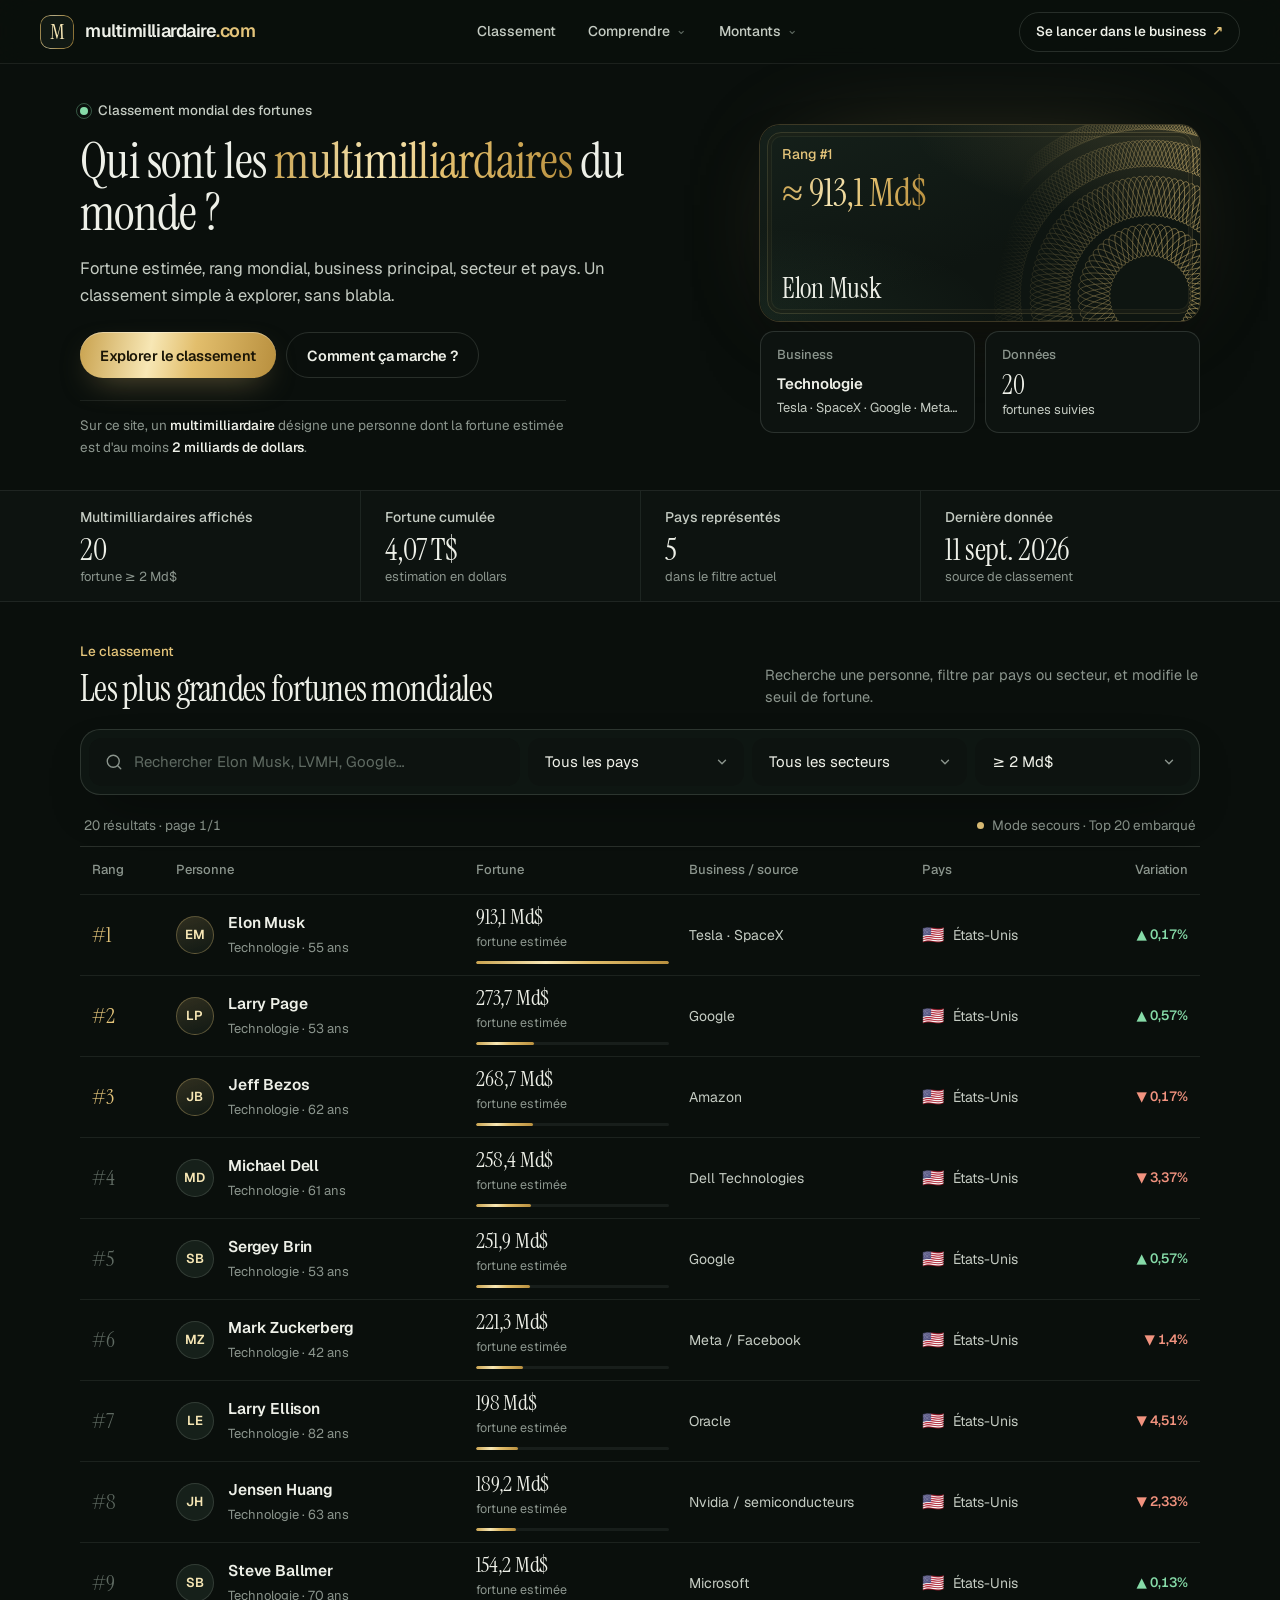
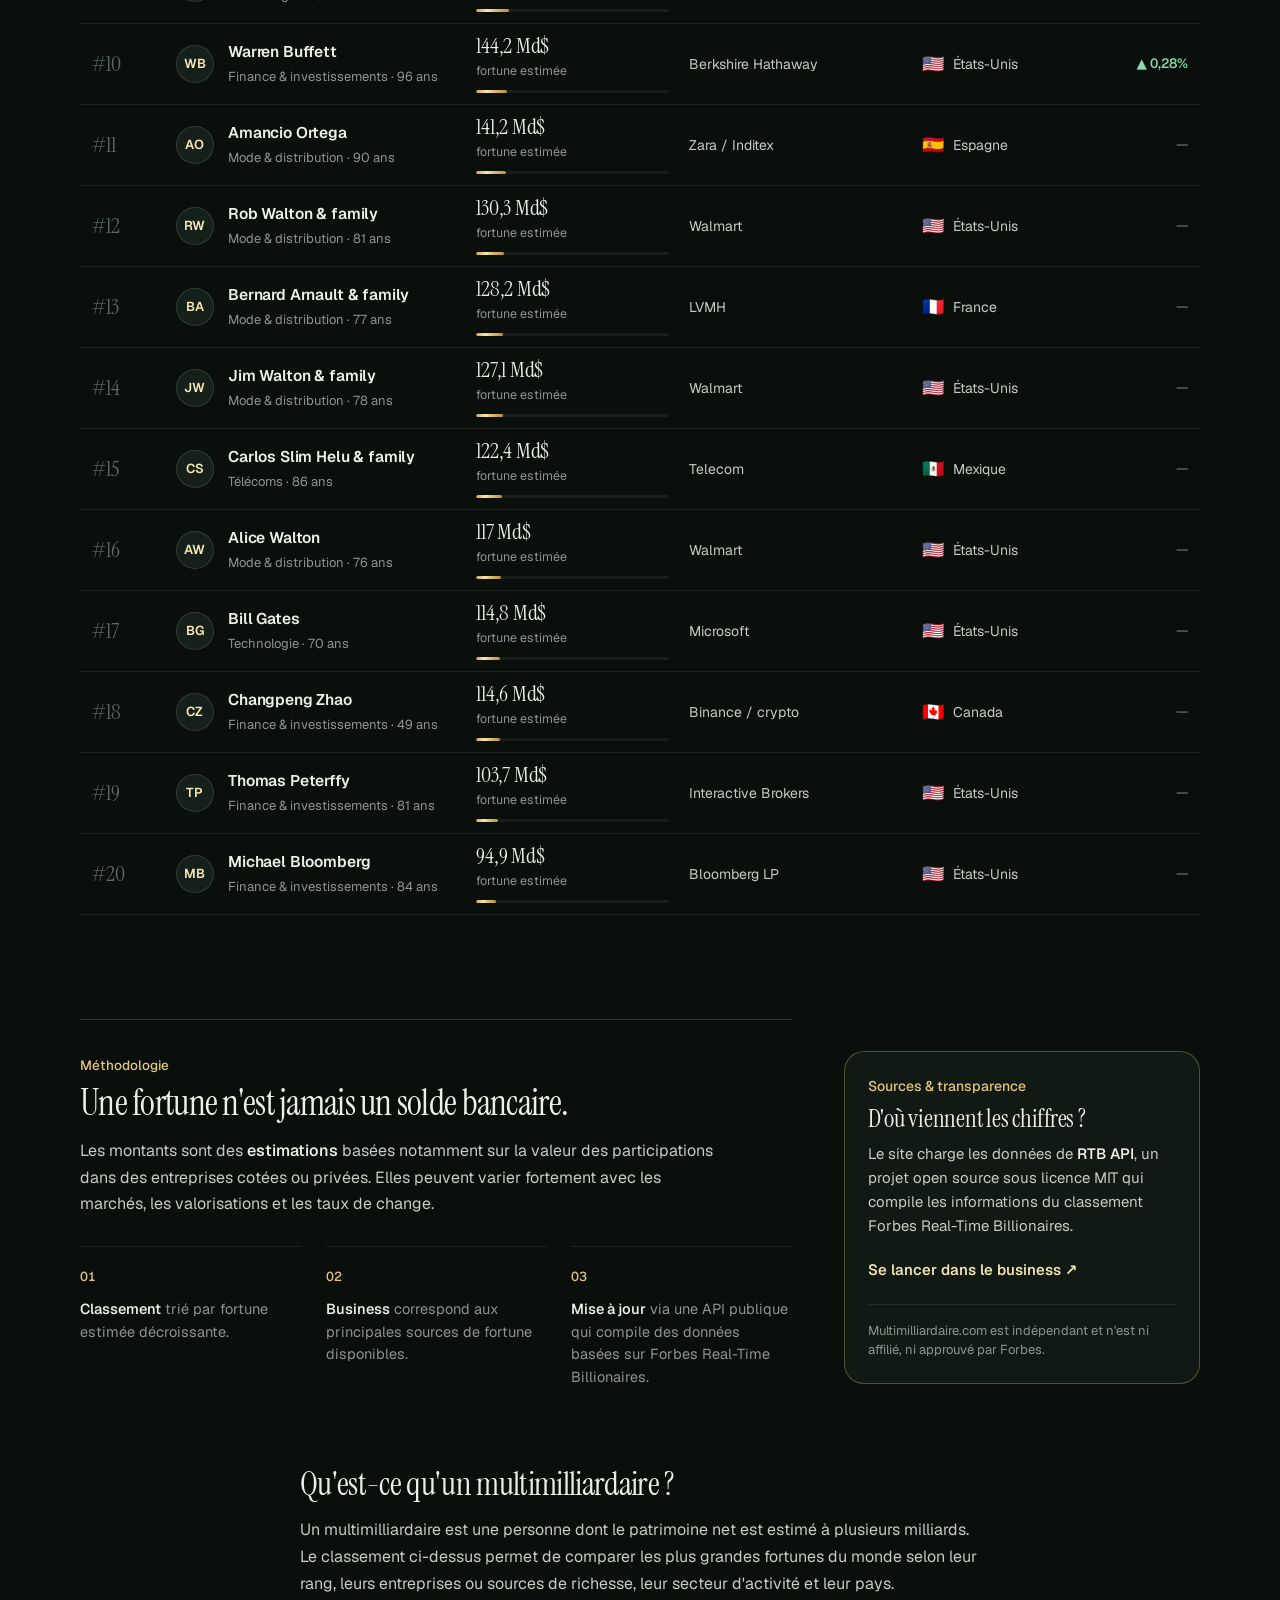
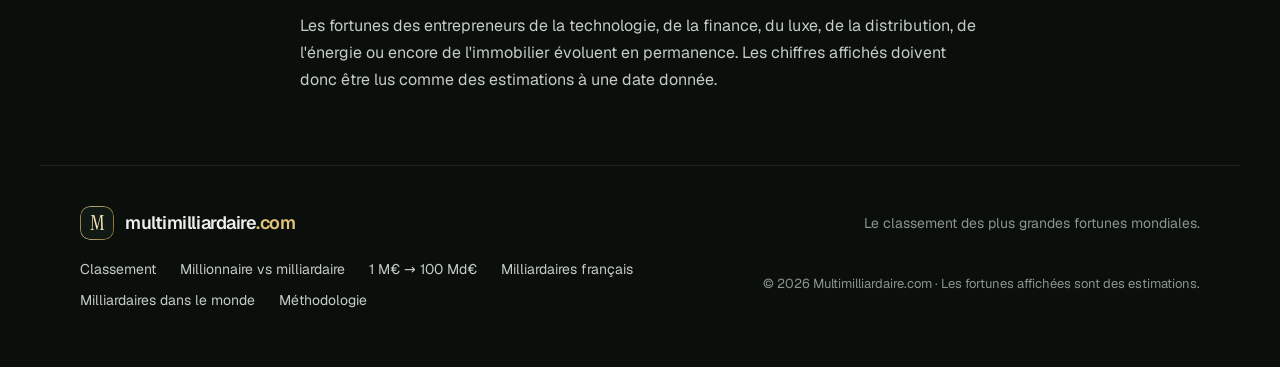
<file: index.html>
<!doctype html>
<html lang="fr">
<head>
  <meta charset="utf-8" />
  <meta name="viewport" content="width=device-width,initial-scale=1,viewport-fit=cover" />
  <title>Multimilliardaire : définition et classement mondial 2026</title>
  <meta name="description" content="Un multimilliardaire possède au moins 2 milliards de dollars. Classement des 2 000+ plus grandes fortunes du monde : rang, fortune, business et pays." />
  <meta name="robots" content="index,follow,max-image-preview:large" />
  <link rel="canonical" href="https://multimilliardaire.com/" />
  <meta name="theme-color" content="#090b0a" />
  <meta property="og:type" content="website" />
  <meta property="og:locale" content="fr_FR" />
  <meta property="og:title" content="Multimilliardaire : définition et classement mondial 2026" />
  <meta property="og:description" content="Un multimilliardaire possède au moins 2 milliards de dollars. Classement des 2 000+ plus grandes fortunes du monde : rang, fortune, business et pays." />
  <meta property="og:url" content="https://multimilliardaire.com/" />
  <meta property="og:image" content="https://multimilliardaire.com/og-image.png" />
  <meta name="twitter:card" content="summary_large_image" />
  <meta name="twitter:title" content="Multimilliardaire : définition et classement mondial 2026" />
  <meta name="twitter:description" content="Un multimilliardaire possède au moins 2 milliards de dollars. Classement des 2 000+ plus grandes fortunes du monde : rang, fortune, business et pays." />
  <meta name="twitter:image" content="https://multimilliardaire.com/og-image.png" />
  <link rel="icon" href="/favicon.svg" type="image/svg+xml" />
  <link rel="manifest" href="/site.webmanifest" />
  <link rel="preload" href="/fonts/instrument-serif-latin-400-normal.woff2" as="font" type="font/woff2" crossorigin />
  <link rel="preload" href="/fonts/geist-latin-wght-normal.woff2" as="font" type="font/woff2" crossorigin />
  <link rel="stylesheet" href="/style.css?v=2" />
  <script type="application/ld+json">
  {
    "@context":"https://schema.org",
    "@type":"WebSite",
    "name":"Multimilliardaire.com",
    "url":"https://multimilliardaire.com/",
    "description":"Classement des plus grandes fortunes mondiales : rang, fortune, business, secteur et pays.",
    "inLanguage":"fr-FR"
  }
  </script>
  <script src="/navigation.js?v=2" defer></script>
</head>
<body>
  <div class="noise" aria-hidden="true"></div>
  <header class="site-header" data-site-header>
    <a class="brand" href="/" aria-label="Multimilliardaire.com — Accueil">
      <span class="brand-mark">M</span>
      <span>multimilliardaire<span class="brand-dot">.com</span></span>
    </a>

    <nav class="desktop-nav" aria-label="Navigation principale">
      <a class="nav-link" href="/#classement">Classement</a>

      <details class="nav-dropdown">
        <summary class="nav-link">Comprendre <span class="nav-chevron" aria-hidden="true">⌄</span></summary>
        <div class="nav-dropdown-menu nav-dropdown-menu-compact">
          <span class="nav-menu-label">Comprendre la richesse</span>
          <a href="/difference-millionnaire-milliardaire/">
            <strong>Millionnaire vs milliardaire</strong>
            <small>La différence expliquée simplement</small>
          </a>
          <a href="/combien-de-milliardaires-en-france/">
            <strong>Milliardaires en France</strong>
            <small>Grandes fortunes françaises</small>
          </a>
          <a href="/combien-de-milliardaires-dans-le-monde/">
            <strong>Milliardaires dans le monde</strong>
            <small>Combien sont-ils en 2026 ?</small>
          </a>
          <a href="/classement-milliardaires-francais/">
            <strong>Milliardaires français</strong>
            <small>Le classement des 59 fortunes</small>
          </a>
          <a href="/femmes-les-plus-riches-du-monde/">
            <strong>Femmes les plus riches</strong>
            <small>Le top 15 mondial</small>
          </a>
          <a href="/#methodologie">
            <strong>Méthodologie</strong>
            <small>Comment lire les fortunes du classement</small>
          </a>
        </div>
      </details>

      <details class="nav-dropdown nav-dropdown-wide">
        <summary class="nav-link">Montants <span class="nav-chevron" aria-hidden="true">⌄</span></summary>
        <div class="nav-dropdown-menu amounts-menu">
          <span class="nav-menu-label">Mettre les grandes sommes à l’échelle</span>
          <div class="amounts-menu-grid">
            <a href="/1-million-euros/"><span>1 M€</span><small>1 million d’euros</small></a>
            <a href="/10-millions-euros/"><span>10 M€</span><small>10 millions d’euros</small></a>
            <a href="/100-millions-euros/"><span>100 M€</span><small>100 millions d’euros</small></a>
            <a href="/1-milliard-euros/"><span>1 Md€</span><small>1 milliard d’euros</small></a>
            <a href="/10-milliards-euros/"><span>10 Md€</span><small>10 milliards d’euros</small></a>
            <a href="/100-milliards-euros/"><span>100 Md€</span><small>100 milliards d’euros</small></a>
          </div>
        </div>
      </details>
    </nav>

    <a class="header-cta" href="https://ecomstrike.com/" target="_blank" rel="noopener noreferrer">Se lancer dans le business <span>↗</span></a>

    <button class="mobile-menu-toggle" type="button" aria-expanded="false" aria-controls="mobile-menu" aria-label="Ouvrir le menu">
      <span></span><span></span>
    </button>

    <div class="mobile-menu" id="mobile-menu" aria-hidden="true">
      <nav aria-label="Navigation mobile">
        <a class="mobile-menu-primary" href="/#classement"><span>Classement</span><b>↗</b></a>

        <div class="mobile-menu-section">
          <span class="mobile-menu-label">Comprendre</span>
          <a href="/difference-millionnaire-milliardaire/">Millionnaire vs milliardaire <b>↗</b></a>
          <a href="/combien-de-milliardaires-en-france/">Milliardaires en France <b>↗</b></a>
          <a href="/combien-de-milliardaires-dans-le-monde/">Milliardaires dans le monde <b>↗</b></a>
          <a href="/classement-milliardaires-francais/">Milliardaires français <b>↗</b></a>
          <a href="/femmes-les-plus-riches-du-monde/">Femmes les plus riches <b>↗</b></a>
          <a href="/#methodologie">Méthodologie <b>↗</b></a>
        </div>

        <div class="mobile-menu-section">
          <span class="mobile-menu-label">Montants</span>
          <div class="mobile-amount-grid">
            <a href="/1-million-euros/">1 M€</a>
            <a href="/10-millions-euros/">10 M€</a>
            <a href="/100-millions-euros/">100 M€</a>
            <a href="/1-milliard-euros/">1 Md€</a>
            <a href="/10-milliards-euros/">10 Md€</a>
            <a href="/100-milliards-euros/">100 Md€</a>
          </div>
        </div>

        <a class="mobile-business-cta" href="https://ecomstrike.com/" target="_blank" rel="noopener noreferrer">Se lancer dans le business <span>↗</span></a>
      </nav>
    </div>
  </header>

  <main>
    <section class="hero">
      <div class="hero-kicker"><span class="pulse"></span> Classement mondial des fortunes</div>
      <h1>Qui sont les<br> <span>multimilliardaires</span><br> du monde ?</h1>
      <p class="hero-copy">Fortune estimée, rang mondial, business principal, secteur et pays. Un classement simple à explorer, sans blabla.</p>
      <div class="hero-actions">
        <a class="button primary" href="#classement">Explorer le classement</a>
        <a class="button ghost" href="#methodologie">Comment ça marche ?</a>
      </div>
      <p class="definition">Sur ce site, un <strong>multimilliardaire</strong> désigne une personne dont la fortune estimée est d'au moins <strong>2 milliards de dollars</strong>.</p>

      <div class="hero-orbit" aria-hidden="true">
        <div class="orbit-line orbit-1"></div>
        <div class="orbit-line orbit-2"></div>
        <div class="money-card mc-1"><small>RANG #1</small><strong id="heroTopName">Elon Musk</strong><span id="heroTopWorth">≈ 892 Md$</span></div>
        <div class="money-card mc-2"><small>BUSINESS</small><strong>Technologie</strong><span>Tesla · SpaceX · Google · Meta…</span></div>
        <div class="money-card mc-3"><small>DONNÉES</small><strong id="heroCount">3 000+</strong><span>fortunes suivies</span></div>
      </div>
    </section>

    <section class="stats-wrap" aria-label="Statistiques du classement">
      <div class="stats-grid">
        <article><span>Multimilliardaires affichés</span><strong id="statCount">—</strong><small>fortune ≥ 2 Md$</small></article>
        <article><span>Fortune cumulée</span><strong id="statTotal">—</strong><small>estimation en dollars</small></article>
        <article><span>Pays représentés</span><strong id="statCountries">—</strong><small>dans le filtre actuel</small></article>
        <article><span>Dernière donnée</span><strong id="statDate">—</strong><small>source de classement</small></article>
      </div>
    </section>

    <section class="ranking" id="classement">
      <div class="section-heading">
        <div>
          <span class="eyebrow">LE CLASSEMENT</span>
          <h2>Les plus grandes fortunes mondiales</h2>
        </div>
        <p>Recherche une personne, filtre par pays ou secteur, et modifie le seuil de fortune.</p>
      </div>

      <div class="toolbar" role="search">
        <label class="search-field">
          <span class="sr-only">Rechercher une personne ou un business</span>
          <svg viewBox="0 0 24 24" aria-hidden="true"><path d="m21 21-4.35-4.35m2.35-5.65a8 8 0 1 1-16 0 8 8 0 0 1 16 0Z"/></svg>
          <input id="searchInput" type="search" autocomplete="off" placeholder="Rechercher Elon Musk, LVMH, Google…" />
        </label>
        <label><span class="sr-only">Pays</span><select id="countryFilter"><option value="all">Tous les pays</option></select></label>
        <label><span class="sr-only">Secteur</span><select id="industryFilter"><option value="all">Tous les secteurs</option></select></label>
        <label><span class="sr-only">Fortune minimale</span><select id="worthFilter">
          <option value="2" selected>≥ 2 Md$</option>
          <option value="1">≥ 1 Md$</option>
          <option value="5">≥ 5 Md$</option>
          <option value="10">≥ 10 Md$</option>
          <option value="50">≥ 50 Md$</option>
          <option value="100">≥ 100 Md$</option>
        </select></label>
      </div>

      <div class="ranking-meta">
        <span id="resultCount">Chargement du classement…</span>
        <span id="dataStatus" class="status"><i></i> Connexion à la source…</span>
      </div>

      <div class="table-shell">
        <div class="table-head" aria-hidden="true">
          <span>Rang</span><span>Personne</span><span>Fortune</span><span>Business / source</span><span>Pays</span><span>Variation</span>
        </div>
        <div id="rankingRows" class="ranking-rows" aria-live="polite">
          <div class="loading-row"><div class="spinner"></div><span>Chargement des fortunes…</span></div>
        </div>
      </div>

      <div class="pagination" id="pagination" aria-label="Pagination"></div>
    </section>

    <section class="method" id="methodologie">
      <div class="method-card">
        <span class="eyebrow">MÉTHODOLOGIE</span>
        <h2>Une fortune n'est jamais un solde bancaire.</h2>
        <p>Les montants sont des <strong>estimations</strong> basées notamment sur la valeur des participations dans des entreprises cotées ou privées. Elles peuvent varier fortement avec les marchés, les valorisations et les taux de change.</p>
        <div class="method-points">
          <div><b>01</b><span><strong>Classement</strong> trié par fortune estimée décroissante.</span></div>
          <div><b>02</b><span><strong>Business</strong> correspond aux principales sources de fortune disponibles.</span></div>
          <div><b>03</b><span><strong>Mise à jour</strong> via une API publique qui compile des données basées sur Forbes Real-Time Billionaires.</span></div>
        </div>
      </div>
      <aside class="source-card">
        <span>Sources & transparence</span>
        <h3>D'où viennent les chiffres ?</h3>
        <p>Le site charge les données de <strong>RTB API</strong>, un projet open source sous licence MIT qui compile les informations du classement Forbes Real-Time Billionaires.</p>
        <a href="https://ecomstrike.com/" target="_blank" rel="noopener noreferrer">Se lancer dans le business ↗</a>
        <small>Multimilliardaire.com est indépendant et n'est ni affilié, ni approuvé par Forbes.</small>
      </aside>
    </section>

    <section class="seo-copy">
      <h2>Qu'est-ce qu'un multimilliardaire ?</h2>
      <p>Un multimilliardaire est une personne dont le patrimoine net est estimé à plusieurs milliards. Le classement ci-dessus permet de comparer les plus grandes fortunes du monde selon leur rang, leurs entreprises ou sources de richesse, leur secteur d'activité et leur pays.</p>
      <p>Les fortunes des entrepreneurs de la technologie, de la finance, du luxe, de la distribution, de l'énergie ou encore de l'immobilier évoluent en permanence. Les chiffres affichés doivent donc être lus comme des estimations à une date donnée.</p>
    </section>
  </main>

  <footer>
    <a class="brand footer-brand" href="/"><span class="brand-mark">M</span><span>multimilliardaire<span class="brand-dot">.com</span></span></a>
    <p>Le classement des plus grandes fortunes mondiales.</p>
    <div><a href="#classement">Classement</a><a href="/difference-millionnaire-milliardaire/">Millionnaire vs milliardaire</a><a href="/1-million-euros/">1 M€ → 100 Md€</a><a href="/classement-milliardaires-francais/">Milliardaires français</a><a href="/combien-de-milliardaires-dans-le-monde/">Milliardaires dans le monde</a><a href="#methodologie">Méthodologie</a></div>
    <small>© <span id="year"></span> Multimilliardaire.com · Les fortunes affichées sont des estimations.</small>
  </footer>

  <script src="/script.js?v=2" defer></script>
</body>
</html>
</file>
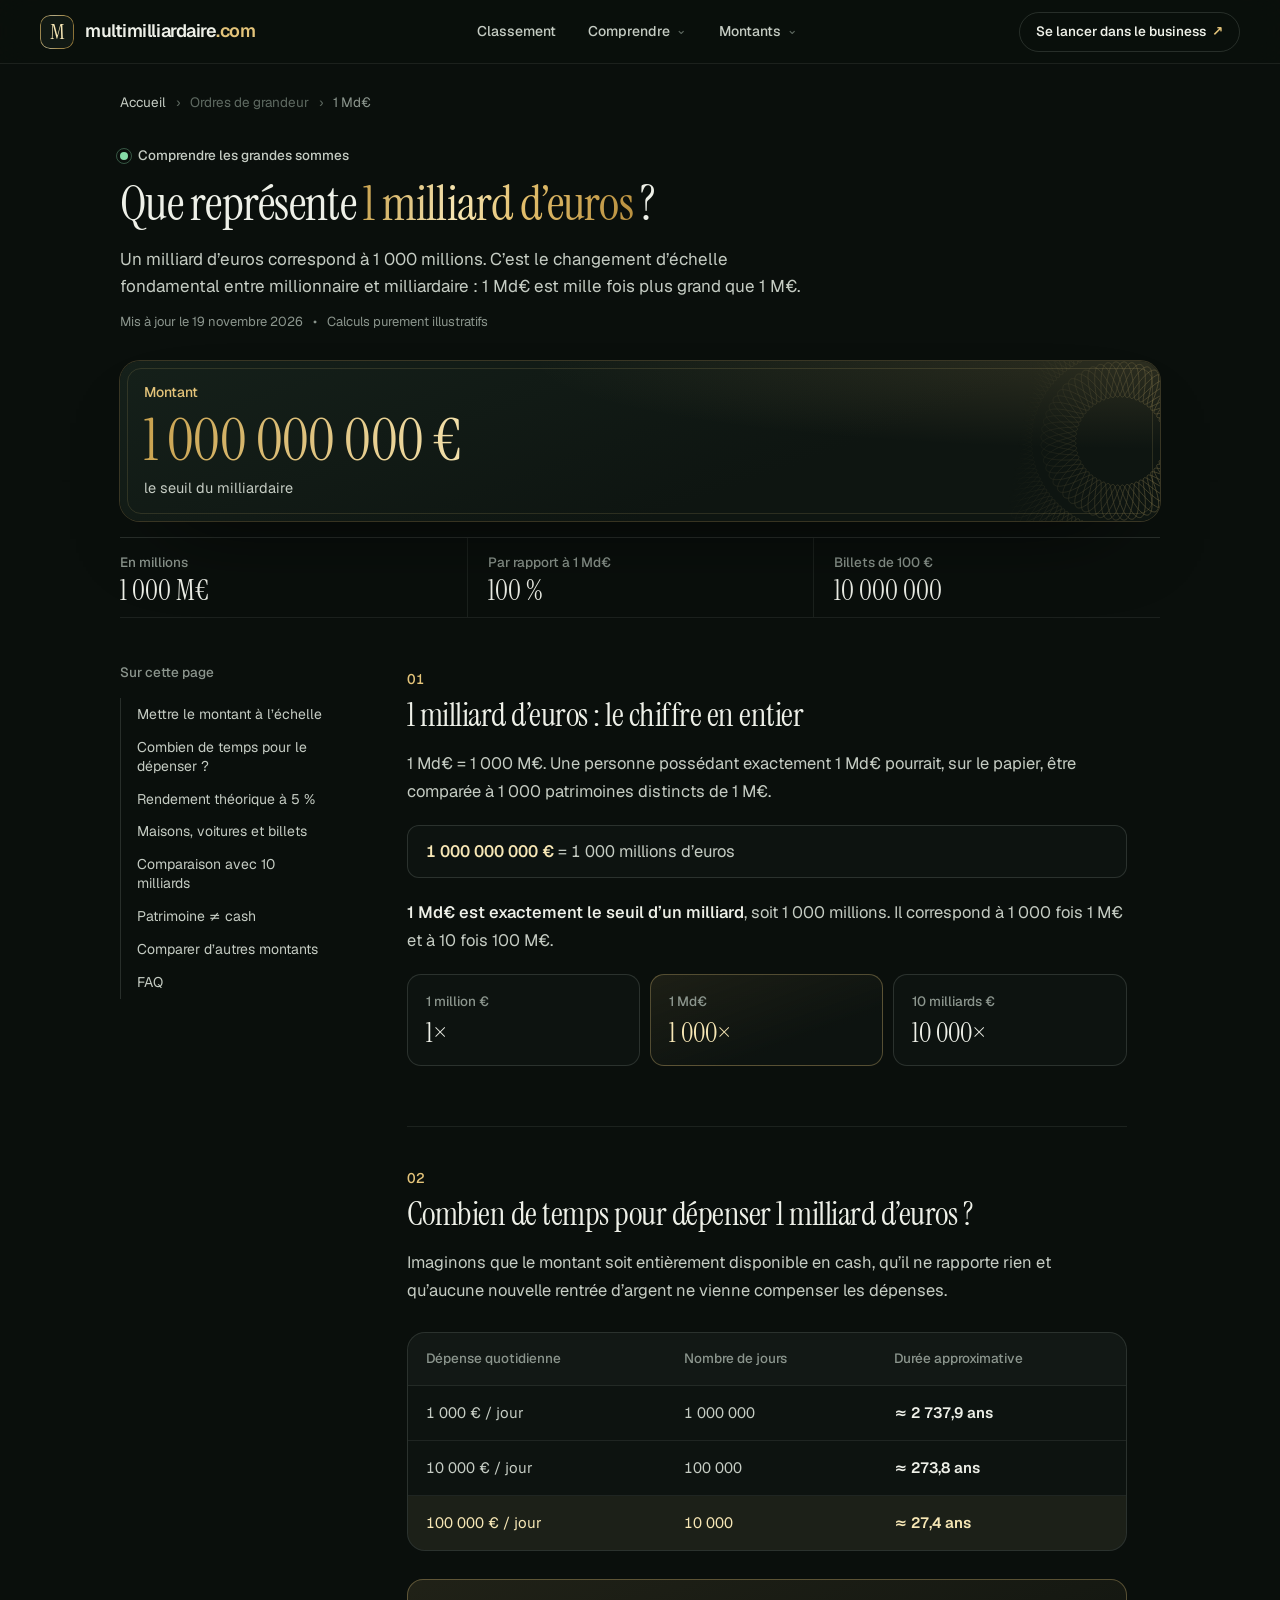
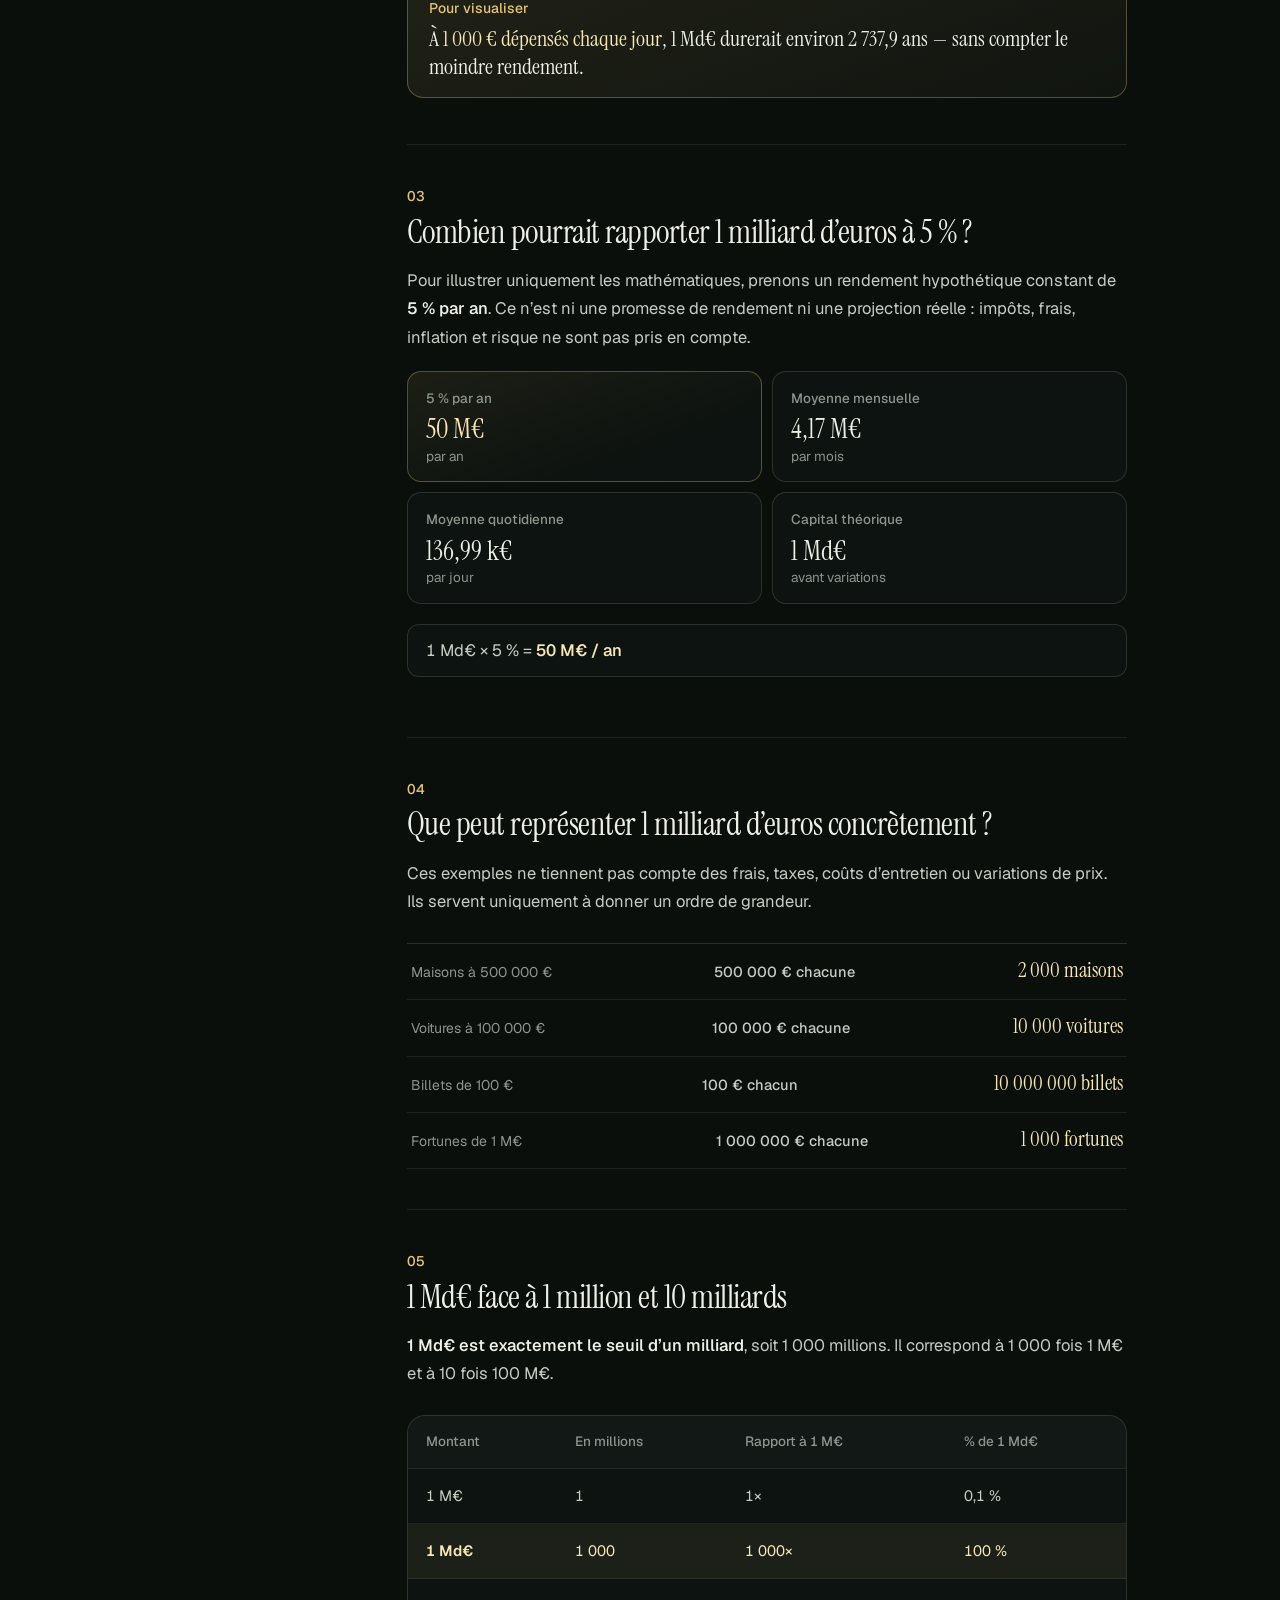
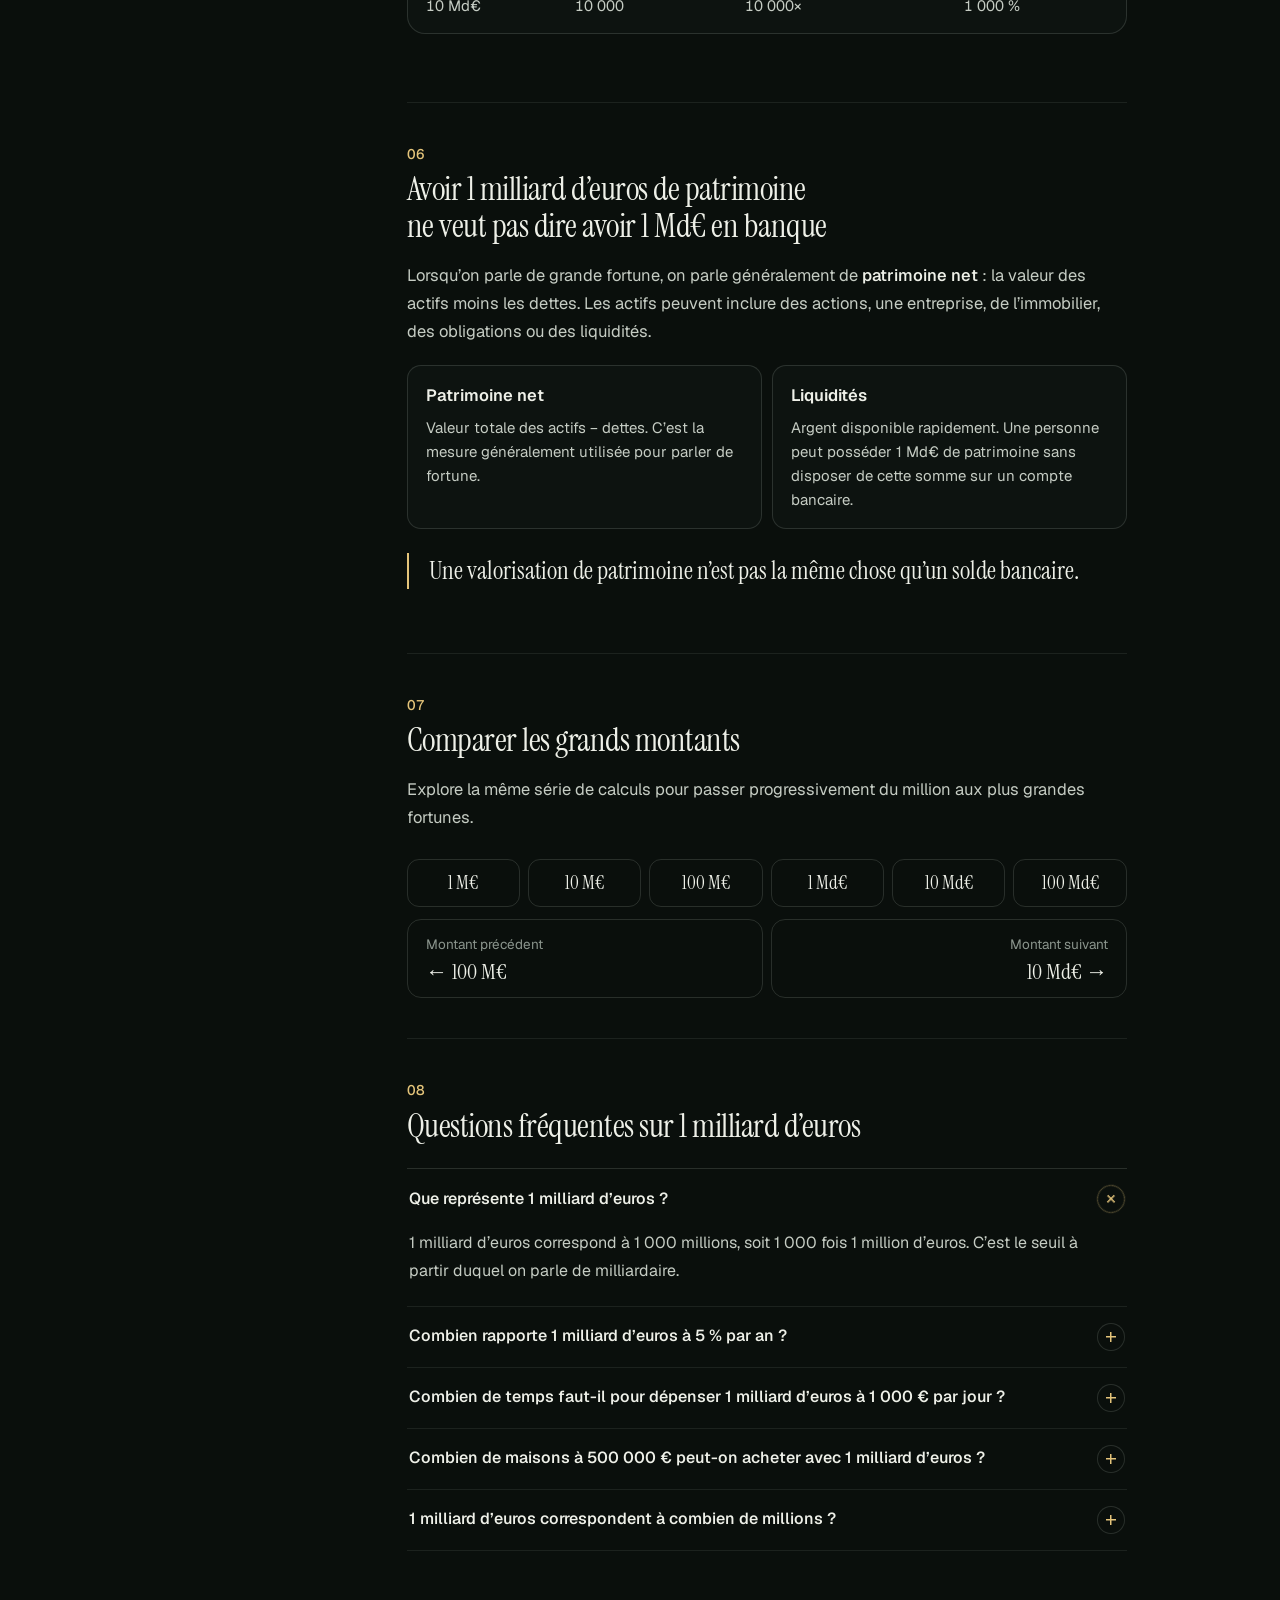
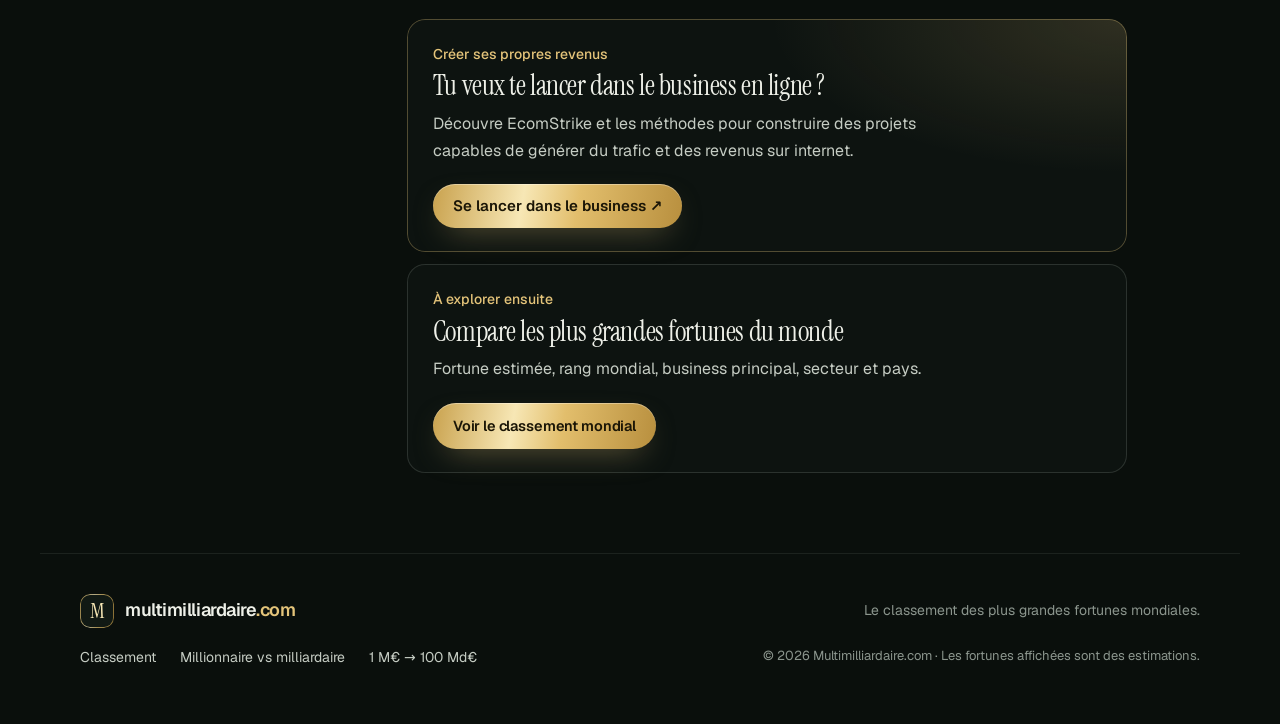
<file: 1-milliard-euros/index.html>
<!doctype html>
<html lang="fr">
<head>
  <meta charset="utf-8" />
  <meta name="viewport" content="width=device-width,initial-scale=1,viewport-fit=cover" />
  <title>1 milliard d’euros : 2 738 ans pour le dépenser à 1 000 €/jour</title>
  <meta name="description" content="Que représente 1 milliard d’euros ? 1 000 millions, 10 millions de billets de 100 €, 50 M€ par an à 5 %, 2 000 maisons : le milliard expliqué en chiffres." />
  <meta name="robots" content="index,follow,max-image-preview:large" />
  <link rel="canonical" href="https://multimilliardaire.com/1-milliard-euros/" />
  <meta name="theme-color" content="#090b0a" />
  <meta property="og:type" content="article" />
  <meta property="og:locale" content="fr_FR" />
  <meta property="og:site_name" content="Multimilliardaire.com" />
  <meta property="og:title" content="1 milliard d’euros : 2 738 ans pour le dépenser à 1 000 €/jour" />
  <meta property="og:description" content="Que représente 1 milliard d’euros ? 1 000 millions, 10 millions de billets de 100 €, 50 M€ par an à 5 %, 2 000 maisons : le milliard expliqué en chiffres." />
  <meta property="og:url" content="https://multimilliardaire.com/1-milliard-euros/" />
  <meta property="og:image" content="https://multimilliardaire.com/og-image.png" />
  <meta property="article:published_time" content="2026-09-22" />
  <meta property="article:modified_time" content="2026-11-19" />
  <meta name="twitter:card" content="summary_large_image" />
  <meta name="twitter:title" content="1 milliard d’euros : 2 738 ans pour le dépenser à 1 000 €/jour" />
  <meta name="twitter:description" content="Que représente 1 milliard d’euros ? 1 000 millions, 10 millions de billets de 100 €, 50 M€ par an à 5 %, 2 000 maisons : le milliard expliqué en chiffres." />
  <meta name="twitter:image" content="https://multimilliardaire.com/og-image.png" />
  <link rel="icon" href="/favicon.svg" type="image/svg+xml" />
  <link rel="manifest" href="/site.webmanifest" />
  <link rel="preload" href="/fonts/instrument-serif-latin-400-normal.woff2" as="font" type="font/woff2" crossorigin />
  <link rel="preload" href="/fonts/geist-latin-wght-normal.woff2" as="font" type="font/woff2" crossorigin />
  <link rel="stylesheet" href="/style.css?v=2" />
  <link rel="stylesheet" href="/guide.css?v=2" />
  <script type="application/ld+json">{"@context":"https://schema.org","@graph":[{"@type":"Article","headline":"Que représente 1 milliard d’euros ?","description":"Que représente 1 milliard d’euros ? Comparaisons concrètes, rendement théorique à 5 %, dépenses, immobilier et équivalent en millions ou milliards.","datePublished":"2026-09-22","dateModified":"2026-11-19","inLanguage":"fr-FR","mainEntityOfPage":"https://multimilliardaire.com/1-milliard-euros/","publisher":{"@type":"Organization","name":"Multimilliardaire.com","url":"https://multimilliardaire.com/"},"image":"https://multimilliardaire.com/og-image.png"},{"@type":"BreadcrumbList","itemListElement":[{"@type":"ListItem","position":1,"name":"Accueil","item":"https://multimilliardaire.com/"},{"@type":"ListItem","position":2,"name":"1 milliard d’euros","item":"https://multimilliardaire.com/1-milliard-euros/"}]},{"@type":"FAQPage","mainEntity":[{"@type":"Question","name":"Que représente 1 milliard d’euros ?","acceptedAnswer":{"@type":"Answer","text":"1 milliard d’euros correspond à 1 000 millions, soit 1 000 fois 1 million d’euros. C’est le seuil à partir duquel on parle de milliardaire."}},{"@type":"Question","name":"Combien rapporte 1 milliard d’euros à 5 % par an ?","acceptedAnswer":{"@type":"Answer","text":"À titre purement mathématique, 5 % de 1 milliard d’euros représente 50 M€ par an, soit environ 4,17 M€ par mois avant impôts, frais, inflation et variations de valeur."}},{"@type":"Question","name":"Combien de temps faut-il pour dépenser 1 milliard d’euros à 1 000 € par jour ?","acceptedAnswer":{"@type":"Answer","text":"Sans rendement et en dépensant exactement 1 000 € par jour, il faudrait 1 000 000 jours, soit environ 2 737,9 ans."}},{"@type":"Question","name":"Combien de maisons à 500 000 € peut-on acheter avec 1 milliard d’euros ?","acceptedAnswer":{"@type":"Answer","text":"Mathématiquement, 1 milliard d’euros équivaut au prix de 2 000 maisons à 500 000 €, sans tenir compte des frais, taxes ou autres coûts."}},{"@type":"Question","name":"1 milliard d’euros correspondent à combien de millions ?","acceptedAnswer":{"@type":"Answer","text":"1 milliard d’euros correspondent à 1 000 millions."}}]}]}</script>
  <script src="/navigation.js?v=2" defer></script>
</head>
<body class="article-page amount-page">
  <div class="noise" aria-hidden="true"></div>
  <header class="site-header" data-site-header>
    <a class="brand" href="/" aria-label="Multimilliardaire.com — Accueil">
      <span class="brand-mark">M</span>
      <span>multimilliardaire<span class="brand-dot">.com</span></span>
    </a>

    <nav class="desktop-nav" aria-label="Navigation principale">
      <a class="nav-link" href="/#classement">Classement</a>

      <details class="nav-dropdown">
        <summary class="nav-link">Comprendre <span class="nav-chevron" aria-hidden="true">⌄</span></summary>
        <div class="nav-dropdown-menu nav-dropdown-menu-compact">
          <span class="nav-menu-label">Comprendre la richesse</span>
          <a href="/difference-millionnaire-milliardaire/">
            <strong>Millionnaire vs milliardaire</strong>
            <small>La différence expliquée simplement</small>
          </a>
          <a href="/combien-de-milliardaires-en-france/">
            <strong>Milliardaires en France</strong>
            <small>Grandes fortunes françaises</small>
          </a>
          <a href="/combien-de-milliardaires-dans-le-monde/">
            <strong>Milliardaires dans le monde</strong>
            <small>Combien sont-ils en 2026 ?</small>
          </a>
          <a href="/classement-milliardaires-francais/">
            <strong>Milliardaires français</strong>
            <small>Le classement des 59 fortunes</small>
          </a>
          <a href="/femmes-les-plus-riches-du-monde/">
            <strong>Femmes les plus riches</strong>
            <small>Le top 15 mondial</small>
          </a>
          <a href="/#methodologie">
            <strong>Méthodologie</strong>
            <small>Comment lire les fortunes du classement</small>
          </a>
        </div>
      </details>

      <details class="nav-dropdown nav-dropdown-wide">
        <summary class="nav-link">Montants <span class="nav-chevron" aria-hidden="true">⌄</span></summary>
        <div class="nav-dropdown-menu amounts-menu">
          <span class="nav-menu-label">Mettre les grandes sommes à l’échelle</span>
          <div class="amounts-menu-grid">
            <a href="/1-million-euros/"><span>1 M€</span><small>1 million d’euros</small></a>
            <a href="/10-millions-euros/"><span>10 M€</span><small>10 millions d’euros</small></a>
            <a href="/100-millions-euros/"><span>100 M€</span><small>100 millions d’euros</small></a>
            <a href="/1-milliard-euros/"><span>1 Md€</span><small>1 milliard d’euros</small></a>
            <a href="/10-milliards-euros/"><span>10 Md€</span><small>10 milliards d’euros</small></a>
            <a href="/100-milliards-euros/"><span>100 Md€</span><small>100 milliards d’euros</small></a>
          </div>
        </div>
      </details>
    </nav>

    <a class="header-cta" href="https://ecomstrike.com/" target="_blank" rel="noopener noreferrer">Se lancer dans le business <span>↗</span></a>

    <button class="mobile-menu-toggle" type="button" aria-expanded="false" aria-controls="mobile-menu" aria-label="Ouvrir le menu">
      <span></span><span></span>
    </button>

    <div class="mobile-menu" id="mobile-menu" aria-hidden="true">
      <nav aria-label="Navigation mobile">
        <a class="mobile-menu-primary" href="/#classement"><span>Classement</span><b>↗</b></a>

        <div class="mobile-menu-section">
          <span class="mobile-menu-label">Comprendre</span>
          <a href="/difference-millionnaire-milliardaire/">Millionnaire vs milliardaire <b>↗</b></a>
          <a href="/combien-de-milliardaires-en-france/">Milliardaires en France <b>↗</b></a>
          <a href="/combien-de-milliardaires-dans-le-monde/">Milliardaires dans le monde <b>↗</b></a>
          <a href="/classement-milliardaires-francais/">Milliardaires français <b>↗</b></a>
          <a href="/femmes-les-plus-riches-du-monde/">Femmes les plus riches <b>↗</b></a>
          <a href="/#methodologie">Méthodologie <b>↗</b></a>
        </div>

        <div class="mobile-menu-section">
          <span class="mobile-menu-label">Montants</span>
          <div class="mobile-amount-grid">
            <a href="/1-million-euros/">1 M€</a>
            <a href="/10-millions-euros/">10 M€</a>
            <a href="/100-millions-euros/">100 M€</a>
            <a href="/1-milliard-euros/">1 Md€</a>
            <a href="/10-milliards-euros/">10 Md€</a>
            <a href="/100-milliards-euros/">100 Md€</a>
          </div>
        </div>

        <a class="mobile-business-cta" href="https://ecomstrike.com/" target="_blank" rel="noopener noreferrer">Se lancer dans le business <span>↗</span></a>
      </nav>
    </div>
  </header>

  <main class="guide-main">
    <article>
      <header class="guide-hero amount-hero">
        <nav class="breadcrumbs" aria-label="Fil d’Ariane"><a href="/">Accueil</a><span>›</span><span>Ordres de grandeur</span><span>›</span><span>1 Md€</span></nav>
        <div class="hero-kicker"><span class="pulse"></span> Comprendre les grandes sommes</div>
        <h1>Que représente <span>1 milliard d’euros</span> ?</h1>
        <p class="guide-lead">Un milliard d’euros correspond à 1 000 millions. C’est le changement d’échelle fondamental entre millionnaire et milliardaire : 1 Md€ est mille fois plus grand que 1 M€.</p>
        <div class="guide-meta"><span>Mis à jour le 19 novembre 2026</span><span>•</span><span>Calculs purement illustratifs</span></div>

        <div class="amount-display">
          <span>Montant</span>
          <strong>1 000 000 000 €</strong>
          <small>le seuil du milliardaire</small>
        </div>
        <div class="metric-strip">
          <div><span>En millions</span><strong>1 000 M€</strong></div>
          <div><span>Par rapport à 1 Md€</span><strong>100 %</strong></div>
          <div><span>Billets de 100 €</span><strong>10 000 000</strong></div>
        </div>
      </header>

      <div class="guide-layout">
        <aside class="toc-card">
          <span class="toc-title">Sur cette page</span>
          <nav>
            <a href="#echelle">Mettre le montant à l’échelle</a>
            <a href="#depenses">Combien de temps pour le dépenser ?</a>
            <a href="#rendement">Rendement théorique à 5 %</a>
            <a href="#achats">Maisons, voitures et billets</a>
            <a href="#milliard">Comparaison avec 10 milliards</a>
            <a href="#patrimoine">Patrimoine ≠ cash</a>
            <a href="#autres-montants">Comparer d’autres montants</a>
            <a href="#faq">FAQ</a>
          </nav>
        </aside>

        <div class="guide-content">
          <section id="echelle">
            <span class="section-number">01</span>
            <h2>1 milliard d’euros : le chiffre en entier</h2>
            <p>1 Md€ = 1 000 M€. Une personne possédant exactement 1 Md€ pourrait, sur le papier, être comparée à 1 000 patrimoines distincts de 1 M€.</p>
            <div class="formula"><strong>1 000 000 000 €</strong> = 1 000 millions d’euros</div>
            <p><strong>1 Md€ est exactement le seuil d’un milliard</strong>, soit 1 000 millions. Il correspond à 1 000 fois 1 M€ et à 10 fois 100 M€.</p>
            <div class="scale-compare">
              <div><span>1 million €</span><strong>1×</strong></div>
              <div class="current"><span>1 Md€</span><strong>1 000×</strong></div>
              <div><span>10 milliards €</span><strong>10 000×</strong></div>
            </div>
          </section>

          <section id="depenses">
            <span class="section-number">02</span>
            <h2>Combien de temps pour dépenser 1 milliard d’euros ?</h2>
            <p>Imaginons que le montant soit entièrement disponible en cash, qu’il ne rapporte rien et qu’aucune nouvelle rentrée d’argent ne vienne compenser les dépenses.</p>
            <div class="comparison-table spend-table" role="region" aria-label="Temps nécessaire pour dépenser 1 milliard d’euros" tabindex="0">
              <table><thead><tr><th>Dépense quotidienne</th><th>Nombre de jours</th><th>Durée approximative</th></tr></thead><tbody>
                <tr><td>1 000 € / jour</td><td>1 000 000</td><td><strong>≈ 2 737,9 ans</strong></td></tr>
                <tr><td>10 000 € / jour</td><td>100 000</td><td><strong>≈ 273,8 ans</strong></td></tr>
                <tr class="table-gold"><td>100 000 € / jour</td><td>10 000</td><td><strong>≈ 27,4 ans</strong></td></tr>
              </tbody></table>
            </div>
            <div class="analogy-card"><small>Pour visualiser</small><p>À <strong>1 000 € dépensés chaque jour</strong>, 1 Md€ durerait environ 2 737,9 ans — sans compter le moindre rendement.</p></div>
          </section>

          <section id="rendement">
            <span class="section-number">03</span>
            <h2>Combien pourrait rapporter 1 milliard d’euros à 5 % ?</h2>
            <p>Pour illustrer uniquement les mathématiques, prenons un rendement hypothétique constant de <strong>5 % par an</strong>. Ce n’est ni une promesse de rendement ni une projection réelle : impôts, frais, inflation et risque ne sont pas pris en compte.</p>
            <div class="yield-grid amount-yield">
              <div class="gold-card"><span>5 % par an</span><strong>50 M€</strong><small>par an</small></div>
              <div><span>Moyenne mensuelle</span><strong>4,17 M€</strong><small>par mois</small></div>
              <div><span>Moyenne quotidienne</span><strong>136,99 k€</strong><small>par jour</small></div>
              <div><span>Capital théorique</span><strong>1 Md€</strong><small>avant variations</small></div>
            </div>
            <div class="formula">1 Md€ × 5 % = <strong>50 M€ / an</strong></div>
          </section>

          <section id="achats">
            <span class="section-number">04</span>
            <h2>Que peut représenter 1 milliard d’euros concrètement ?</h2>
            <p>Ces exemples ne tiennent pas compte des frais, taxes, coûts d’entretien ou variations de prix. Ils servent uniquement à donner un ordre de grandeur.</p>
            <div class="visual-list amount-visuals">
              <div><span>Maisons à 500 000 €</span><b>500 000 € chacune</b><strong>2 000 maisons</strong></div>
              <div><span>Voitures à 100 000 €</span><b>100 000 € chacune</b><strong>10 000 voitures</strong></div>
              <div><span>Billets de 100 €</span><b>100 € chacun</b><strong>10 000 000 billets</strong></div>
              <div><span>Fortunes de 1 M€</span><b>1 000 000 € chacune</b><strong>1 000 fortunes</strong></div>
            </div>
          </section>

          <section id="milliard">
            <span class="section-number">05</span>
            <h2>1 Md€ face à 1 million et 10 milliards</h2>
            <p><strong>1 Md€ est exactement le seuil d’un milliard</strong>, soit 1 000 millions. Il correspond à 1 000 fois 1 M€ et à 10 fois 100 M€.</p>
            <div class="comparison-table" role="region" aria-label="Comparaison des ordres de grandeur" tabindex="0">
              <table><thead><tr><th>Montant</th><th>En millions</th><th>Rapport à 1 M€</th><th>% de 1 Md€</th></tr></thead><tbody>
                <tr><td>1 M€</td><td>1</td><td>1×</td><td>0,1 %</td></tr>
                <tr class="table-gold"><td><strong>1 Md€</strong></td><td>1 000</td><td>1 000×</td><td>100 %</td></tr>
                <tr><td>10 Md€</td><td>10 000</td><td>10 000×</td><td>1 000 %</td></tr>
              </tbody></table>
            </div>
          </section>

          <section id="patrimoine">
            <span class="section-number">06</span>
            <h2>Avoir 1 milliard d’euros de patrimoine ne veut pas dire avoir 1 Md€ en banque</h2>
            <p>Lorsqu’on parle de grande fortune, on parle généralement de <strong>patrimoine net</strong> : la valeur des actifs moins les dettes. Les actifs peuvent inclure des actions, une entreprise, de l’immobilier, des obligations ou des liquidités.</p>
            <div class="mini-definitions">
              <div><strong>Patrimoine net</strong><p>Valeur totale des actifs − dettes. C’est la mesure généralement utilisée pour parler de fortune.</p></div>
              <div><strong>Liquidités</strong><p>Argent disponible rapidement. Une personne peut posséder 1 Md€ de patrimoine sans disposer de cette somme sur un compte bancaire.</p></div>
            </div>
            <blockquote>Une valorisation de patrimoine n’est pas la même chose qu’un solde bancaire.</blockquote>
          </section>

          <section id="autres-montants">
            <span class="section-number">07</span>
            <h2>Comparer les grands montants</h2>
            <p>Explore la même série de calculs pour passer progressivement du million aux plus grandes fortunes.</p>
            <nav class="wealth-nav" aria-label="Autres montants"><a href="/1-million-euros/">1 M€</a><a href="/10-millions-euros/">10 M€</a><a href="/100-millions-euros/">100 M€</a><a href="/1-milliard-euros/">1 Md€</a><a href="/10-milliards-euros/">10 Md€</a><a href="/100-milliards-euros/">100 Md€</a></nav>
            <div class="wealth-step-row"><a class="wealth-step" href="/100-millions-euros/"><small>Montant précédent</small><strong>← 100 M€</strong></a><a class="wealth-step wealth-step-next" href="/10-milliards-euros/"><small>Montant suivant</small><strong>10 Md€ →</strong></a></div>
          </section>

          <section id="faq" class="faq-section">
            <span class="section-number">08</span>
            <h2>Questions fréquentes sur 1 milliard d’euros</h2>
            <div class="faq-list">
              <details open><summary>Que représente 1 milliard d’euros ?</summary><p>1 milliard d’euros correspond à 1 000 millions, soit 1 000 fois 1 million d’euros. C’est le seuil à partir duquel on parle de milliardaire.</p></details><details><summary>Combien rapporte 1 milliard d’euros à 5 % par an ?</summary><p>À titre purement mathématique, 5 % de 1 milliard d’euros représente 50 M€ par an, soit environ 4,17 M€ par mois avant impôts, frais, inflation et variations de valeur.</p></details><details><summary>Combien de temps faut-il pour dépenser 1 milliard d’euros à 1 000 € par jour ?</summary><p>Sans rendement et en dépensant exactement 1 000 € par jour, il faudrait 1 000 000 jours, soit environ 2 737,9 ans.</p></details><details><summary>Combien de maisons à 500 000 € peut-on acheter avec 1 milliard d’euros ?</summary><p>Mathématiquement, 1 milliard d’euros équivaut au prix de 2 000 maisons à 500 000 €, sans tenir compte des frais, taxes ou autres coûts.</p></details><details><summary>1 milliard d’euros correspondent à combien de millions ?</summary><p>1 milliard d’euros correspondent à 1 000 millions.</p></details>
            </div>
          </section>

          <aside class="business-cta">
            <span>Créer ses propres revenus</span>
            <h2>Tu veux te lancer dans le business en ligne ?</h2>
            <p>Découvre EcomStrike et les méthodes pour construire des projets capables de générer du trafic et des revenus sur internet.</p>
            <a href="https://ecomstrike.com/" target="_blank" rel="noopener noreferrer">Se lancer dans le business ↗</a>
          </aside>

          <div class="back-ranking">
            <span>À explorer ensuite</span>
            <h2>Compare les plus grandes fortunes du monde</h2>
            <p>Fortune estimée, rang mondial, business principal, secteur et pays.</p>
            <a class="button primary" href="/#classement">Voir le classement mondial</a>
          </div>
        </div>
      </div>
    </article>
  </main>

  <footer>
    <a class="brand footer-brand" href="/"><span class="brand-mark">M</span><span>multimilliardaire<span class="brand-dot">.com</span></span></a>
    <p>Le classement des plus grandes fortunes mondiales.</p>
    <div><a href="/#classement">Classement</a><a href="/difference-millionnaire-milliardaire/">Millionnaire vs milliardaire</a><a href="/1-million-euros/">1 M€ → 100 Md€</a></div>
    <small>© <span id="year"></span> Multimilliardaire.com · Les fortunes affichées sont des estimations.</small>
  </footer>
  <script>document.getElementById('year').textContent = new Date().getFullYear();</script>
</body>
</html>
</file>
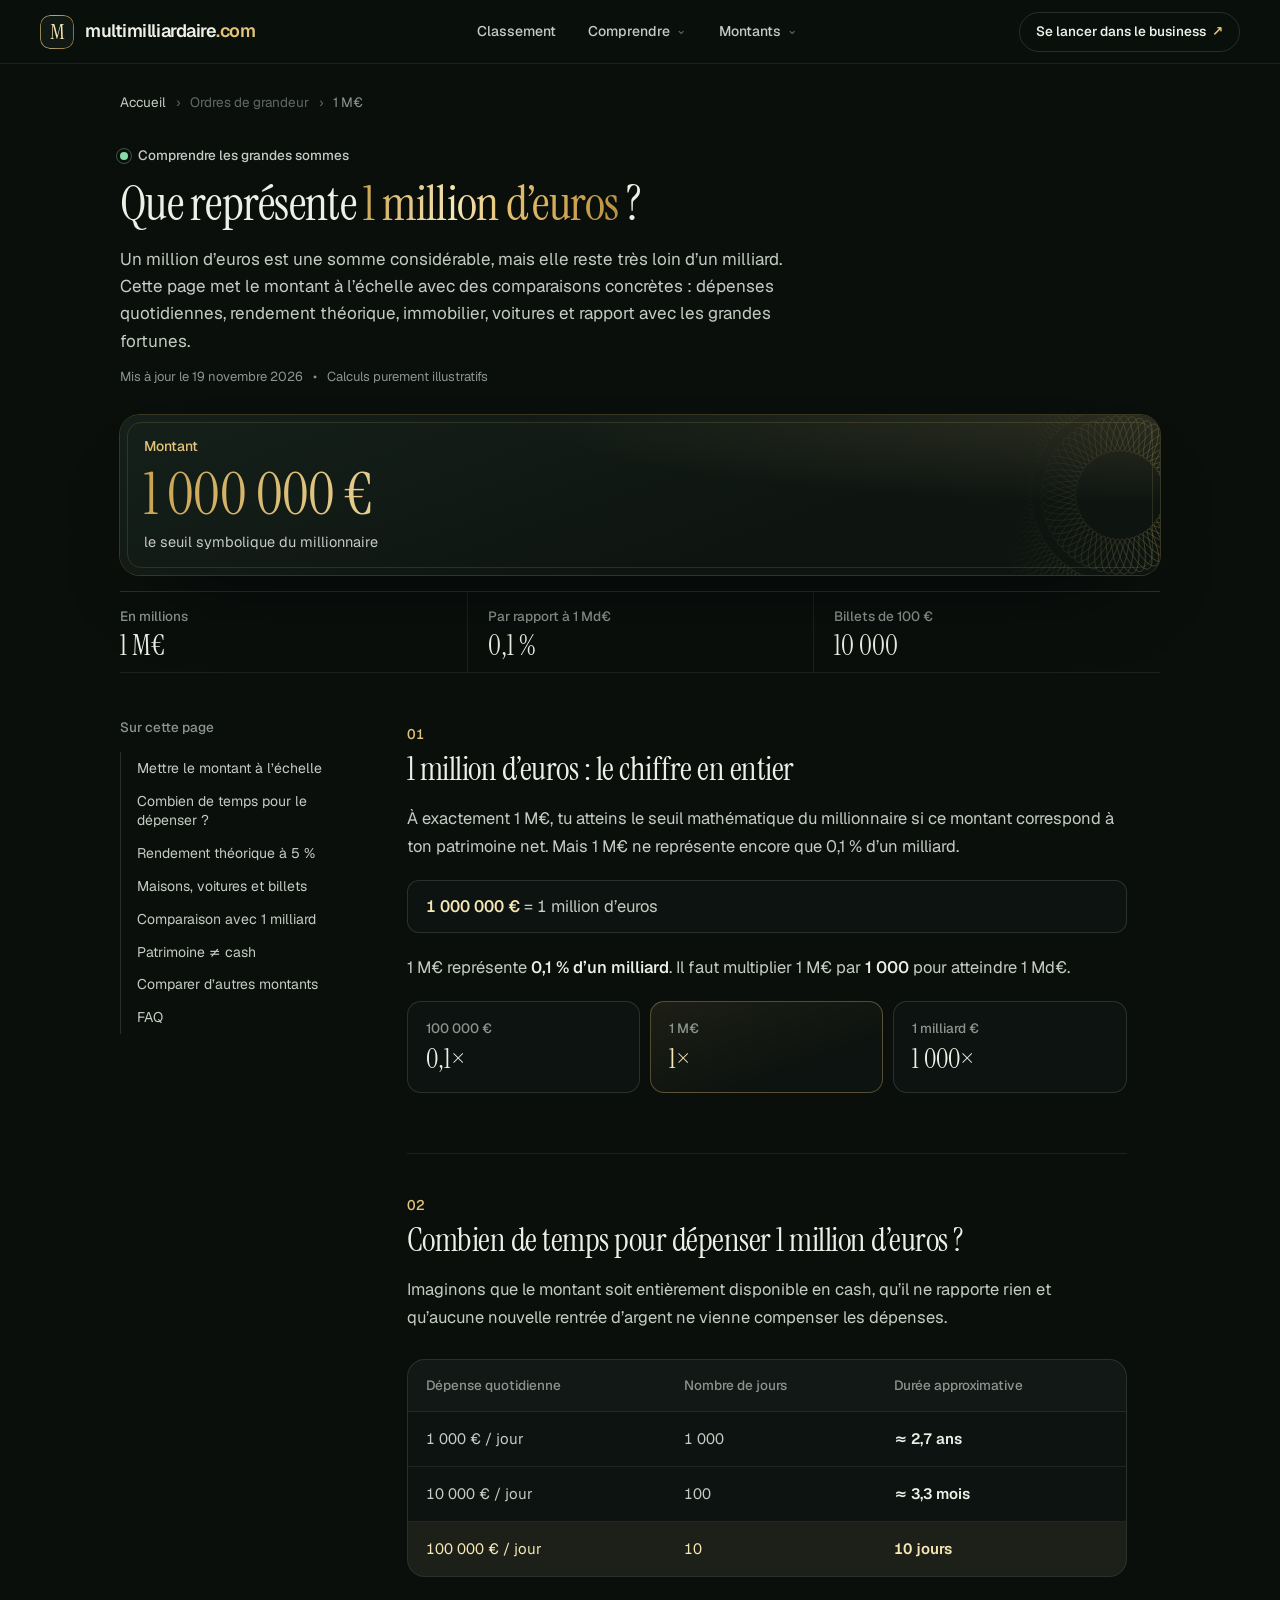
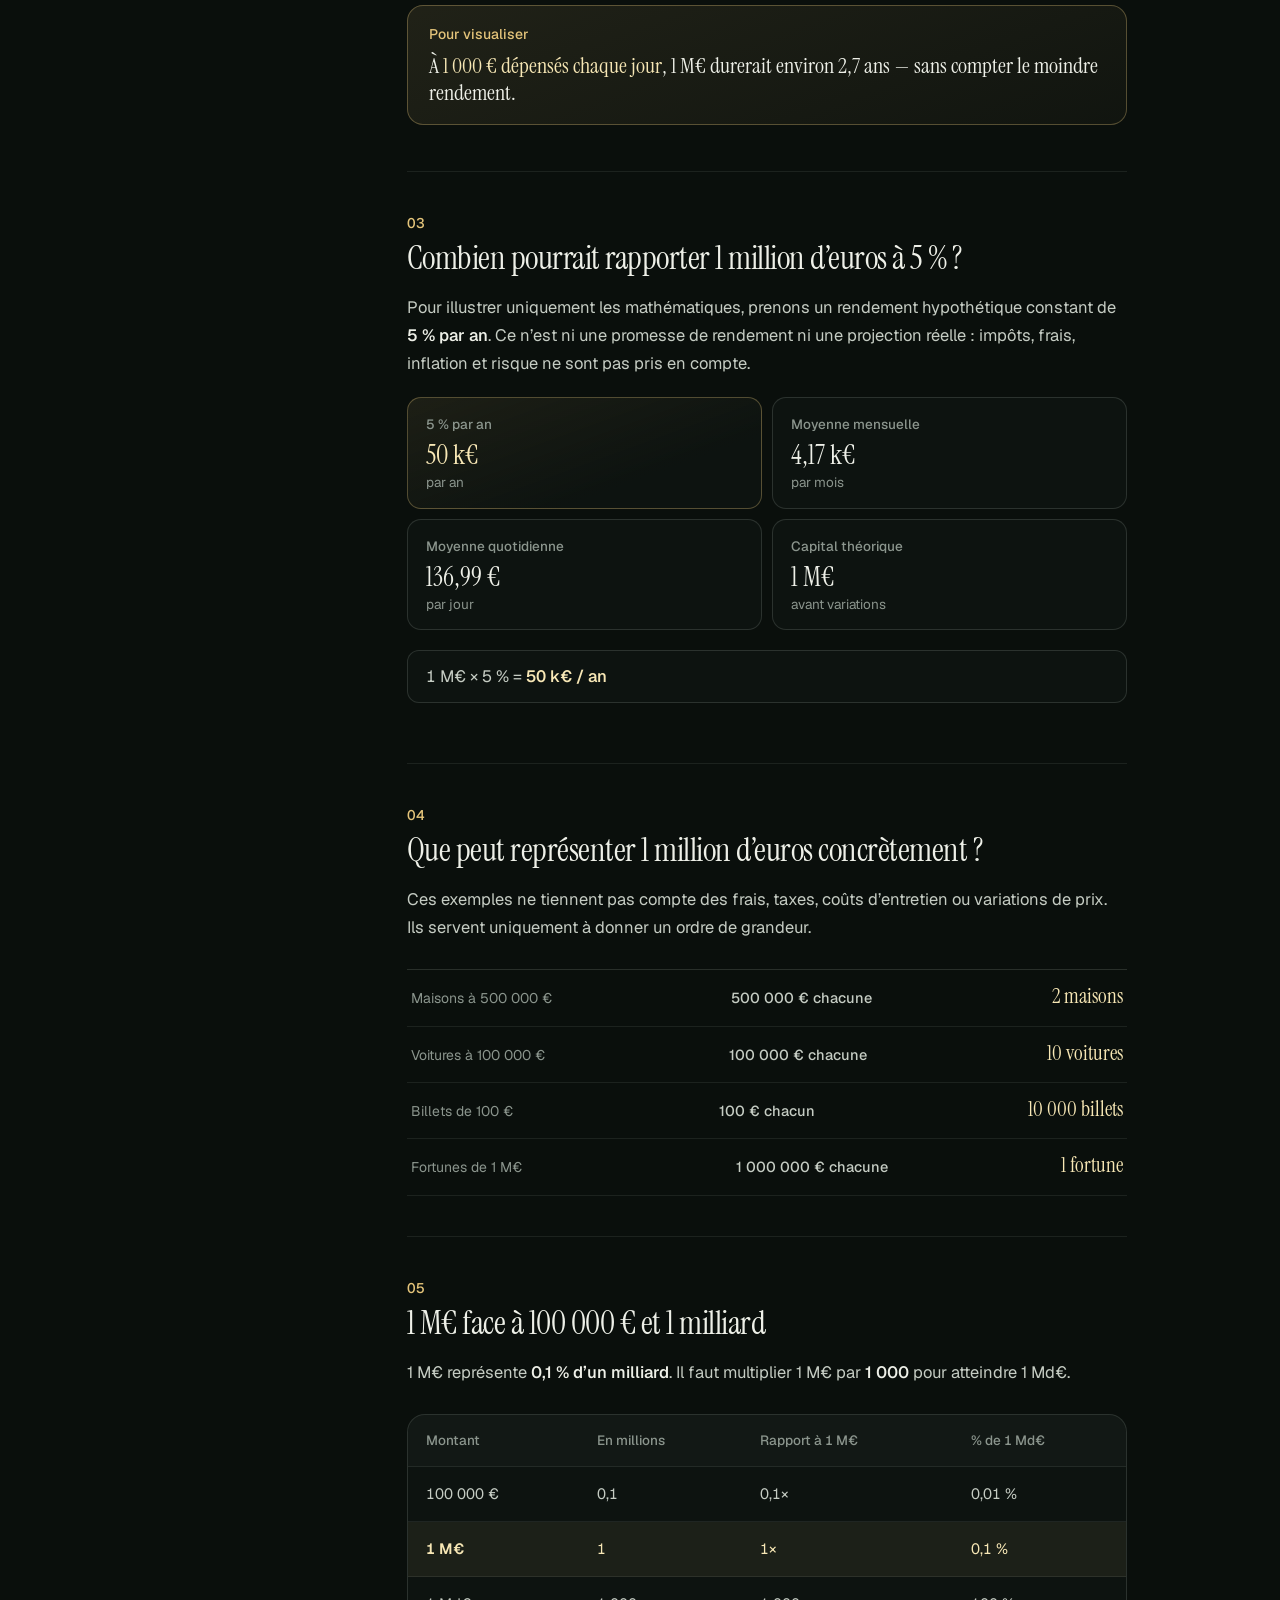
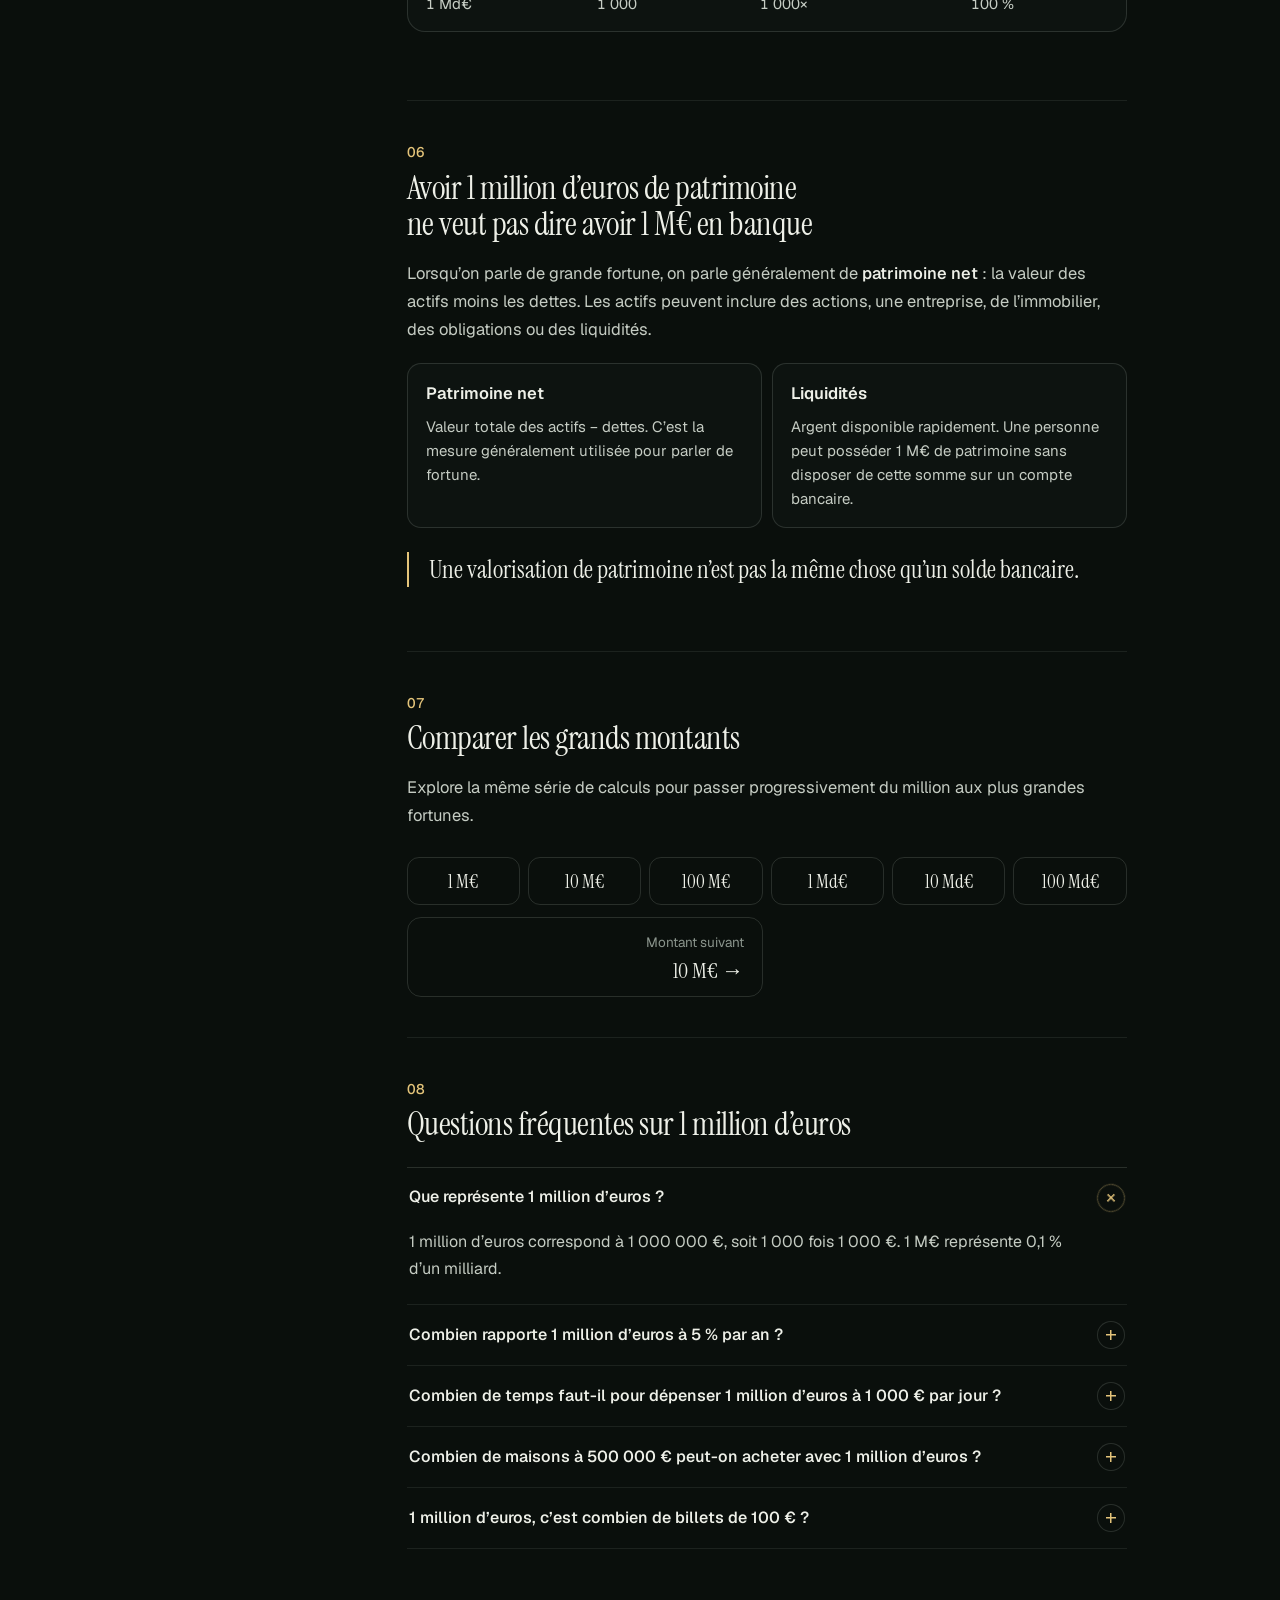
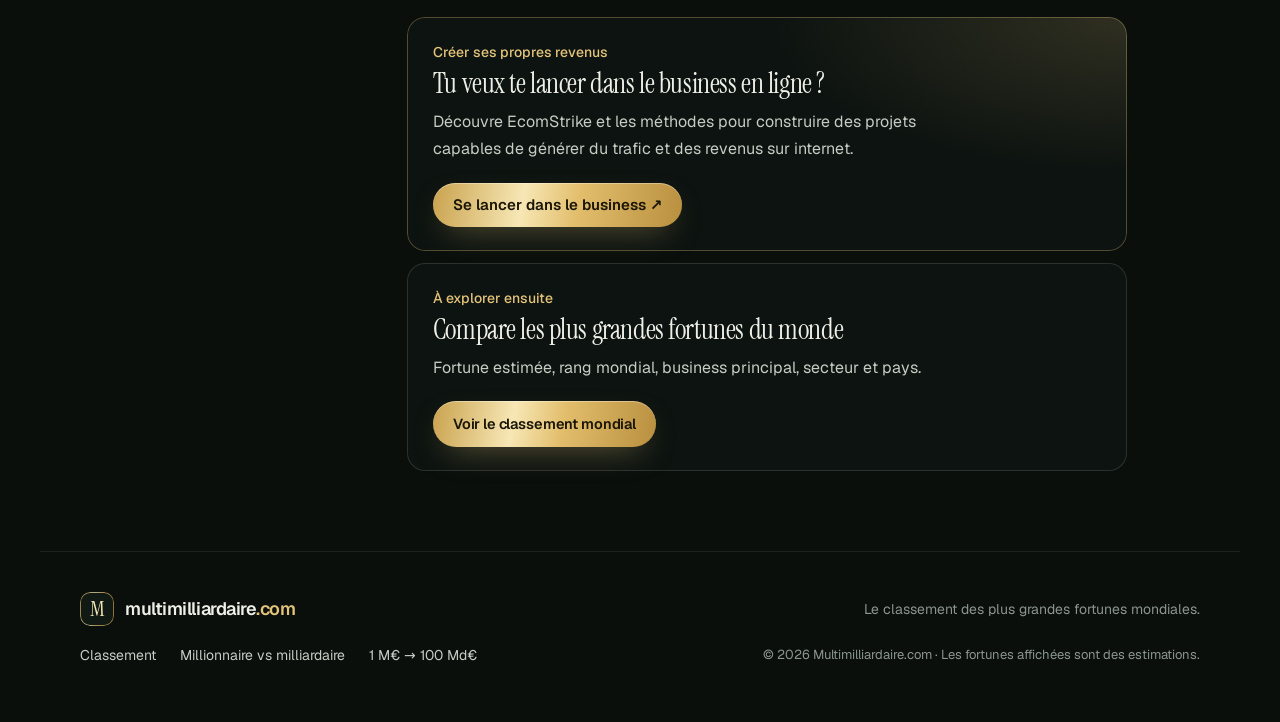
<file: 1-million-euros/index.html>
<!doctype html>
<html lang="fr">
<head>
  <meta charset="utf-8" />
  <meta name="viewport" content="width=device-width,initial-scale=1,viewport-fit=cover" />
  <title>1 million d’euros : 10 000 billets, 2,7 ans à 1 000 €/jour</title>
  <meta name="description" content="Que représente 1 million d’euros ? 50 000 € par an à 5 %, 2 maisons à 500 000 €, 10 000 billets de 100 € : les calculs concrets pour visualiser la somme." />
  <meta name="robots" content="index,follow,max-image-preview:large" />
  <link rel="canonical" href="https://multimilliardaire.com/1-million-euros/" />
  <meta name="theme-color" content="#090b0a" />
  <meta property="og:type" content="article" />
  <meta property="og:locale" content="fr_FR" />
  <meta property="og:site_name" content="Multimilliardaire.com" />
  <meta property="og:title" content="1 million d’euros : 10 000 billets, 2,7 ans à 1 000 €/jour" />
  <meta property="og:description" content="Que représente 1 million d’euros ? 50 000 € par an à 5 %, 2 maisons à 500 000 €, 10 000 billets de 100 € : les calculs concrets pour visualiser la somme." />
  <meta property="og:url" content="https://multimilliardaire.com/1-million-euros/" />
  <meta property="og:image" content="https://multimilliardaire.com/og-image.png" />
  <meta property="article:published_time" content="2026-09-22" />
  <meta property="article:modified_time" content="2026-11-19" />
  <meta name="twitter:card" content="summary_large_image" />
  <meta name="twitter:title" content="1 million d’euros : 10 000 billets, 2,7 ans à 1 000 €/jour" />
  <meta name="twitter:description" content="Que représente 1 million d’euros ? 50 000 € par an à 5 %, 2 maisons à 500 000 €, 10 000 billets de 100 € : les calculs concrets pour visualiser la somme." />
  <meta name="twitter:image" content="https://multimilliardaire.com/og-image.png" />
  <link rel="icon" href="/favicon.svg" type="image/svg+xml" />
  <link rel="manifest" href="/site.webmanifest" />
  <link rel="preload" href="/fonts/instrument-serif-latin-400-normal.woff2" as="font" type="font/woff2" crossorigin />
  <link rel="preload" href="/fonts/geist-latin-wght-normal.woff2" as="font" type="font/woff2" crossorigin />
  <link rel="stylesheet" href="/style.css?v=2" />
  <link rel="stylesheet" href="/guide.css?v=2" />
  <script type="application/ld+json">{"@context":"https://schema.org","@graph":[{"@type":"Article","headline":"Que représente 1 million d’euros ?","description":"Que représente 1 million d’euros ? Comparaisons concrètes, rendement théorique à 5 %, dépenses, immobilier et équivalent en millions ou milliards.","datePublished":"2026-09-22","dateModified":"2026-11-19","inLanguage":"fr-FR","mainEntityOfPage":"https://multimilliardaire.com/1-million-euros/","publisher":{"@type":"Organization","name":"Multimilliardaire.com","url":"https://multimilliardaire.com/"},"image":"https://multimilliardaire.com/og-image.png"},{"@type":"BreadcrumbList","itemListElement":[{"@type":"ListItem","position":1,"name":"Accueil","item":"https://multimilliardaire.com/"},{"@type":"ListItem","position":2,"name":"1 million d’euros","item":"https://multimilliardaire.com/1-million-euros/"}]},{"@type":"FAQPage","mainEntity":[{"@type":"Question","name":"Que représente 1 million d’euros ?","acceptedAnswer":{"@type":"Answer","text":"1 million d’euros correspond à 1 000 000 €, soit 1 000 fois 1 000 €. 1 M€ représente 0,1 % d’un milliard."}},{"@type":"Question","name":"Combien rapporte 1 million d’euros à 5 % par an ?","acceptedAnswer":{"@type":"Answer","text":"À titre purement mathématique, 5 % de 1 million d’euros représente 50 k€ par an, soit environ 4,17 k€ par mois avant impôts, frais, inflation et variations de valeur."}},{"@type":"Question","name":"Combien de temps faut-il pour dépenser 1 million d’euros à 1 000 € par jour ?","acceptedAnswer":{"@type":"Answer","text":"Sans rendement et en dépensant exactement 1 000 € par jour, il faudrait 1 000 jours, soit environ 2,7 ans."}},{"@type":"Question","name":"Combien de maisons à 500 000 € peut-on acheter avec 1 million d’euros ?","acceptedAnswer":{"@type":"Answer","text":"Mathématiquement, 1 million d’euros équivaut au prix de 2 maisons à 500 000 €, sans tenir compte des frais, taxes ou autres coûts."}},{"@type":"Question","name":"1 million d’euros, c’est combien de billets de 100 € ?","acceptedAnswer":{"@type":"Answer","text":"1 million d’euros correspond à 10 000 billets de 100 €."}}]}]}</script>
  <script src="/navigation.js?v=2" defer></script>
</head>
<body class="article-page amount-page">
  <div class="noise" aria-hidden="true"></div>
  <header class="site-header" data-site-header>
    <a class="brand" href="/" aria-label="Multimilliardaire.com — Accueil">
      <span class="brand-mark">M</span>
      <span>multimilliardaire<span class="brand-dot">.com</span></span>
    </a>

    <nav class="desktop-nav" aria-label="Navigation principale">
      <a class="nav-link" href="/#classement">Classement</a>

      <details class="nav-dropdown">
        <summary class="nav-link">Comprendre <span class="nav-chevron" aria-hidden="true">⌄</span></summary>
        <div class="nav-dropdown-menu nav-dropdown-menu-compact">
          <span class="nav-menu-label">Comprendre la richesse</span>
          <a href="/difference-millionnaire-milliardaire/">
            <strong>Millionnaire vs milliardaire</strong>
            <small>La différence expliquée simplement</small>
          </a>
          <a href="/combien-de-milliardaires-en-france/">
            <strong>Milliardaires en France</strong>
            <small>Grandes fortunes françaises</small>
          </a>
          <a href="/combien-de-milliardaires-dans-le-monde/">
            <strong>Milliardaires dans le monde</strong>
            <small>Combien sont-ils en 2026 ?</small>
          </a>
          <a href="/classement-milliardaires-francais/">
            <strong>Milliardaires français</strong>
            <small>Le classement des 59 fortunes</small>
          </a>
          <a href="/femmes-les-plus-riches-du-monde/">
            <strong>Femmes les plus riches</strong>
            <small>Le top 15 mondial</small>
          </a>
          <a href="/#methodologie">
            <strong>Méthodologie</strong>
            <small>Comment lire les fortunes du classement</small>
          </a>
        </div>
      </details>

      <details class="nav-dropdown nav-dropdown-wide">
        <summary class="nav-link">Montants <span class="nav-chevron" aria-hidden="true">⌄</span></summary>
        <div class="nav-dropdown-menu amounts-menu">
          <span class="nav-menu-label">Mettre les grandes sommes à l’échelle</span>
          <div class="amounts-menu-grid">
            <a href="/1-million-euros/"><span>1 M€</span><small>1 million d’euros</small></a>
            <a href="/10-millions-euros/"><span>10 M€</span><small>10 millions d’euros</small></a>
            <a href="/100-millions-euros/"><span>100 M€</span><small>100 millions d’euros</small></a>
            <a href="/1-milliard-euros/"><span>1 Md€</span><small>1 milliard d’euros</small></a>
            <a href="/10-milliards-euros/"><span>10 Md€</span><small>10 milliards d’euros</small></a>
            <a href="/100-milliards-euros/"><span>100 Md€</span><small>100 milliards d’euros</small></a>
          </div>
        </div>
      </details>
    </nav>

    <a class="header-cta" href="https://ecomstrike.com/" target="_blank" rel="noopener noreferrer">Se lancer dans le business <span>↗</span></a>

    <button class="mobile-menu-toggle" type="button" aria-expanded="false" aria-controls="mobile-menu" aria-label="Ouvrir le menu">
      <span></span><span></span>
    </button>

    <div class="mobile-menu" id="mobile-menu" aria-hidden="true">
      <nav aria-label="Navigation mobile">
        <a class="mobile-menu-primary" href="/#classement"><span>Classement</span><b>↗</b></a>

        <div class="mobile-menu-section">
          <span class="mobile-menu-label">Comprendre</span>
          <a href="/difference-millionnaire-milliardaire/">Millionnaire vs milliardaire <b>↗</b></a>
          <a href="/combien-de-milliardaires-en-france/">Milliardaires en France <b>↗</b></a>
          <a href="/combien-de-milliardaires-dans-le-monde/">Milliardaires dans le monde <b>↗</b></a>
          <a href="/classement-milliardaires-francais/">Milliardaires français <b>↗</b></a>
          <a href="/femmes-les-plus-riches-du-monde/">Femmes les plus riches <b>↗</b></a>
          <a href="/#methodologie">Méthodologie <b>↗</b></a>
        </div>

        <div class="mobile-menu-section">
          <span class="mobile-menu-label">Montants</span>
          <div class="mobile-amount-grid">
            <a href="/1-million-euros/">1 M€</a>
            <a href="/10-millions-euros/">10 M€</a>
            <a href="/100-millions-euros/">100 M€</a>
            <a href="/1-milliard-euros/">1 Md€</a>
            <a href="/10-milliards-euros/">10 Md€</a>
            <a href="/100-milliards-euros/">100 Md€</a>
          </div>
        </div>

        <a class="mobile-business-cta" href="https://ecomstrike.com/" target="_blank" rel="noopener noreferrer">Se lancer dans le business <span>↗</span></a>
      </nav>
    </div>
  </header>

  <main class="guide-main">
    <article>
      <header class="guide-hero amount-hero">
        <nav class="breadcrumbs" aria-label="Fil d’Ariane"><a href="/">Accueil</a><span>›</span><span>Ordres de grandeur</span><span>›</span><span>1 M€</span></nav>
        <div class="hero-kicker"><span class="pulse"></span> Comprendre les grandes sommes</div>
        <h1>Que représente <span>1 million d’euros</span> ?</h1>
        <p class="guide-lead">Un million d’euros est une somme considérable, mais elle reste très loin d’un milliard. Cette page met le montant à l’échelle avec des comparaisons concrètes : dépenses quotidiennes, rendement théorique, immobilier, voitures et rapport avec les grandes fortunes.</p>
        <div class="guide-meta"><span>Mis à jour le 19 novembre 2026</span><span>•</span><span>Calculs purement illustratifs</span></div>

        <div class="amount-display">
          <span>Montant</span>
          <strong>1 000 000 €</strong>
          <small>le seuil symbolique du millionnaire</small>
        </div>
        <div class="metric-strip">
          <div><span>En millions</span><strong>1 M€</strong></div>
          <div><span>Par rapport à 1 Md€</span><strong>0,1 %</strong></div>
          <div><span>Billets de 100 €</span><strong>10 000</strong></div>
        </div>
      </header>

      <div class="guide-layout">
        <aside class="toc-card">
          <span class="toc-title">Sur cette page</span>
          <nav>
            <a href="#echelle">Mettre le montant à l’échelle</a>
            <a href="#depenses">Combien de temps pour le dépenser ?</a>
            <a href="#rendement">Rendement théorique à 5 %</a>
            <a href="#achats">Maisons, voitures et billets</a>
            <a href="#milliard">Comparaison avec 1 milliard</a>
            <a href="#patrimoine">Patrimoine ≠ cash</a>
            <a href="#autres-montants">Comparer d’autres montants</a>
            <a href="#faq">FAQ</a>
          </nav>
        </aside>

        <div class="guide-content">
          <section id="echelle">
            <span class="section-number">01</span>
            <h2>1 million d’euros : le chiffre en entier</h2>
            <p>À exactement 1 M€, tu atteins le seuil mathématique du millionnaire si ce montant correspond à ton patrimoine net. Mais 1 M€ ne représente encore que 0,1 % d’un milliard.</p>
            <div class="formula"><strong>1 000 000 €</strong> = 1 million d’euros</div>
            <p>1 M€ représente <strong>0,1 % d’un milliard</strong>. Il faut multiplier 1 M€ par <strong>1 000</strong> pour atteindre 1 Md€.</p>
            <div class="scale-compare">
              <div><span>100 000 €</span><strong>0,1×</strong></div>
              <div class="current"><span>1 M€</span><strong>1×</strong></div>
              <div><span>1 milliard €</span><strong>1 000×</strong></div>
            </div>
          </section>

          <section id="depenses">
            <span class="section-number">02</span>
            <h2>Combien de temps pour dépenser 1 million d’euros ?</h2>
            <p>Imaginons que le montant soit entièrement disponible en cash, qu’il ne rapporte rien et qu’aucune nouvelle rentrée d’argent ne vienne compenser les dépenses.</p>
            <div class="comparison-table spend-table" role="region" aria-label="Temps nécessaire pour dépenser 1 million d’euros" tabindex="0">
              <table><thead><tr><th>Dépense quotidienne</th><th>Nombre de jours</th><th>Durée approximative</th></tr></thead><tbody>
                <tr><td>1 000 € / jour</td><td>1 000</td><td><strong>≈ 2,7 ans</strong></td></tr>
                <tr><td>10 000 € / jour</td><td>100</td><td><strong>≈ 3,3 mois</strong></td></tr>
                <tr class="table-gold"><td>100 000 € / jour</td><td>10</td><td><strong>10 jours</strong></td></tr>
              </tbody></table>
            </div>
            <div class="analogy-card"><small>Pour visualiser</small><p>À <strong>1 000 € dépensés chaque jour</strong>, 1 M€ durerait environ 2,7 ans — sans compter le moindre rendement.</p></div>
          </section>

          <section id="rendement">
            <span class="section-number">03</span>
            <h2>Combien pourrait rapporter 1 million d’euros à 5 % ?</h2>
            <p>Pour illustrer uniquement les mathématiques, prenons un rendement hypothétique constant de <strong>5 % par an</strong>. Ce n’est ni une promesse de rendement ni une projection réelle : impôts, frais, inflation et risque ne sont pas pris en compte.</p>
            <div class="yield-grid amount-yield">
              <div class="gold-card"><span>5 % par an</span><strong>50 k€</strong><small>par an</small></div>
              <div><span>Moyenne mensuelle</span><strong>4,17 k€</strong><small>par mois</small></div>
              <div><span>Moyenne quotidienne</span><strong>136,99 €</strong><small>par jour</small></div>
              <div><span>Capital théorique</span><strong>1 M€</strong><small>avant variations</small></div>
            </div>
            <div class="formula">1 M€ × 5 % = <strong>50 k€ / an</strong></div>
          </section>

          <section id="achats">
            <span class="section-number">04</span>
            <h2>Que peut représenter 1 million d’euros concrètement ?</h2>
            <p>Ces exemples ne tiennent pas compte des frais, taxes, coûts d’entretien ou variations de prix. Ils servent uniquement à donner un ordre de grandeur.</p>
            <div class="visual-list amount-visuals">
              <div><span>Maisons à 500 000 €</span><b>500 000 € chacune</b><strong>2 maisons</strong></div>
              <div><span>Voitures à 100 000 €</span><b>100 000 € chacune</b><strong>10 voitures</strong></div>
              <div><span>Billets de 100 €</span><b>100 € chacun</b><strong>10 000 billets</strong></div>
              <div><span>Fortunes de 1 M€</span><b>1 000 000 € chacune</b><strong>1 fortune</strong></div>
            </div>
          </section>

          <section id="milliard">
            <span class="section-number">05</span>
            <h2>1 M€ face à 100 000 € et 1 milliard</h2>
            <p>1 M€ représente <strong>0,1 % d’un milliard</strong>. Il faut multiplier 1 M€ par <strong>1 000</strong> pour atteindre 1 Md€.</p>
            <div class="comparison-table" role="region" aria-label="Comparaison des ordres de grandeur" tabindex="0">
              <table><thead><tr><th>Montant</th><th>En millions</th><th>Rapport à 1 M€</th><th>% de 1 Md€</th></tr></thead><tbody>
                <tr><td>100 000 €</td><td>0,1</td><td>0,1×</td><td>0,01 %</td></tr>
                <tr class="table-gold"><td><strong>1 M€</strong></td><td>1</td><td>1×</td><td>0,1 %</td></tr>
                <tr><td>1 Md€</td><td>1 000</td><td>1 000×</td><td>100 %</td></tr>
              </tbody></table>
            </div>
          </section>

          <section id="patrimoine">
            <span class="section-number">06</span>
            <h2>Avoir 1 million d’euros de patrimoine ne veut pas dire avoir 1 M€ en banque</h2>
            <p>Lorsqu’on parle de grande fortune, on parle généralement de <strong>patrimoine net</strong> : la valeur des actifs moins les dettes. Les actifs peuvent inclure des actions, une entreprise, de l’immobilier, des obligations ou des liquidités.</p>
            <div class="mini-definitions">
              <div><strong>Patrimoine net</strong><p>Valeur totale des actifs − dettes. C’est la mesure généralement utilisée pour parler de fortune.</p></div>
              <div><strong>Liquidités</strong><p>Argent disponible rapidement. Une personne peut posséder 1 M€ de patrimoine sans disposer de cette somme sur un compte bancaire.</p></div>
            </div>
            <blockquote>Une valorisation de patrimoine n’est pas la même chose qu’un solde bancaire.</blockquote>
          </section>

          <section id="autres-montants">
            <span class="section-number">07</span>
            <h2>Comparer les grands montants</h2>
            <p>Explore la même série de calculs pour passer progressivement du million aux plus grandes fortunes.</p>
            <nav class="wealth-nav" aria-label="Autres montants"><a href="/1-million-euros/">1 M€</a><a href="/10-millions-euros/">10 M€</a><a href="/100-millions-euros/">100 M€</a><a href="/1-milliard-euros/">1 Md€</a><a href="/10-milliards-euros/">10 Md€</a><a href="/100-milliards-euros/">100 Md€</a></nav>
            <div class="wealth-step-row"><a class="wealth-step wealth-step-next" href="/10-millions-euros/"><small>Montant suivant</small><strong>10 M€ →</strong></a></div>
          </section>

          <section id="faq" class="faq-section">
            <span class="section-number">08</span>
            <h2>Questions fréquentes sur 1 million d’euros</h2>
            <div class="faq-list">
              <details open><summary>Que représente 1 million d’euros ?</summary><p>1 million d’euros correspond à 1 000 000 €, soit 1 000 fois 1 000 €. 1 M€ représente 0,1 % d’un milliard.</p></details><details><summary>Combien rapporte 1 million d’euros à 5 % par an ?</summary><p>À titre purement mathématique, 5 % de 1 million d’euros représente 50 k€ par an, soit environ 4,17 k€ par mois avant impôts, frais, inflation et variations de valeur.</p></details><details><summary>Combien de temps faut-il pour dépenser 1 million d’euros à 1 000 € par jour ?</summary><p>Sans rendement et en dépensant exactement 1 000 € par jour, il faudrait 1 000 jours, soit environ 2,7 ans.</p></details><details><summary>Combien de maisons à 500 000 € peut-on acheter avec 1 million d’euros ?</summary><p>Mathématiquement, 1 million d’euros équivaut au prix de 2 maisons à 500 000 €, sans tenir compte des frais, taxes ou autres coûts.</p></details><details><summary>1 million d’euros, c’est combien de billets de 100 € ?</summary><p>1 million d’euros correspond à 10 000 billets de 100 €.</p></details>
            </div>
          </section>

          <aside class="business-cta">
            <span>Créer ses propres revenus</span>
            <h2>Tu veux te lancer dans le business en ligne ?</h2>
            <p>Découvre EcomStrike et les méthodes pour construire des projets capables de générer du trafic et des revenus sur internet.</p>
            <a href="https://ecomstrike.com/" target="_blank" rel="noopener noreferrer">Se lancer dans le business ↗</a>
          </aside>

          <div class="back-ranking">
            <span>À explorer ensuite</span>
            <h2>Compare les plus grandes fortunes du monde</h2>
            <p>Fortune estimée, rang mondial, business principal, secteur et pays.</p>
            <a class="button primary" href="/#classement">Voir le classement mondial</a>
          </div>
        </div>
      </div>
    </article>
  </main>

  <footer>
    <a class="brand footer-brand" href="/"><span class="brand-mark">M</span><span>multimilliardaire<span class="brand-dot">.com</span></span></a>
    <p>Le classement des plus grandes fortunes mondiales.</p>
    <div><a href="/#classement">Classement</a><a href="/difference-millionnaire-milliardaire/">Millionnaire vs milliardaire</a><a href="/1-million-euros/">1 M€ → 100 Md€</a></div>
    <small>© <span id="year"></span> Multimilliardaire.com · Les fortunes affichées sont des estimations.</small>
  </footer>
  <script>document.getElementById('year').textContent = new Date().getFullYear();</script>
</body>
</html>
</file>
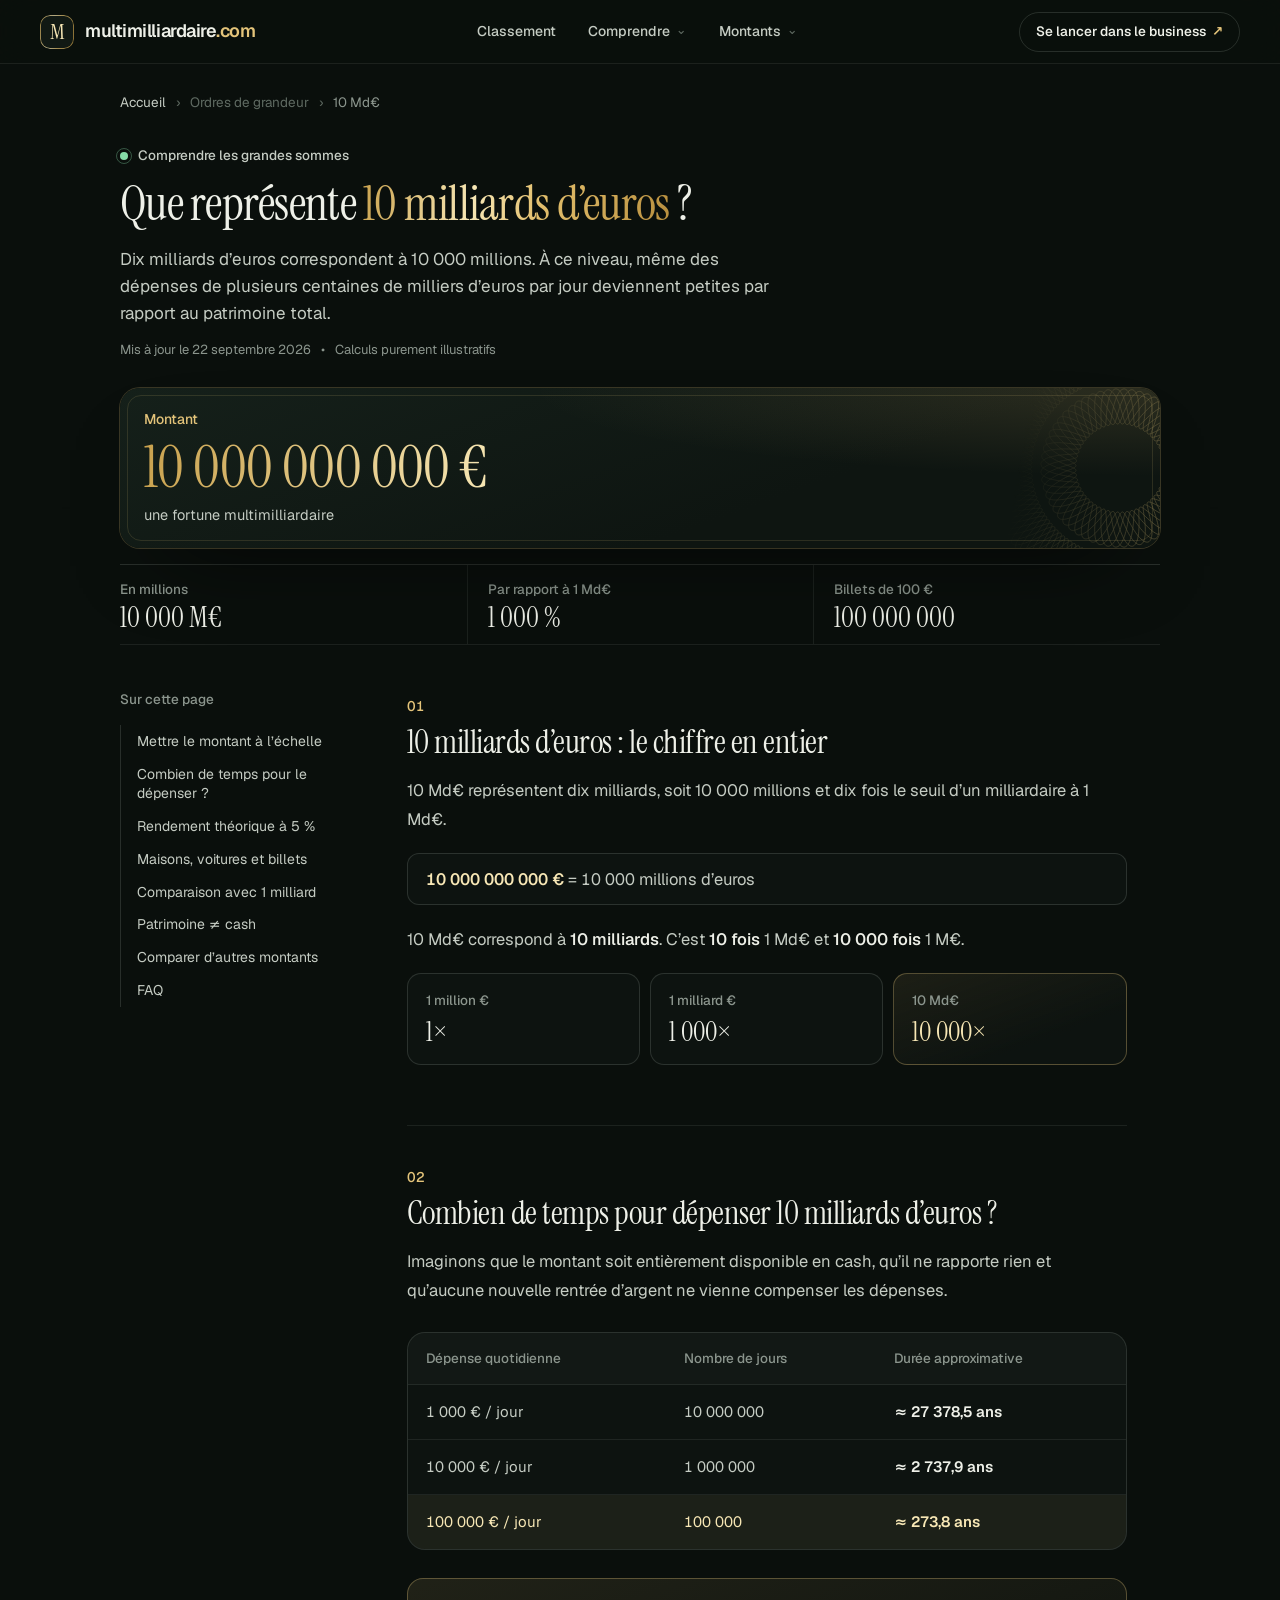
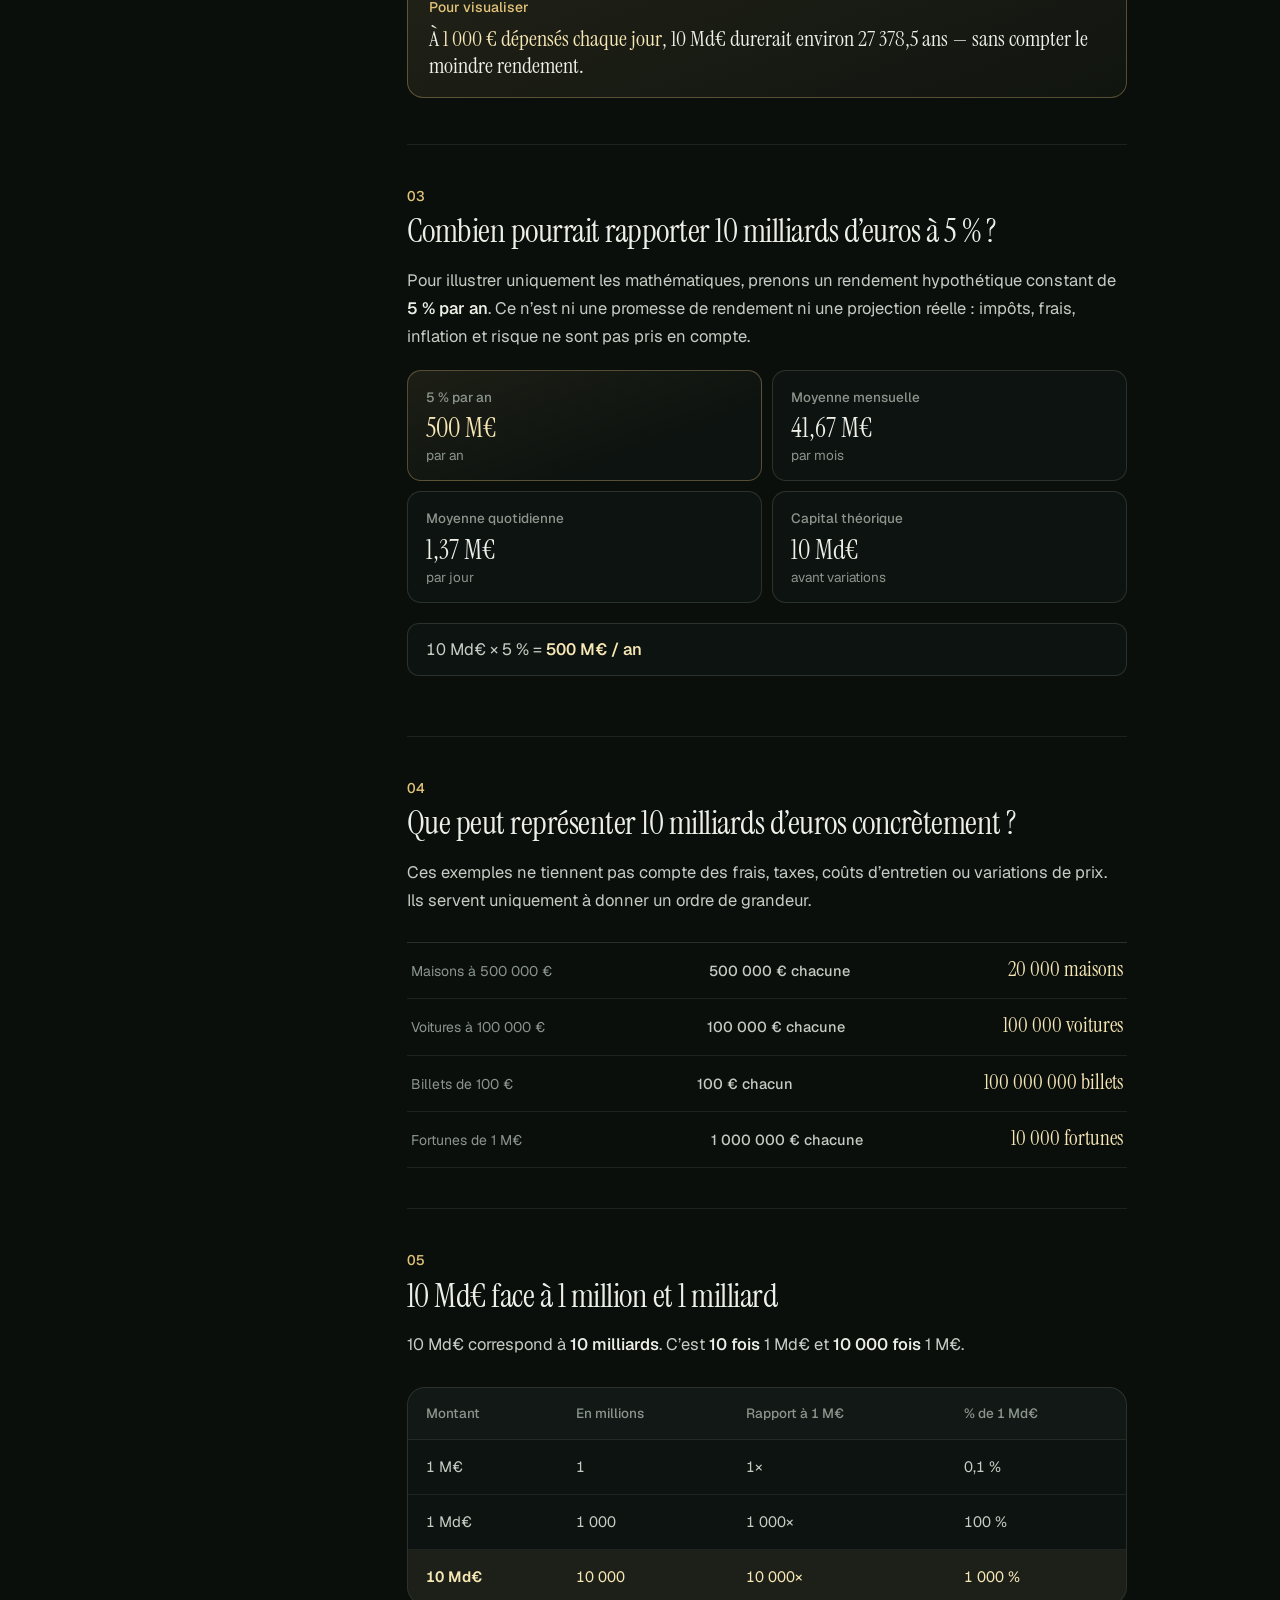
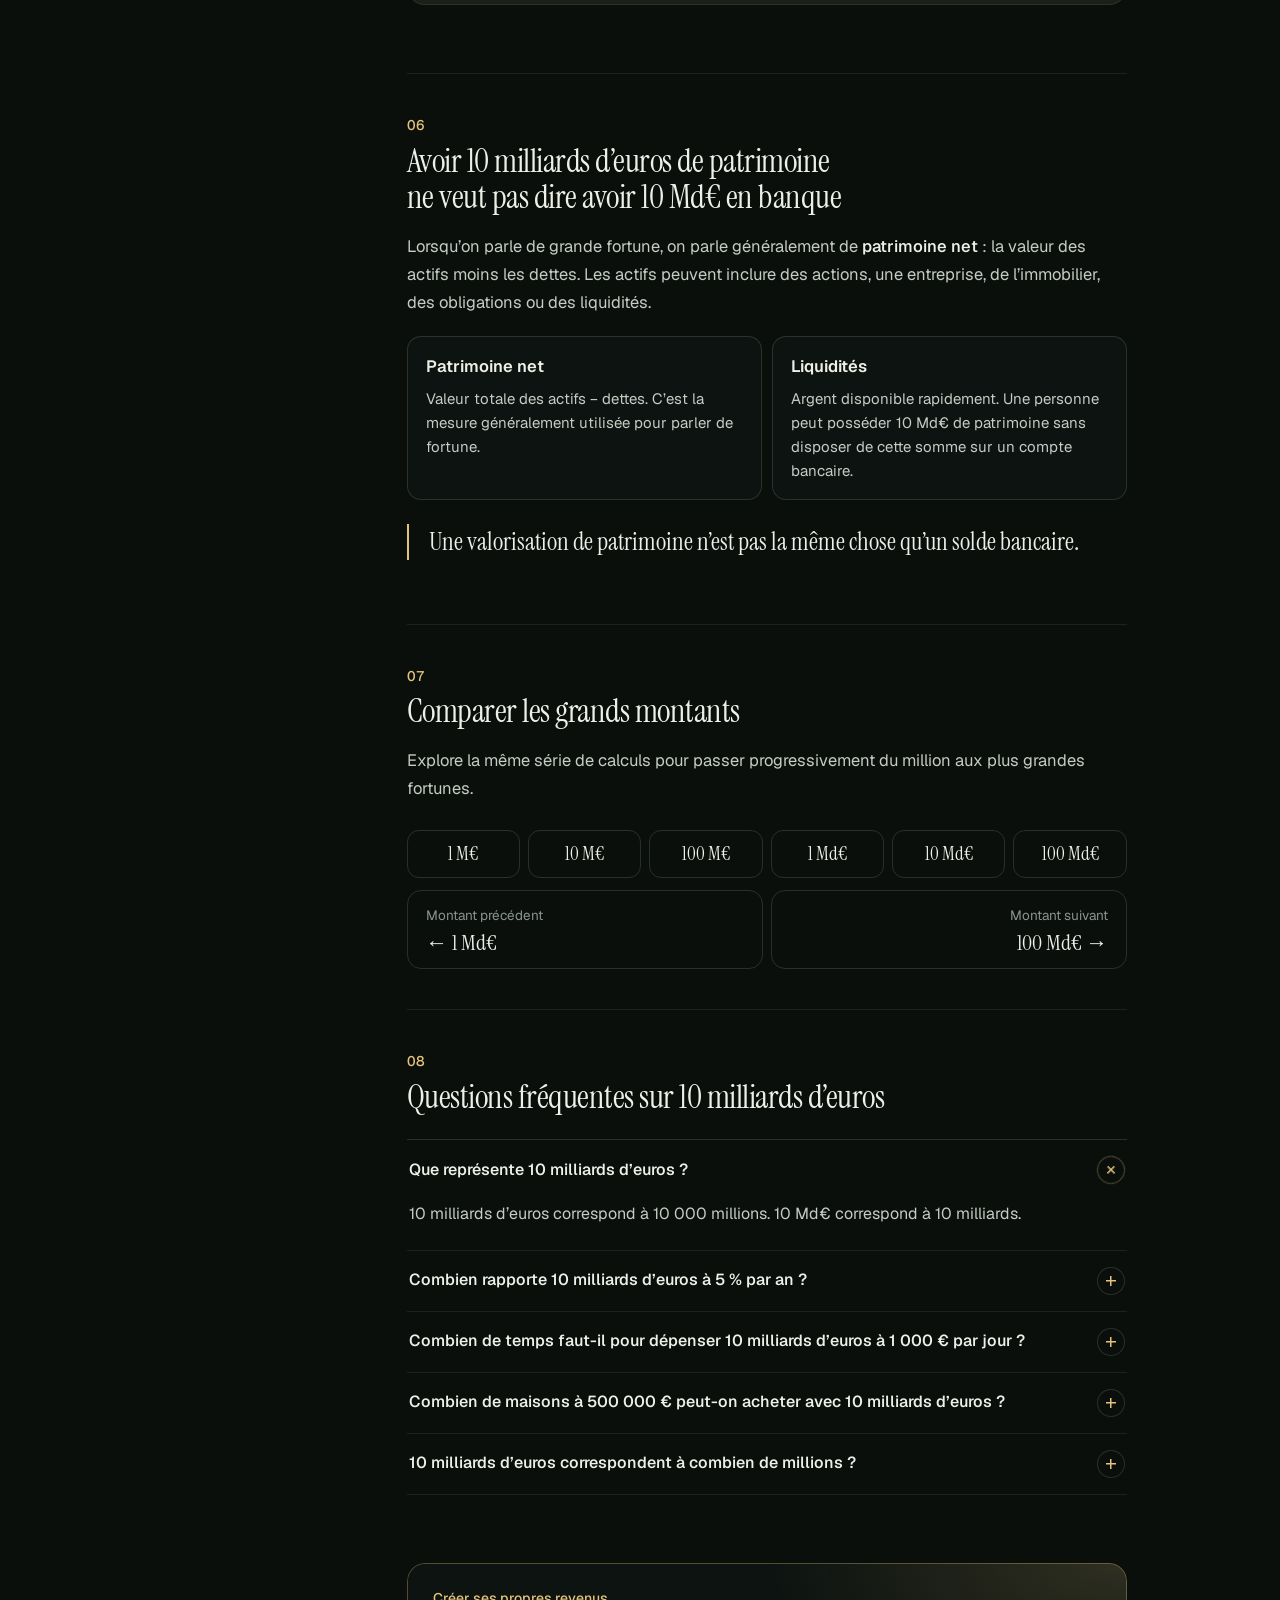
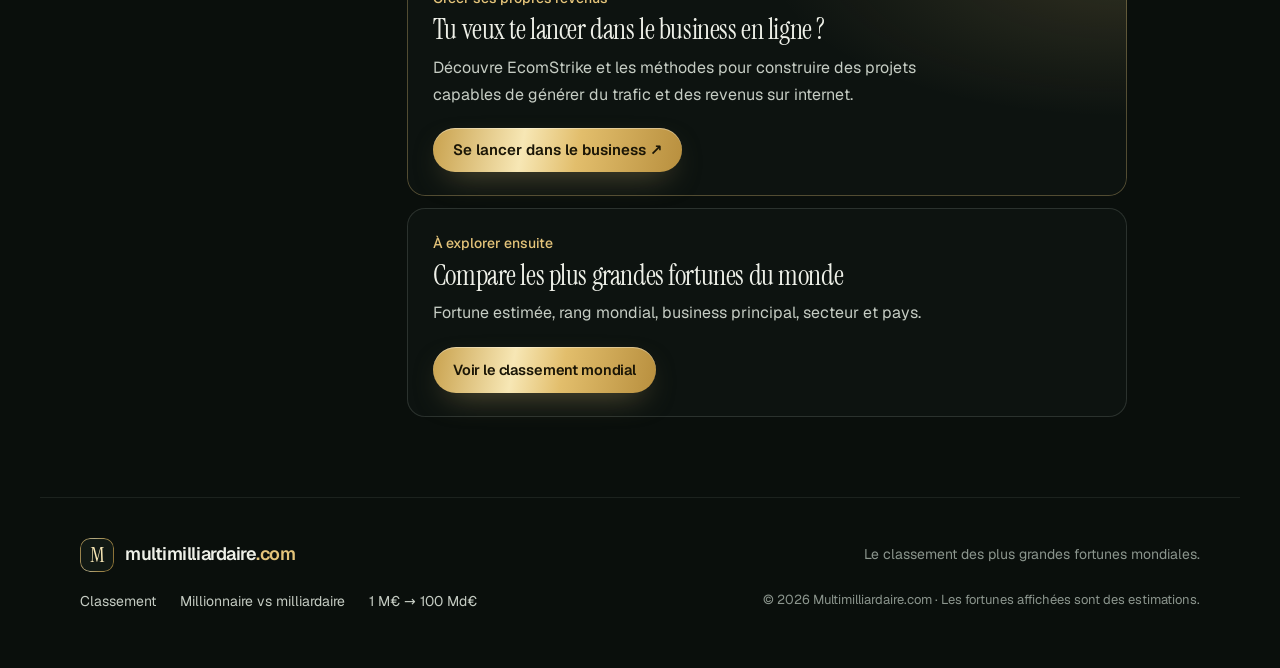
<file: 10-milliards-euros/index.html>
<!doctype html>
<html lang="fr">
<head>
  <meta charset="utf-8" />
  <meta name="viewport" content="width=device-width,initial-scale=1,viewport-fit=cover" />
  <title>10 milliards d’euros : plus de 27 000 ans pour les dépenser</title>
  <meta name="description" content="Que représente 10 milliards d’euros ? 500 M€ par an à 5 %, 20 000 maisons, 100 millions de billets de 100 € : une fortune de milliardaire mise à l’échelle." />
  <meta name="robots" content="index,follow,max-image-preview:large" />
  <link rel="canonical" href="https://multimilliardaire.com/10-milliards-euros/" />
  <meta name="theme-color" content="#090b0a" />
  <meta property="og:type" content="article" />
  <meta property="og:locale" content="fr_FR" />
  <meta property="og:site_name" content="Multimilliardaire.com" />
  <meta property="og:title" content="10 milliards d’euros : plus de 27 000 ans pour les dépenser" />
  <meta property="og:description" content="Que représente 10 milliards d’euros ? 500 M€ par an à 5 %, 20 000 maisons, 100 millions de billets de 100 € : une fortune de milliardaire mise à l’échelle." />
  <meta property="og:url" content="https://multimilliardaire.com/10-milliards-euros/" />
  <meta property="og:image" content="https://multimilliardaire.com/og-image.png" />
  <meta property="article:published_time" content="2026-09-22" />
  <meta property="article:modified_time" content="2026-09-22" />
  <meta name="twitter:card" content="summary_large_image" />
  <meta name="twitter:title" content="10 milliards d’euros : plus de 27 000 ans pour les dépenser" />
  <meta name="twitter:description" content="Que représente 10 milliards d’euros ? 500 M€ par an à 5 %, 20 000 maisons, 100 millions de billets de 100 € : une fortune de milliardaire mise à l’échelle." />
  <meta name="twitter:image" content="https://multimilliardaire.com/og-image.png" />
  <link rel="icon" href="/favicon.svg" type="image/svg+xml" />
  <link rel="manifest" href="/site.webmanifest" />
  <link rel="preload" href="/fonts/instrument-serif-latin-400-normal.woff2" as="font" type="font/woff2" crossorigin />
  <link rel="preload" href="/fonts/geist-latin-wght-normal.woff2" as="font" type="font/woff2" crossorigin />
  <link rel="stylesheet" href="/style.css?v=2" />
  <link rel="stylesheet" href="/guide.css?v=2" />
  <script type="application/ld+json">{"@context":"https://schema.org","@graph":[{"@type":"Article","headline":"Que représente 10 milliards d’euros ?","description":"Que représente 10 milliards d’euros ? Comparaisons concrètes, rendement théorique à 5 %, dépenses, immobilier et équivalent en millions ou milliards.","datePublished":"2026-09-22","dateModified":"2026-09-22","inLanguage":"fr-FR","mainEntityOfPage":"https://multimilliardaire.com/10-milliards-euros/","publisher":{"@type":"Organization","name":"Multimilliardaire.com","url":"https://multimilliardaire.com/"},"image":"https://multimilliardaire.com/og-image.png"},{"@type":"BreadcrumbList","itemListElement":[{"@type":"ListItem","position":1,"name":"Accueil","item":"https://multimilliardaire.com/"},{"@type":"ListItem","position":2,"name":"10 milliards d’euros","item":"https://multimilliardaire.com/10-milliards-euros/"}]},{"@type":"FAQPage","mainEntity":[{"@type":"Question","name":"Que représente 10 milliards d’euros ?","acceptedAnswer":{"@type":"Answer","text":"10 milliards d’euros correspond à 10 000 millions. 10 Md€ correspond à 10 milliards."}},{"@type":"Question","name":"Combien rapporte 10 milliards d’euros à 5 % par an ?","acceptedAnswer":{"@type":"Answer","text":"À titre purement mathématique, 5 % de 10 milliards d’euros représente 500 M€ par an, soit environ 41,67 M€ par mois avant impôts, frais, inflation et variations de valeur."}},{"@type":"Question","name":"Combien de temps faut-il pour dépenser 10 milliards d’euros à 1 000 € par jour ?","acceptedAnswer":{"@type":"Answer","text":"Sans rendement et en dépensant exactement 1 000 € par jour, il faudrait 10 000 000 jours, soit environ 27 378,5 ans."}},{"@type":"Question","name":"Combien de maisons à 500 000 € peut-on acheter avec 10 milliards d’euros ?","acceptedAnswer":{"@type":"Answer","text":"Mathématiquement, 10 milliards d’euros équivaut au prix de 20 000 maisons à 500 000 €, sans tenir compte des frais, taxes ou autres coûts."}},{"@type":"Question","name":"10 milliards d’euros correspondent à combien de millions ?","acceptedAnswer":{"@type":"Answer","text":"10 milliards d’euros correspondent à 10 000 millions."}}]}]}</script>
  <script src="/navigation.js?v=2" defer></script>
</head>
<body class="article-page amount-page">
  <div class="noise" aria-hidden="true"></div>
  <header class="site-header" data-site-header>
    <a class="brand" href="/" aria-label="Multimilliardaire.com — Accueil">
      <span class="brand-mark">M</span>
      <span>multimilliardaire<span class="brand-dot">.com</span></span>
    </a>

    <nav class="desktop-nav" aria-label="Navigation principale">
      <a class="nav-link" href="/#classement">Classement</a>

      <details class="nav-dropdown">
        <summary class="nav-link">Comprendre <span class="nav-chevron" aria-hidden="true">⌄</span></summary>
        <div class="nav-dropdown-menu nav-dropdown-menu-compact">
          <span class="nav-menu-label">Comprendre la richesse</span>
          <a href="/difference-millionnaire-milliardaire/">
            <strong>Millionnaire vs milliardaire</strong>
            <small>La différence expliquée simplement</small>
          </a>
          <a href="/combien-de-milliardaires-en-france/">
            <strong>Milliardaires en France</strong>
            <small>Grandes fortunes françaises</small>
          </a>
          <a href="/combien-de-milliardaires-dans-le-monde/">
            <strong>Milliardaires dans le monde</strong>
            <small>Combien sont-ils en 2026 ?</small>
          </a>
          <a href="/classement-milliardaires-francais/">
            <strong>Milliardaires français</strong>
            <small>Le classement des 59 fortunes</small>
          </a>
          <a href="/femmes-les-plus-riches-du-monde/">
            <strong>Femmes les plus riches</strong>
            <small>Le top 15 mondial</small>
          </a>
          <a href="/#methodologie">
            <strong>Méthodologie</strong>
            <small>Comment lire les fortunes du classement</small>
          </a>
        </div>
      </details>

      <details class="nav-dropdown nav-dropdown-wide">
        <summary class="nav-link">Montants <span class="nav-chevron" aria-hidden="true">⌄</span></summary>
        <div class="nav-dropdown-menu amounts-menu">
          <span class="nav-menu-label">Mettre les grandes sommes à l’échelle</span>
          <div class="amounts-menu-grid">
            <a href="/1-million-euros/"><span>1 M€</span><small>1 million d’euros</small></a>
            <a href="/10-millions-euros/"><span>10 M€</span><small>10 millions d’euros</small></a>
            <a href="/100-millions-euros/"><span>100 M€</span><small>100 millions d’euros</small></a>
            <a href="/1-milliard-euros/"><span>1 Md€</span><small>1 milliard d’euros</small></a>
            <a href="/10-milliards-euros/"><span>10 Md€</span><small>10 milliards d’euros</small></a>
            <a href="/100-milliards-euros/"><span>100 Md€</span><small>100 milliards d’euros</small></a>
          </div>
        </div>
      </details>
    </nav>

    <a class="header-cta" href="https://ecomstrike.com/" target="_blank" rel="noopener noreferrer">Se lancer dans le business <span>↗</span></a>

    <button class="mobile-menu-toggle" type="button" aria-expanded="false" aria-controls="mobile-menu" aria-label="Ouvrir le menu">
      <span></span><span></span>
    </button>

    <div class="mobile-menu" id="mobile-menu" aria-hidden="true">
      <nav aria-label="Navigation mobile">
        <a class="mobile-menu-primary" href="/#classement"><span>Classement</span><b>↗</b></a>

        <div class="mobile-menu-section">
          <span class="mobile-menu-label">Comprendre</span>
          <a href="/difference-millionnaire-milliardaire/">Millionnaire vs milliardaire <b>↗</b></a>
          <a href="/combien-de-milliardaires-en-france/">Milliardaires en France <b>↗</b></a>
          <a href="/combien-de-milliardaires-dans-le-monde/">Milliardaires dans le monde <b>↗</b></a>
          <a href="/classement-milliardaires-francais/">Milliardaires français <b>↗</b></a>
          <a href="/femmes-les-plus-riches-du-monde/">Femmes les plus riches <b>↗</b></a>
          <a href="/#methodologie">Méthodologie <b>↗</b></a>
        </div>

        <div class="mobile-menu-section">
          <span class="mobile-menu-label">Montants</span>
          <div class="mobile-amount-grid">
            <a href="/1-million-euros/">1 M€</a>
            <a href="/10-millions-euros/">10 M€</a>
            <a href="/100-millions-euros/">100 M€</a>
            <a href="/1-milliard-euros/">1 Md€</a>
            <a href="/10-milliards-euros/">10 Md€</a>
            <a href="/100-milliards-euros/">100 Md€</a>
          </div>
        </div>

        <a class="mobile-business-cta" href="https://ecomstrike.com/" target="_blank" rel="noopener noreferrer">Se lancer dans le business <span>↗</span></a>
      </nav>
    </div>
  </header>

  <main class="guide-main">
    <article>
      <header class="guide-hero amount-hero">
        <nav class="breadcrumbs" aria-label="Fil d’Ariane"><a href="/">Accueil</a><span>›</span><span>Ordres de grandeur</span><span>›</span><span>10 Md€</span></nav>
        <div class="hero-kicker"><span class="pulse"></span> Comprendre les grandes sommes</div>
        <h1>Que représente <span>10 milliards d’euros</span> ?</h1>
        <p class="guide-lead">Dix milliards d’euros correspondent à 10 000 millions. À ce niveau, même des dépenses de plusieurs centaines de milliers d’euros par jour deviennent petites par rapport au patrimoine total.</p>
        <div class="guide-meta"><span>Mis à jour le 22 septembre 2026</span><span>•</span><span>Calculs purement illustratifs</span></div>

        <div class="amount-display">
          <span>Montant</span>
          <strong>10 000 000 000 €</strong>
          <small>une fortune multimilliardaire</small>
        </div>
        <div class="metric-strip">
          <div><span>En millions</span><strong>10 000 M€</strong></div>
          <div><span>Par rapport à 1 Md€</span><strong>1 000 %</strong></div>
          <div><span>Billets de 100 €</span><strong>100 000 000</strong></div>
        </div>
      </header>

      <div class="guide-layout">
        <aside class="toc-card">
          <span class="toc-title">Sur cette page</span>
          <nav>
            <a href="#echelle">Mettre le montant à l’échelle</a>
            <a href="#depenses">Combien de temps pour le dépenser ?</a>
            <a href="#rendement">Rendement théorique à 5 %</a>
            <a href="#achats">Maisons, voitures et billets</a>
            <a href="#milliard">Comparaison avec 1 milliard</a>
            <a href="#patrimoine">Patrimoine ≠ cash</a>
            <a href="#autres-montants">Comparer d’autres montants</a>
            <a href="#faq">FAQ</a>
          </nav>
        </aside>

        <div class="guide-content">
          <section id="echelle">
            <span class="section-number">01</span>
            <h2>10 milliards d’euros : le chiffre en entier</h2>
            <p>10 Md€ représentent dix milliards, soit 10 000 millions et dix fois le seuil d’un milliardaire à 1 Md€.</p>
            <div class="formula"><strong>10 000 000 000 €</strong> = 10 000 millions d’euros</div>
            <p>10 Md€ correspond à <strong>10 milliards</strong>. C’est <strong>10 fois</strong> 1 Md€ et <strong>10 000 fois</strong> 1 M€.</p>
            <div class="scale-compare">
              <div><span>1 million €</span><strong>1×</strong></div>
              <div><span>1 milliard €</span><strong>1 000×</strong></div>
              <div class="current"><span>10 Md€</span><strong>10 000×</strong></div>
            </div>
          </section>

          <section id="depenses">
            <span class="section-number">02</span>
            <h2>Combien de temps pour dépenser 10 milliards d’euros ?</h2>
            <p>Imaginons que le montant soit entièrement disponible en cash, qu’il ne rapporte rien et qu’aucune nouvelle rentrée d’argent ne vienne compenser les dépenses.</p>
            <div class="comparison-table spend-table" role="region" aria-label="Temps nécessaire pour dépenser 10 milliards d’euros" tabindex="0">
              <table><thead><tr><th>Dépense quotidienne</th><th>Nombre de jours</th><th>Durée approximative</th></tr></thead><tbody>
                <tr><td>1 000 € / jour</td><td>10 000 000</td><td><strong>≈ 27 378,5 ans</strong></td></tr>
                <tr><td>10 000 € / jour</td><td>1 000 000</td><td><strong>≈ 2 737,9 ans</strong></td></tr>
                <tr class="table-gold"><td>100 000 € / jour</td><td>100 000</td><td><strong>≈ 273,8 ans</strong></td></tr>
              </tbody></table>
            </div>
            <div class="analogy-card"><small>Pour visualiser</small><p>À <strong>1 000 € dépensés chaque jour</strong>, 10 Md€ durerait environ 27 378,5 ans — sans compter le moindre rendement.</p></div>
          </section>

          <section id="rendement">
            <span class="section-number">03</span>
            <h2>Combien pourrait rapporter 10 milliards d’euros à 5 % ?</h2>
            <p>Pour illustrer uniquement les mathématiques, prenons un rendement hypothétique constant de <strong>5 % par an</strong>. Ce n’est ni une promesse de rendement ni une projection réelle : impôts, frais, inflation et risque ne sont pas pris en compte.</p>
            <div class="yield-grid amount-yield">
              <div class="gold-card"><span>5 % par an</span><strong>500 M€</strong><small>par an</small></div>
              <div><span>Moyenne mensuelle</span><strong>41,67 M€</strong><small>par mois</small></div>
              <div><span>Moyenne quotidienne</span><strong>1,37 M€</strong><small>par jour</small></div>
              <div><span>Capital théorique</span><strong>10 Md€</strong><small>avant variations</small></div>
            </div>
            <div class="formula">10 Md€ × 5 % = <strong>500 M€ / an</strong></div>
          </section>

          <section id="achats">
            <span class="section-number">04</span>
            <h2>Que peut représenter 10 milliards d’euros concrètement ?</h2>
            <p>Ces exemples ne tiennent pas compte des frais, taxes, coûts d’entretien ou variations de prix. Ils servent uniquement à donner un ordre de grandeur.</p>
            <div class="visual-list amount-visuals">
              <div><span>Maisons à 500 000 €</span><b>500 000 € chacune</b><strong>20 000 maisons</strong></div>
              <div><span>Voitures à 100 000 €</span><b>100 000 € chacune</b><strong>100 000 voitures</strong></div>
              <div><span>Billets de 100 €</span><b>100 € chacun</b><strong>100 000 000 billets</strong></div>
              <div><span>Fortunes de 1 M€</span><b>1 000 000 € chacune</b><strong>10 000 fortunes</strong></div>
            </div>
          </section>

          <section id="milliard">
            <span class="section-number">05</span>
            <h2>10 Md€ face à 1 million et 1 milliard</h2>
            <p>10 Md€ correspond à <strong>10 milliards</strong>. C’est <strong>10 fois</strong> 1 Md€ et <strong>10 000 fois</strong> 1 M€.</p>
            <div class="comparison-table" role="region" aria-label="Comparaison des ordres de grandeur" tabindex="0">
              <table><thead><tr><th>Montant</th><th>En millions</th><th>Rapport à 1 M€</th><th>% de 1 Md€</th></tr></thead><tbody>
                <tr><td>1 M€</td><td>1</td><td>1×</td><td>0,1 %</td></tr>
                <tr><td>1 Md€</td><td>1 000</td><td>1 000×</td><td>100 %</td></tr>
                <tr class="table-gold"><td><strong>10 Md€</strong></td><td>10 000</td><td>10 000×</td><td>1 000 %</td></tr>
              </tbody></table>
            </div>
          </section>

          <section id="patrimoine">
            <span class="section-number">06</span>
            <h2>Avoir 10 milliards d’euros de patrimoine ne veut pas dire avoir 10 Md€ en banque</h2>
            <p>Lorsqu’on parle de grande fortune, on parle généralement de <strong>patrimoine net</strong> : la valeur des actifs moins les dettes. Les actifs peuvent inclure des actions, une entreprise, de l’immobilier, des obligations ou des liquidités.</p>
            <div class="mini-definitions">
              <div><strong>Patrimoine net</strong><p>Valeur totale des actifs − dettes. C’est la mesure généralement utilisée pour parler de fortune.</p></div>
              <div><strong>Liquidités</strong><p>Argent disponible rapidement. Une personne peut posséder 10 Md€ de patrimoine sans disposer de cette somme sur un compte bancaire.</p></div>
            </div>
            <blockquote>Une valorisation de patrimoine n’est pas la même chose qu’un solde bancaire.</blockquote>
          </section>

          <section id="autres-montants">
            <span class="section-number">07</span>
            <h2>Comparer les grands montants</h2>
            <p>Explore la même série de calculs pour passer progressivement du million aux plus grandes fortunes.</p>
            <nav class="wealth-nav" aria-label="Autres montants"><a href="/1-million-euros/">1 M€</a><a href="/10-millions-euros/">10 M€</a><a href="/100-millions-euros/">100 M€</a><a href="/1-milliard-euros/">1 Md€</a><a href="/10-milliards-euros/">10 Md€</a><a href="/100-milliards-euros/">100 Md€</a></nav>
            <div class="wealth-step-row"><a class="wealth-step" href="/1-milliard-euros/"><small>Montant précédent</small><strong>← 1 Md€</strong></a><a class="wealth-step wealth-step-next" href="/100-milliards-euros/"><small>Montant suivant</small><strong>100 Md€ →</strong></a></div>
          </section>

          <section id="faq" class="faq-section">
            <span class="section-number">08</span>
            <h2>Questions fréquentes sur 10 milliards d’euros</h2>
            <div class="faq-list">
              <details open><summary>Que représente 10 milliards d’euros ?</summary><p>10 milliards d’euros correspond à 10 000 millions. 10 Md€ correspond à 10 milliards.</p></details><details><summary>Combien rapporte 10 milliards d’euros à 5 % par an ?</summary><p>À titre purement mathématique, 5 % de 10 milliards d’euros représente 500 M€ par an, soit environ 41,67 M€ par mois avant impôts, frais, inflation et variations de valeur.</p></details><details><summary>Combien de temps faut-il pour dépenser 10 milliards d’euros à 1 000 € par jour ?</summary><p>Sans rendement et en dépensant exactement 1 000 € par jour, il faudrait 10 000 000 jours, soit environ 27 378,5 ans.</p></details><details><summary>Combien de maisons à 500 000 € peut-on acheter avec 10 milliards d’euros ?</summary><p>Mathématiquement, 10 milliards d’euros équivaut au prix de 20 000 maisons à 500 000 €, sans tenir compte des frais, taxes ou autres coûts.</p></details><details><summary>10 milliards d’euros correspondent à combien de millions ?</summary><p>10 milliards d’euros correspondent à 10 000 millions.</p></details>
            </div>
          </section>

          <aside class="business-cta">
            <span>Créer ses propres revenus</span>
            <h2>Tu veux te lancer dans le business en ligne ?</h2>
            <p>Découvre EcomStrike et les méthodes pour construire des projets capables de générer du trafic et des revenus sur internet.</p>
            <a href="https://ecomstrike.com/" target="_blank" rel="noopener noreferrer">Se lancer dans le business ↗</a>
          </aside>

          <div class="back-ranking">
            <span>À explorer ensuite</span>
            <h2>Compare les plus grandes fortunes du monde</h2>
            <p>Fortune estimée, rang mondial, business principal, secteur et pays.</p>
            <a class="button primary" href="/#classement">Voir le classement mondial</a>
          </div>
        </div>
      </div>
    </article>
  </main>

  <footer>
    <a class="brand footer-brand" href="/"><span class="brand-mark">M</span><span>multimilliardaire<span class="brand-dot">.com</span></span></a>
    <p>Le classement des plus grandes fortunes mondiales.</p>
    <div><a href="/#classement">Classement</a><a href="/difference-millionnaire-milliardaire/">Millionnaire vs milliardaire</a><a href="/1-million-euros/">1 M€ → 100 Md€</a></div>
    <small>© <span id="year"></span> Multimilliardaire.com · Les fortunes affichées sont des estimations.</small>
  </footer>
  <script>document.getElementById('year').textContent = new Date().getFullYear();</script>
</body>
</html>
</file>
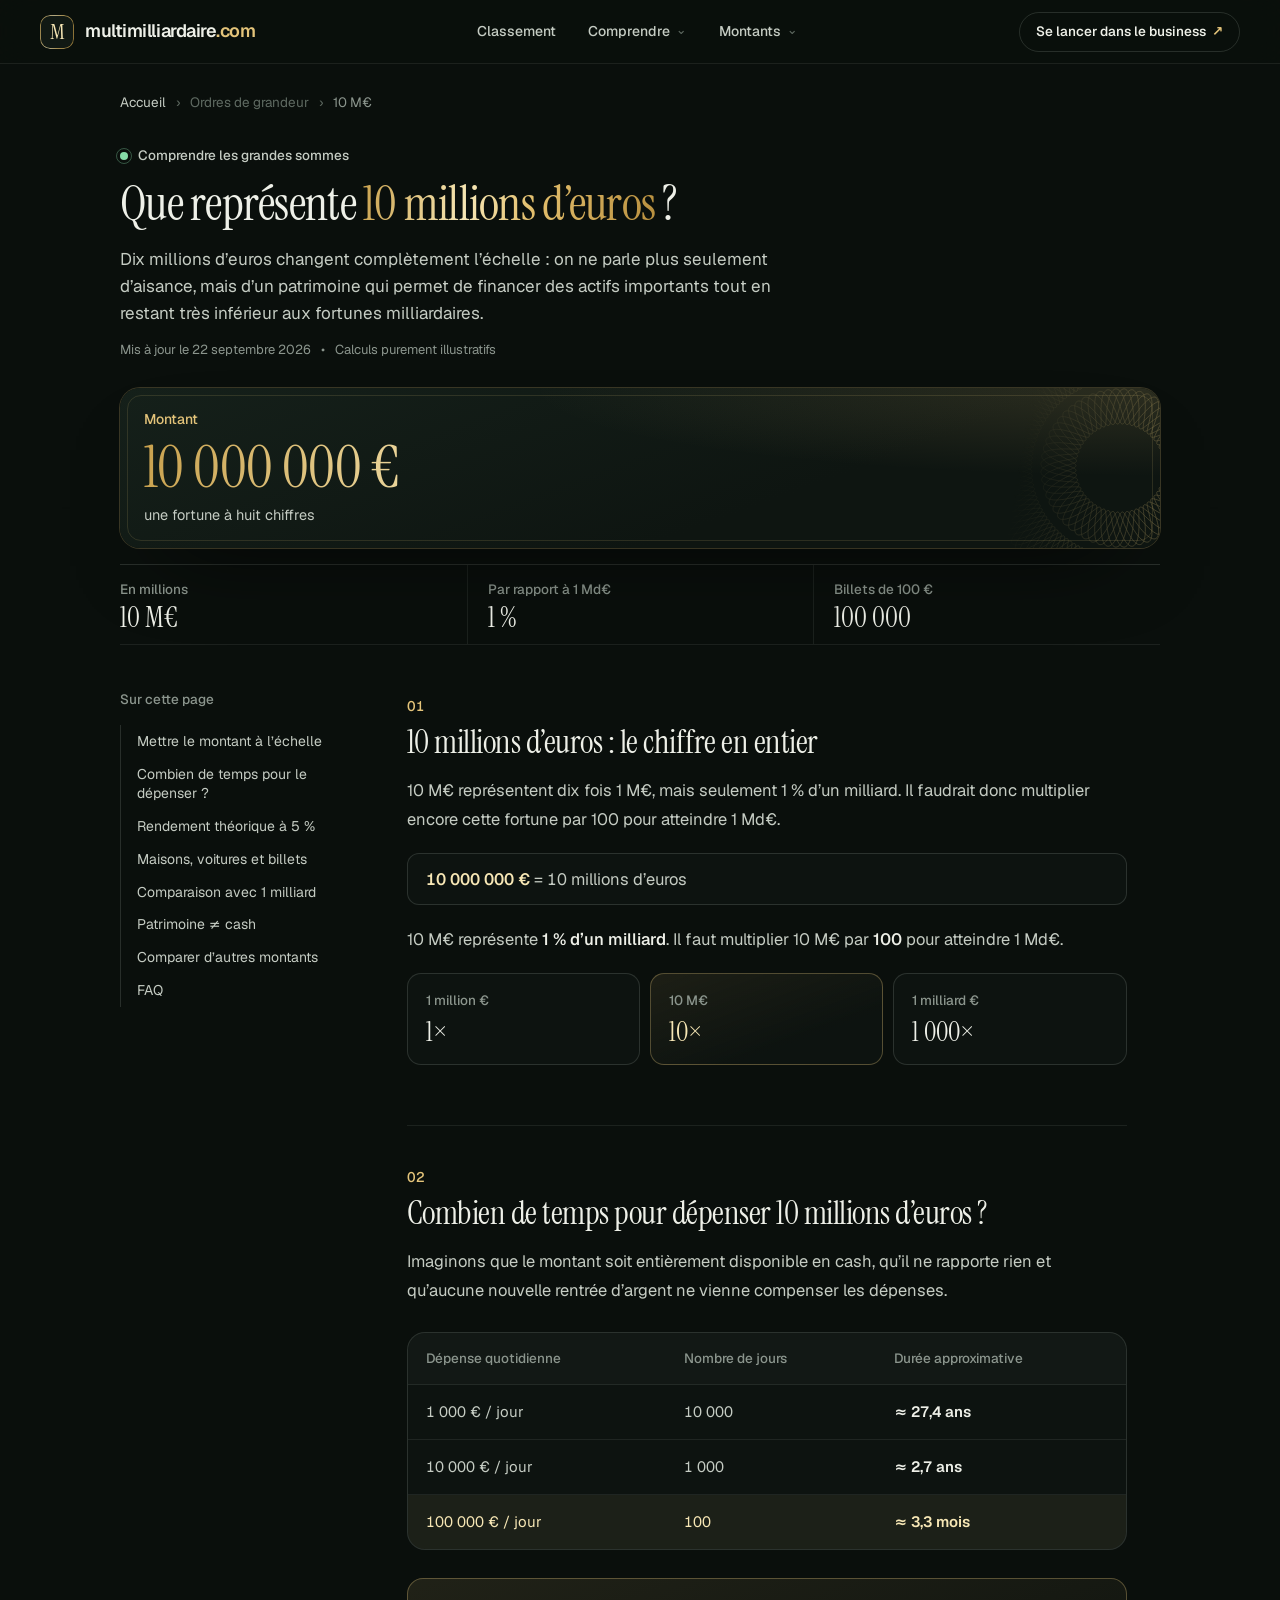
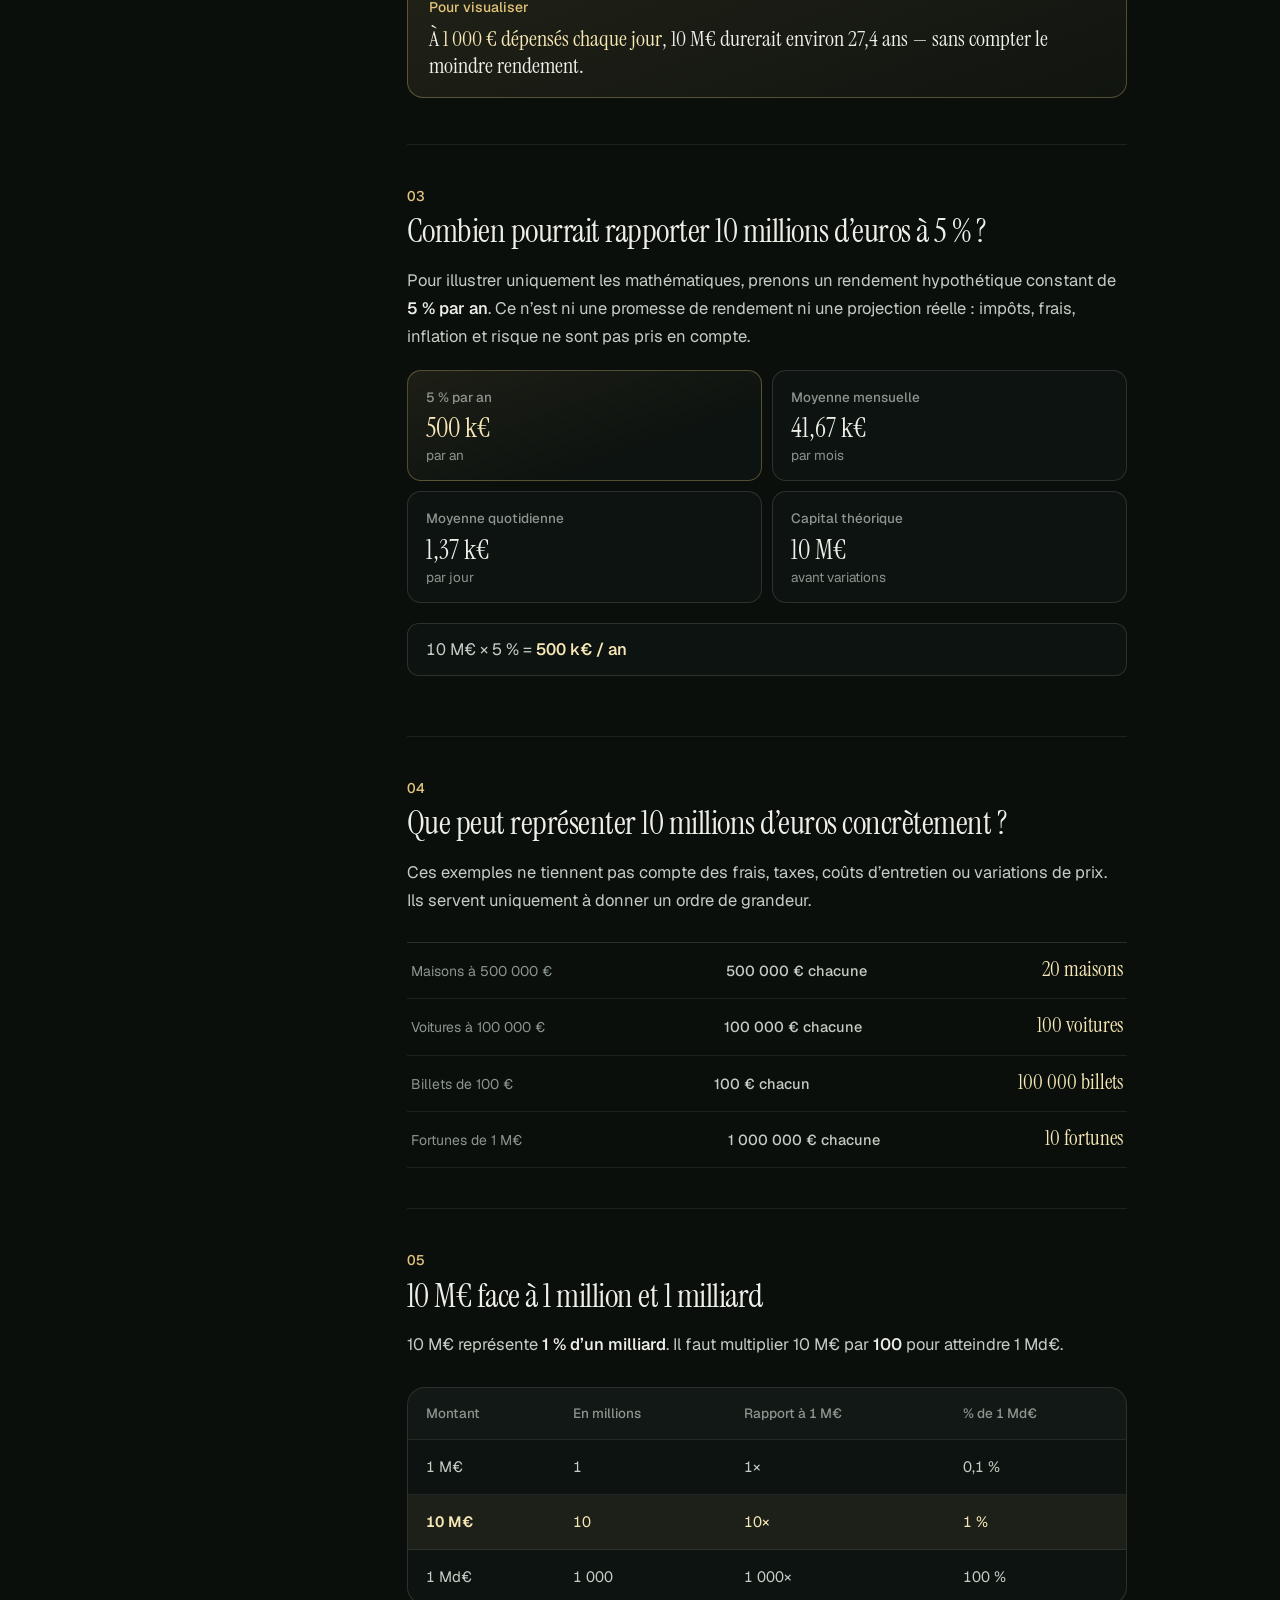
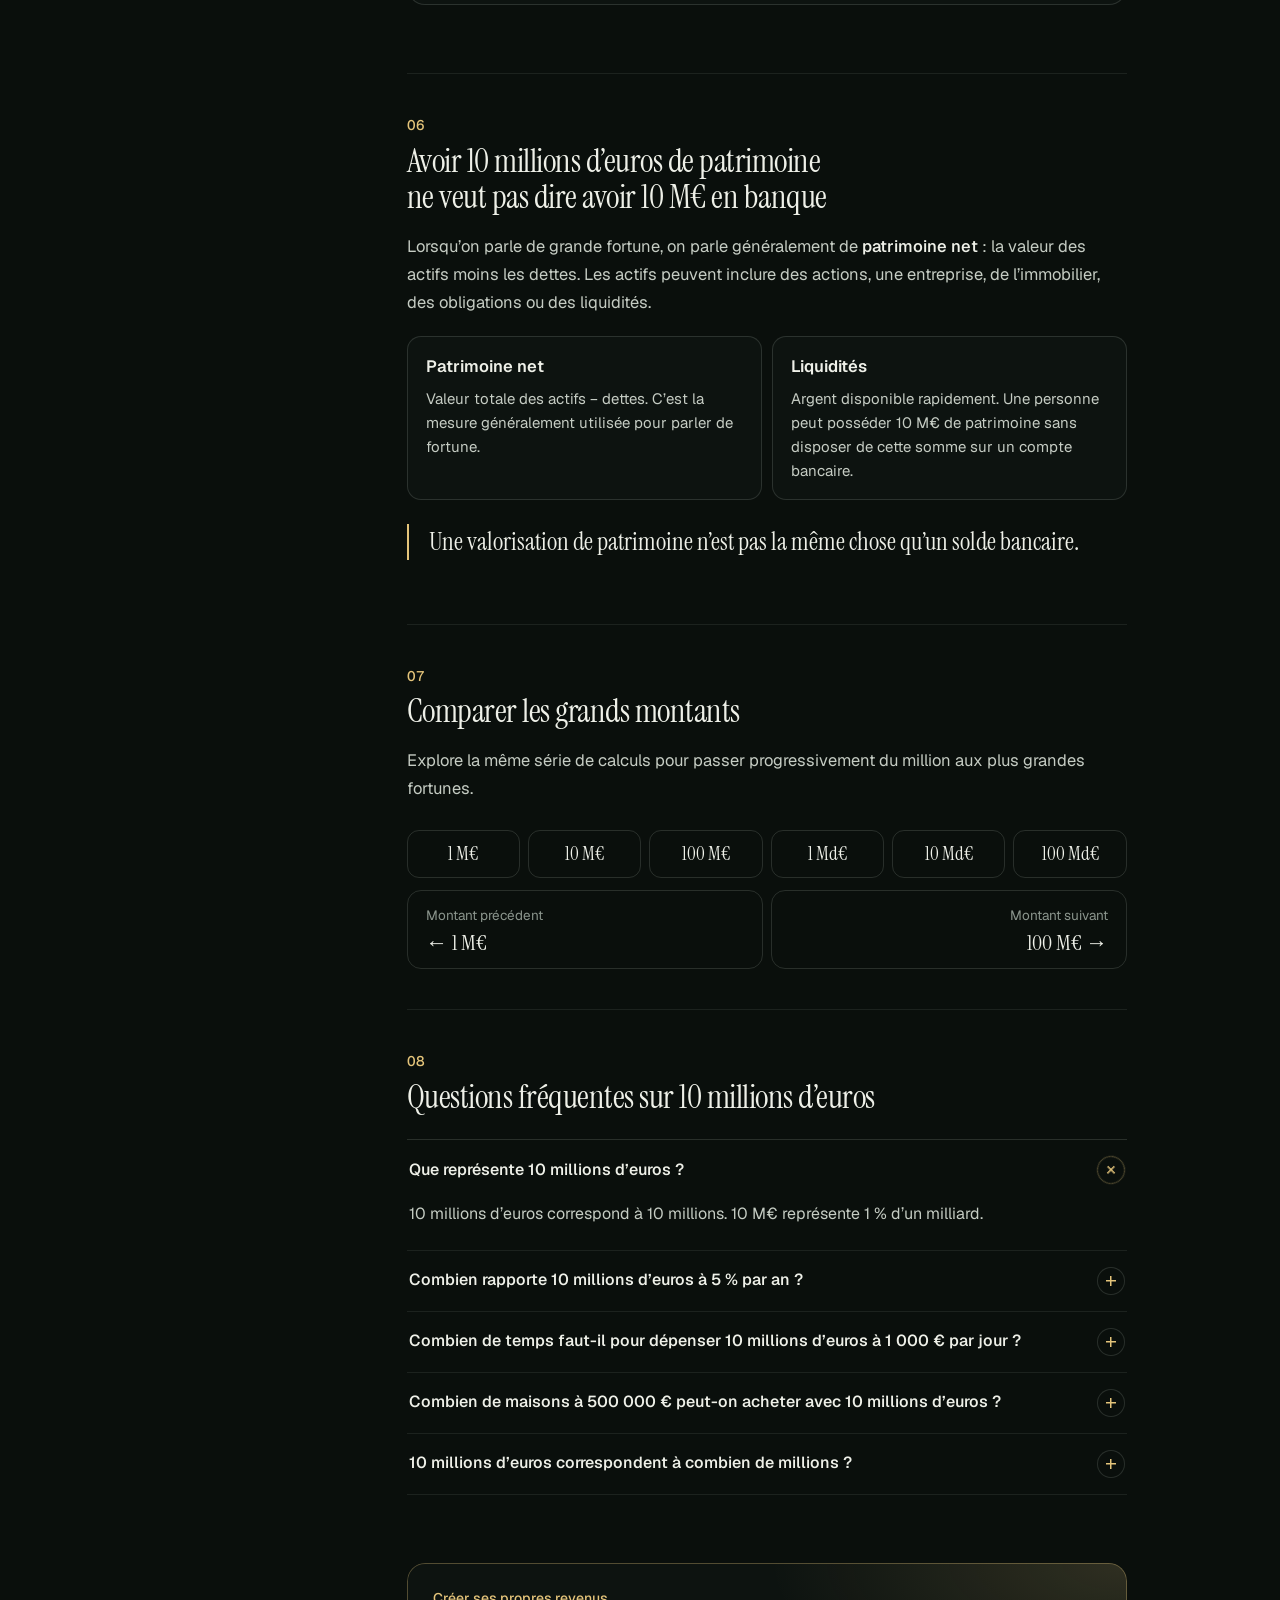
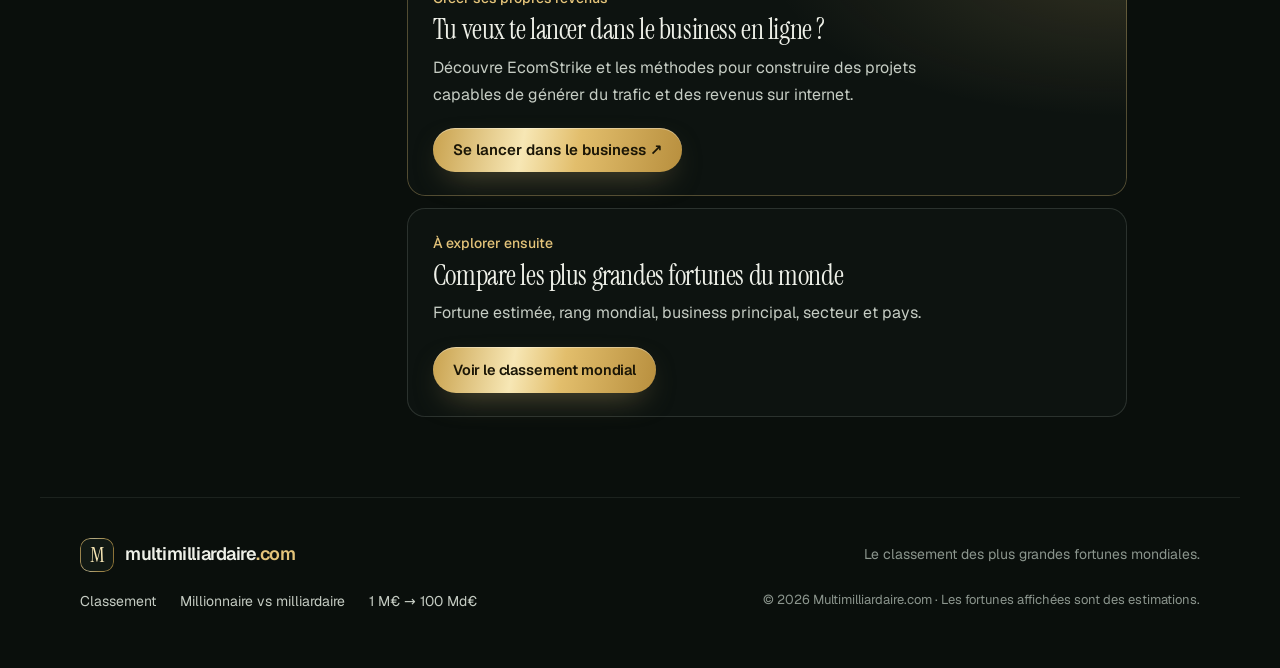
<file: 10-millions-euros/index.html>
<!doctype html>
<html lang="fr">
<head>
  <meta charset="utf-8" />
  <meta name="viewport" content="width=device-width,initial-scale=1,viewport-fit=cover" />
  <title>10 millions d’euros : 500 000 €/an à 5 %, 27 ans de dépenses</title>
  <meta name="description" content="Que représente 10 millions d’euros ? 20 maisons à 500 000 €, 100 000 billets de 100 €, 27,4 ans à 1 000 € par jour : la somme expliquée en chiffres concrets." />
  <meta name="robots" content="index,follow,max-image-preview:large" />
  <link rel="canonical" href="https://multimilliardaire.com/10-millions-euros/" />
  <meta name="theme-color" content="#090b0a" />
  <meta property="og:type" content="article" />
  <meta property="og:locale" content="fr_FR" />
  <meta property="og:site_name" content="Multimilliardaire.com" />
  <meta property="og:title" content="10 millions d’euros : 500 000 €/an à 5 %, 27 ans de dépenses" />
  <meta property="og:description" content="Que représente 10 millions d’euros ? 20 maisons à 500 000 €, 100 000 billets de 100 €, 27,4 ans à 1 000 € par jour : la somme expliquée en chiffres concrets." />
  <meta property="og:url" content="https://multimilliardaire.com/10-millions-euros/" />
  <meta property="og:image" content="https://multimilliardaire.com/og-image.png" />
  <meta property="article:published_time" content="2026-09-22" />
  <meta property="article:modified_time" content="2026-09-22" />
  <meta name="twitter:card" content="summary_large_image" />
  <meta name="twitter:title" content="10 millions d’euros : 500 000 €/an à 5 %, 27 ans de dépenses" />
  <meta name="twitter:description" content="Que représente 10 millions d’euros ? 20 maisons à 500 000 €, 100 000 billets de 100 €, 27,4 ans à 1 000 € par jour : la somme expliquée en chiffres concrets." />
  <meta name="twitter:image" content="https://multimilliardaire.com/og-image.png" />
  <link rel="icon" href="/favicon.svg" type="image/svg+xml" />
  <link rel="manifest" href="/site.webmanifest" />
  <link rel="preload" href="/fonts/instrument-serif-latin-400-normal.woff2" as="font" type="font/woff2" crossorigin />
  <link rel="preload" href="/fonts/geist-latin-wght-normal.woff2" as="font" type="font/woff2" crossorigin />
  <link rel="stylesheet" href="/style.css?v=2" />
  <link rel="stylesheet" href="/guide.css?v=2" />
  <script type="application/ld+json">{"@context":"https://schema.org","@graph":[{"@type":"Article","headline":"Que représente 10 millions d’euros ?","description":"Que représente 10 millions d’euros ? Comparaisons concrètes, rendement théorique à 5 %, dépenses, immobilier et équivalent en millions ou milliards.","datePublished":"2026-09-22","dateModified":"2026-09-22","inLanguage":"fr-FR","mainEntityOfPage":"https://multimilliardaire.com/10-millions-euros/","publisher":{"@type":"Organization","name":"Multimilliardaire.com","url":"https://multimilliardaire.com/"},"image":"https://multimilliardaire.com/og-image.png"},{"@type":"BreadcrumbList","itemListElement":[{"@type":"ListItem","position":1,"name":"Accueil","item":"https://multimilliardaire.com/"},{"@type":"ListItem","position":2,"name":"10 millions d’euros","item":"https://multimilliardaire.com/10-millions-euros/"}]},{"@type":"FAQPage","mainEntity":[{"@type":"Question","name":"Que représente 10 millions d’euros ?","acceptedAnswer":{"@type":"Answer","text":"10 millions d’euros correspond à 10 millions. 10 M€ représente 1 % d’un milliard."}},{"@type":"Question","name":"Combien rapporte 10 millions d’euros à 5 % par an ?","acceptedAnswer":{"@type":"Answer","text":"À titre purement mathématique, 5 % de 10 millions d’euros représente 500 k€ par an, soit environ 41,67 k€ par mois avant impôts, frais, inflation et variations de valeur."}},{"@type":"Question","name":"Combien de temps faut-il pour dépenser 10 millions d’euros à 1 000 € par jour ?","acceptedAnswer":{"@type":"Answer","text":"Sans rendement et en dépensant exactement 1 000 € par jour, il faudrait 10 000 jours, soit environ 27,4 ans."}},{"@type":"Question","name":"Combien de maisons à 500 000 € peut-on acheter avec 10 millions d’euros ?","acceptedAnswer":{"@type":"Answer","text":"Mathématiquement, 10 millions d’euros équivaut au prix de 20 maisons à 500 000 €, sans tenir compte des frais, taxes ou autres coûts."}},{"@type":"Question","name":"10 millions d’euros correspondent à combien de millions ?","acceptedAnswer":{"@type":"Answer","text":"10 millions d’euros correspondent à 10 millions."}}]}]}</script>
  <script src="/navigation.js?v=2" defer></script>
</head>
<body class="article-page amount-page">
  <div class="noise" aria-hidden="true"></div>
  <header class="site-header" data-site-header>
    <a class="brand" href="/" aria-label="Multimilliardaire.com — Accueil">
      <span class="brand-mark">M</span>
      <span>multimilliardaire<span class="brand-dot">.com</span></span>
    </a>

    <nav class="desktop-nav" aria-label="Navigation principale">
      <a class="nav-link" href="/#classement">Classement</a>

      <details class="nav-dropdown">
        <summary class="nav-link">Comprendre <span class="nav-chevron" aria-hidden="true">⌄</span></summary>
        <div class="nav-dropdown-menu nav-dropdown-menu-compact">
          <span class="nav-menu-label">Comprendre la richesse</span>
          <a href="/difference-millionnaire-milliardaire/">
            <strong>Millionnaire vs milliardaire</strong>
            <small>La différence expliquée simplement</small>
          </a>
          <a href="/combien-de-milliardaires-en-france/">
            <strong>Milliardaires en France</strong>
            <small>Grandes fortunes françaises</small>
          </a>
          <a href="/combien-de-milliardaires-dans-le-monde/">
            <strong>Milliardaires dans le monde</strong>
            <small>Combien sont-ils en 2026 ?</small>
          </a>
          <a href="/classement-milliardaires-francais/">
            <strong>Milliardaires français</strong>
            <small>Le classement des 59 fortunes</small>
          </a>
          <a href="/femmes-les-plus-riches-du-monde/">
            <strong>Femmes les plus riches</strong>
            <small>Le top 15 mondial</small>
          </a>
          <a href="/#methodologie">
            <strong>Méthodologie</strong>
            <small>Comment lire les fortunes du classement</small>
          </a>
        </div>
      </details>

      <details class="nav-dropdown nav-dropdown-wide">
        <summary class="nav-link">Montants <span class="nav-chevron" aria-hidden="true">⌄</span></summary>
        <div class="nav-dropdown-menu amounts-menu">
          <span class="nav-menu-label">Mettre les grandes sommes à l’échelle</span>
          <div class="amounts-menu-grid">
            <a href="/1-million-euros/"><span>1 M€</span><small>1 million d’euros</small></a>
            <a href="/10-millions-euros/"><span>10 M€</span><small>10 millions d’euros</small></a>
            <a href="/100-millions-euros/"><span>100 M€</span><small>100 millions d’euros</small></a>
            <a href="/1-milliard-euros/"><span>1 Md€</span><small>1 milliard d’euros</small></a>
            <a href="/10-milliards-euros/"><span>10 Md€</span><small>10 milliards d’euros</small></a>
            <a href="/100-milliards-euros/"><span>100 Md€</span><small>100 milliards d’euros</small></a>
          </div>
        </div>
      </details>
    </nav>

    <a class="header-cta" href="https://ecomstrike.com/" target="_blank" rel="noopener noreferrer">Se lancer dans le business <span>↗</span></a>

    <button class="mobile-menu-toggle" type="button" aria-expanded="false" aria-controls="mobile-menu" aria-label="Ouvrir le menu">
      <span></span><span></span>
    </button>

    <div class="mobile-menu" id="mobile-menu" aria-hidden="true">
      <nav aria-label="Navigation mobile">
        <a class="mobile-menu-primary" href="/#classement"><span>Classement</span><b>↗</b></a>

        <div class="mobile-menu-section">
          <span class="mobile-menu-label">Comprendre</span>
          <a href="/difference-millionnaire-milliardaire/">Millionnaire vs milliardaire <b>↗</b></a>
          <a href="/combien-de-milliardaires-en-france/">Milliardaires en France <b>↗</b></a>
          <a href="/combien-de-milliardaires-dans-le-monde/">Milliardaires dans le monde <b>↗</b></a>
          <a href="/classement-milliardaires-francais/">Milliardaires français <b>↗</b></a>
          <a href="/femmes-les-plus-riches-du-monde/">Femmes les plus riches <b>↗</b></a>
          <a href="/#methodologie">Méthodologie <b>↗</b></a>
        </div>

        <div class="mobile-menu-section">
          <span class="mobile-menu-label">Montants</span>
          <div class="mobile-amount-grid">
            <a href="/1-million-euros/">1 M€</a>
            <a href="/10-millions-euros/">10 M€</a>
            <a href="/100-millions-euros/">100 M€</a>
            <a href="/1-milliard-euros/">1 Md€</a>
            <a href="/10-milliards-euros/">10 Md€</a>
            <a href="/100-milliards-euros/">100 Md€</a>
          </div>
        </div>

        <a class="mobile-business-cta" href="https://ecomstrike.com/" target="_blank" rel="noopener noreferrer">Se lancer dans le business <span>↗</span></a>
      </nav>
    </div>
  </header>

  <main class="guide-main">
    <article>
      <header class="guide-hero amount-hero">
        <nav class="breadcrumbs" aria-label="Fil d’Ariane"><a href="/">Accueil</a><span>›</span><span>Ordres de grandeur</span><span>›</span><span>10 M€</span></nav>
        <div class="hero-kicker"><span class="pulse"></span> Comprendre les grandes sommes</div>
        <h1>Que représente <span>10 millions d’euros</span> ?</h1>
        <p class="guide-lead">Dix millions d’euros changent complètement l’échelle : on ne parle plus seulement d’aisance, mais d’un patrimoine qui permet de financer des actifs importants tout en restant très inférieur aux fortunes milliardaires.</p>
        <div class="guide-meta"><span>Mis à jour le 22 septembre 2026</span><span>•</span><span>Calculs purement illustratifs</span></div>

        <div class="amount-display">
          <span>Montant</span>
          <strong>10 000 000 €</strong>
          <small>une fortune à huit chiffres</small>
        </div>
        <div class="metric-strip">
          <div><span>En millions</span><strong>10 M€</strong></div>
          <div><span>Par rapport à 1 Md€</span><strong>1 %</strong></div>
          <div><span>Billets de 100 €</span><strong>100 000</strong></div>
        </div>
      </header>

      <div class="guide-layout">
        <aside class="toc-card">
          <span class="toc-title">Sur cette page</span>
          <nav>
            <a href="#echelle">Mettre le montant à l’échelle</a>
            <a href="#depenses">Combien de temps pour le dépenser ?</a>
            <a href="#rendement">Rendement théorique à 5 %</a>
            <a href="#achats">Maisons, voitures et billets</a>
            <a href="#milliard">Comparaison avec 1 milliard</a>
            <a href="#patrimoine">Patrimoine ≠ cash</a>
            <a href="#autres-montants">Comparer d’autres montants</a>
            <a href="#faq">FAQ</a>
          </nav>
        </aside>

        <div class="guide-content">
          <section id="echelle">
            <span class="section-number">01</span>
            <h2>10 millions d’euros : le chiffre en entier</h2>
            <p>10 M€ représentent dix fois 1 M€, mais seulement 1 % d’un milliard. Il faudrait donc multiplier encore cette fortune par 100 pour atteindre 1 Md€.</p>
            <div class="formula"><strong>10 000 000 €</strong> = 10 millions d’euros</div>
            <p>10 M€ représente <strong>1 % d’un milliard</strong>. Il faut multiplier 10 M€ par <strong>100</strong> pour atteindre 1 Md€.</p>
            <div class="scale-compare">
              <div><span>1 million €</span><strong>1×</strong></div>
              <div class="current"><span>10 M€</span><strong>10×</strong></div>
              <div><span>1 milliard €</span><strong>1 000×</strong></div>
            </div>
          </section>

          <section id="depenses">
            <span class="section-number">02</span>
            <h2>Combien de temps pour dépenser 10 millions d’euros ?</h2>
            <p>Imaginons que le montant soit entièrement disponible en cash, qu’il ne rapporte rien et qu’aucune nouvelle rentrée d’argent ne vienne compenser les dépenses.</p>
            <div class="comparison-table spend-table" role="region" aria-label="Temps nécessaire pour dépenser 10 millions d’euros" tabindex="0">
              <table><thead><tr><th>Dépense quotidienne</th><th>Nombre de jours</th><th>Durée approximative</th></tr></thead><tbody>
                <tr><td>1 000 € / jour</td><td>10 000</td><td><strong>≈ 27,4 ans</strong></td></tr>
                <tr><td>10 000 € / jour</td><td>1 000</td><td><strong>≈ 2,7 ans</strong></td></tr>
                <tr class="table-gold"><td>100 000 € / jour</td><td>100</td><td><strong>≈ 3,3 mois</strong></td></tr>
              </tbody></table>
            </div>
            <div class="analogy-card"><small>Pour visualiser</small><p>À <strong>1 000 € dépensés chaque jour</strong>, 10 M€ durerait environ 27,4 ans — sans compter le moindre rendement.</p></div>
          </section>

          <section id="rendement">
            <span class="section-number">03</span>
            <h2>Combien pourrait rapporter 10 millions d’euros à 5 % ?</h2>
            <p>Pour illustrer uniquement les mathématiques, prenons un rendement hypothétique constant de <strong>5 % par an</strong>. Ce n’est ni une promesse de rendement ni une projection réelle : impôts, frais, inflation et risque ne sont pas pris en compte.</p>
            <div class="yield-grid amount-yield">
              <div class="gold-card"><span>5 % par an</span><strong>500 k€</strong><small>par an</small></div>
              <div><span>Moyenne mensuelle</span><strong>41,67 k€</strong><small>par mois</small></div>
              <div><span>Moyenne quotidienne</span><strong>1,37 k€</strong><small>par jour</small></div>
              <div><span>Capital théorique</span><strong>10 M€</strong><small>avant variations</small></div>
            </div>
            <div class="formula">10 M€ × 5 % = <strong>500 k€ / an</strong></div>
          </section>

          <section id="achats">
            <span class="section-number">04</span>
            <h2>Que peut représenter 10 millions d’euros concrètement ?</h2>
            <p>Ces exemples ne tiennent pas compte des frais, taxes, coûts d’entretien ou variations de prix. Ils servent uniquement à donner un ordre de grandeur.</p>
            <div class="visual-list amount-visuals">
              <div><span>Maisons à 500 000 €</span><b>500 000 € chacune</b><strong>20 maisons</strong></div>
              <div><span>Voitures à 100 000 €</span><b>100 000 € chacune</b><strong>100 voitures</strong></div>
              <div><span>Billets de 100 €</span><b>100 € chacun</b><strong>100 000 billets</strong></div>
              <div><span>Fortunes de 1 M€</span><b>1 000 000 € chacune</b><strong>10 fortunes</strong></div>
            </div>
          </section>

          <section id="milliard">
            <span class="section-number">05</span>
            <h2>10 M€ face à 1 million et 1 milliard</h2>
            <p>10 M€ représente <strong>1 % d’un milliard</strong>. Il faut multiplier 10 M€ par <strong>100</strong> pour atteindre 1 Md€.</p>
            <div class="comparison-table" role="region" aria-label="Comparaison des ordres de grandeur" tabindex="0">
              <table><thead><tr><th>Montant</th><th>En millions</th><th>Rapport à 1 M€</th><th>% de 1 Md€</th></tr></thead><tbody>
                <tr><td>1 M€</td><td>1</td><td>1×</td><td>0,1 %</td></tr>
                <tr class="table-gold"><td><strong>10 M€</strong></td><td>10</td><td>10×</td><td>1 %</td></tr>
                <tr><td>1 Md€</td><td>1 000</td><td>1 000×</td><td>100 %</td></tr>
              </tbody></table>
            </div>
          </section>

          <section id="patrimoine">
            <span class="section-number">06</span>
            <h2>Avoir 10 millions d’euros de patrimoine ne veut pas dire avoir 10 M€ en banque</h2>
            <p>Lorsqu’on parle de grande fortune, on parle généralement de <strong>patrimoine net</strong> : la valeur des actifs moins les dettes. Les actifs peuvent inclure des actions, une entreprise, de l’immobilier, des obligations ou des liquidités.</p>
            <div class="mini-definitions">
              <div><strong>Patrimoine net</strong><p>Valeur totale des actifs − dettes. C’est la mesure généralement utilisée pour parler de fortune.</p></div>
              <div><strong>Liquidités</strong><p>Argent disponible rapidement. Une personne peut posséder 10 M€ de patrimoine sans disposer de cette somme sur un compte bancaire.</p></div>
            </div>
            <blockquote>Une valorisation de patrimoine n’est pas la même chose qu’un solde bancaire.</blockquote>
          </section>

          <section id="autres-montants">
            <span class="section-number">07</span>
            <h2>Comparer les grands montants</h2>
            <p>Explore la même série de calculs pour passer progressivement du million aux plus grandes fortunes.</p>
            <nav class="wealth-nav" aria-label="Autres montants"><a href="/1-million-euros/">1 M€</a><a href="/10-millions-euros/">10 M€</a><a href="/100-millions-euros/">100 M€</a><a href="/1-milliard-euros/">1 Md€</a><a href="/10-milliards-euros/">10 Md€</a><a href="/100-milliards-euros/">100 Md€</a></nav>
            <div class="wealth-step-row"><a class="wealth-step" href="/1-million-euros/"><small>Montant précédent</small><strong>← 1 M€</strong></a><a class="wealth-step wealth-step-next" href="/100-millions-euros/"><small>Montant suivant</small><strong>100 M€ →</strong></a></div>
          </section>

          <section id="faq" class="faq-section">
            <span class="section-number">08</span>
            <h2>Questions fréquentes sur 10 millions d’euros</h2>
            <div class="faq-list">
              <details open><summary>Que représente 10 millions d’euros ?</summary><p>10 millions d’euros correspond à 10 millions. 10 M€ représente 1 % d’un milliard.</p></details><details><summary>Combien rapporte 10 millions d’euros à 5 % par an ?</summary><p>À titre purement mathématique, 5 % de 10 millions d’euros représente 500 k€ par an, soit environ 41,67 k€ par mois avant impôts, frais, inflation et variations de valeur.</p></details><details><summary>Combien de temps faut-il pour dépenser 10 millions d’euros à 1 000 € par jour ?</summary><p>Sans rendement et en dépensant exactement 1 000 € par jour, il faudrait 10 000 jours, soit environ 27,4 ans.</p></details><details><summary>Combien de maisons à 500 000 € peut-on acheter avec 10 millions d’euros ?</summary><p>Mathématiquement, 10 millions d’euros équivaut au prix de 20 maisons à 500 000 €, sans tenir compte des frais, taxes ou autres coûts.</p></details><details><summary>10 millions d’euros correspondent à combien de millions ?</summary><p>10 millions d’euros correspondent à 10 millions.</p></details>
            </div>
          </section>

          <aside class="business-cta">
            <span>Créer ses propres revenus</span>
            <h2>Tu veux te lancer dans le business en ligne ?</h2>
            <p>Découvre EcomStrike et les méthodes pour construire des projets capables de générer du trafic et des revenus sur internet.</p>
            <a href="https://ecomstrike.com/" target="_blank" rel="noopener noreferrer">Se lancer dans le business ↗</a>
          </aside>

          <div class="back-ranking">
            <span>À explorer ensuite</span>
            <h2>Compare les plus grandes fortunes du monde</h2>
            <p>Fortune estimée, rang mondial, business principal, secteur et pays.</p>
            <a class="button primary" href="/#classement">Voir le classement mondial</a>
          </div>
        </div>
      </div>
    </article>
  </main>

  <footer>
    <a class="brand footer-brand" href="/"><span class="brand-mark">M</span><span>multimilliardaire<span class="brand-dot">.com</span></span></a>
    <p>Le classement des plus grandes fortunes mondiales.</p>
    <div><a href="/#classement">Classement</a><a href="/difference-millionnaire-milliardaire/">Millionnaire vs milliardaire</a><a href="/1-million-euros/">1 M€ → 100 Md€</a></div>
    <small>© <span id="year"></span> Multimilliardaire.com · Les fortunes affichées sont des estimations.</small>
  </footer>
  <script>document.getElementById('year').textContent = new Date().getFullYear();</script>
</body>
</html>
</file>
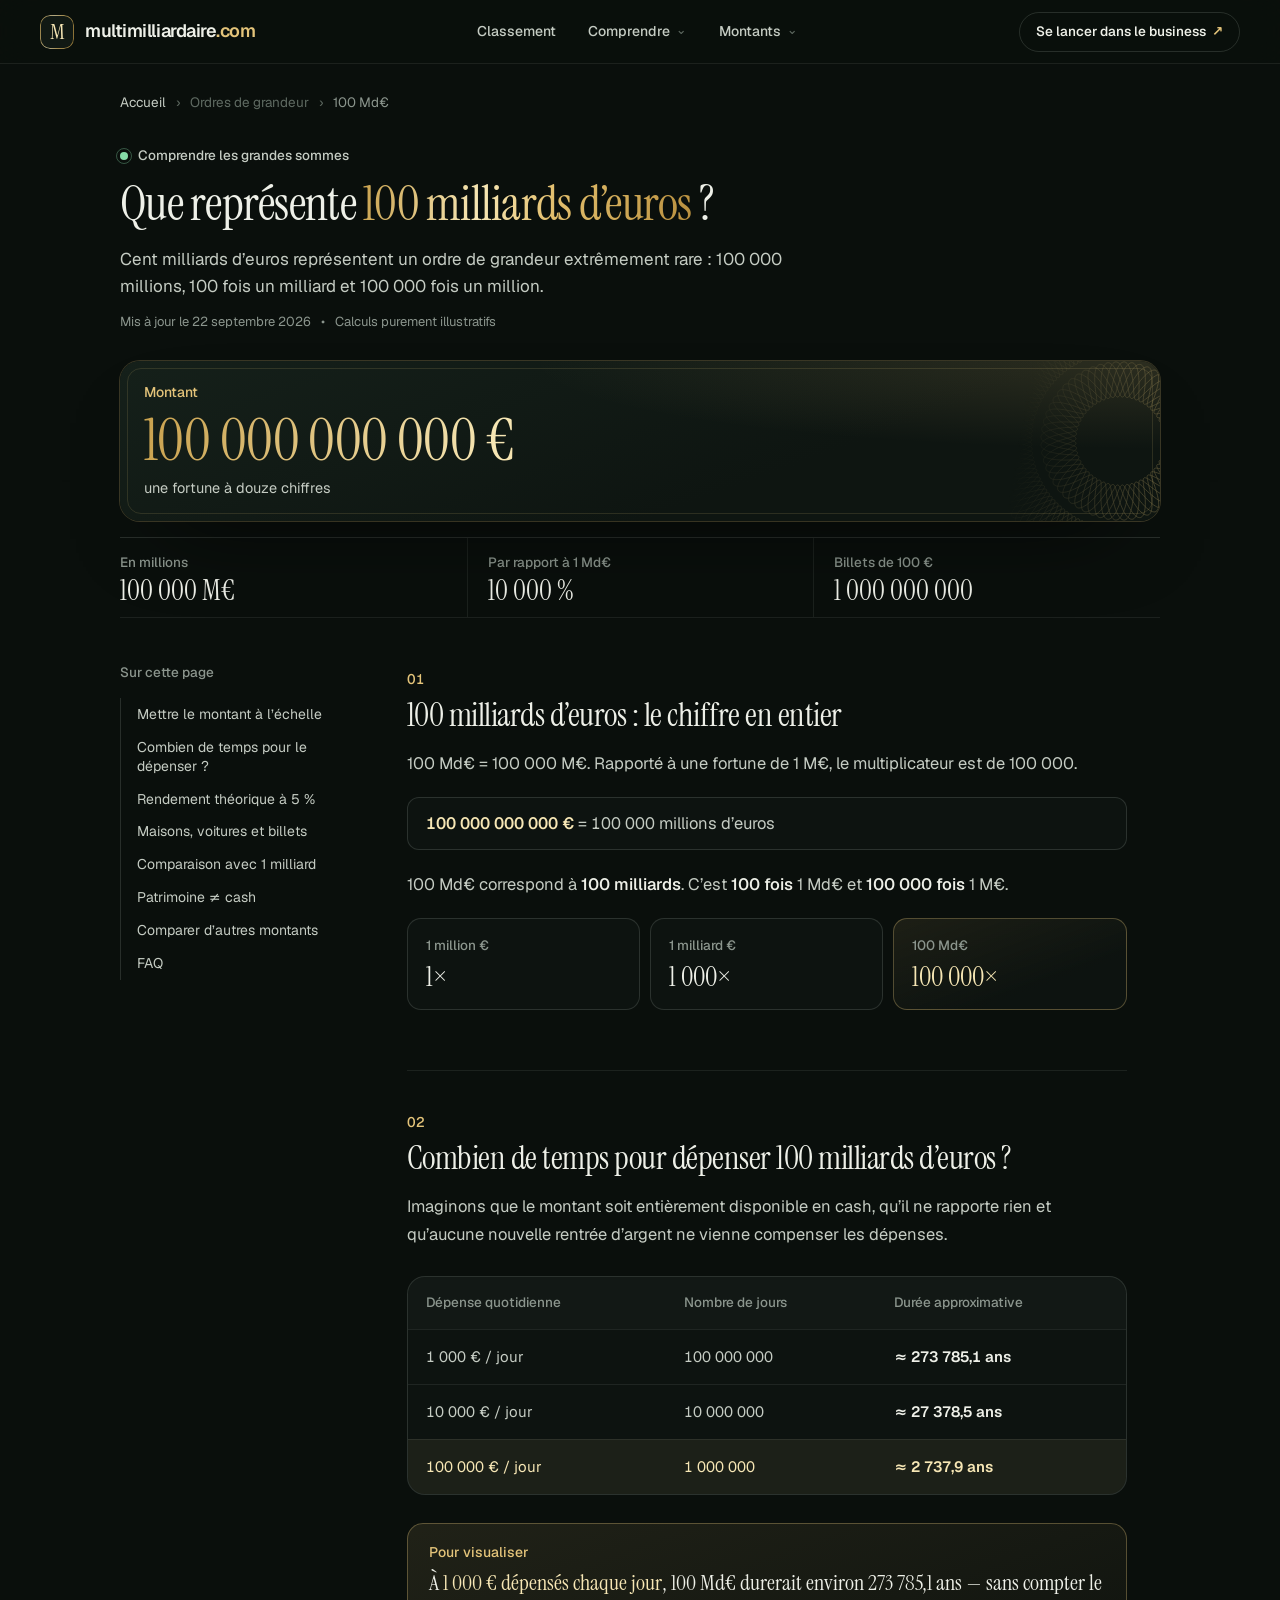
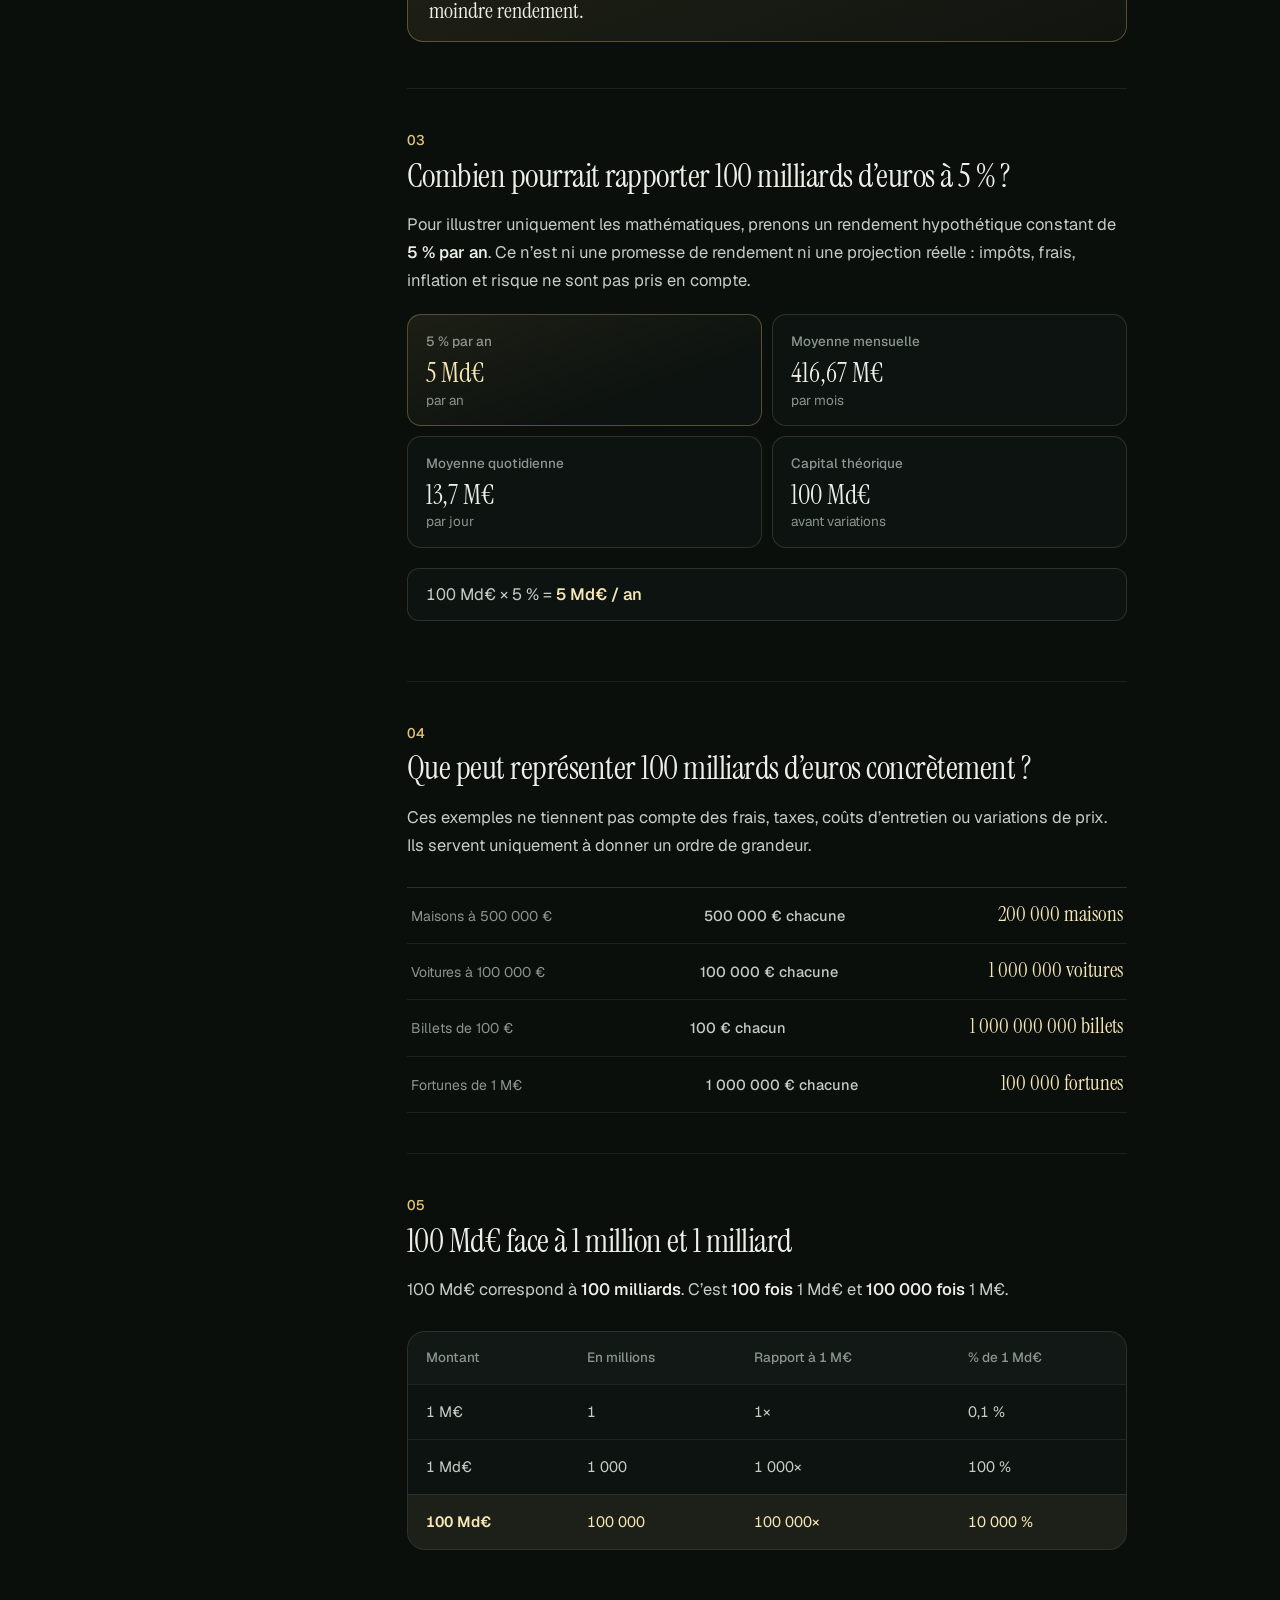
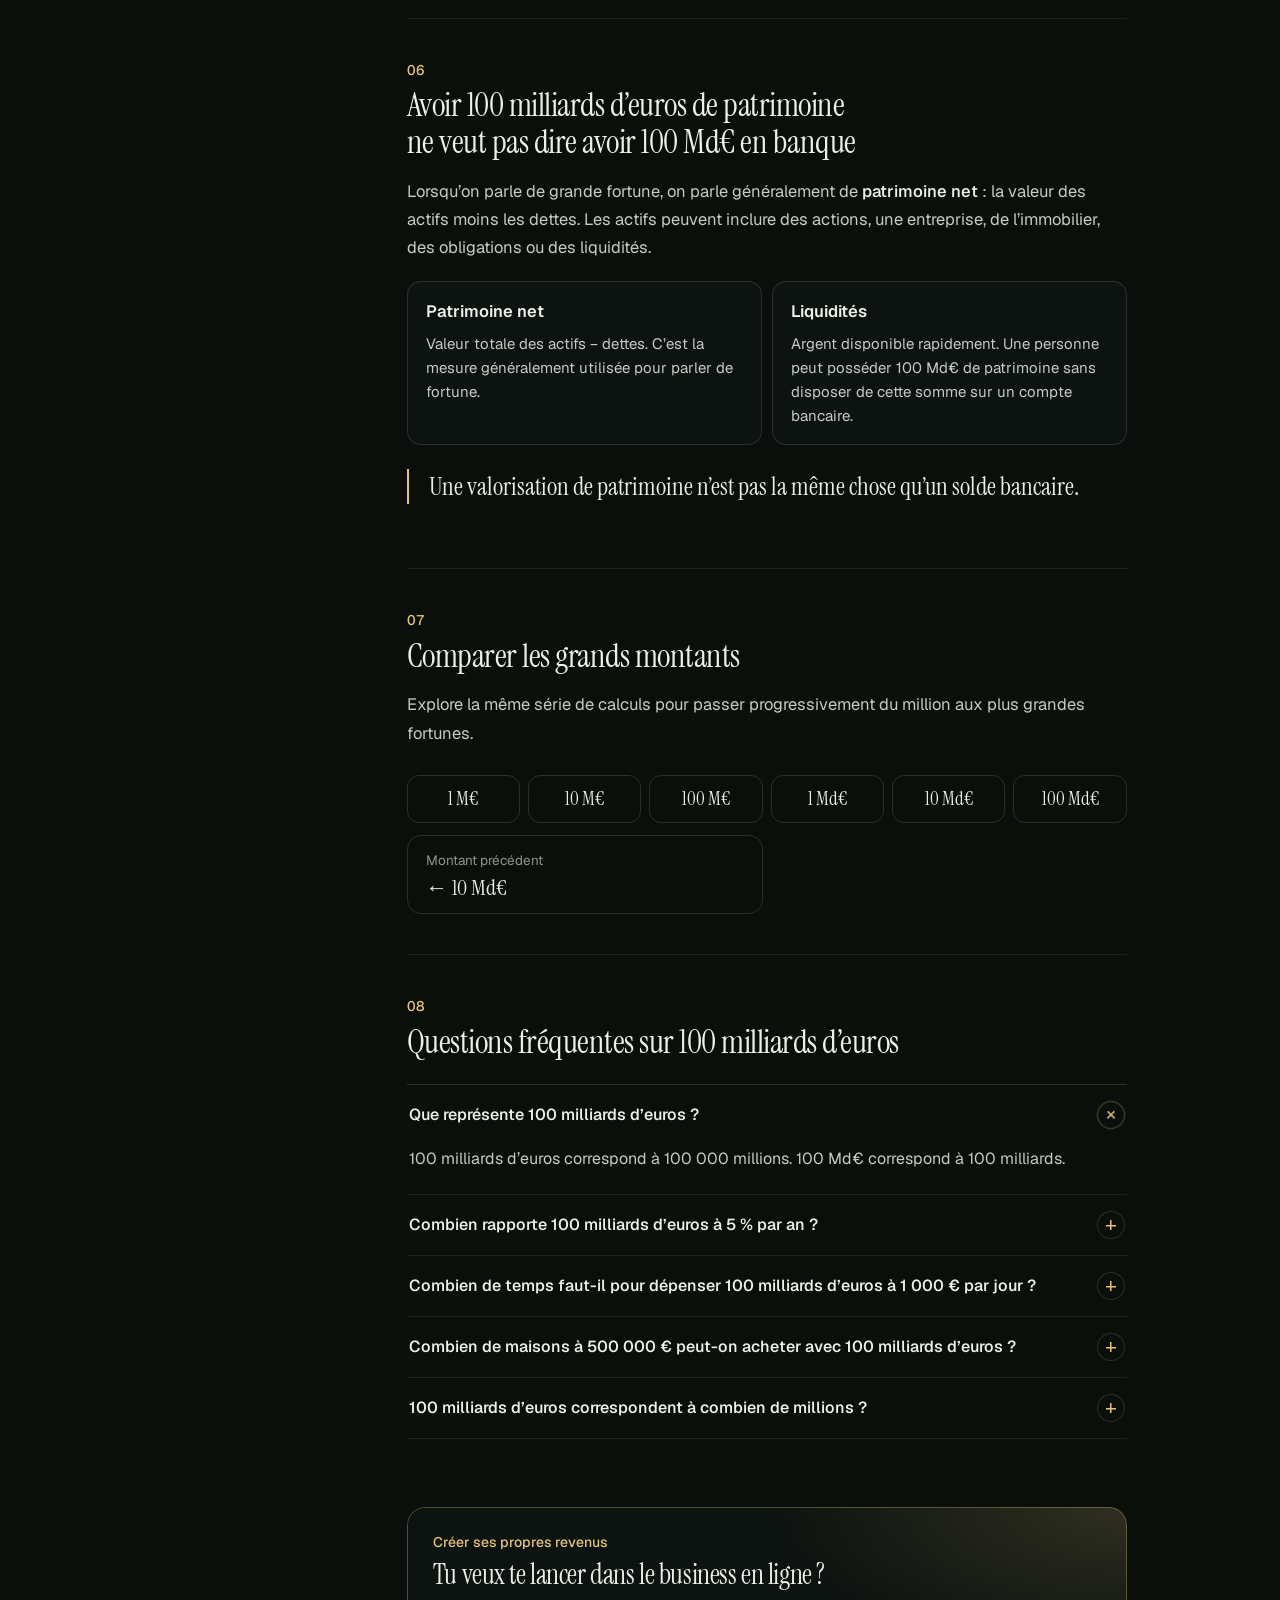
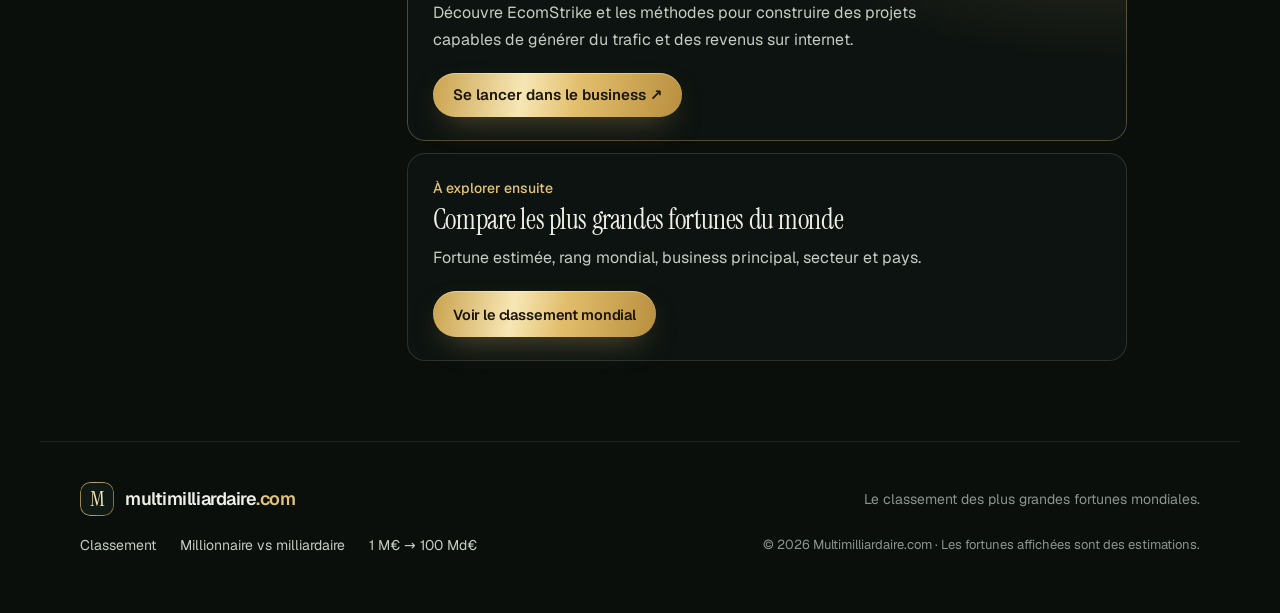
<file: 100-milliards-euros/index.html>
<!doctype html>
<html lang="fr">
<head>
  <meta charset="utf-8" />
  <meta name="viewport" content="width=device-width,initial-scale=1,viewport-fit=cover" />
  <title>100 milliards d’euros : plus de 270 000 ans pour les dépenser</title>
  <meta name="description" content="Que représente 100 milliards d’euros ? 5 Md€ par an à 5 %, 1 milliard de billets de 100 €, 200 000 maisons : l’échelle des plus grandes fortunes du monde." />
  <meta name="robots" content="index,follow,max-image-preview:large" />
  <link rel="canonical" href="https://multimilliardaire.com/100-milliards-euros/" />
  <meta name="theme-color" content="#090b0a" />
  <meta property="og:type" content="article" />
  <meta property="og:locale" content="fr_FR" />
  <meta property="og:site_name" content="Multimilliardaire.com" />
  <meta property="og:title" content="100 milliards d’euros : plus de 270 000 ans pour les dépenser" />
  <meta property="og:description" content="Que représente 100 milliards d’euros ? 5 Md€ par an à 5 %, 1 milliard de billets de 100 €, 200 000 maisons : l’échelle des plus grandes fortunes du monde." />
  <meta property="og:url" content="https://multimilliardaire.com/100-milliards-euros/" />
  <meta property="og:image" content="https://multimilliardaire.com/og-image.png" />
  <meta property="article:published_time" content="2026-09-22" />
  <meta property="article:modified_time" content="2026-09-22" />
  <meta name="twitter:card" content="summary_large_image" />
  <meta name="twitter:title" content="100 milliards d’euros : plus de 270 000 ans pour les dépenser" />
  <meta name="twitter:description" content="Que représente 100 milliards d’euros ? 5 Md€ par an à 5 %, 1 milliard de billets de 100 €, 200 000 maisons : l’échelle des plus grandes fortunes du monde." />
  <meta name="twitter:image" content="https://multimilliardaire.com/og-image.png" />
  <link rel="icon" href="/favicon.svg" type="image/svg+xml" />
  <link rel="manifest" href="/site.webmanifest" />
  <link rel="preload" href="/fonts/instrument-serif-latin-400-normal.woff2" as="font" type="font/woff2" crossorigin />
  <link rel="preload" href="/fonts/geist-latin-wght-normal.woff2" as="font" type="font/woff2" crossorigin />
  <link rel="stylesheet" href="/style.css?v=2" />
  <link rel="stylesheet" href="/guide.css?v=2" />
  <script type="application/ld+json">{"@context":"https://schema.org","@graph":[{"@type":"Article","headline":"Que représente 100 milliards d’euros ?","description":"Que représente 100 milliards d’euros ? Comparaisons concrètes, rendement théorique à 5 %, dépenses, immobilier et équivalent en millions ou milliards.","datePublished":"2026-09-22","dateModified":"2026-09-22","inLanguage":"fr-FR","mainEntityOfPage":"https://multimilliardaire.com/100-milliards-euros/","publisher":{"@type":"Organization","name":"Multimilliardaire.com","url":"https://multimilliardaire.com/"},"image":"https://multimilliardaire.com/og-image.png"},{"@type":"BreadcrumbList","itemListElement":[{"@type":"ListItem","position":1,"name":"Accueil","item":"https://multimilliardaire.com/"},{"@type":"ListItem","position":2,"name":"100 milliards d’euros","item":"https://multimilliardaire.com/100-milliards-euros/"}]},{"@type":"FAQPage","mainEntity":[{"@type":"Question","name":"Que représente 100 milliards d’euros ?","acceptedAnswer":{"@type":"Answer","text":"100 milliards d’euros correspond à 100 000 millions. 100 Md€ correspond à 100 milliards."}},{"@type":"Question","name":"Combien rapporte 100 milliards d’euros à 5 % par an ?","acceptedAnswer":{"@type":"Answer","text":"À titre purement mathématique, 5 % de 100 milliards d’euros représente 5 Md€ par an, soit environ 416,67 M€ par mois avant impôts, frais, inflation et variations de valeur."}},{"@type":"Question","name":"Combien de temps faut-il pour dépenser 100 milliards d’euros à 1 000 € par jour ?","acceptedAnswer":{"@type":"Answer","text":"Sans rendement et en dépensant exactement 1 000 € par jour, il faudrait 100 000 000 jours, soit environ 273 785,1 ans."}},{"@type":"Question","name":"Combien de maisons à 500 000 € peut-on acheter avec 100 milliards d’euros ?","acceptedAnswer":{"@type":"Answer","text":"Mathématiquement, 100 milliards d’euros équivaut au prix de 200 000 maisons à 500 000 €, sans tenir compte des frais, taxes ou autres coûts."}},{"@type":"Question","name":"100 milliards d’euros correspondent à combien de millions ?","acceptedAnswer":{"@type":"Answer","text":"100 milliards d’euros correspondent à 100 000 millions."}}]}]}</script>
  <script src="/navigation.js?v=2" defer></script>
</head>
<body class="article-page amount-page">
  <div class="noise" aria-hidden="true"></div>
  <header class="site-header" data-site-header>
    <a class="brand" href="/" aria-label="Multimilliardaire.com — Accueil">
      <span class="brand-mark">M</span>
      <span>multimilliardaire<span class="brand-dot">.com</span></span>
    </a>

    <nav class="desktop-nav" aria-label="Navigation principale">
      <a class="nav-link" href="/#classement">Classement</a>

      <details class="nav-dropdown">
        <summary class="nav-link">Comprendre <span class="nav-chevron" aria-hidden="true">⌄</span></summary>
        <div class="nav-dropdown-menu nav-dropdown-menu-compact">
          <span class="nav-menu-label">Comprendre la richesse</span>
          <a href="/difference-millionnaire-milliardaire/">
            <strong>Millionnaire vs milliardaire</strong>
            <small>La différence expliquée simplement</small>
          </a>
          <a href="/combien-de-milliardaires-en-france/">
            <strong>Milliardaires en France</strong>
            <small>Grandes fortunes françaises</small>
          </a>
          <a href="/combien-de-milliardaires-dans-le-monde/">
            <strong>Milliardaires dans le monde</strong>
            <small>Combien sont-ils en 2026 ?</small>
          </a>
          <a href="/classement-milliardaires-francais/">
            <strong>Milliardaires français</strong>
            <small>Le classement des 59 fortunes</small>
          </a>
          <a href="/femmes-les-plus-riches-du-monde/">
            <strong>Femmes les plus riches</strong>
            <small>Le top 15 mondial</small>
          </a>
          <a href="/#methodologie">
            <strong>Méthodologie</strong>
            <small>Comment lire les fortunes du classement</small>
          </a>
        </div>
      </details>

      <details class="nav-dropdown nav-dropdown-wide">
        <summary class="nav-link">Montants <span class="nav-chevron" aria-hidden="true">⌄</span></summary>
        <div class="nav-dropdown-menu amounts-menu">
          <span class="nav-menu-label">Mettre les grandes sommes à l’échelle</span>
          <div class="amounts-menu-grid">
            <a href="/1-million-euros/"><span>1 M€</span><small>1 million d’euros</small></a>
            <a href="/10-millions-euros/"><span>10 M€</span><small>10 millions d’euros</small></a>
            <a href="/100-millions-euros/"><span>100 M€</span><small>100 millions d’euros</small></a>
            <a href="/1-milliard-euros/"><span>1 Md€</span><small>1 milliard d’euros</small></a>
            <a href="/10-milliards-euros/"><span>10 Md€</span><small>10 milliards d’euros</small></a>
            <a href="/100-milliards-euros/"><span>100 Md€</span><small>100 milliards d’euros</small></a>
          </div>
        </div>
      </details>
    </nav>

    <a class="header-cta" href="https://ecomstrike.com/" target="_blank" rel="noopener noreferrer">Se lancer dans le business <span>↗</span></a>

    <button class="mobile-menu-toggle" type="button" aria-expanded="false" aria-controls="mobile-menu" aria-label="Ouvrir le menu">
      <span></span><span></span>
    </button>

    <div class="mobile-menu" id="mobile-menu" aria-hidden="true">
      <nav aria-label="Navigation mobile">
        <a class="mobile-menu-primary" href="/#classement"><span>Classement</span><b>↗</b></a>

        <div class="mobile-menu-section">
          <span class="mobile-menu-label">Comprendre</span>
          <a href="/difference-millionnaire-milliardaire/">Millionnaire vs milliardaire <b>↗</b></a>
          <a href="/combien-de-milliardaires-en-france/">Milliardaires en France <b>↗</b></a>
          <a href="/combien-de-milliardaires-dans-le-monde/">Milliardaires dans le monde <b>↗</b></a>
          <a href="/classement-milliardaires-francais/">Milliardaires français <b>↗</b></a>
          <a href="/femmes-les-plus-riches-du-monde/">Femmes les plus riches <b>↗</b></a>
          <a href="/#methodologie">Méthodologie <b>↗</b></a>
        </div>

        <div class="mobile-menu-section">
          <span class="mobile-menu-label">Montants</span>
          <div class="mobile-amount-grid">
            <a href="/1-million-euros/">1 M€</a>
            <a href="/10-millions-euros/">10 M€</a>
            <a href="/100-millions-euros/">100 M€</a>
            <a href="/1-milliard-euros/">1 Md€</a>
            <a href="/10-milliards-euros/">10 Md€</a>
            <a href="/100-milliards-euros/">100 Md€</a>
          </div>
        </div>

        <a class="mobile-business-cta" href="https://ecomstrike.com/" target="_blank" rel="noopener noreferrer">Se lancer dans le business <span>↗</span></a>
      </nav>
    </div>
  </header>

  <main class="guide-main">
    <article>
      <header class="guide-hero amount-hero">
        <nav class="breadcrumbs" aria-label="Fil d’Ariane"><a href="/">Accueil</a><span>›</span><span>Ordres de grandeur</span><span>›</span><span>100 Md€</span></nav>
        <div class="hero-kicker"><span class="pulse"></span> Comprendre les grandes sommes</div>
        <h1>Que représente <span>100 milliards d’euros</span> ?</h1>
        <p class="guide-lead">Cent milliards d’euros représentent un ordre de grandeur extrêmement rare : 100 000 millions, 100 fois un milliard et 100 000 fois un million.</p>
        <div class="guide-meta"><span>Mis à jour le 22 septembre 2026</span><span>•</span><span>Calculs purement illustratifs</span></div>

        <div class="amount-display">
          <span>Montant</span>
          <strong>100 000 000 000 €</strong>
          <small>une fortune à douze chiffres</small>
        </div>
        <div class="metric-strip">
          <div><span>En millions</span><strong>100 000 M€</strong></div>
          <div><span>Par rapport à 1 Md€</span><strong>10 000 %</strong></div>
          <div><span>Billets de 100 €</span><strong>1 000 000 000</strong></div>
        </div>
      </header>

      <div class="guide-layout">
        <aside class="toc-card">
          <span class="toc-title">Sur cette page</span>
          <nav>
            <a href="#echelle">Mettre le montant à l’échelle</a>
            <a href="#depenses">Combien de temps pour le dépenser ?</a>
            <a href="#rendement">Rendement théorique à 5 %</a>
            <a href="#achats">Maisons, voitures et billets</a>
            <a href="#milliard">Comparaison avec 1 milliard</a>
            <a href="#patrimoine">Patrimoine ≠ cash</a>
            <a href="#autres-montants">Comparer d’autres montants</a>
            <a href="#faq">FAQ</a>
          </nav>
        </aside>

        <div class="guide-content">
          <section id="echelle">
            <span class="section-number">01</span>
            <h2>100 milliards d’euros : le chiffre en entier</h2>
            <p>100 Md€ = 100 000 M€. Rapporté à une fortune de 1 M€, le multiplicateur est de 100 000.</p>
            <div class="formula"><strong>100 000 000 000 €</strong> = 100 000 millions d’euros</div>
            <p>100 Md€ correspond à <strong>100 milliards</strong>. C’est <strong>100 fois</strong> 1 Md€ et <strong>100 000 fois</strong> 1 M€.</p>
            <div class="scale-compare">
              <div><span>1 million €</span><strong>1×</strong></div>
              <div><span>1 milliard €</span><strong>1 000×</strong></div>
              <div class="current"><span>100 Md€</span><strong>100 000×</strong></div>
            </div>
          </section>

          <section id="depenses">
            <span class="section-number">02</span>
            <h2>Combien de temps pour dépenser 100 milliards d’euros ?</h2>
            <p>Imaginons que le montant soit entièrement disponible en cash, qu’il ne rapporte rien et qu’aucune nouvelle rentrée d’argent ne vienne compenser les dépenses.</p>
            <div class="comparison-table spend-table" role="region" aria-label="Temps nécessaire pour dépenser 100 milliards d’euros" tabindex="0">
              <table><thead><tr><th>Dépense quotidienne</th><th>Nombre de jours</th><th>Durée approximative</th></tr></thead><tbody>
                <tr><td>1 000 € / jour</td><td>100 000 000</td><td><strong>≈ 273 785,1 ans</strong></td></tr>
                <tr><td>10 000 € / jour</td><td>10 000 000</td><td><strong>≈ 27 378,5 ans</strong></td></tr>
                <tr class="table-gold"><td>100 000 € / jour</td><td>1 000 000</td><td><strong>≈ 2 737,9 ans</strong></td></tr>
              </tbody></table>
            </div>
            <div class="analogy-card"><small>Pour visualiser</small><p>À <strong>1 000 € dépensés chaque jour</strong>, 100 Md€ durerait environ 273 785,1 ans — sans compter le moindre rendement.</p></div>
          </section>

          <section id="rendement">
            <span class="section-number">03</span>
            <h2>Combien pourrait rapporter 100 milliards d’euros à 5 % ?</h2>
            <p>Pour illustrer uniquement les mathématiques, prenons un rendement hypothétique constant de <strong>5 % par an</strong>. Ce n’est ni une promesse de rendement ni une projection réelle : impôts, frais, inflation et risque ne sont pas pris en compte.</p>
            <div class="yield-grid amount-yield">
              <div class="gold-card"><span>5 % par an</span><strong>5 Md€</strong><small>par an</small></div>
              <div><span>Moyenne mensuelle</span><strong>416,67 M€</strong><small>par mois</small></div>
              <div><span>Moyenne quotidienne</span><strong>13,7 M€</strong><small>par jour</small></div>
              <div><span>Capital théorique</span><strong>100 Md€</strong><small>avant variations</small></div>
            </div>
            <div class="formula">100 Md€ × 5 % = <strong>5 Md€ / an</strong></div>
          </section>

          <section id="achats">
            <span class="section-number">04</span>
            <h2>Que peut représenter 100 milliards d’euros concrètement ?</h2>
            <p>Ces exemples ne tiennent pas compte des frais, taxes, coûts d’entretien ou variations de prix. Ils servent uniquement à donner un ordre de grandeur.</p>
            <div class="visual-list amount-visuals">
              <div><span>Maisons à 500 000 €</span><b>500 000 € chacune</b><strong>200 000 maisons</strong></div>
              <div><span>Voitures à 100 000 €</span><b>100 000 € chacune</b><strong>1 000 000 voitures</strong></div>
              <div><span>Billets de 100 €</span><b>100 € chacun</b><strong>1 000 000 000 billets</strong></div>
              <div><span>Fortunes de 1 M€</span><b>1 000 000 € chacune</b><strong>100 000 fortunes</strong></div>
            </div>
          </section>

          <section id="milliard">
            <span class="section-number">05</span>
            <h2>100 Md€ face à 1 million et 1 milliard</h2>
            <p>100 Md€ correspond à <strong>100 milliards</strong>. C’est <strong>100 fois</strong> 1 Md€ et <strong>100 000 fois</strong> 1 M€.</p>
            <div class="comparison-table" role="region" aria-label="Comparaison des ordres de grandeur" tabindex="0">
              <table><thead><tr><th>Montant</th><th>En millions</th><th>Rapport à 1 M€</th><th>% de 1 Md€</th></tr></thead><tbody>
                <tr><td>1 M€</td><td>1</td><td>1×</td><td>0,1 %</td></tr>
                <tr><td>1 Md€</td><td>1 000</td><td>1 000×</td><td>100 %</td></tr>
                <tr class="table-gold"><td><strong>100 Md€</strong></td><td>100 000</td><td>100 000×</td><td>10 000 %</td></tr>
              </tbody></table>
            </div>
          </section>

          <section id="patrimoine">
            <span class="section-number">06</span>
            <h2>Avoir 100 milliards d’euros de patrimoine ne veut pas dire avoir 100 Md€ en banque</h2>
            <p>Lorsqu’on parle de grande fortune, on parle généralement de <strong>patrimoine net</strong> : la valeur des actifs moins les dettes. Les actifs peuvent inclure des actions, une entreprise, de l’immobilier, des obligations ou des liquidités.</p>
            <div class="mini-definitions">
              <div><strong>Patrimoine net</strong><p>Valeur totale des actifs − dettes. C’est la mesure généralement utilisée pour parler de fortune.</p></div>
              <div><strong>Liquidités</strong><p>Argent disponible rapidement. Une personne peut posséder 100 Md€ de patrimoine sans disposer de cette somme sur un compte bancaire.</p></div>
            </div>
            <blockquote>Une valorisation de patrimoine n’est pas la même chose qu’un solde bancaire.</blockquote>
          </section>

          <section id="autres-montants">
            <span class="section-number">07</span>
            <h2>Comparer les grands montants</h2>
            <p>Explore la même série de calculs pour passer progressivement du million aux plus grandes fortunes.</p>
            <nav class="wealth-nav" aria-label="Autres montants"><a href="/1-million-euros/">1 M€</a><a href="/10-millions-euros/">10 M€</a><a href="/100-millions-euros/">100 M€</a><a href="/1-milliard-euros/">1 Md€</a><a href="/10-milliards-euros/">10 Md€</a><a href="/100-milliards-euros/">100 Md€</a></nav>
            <div class="wealth-step-row"><a class="wealth-step" href="/10-milliards-euros/"><small>Montant précédent</small><strong>← 10 Md€</strong></a></div>
          </section>

          <section id="faq" class="faq-section">
            <span class="section-number">08</span>
            <h2>Questions fréquentes sur 100 milliards d’euros</h2>
            <div class="faq-list">
              <details open><summary>Que représente 100 milliards d’euros ?</summary><p>100 milliards d’euros correspond à 100 000 millions. 100 Md€ correspond à 100 milliards.</p></details><details><summary>Combien rapporte 100 milliards d’euros à 5 % par an ?</summary><p>À titre purement mathématique, 5 % de 100 milliards d’euros représente 5 Md€ par an, soit environ 416,67 M€ par mois avant impôts, frais, inflation et variations de valeur.</p></details><details><summary>Combien de temps faut-il pour dépenser 100 milliards d’euros à 1 000 € par jour ?</summary><p>Sans rendement et en dépensant exactement 1 000 € par jour, il faudrait 100 000 000 jours, soit environ 273 785,1 ans.</p></details><details><summary>Combien de maisons à 500 000 € peut-on acheter avec 100 milliards d’euros ?</summary><p>Mathématiquement, 100 milliards d’euros équivaut au prix de 200 000 maisons à 500 000 €, sans tenir compte des frais, taxes ou autres coûts.</p></details><details><summary>100 milliards d’euros correspondent à combien de millions ?</summary><p>100 milliards d’euros correspondent à 100 000 millions.</p></details>
            </div>
          </section>

          <aside class="business-cta">
            <span>Créer ses propres revenus</span>
            <h2>Tu veux te lancer dans le business en ligne ?</h2>
            <p>Découvre EcomStrike et les méthodes pour construire des projets capables de générer du trafic et des revenus sur internet.</p>
            <a href="https://ecomstrike.com/" target="_blank" rel="noopener noreferrer">Se lancer dans le business ↗</a>
          </aside>

          <div class="back-ranking">
            <span>À explorer ensuite</span>
            <h2>Compare les plus grandes fortunes du monde</h2>
            <p>Fortune estimée, rang mondial, business principal, secteur et pays.</p>
            <a class="button primary" href="/#classement">Voir le classement mondial</a>
          </div>
        </div>
      </div>
    </article>
  </main>

  <footer>
    <a class="brand footer-brand" href="/"><span class="brand-mark">M</span><span>multimilliardaire<span class="brand-dot">.com</span></span></a>
    <p>Le classement des plus grandes fortunes mondiales.</p>
    <div><a href="/#classement">Classement</a><a href="/difference-millionnaire-milliardaire/">Millionnaire vs milliardaire</a><a href="/1-million-euros/">1 M€ → 100 Md€</a></div>
    <small>© <span id="year"></span> Multimilliardaire.com · Les fortunes affichées sont des estimations.</small>
  </footer>
  <script>document.getElementById('year').textContent = new Date().getFullYear();</script>
</body>
</html>
</file>
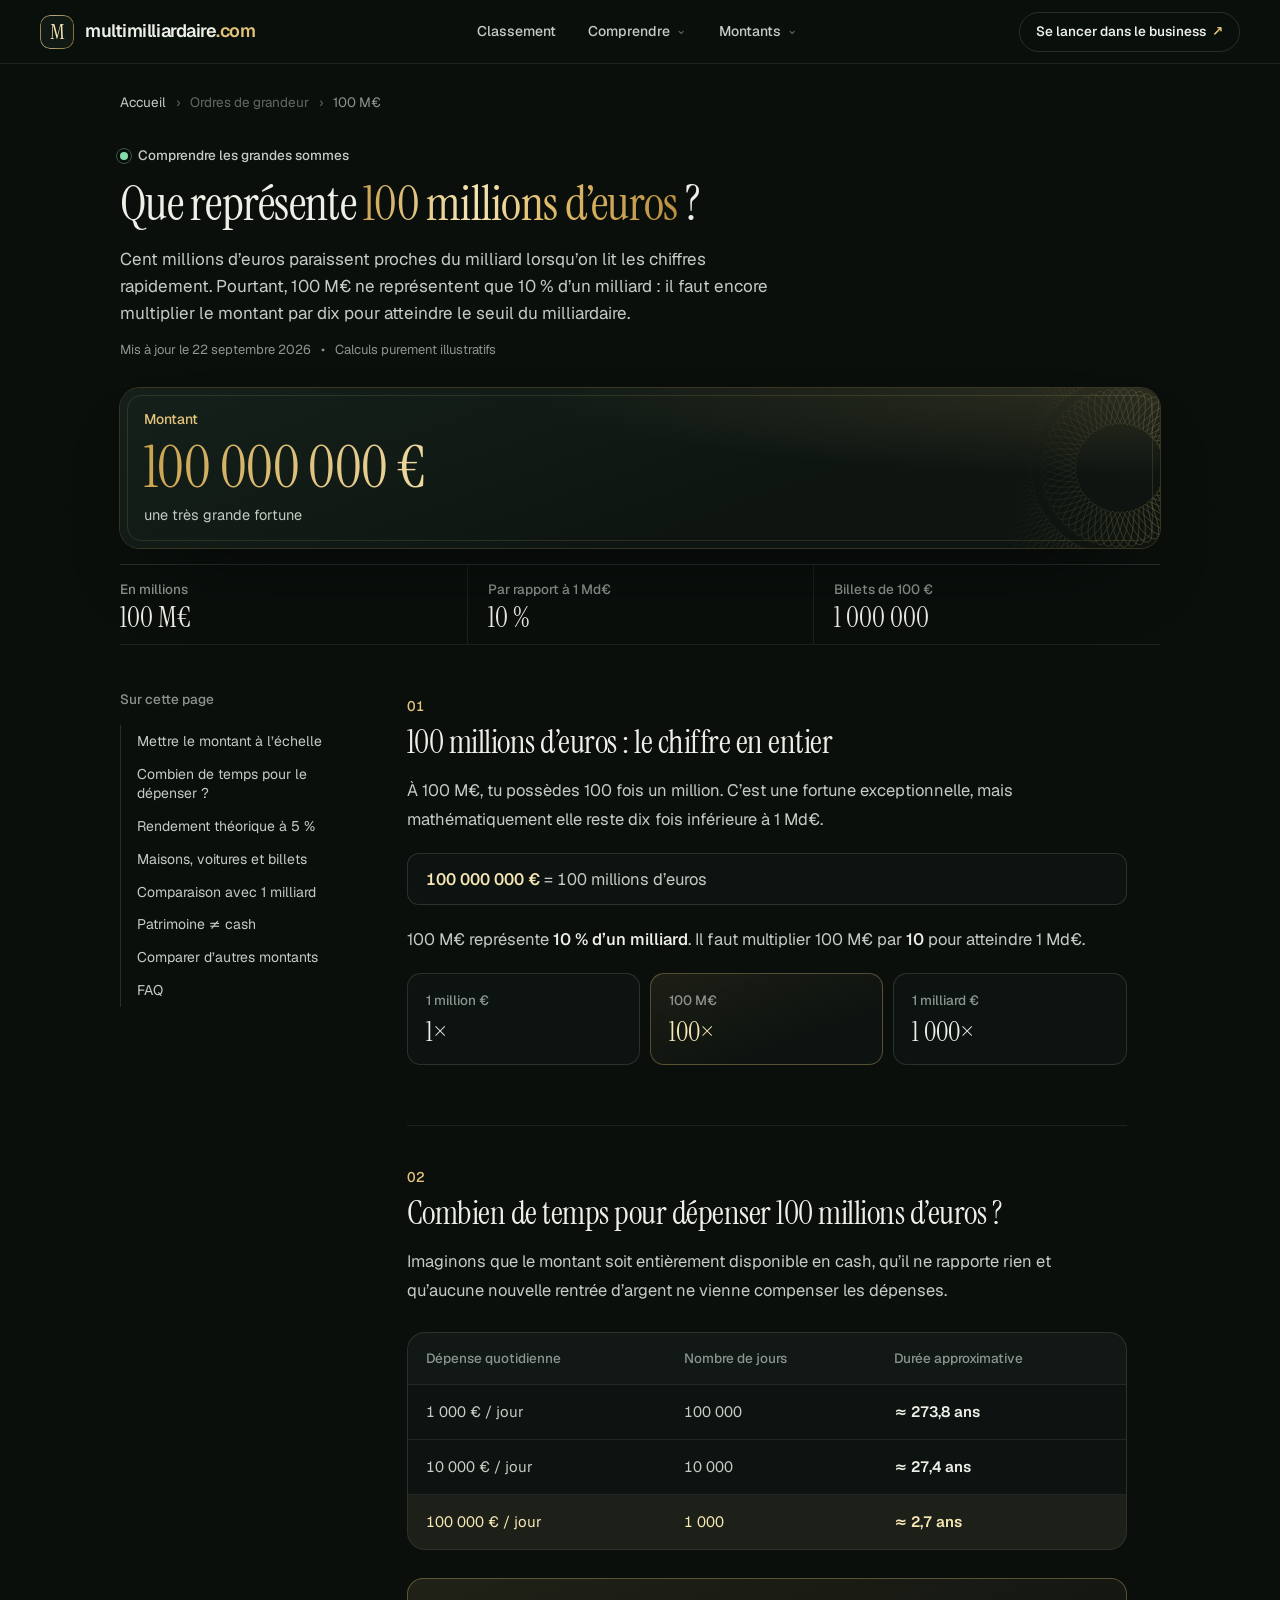
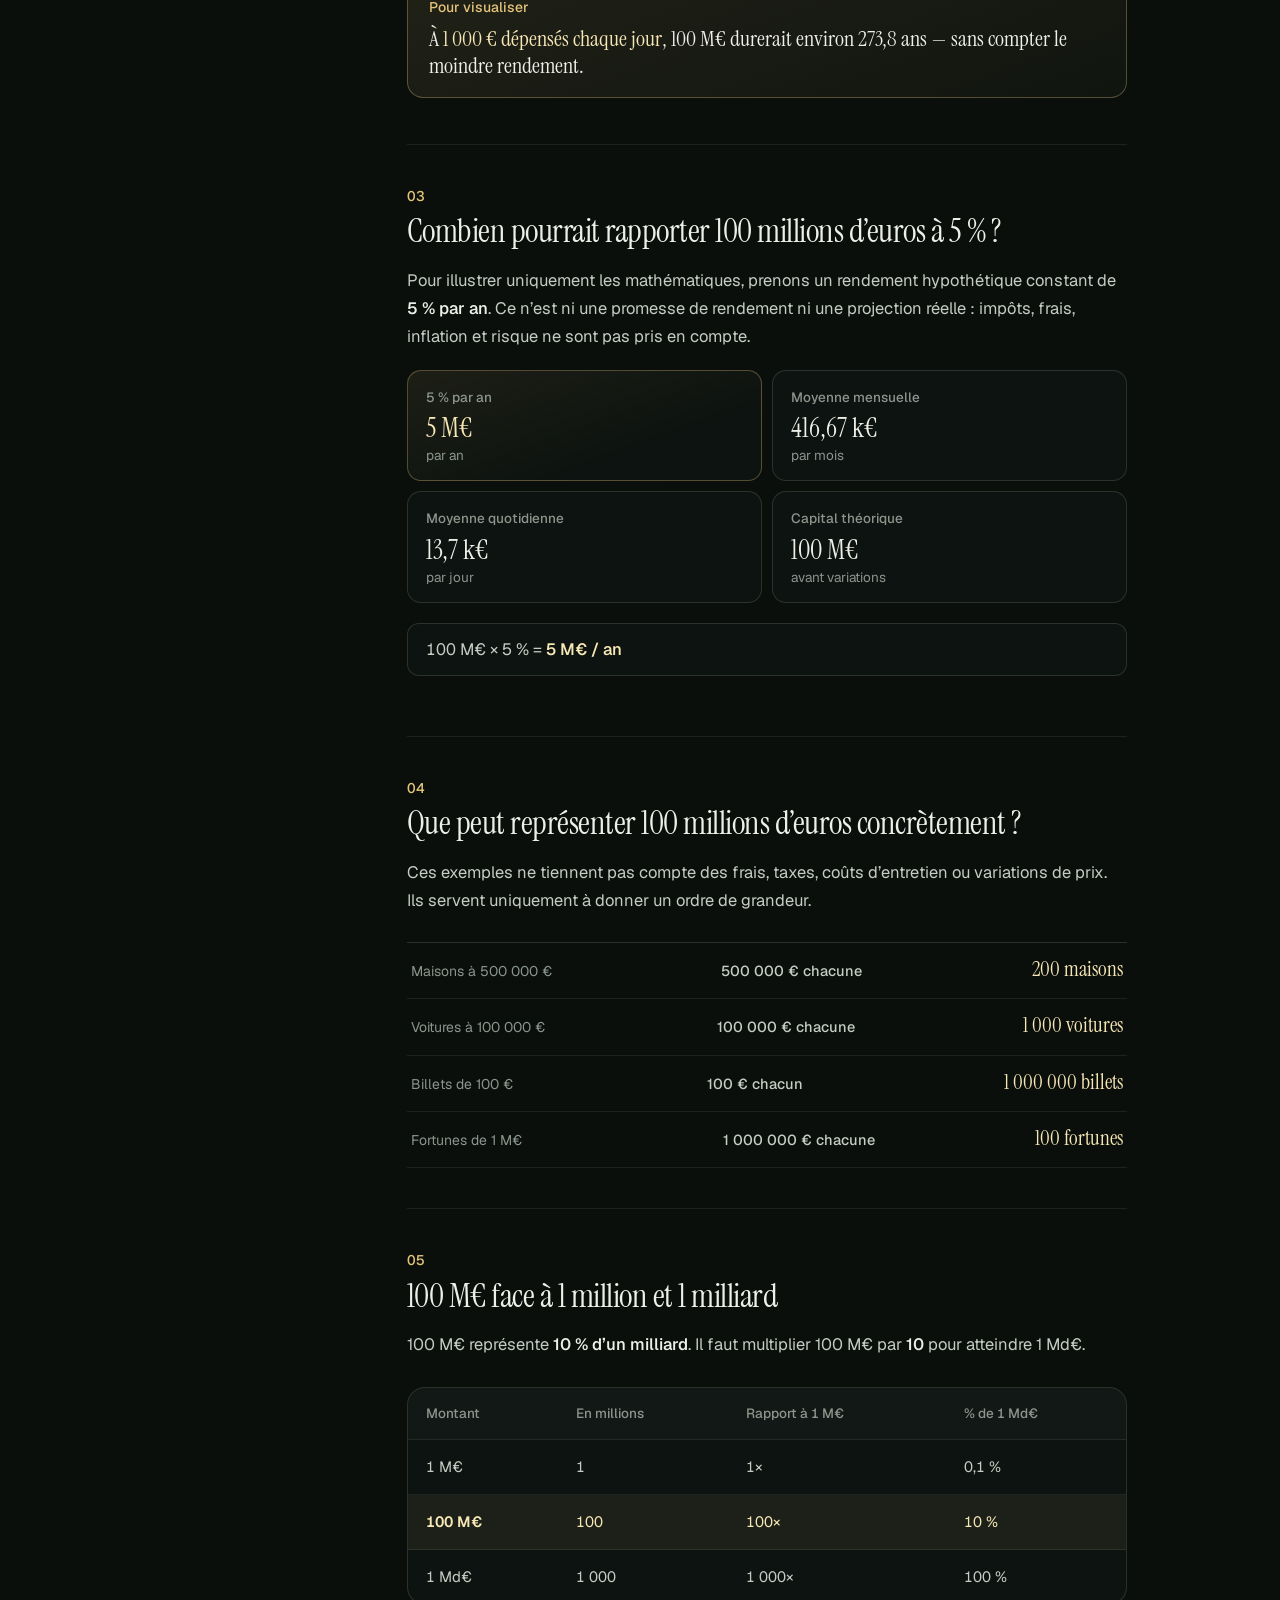
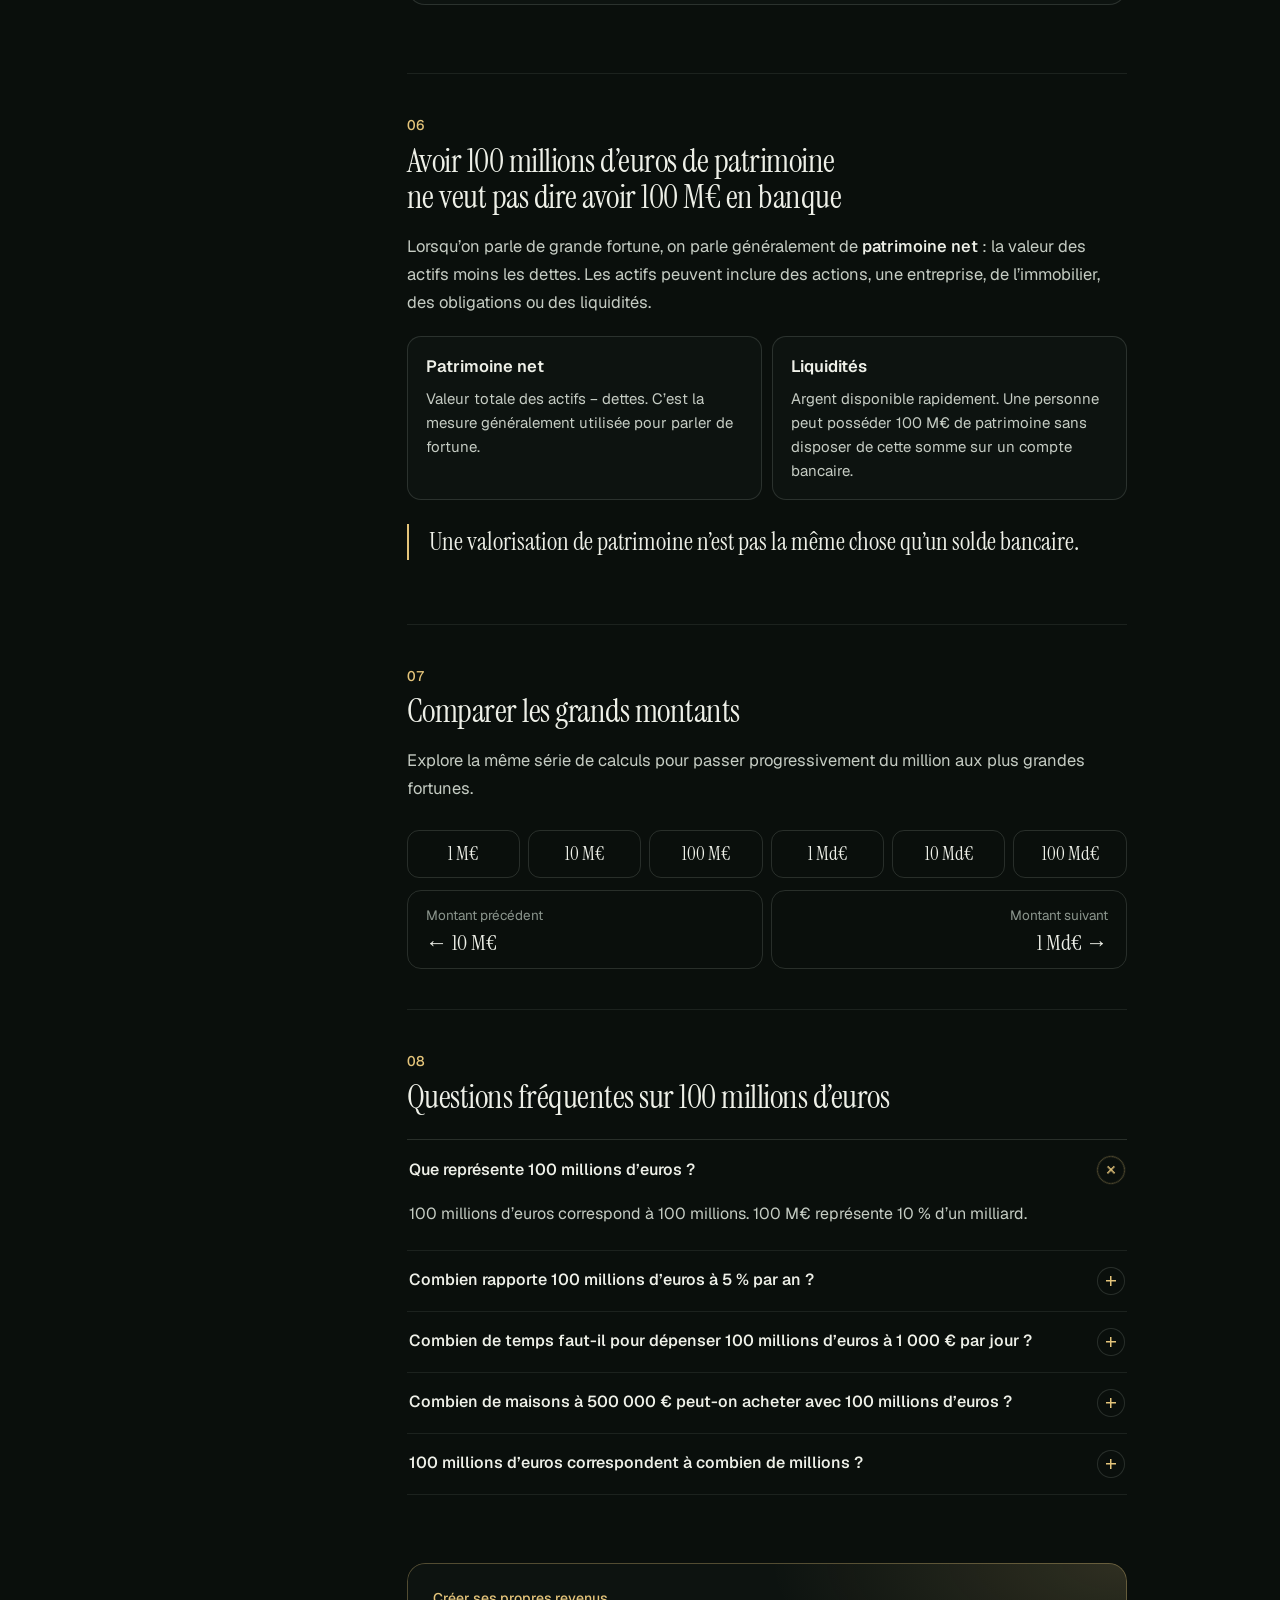
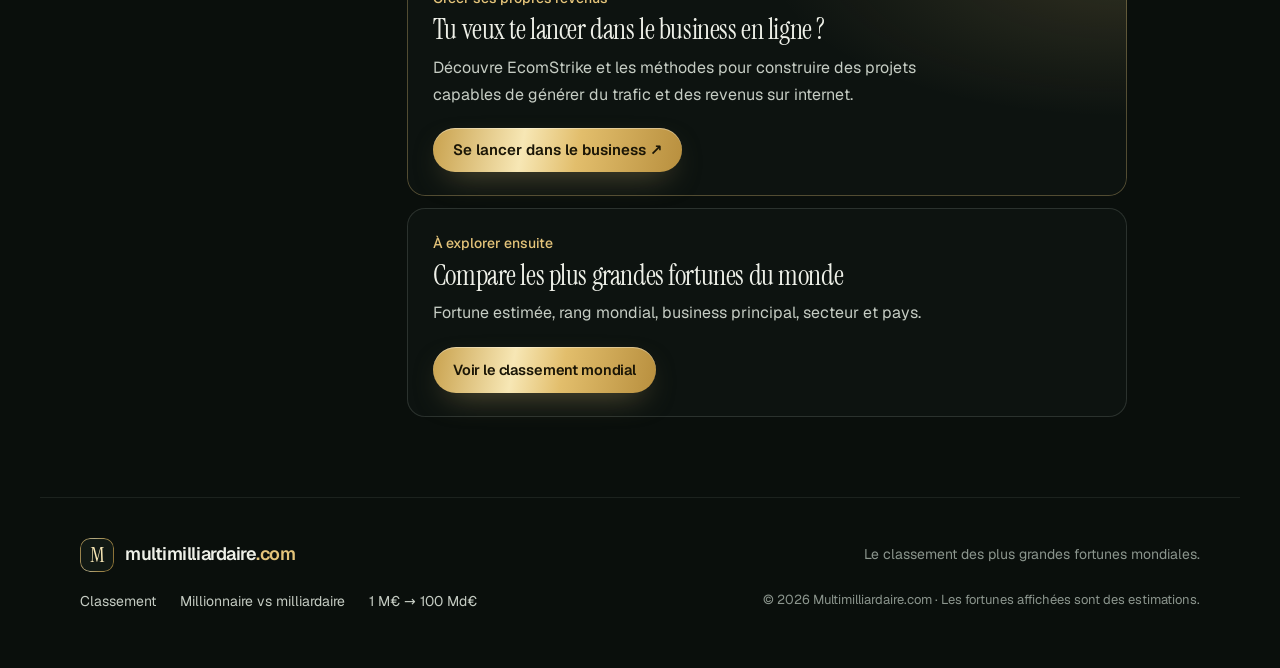
<file: 100-millions-euros/index.html>
<!doctype html>
<html lang="fr">
<head>
  <meta charset="utf-8" />
  <meta name="viewport" content="width=device-width,initial-scale=1,viewport-fit=cover" />
  <title>100 millions d’euros : 5 M€/an à 5 %, 274 ans à 1 000 €/jour</title>
  <meta name="description" content="Que représente 100 millions d’euros ? 200 maisons, 1 million de billets de 100 €, 10 % d’un milliard : la somme mise à l’échelle avec des calculs simples." />
  <meta name="robots" content="index,follow,max-image-preview:large" />
  <link rel="canonical" href="https://multimilliardaire.com/100-millions-euros/" />
  <meta name="theme-color" content="#090b0a" />
  <meta property="og:type" content="article" />
  <meta property="og:locale" content="fr_FR" />
  <meta property="og:site_name" content="Multimilliardaire.com" />
  <meta property="og:title" content="100 millions d’euros : 5 M€/an à 5 %, 274 ans à 1 000 €/jour" />
  <meta property="og:description" content="Que représente 100 millions d’euros ? 200 maisons, 1 million de billets de 100 €, 10 % d’un milliard : la somme mise à l’échelle avec des calculs simples." />
  <meta property="og:url" content="https://multimilliardaire.com/100-millions-euros/" />
  <meta property="og:image" content="https://multimilliardaire.com/og-image.png" />
  <meta property="article:published_time" content="2026-09-22" />
  <meta property="article:modified_time" content="2026-09-22" />
  <meta name="twitter:card" content="summary_large_image" />
  <meta name="twitter:title" content="100 millions d’euros : 5 M€/an à 5 %, 274 ans à 1 000 €/jour" />
  <meta name="twitter:description" content="Que représente 100 millions d’euros ? 200 maisons, 1 million de billets de 100 €, 10 % d’un milliard : la somme mise à l’échelle avec des calculs simples." />
  <meta name="twitter:image" content="https://multimilliardaire.com/og-image.png" />
  <link rel="icon" href="/favicon.svg" type="image/svg+xml" />
  <link rel="manifest" href="/site.webmanifest" />
  <link rel="preload" href="/fonts/instrument-serif-latin-400-normal.woff2" as="font" type="font/woff2" crossorigin />
  <link rel="preload" href="/fonts/geist-latin-wght-normal.woff2" as="font" type="font/woff2" crossorigin />
  <link rel="stylesheet" href="/style.css?v=2" />
  <link rel="stylesheet" href="/guide.css?v=2" />
  <script type="application/ld+json">{"@context":"https://schema.org","@graph":[{"@type":"Article","headline":"Que représente 100 millions d’euros ?","description":"Que représente 100 millions d’euros ? Comparaisons concrètes, rendement théorique à 5 %, dépenses, immobilier et équivalent en millions ou milliards.","datePublished":"2026-09-22","dateModified":"2026-09-22","inLanguage":"fr-FR","mainEntityOfPage":"https://multimilliardaire.com/100-millions-euros/","publisher":{"@type":"Organization","name":"Multimilliardaire.com","url":"https://multimilliardaire.com/"},"image":"https://multimilliardaire.com/og-image.png"},{"@type":"BreadcrumbList","itemListElement":[{"@type":"ListItem","position":1,"name":"Accueil","item":"https://multimilliardaire.com/"},{"@type":"ListItem","position":2,"name":"100 millions d’euros","item":"https://multimilliardaire.com/100-millions-euros/"}]},{"@type":"FAQPage","mainEntity":[{"@type":"Question","name":"Que représente 100 millions d’euros ?","acceptedAnswer":{"@type":"Answer","text":"100 millions d’euros correspond à 100 millions. 100 M€ représente 10 % d’un milliard."}},{"@type":"Question","name":"Combien rapporte 100 millions d’euros à 5 % par an ?","acceptedAnswer":{"@type":"Answer","text":"À titre purement mathématique, 5 % de 100 millions d’euros représente 5 M€ par an, soit environ 416,67 k€ par mois avant impôts, frais, inflation et variations de valeur."}},{"@type":"Question","name":"Combien de temps faut-il pour dépenser 100 millions d’euros à 1 000 € par jour ?","acceptedAnswer":{"@type":"Answer","text":"Sans rendement et en dépensant exactement 1 000 € par jour, il faudrait 100 000 jours, soit environ 273,8 ans."}},{"@type":"Question","name":"Combien de maisons à 500 000 € peut-on acheter avec 100 millions d’euros ?","acceptedAnswer":{"@type":"Answer","text":"Mathématiquement, 100 millions d’euros équivaut au prix de 200 maisons à 500 000 €, sans tenir compte des frais, taxes ou autres coûts."}},{"@type":"Question","name":"100 millions d’euros correspondent à combien de millions ?","acceptedAnswer":{"@type":"Answer","text":"100 millions d’euros correspondent à 100 millions."}}]}]}</script>
  <script src="/navigation.js?v=2" defer></script>
</head>
<body class="article-page amount-page">
  <div class="noise" aria-hidden="true"></div>
  <header class="site-header" data-site-header>
    <a class="brand" href="/" aria-label="Multimilliardaire.com — Accueil">
      <span class="brand-mark">M</span>
      <span>multimilliardaire<span class="brand-dot">.com</span></span>
    </a>

    <nav class="desktop-nav" aria-label="Navigation principale">
      <a class="nav-link" href="/#classement">Classement</a>

      <details class="nav-dropdown">
        <summary class="nav-link">Comprendre <span class="nav-chevron" aria-hidden="true">⌄</span></summary>
        <div class="nav-dropdown-menu nav-dropdown-menu-compact">
          <span class="nav-menu-label">Comprendre la richesse</span>
          <a href="/difference-millionnaire-milliardaire/">
            <strong>Millionnaire vs milliardaire</strong>
            <small>La différence expliquée simplement</small>
          </a>
          <a href="/combien-de-milliardaires-en-france/">
            <strong>Milliardaires en France</strong>
            <small>Grandes fortunes françaises</small>
          </a>
          <a href="/combien-de-milliardaires-dans-le-monde/">
            <strong>Milliardaires dans le monde</strong>
            <small>Combien sont-ils en 2026 ?</small>
          </a>
          <a href="/classement-milliardaires-francais/">
            <strong>Milliardaires français</strong>
            <small>Le classement des 59 fortunes</small>
          </a>
          <a href="/femmes-les-plus-riches-du-monde/">
            <strong>Femmes les plus riches</strong>
            <small>Le top 15 mondial</small>
          </a>
          <a href="/#methodologie">
            <strong>Méthodologie</strong>
            <small>Comment lire les fortunes du classement</small>
          </a>
        </div>
      </details>

      <details class="nav-dropdown nav-dropdown-wide">
        <summary class="nav-link">Montants <span class="nav-chevron" aria-hidden="true">⌄</span></summary>
        <div class="nav-dropdown-menu amounts-menu">
          <span class="nav-menu-label">Mettre les grandes sommes à l’échelle</span>
          <div class="amounts-menu-grid">
            <a href="/1-million-euros/"><span>1 M€</span><small>1 million d’euros</small></a>
            <a href="/10-millions-euros/"><span>10 M€</span><small>10 millions d’euros</small></a>
            <a href="/100-millions-euros/"><span>100 M€</span><small>100 millions d’euros</small></a>
            <a href="/1-milliard-euros/"><span>1 Md€</span><small>1 milliard d’euros</small></a>
            <a href="/10-milliards-euros/"><span>10 Md€</span><small>10 milliards d’euros</small></a>
            <a href="/100-milliards-euros/"><span>100 Md€</span><small>100 milliards d’euros</small></a>
          </div>
        </div>
      </details>
    </nav>

    <a class="header-cta" href="https://ecomstrike.com/" target="_blank" rel="noopener noreferrer">Se lancer dans le business <span>↗</span></a>

    <button class="mobile-menu-toggle" type="button" aria-expanded="false" aria-controls="mobile-menu" aria-label="Ouvrir le menu">
      <span></span><span></span>
    </button>

    <div class="mobile-menu" id="mobile-menu" aria-hidden="true">
      <nav aria-label="Navigation mobile">
        <a class="mobile-menu-primary" href="/#classement"><span>Classement</span><b>↗</b></a>

        <div class="mobile-menu-section">
          <span class="mobile-menu-label">Comprendre</span>
          <a href="/difference-millionnaire-milliardaire/">Millionnaire vs milliardaire <b>↗</b></a>
          <a href="/combien-de-milliardaires-en-france/">Milliardaires en France <b>↗</b></a>
          <a href="/combien-de-milliardaires-dans-le-monde/">Milliardaires dans le monde <b>↗</b></a>
          <a href="/classement-milliardaires-francais/">Milliardaires français <b>↗</b></a>
          <a href="/femmes-les-plus-riches-du-monde/">Femmes les plus riches <b>↗</b></a>
          <a href="/#methodologie">Méthodologie <b>↗</b></a>
        </div>

        <div class="mobile-menu-section">
          <span class="mobile-menu-label">Montants</span>
          <div class="mobile-amount-grid">
            <a href="/1-million-euros/">1 M€</a>
            <a href="/10-millions-euros/">10 M€</a>
            <a href="/100-millions-euros/">100 M€</a>
            <a href="/1-milliard-euros/">1 Md€</a>
            <a href="/10-milliards-euros/">10 Md€</a>
            <a href="/100-milliards-euros/">100 Md€</a>
          </div>
        </div>

        <a class="mobile-business-cta" href="https://ecomstrike.com/" target="_blank" rel="noopener noreferrer">Se lancer dans le business <span>↗</span></a>
      </nav>
    </div>
  </header>

  <main class="guide-main">
    <article>
      <header class="guide-hero amount-hero">
        <nav class="breadcrumbs" aria-label="Fil d’Ariane"><a href="/">Accueil</a><span>›</span><span>Ordres de grandeur</span><span>›</span><span>100 M€</span></nav>
        <div class="hero-kicker"><span class="pulse"></span> Comprendre les grandes sommes</div>
        <h1>Que représente <span>100 millions d’euros</span> ?</h1>
        <p class="guide-lead">Cent millions d’euros paraissent proches du milliard lorsqu’on lit les chiffres rapidement. Pourtant, 100 M€ ne représentent que 10 % d’un milliard : il faut encore multiplier le montant par dix pour atteindre le seuil du milliardaire.</p>
        <div class="guide-meta"><span>Mis à jour le 22 septembre 2026</span><span>•</span><span>Calculs purement illustratifs</span></div>

        <div class="amount-display">
          <span>Montant</span>
          <strong>100 000 000 €</strong>
          <small>une très grande fortune</small>
        </div>
        <div class="metric-strip">
          <div><span>En millions</span><strong>100 M€</strong></div>
          <div><span>Par rapport à 1 Md€</span><strong>10 %</strong></div>
          <div><span>Billets de 100 €</span><strong>1 000 000</strong></div>
        </div>
      </header>

      <div class="guide-layout">
        <aside class="toc-card">
          <span class="toc-title">Sur cette page</span>
          <nav>
            <a href="#echelle">Mettre le montant à l’échelle</a>
            <a href="#depenses">Combien de temps pour le dépenser ?</a>
            <a href="#rendement">Rendement théorique à 5 %</a>
            <a href="#achats">Maisons, voitures et billets</a>
            <a href="#milliard">Comparaison avec 1 milliard</a>
            <a href="#patrimoine">Patrimoine ≠ cash</a>
            <a href="#autres-montants">Comparer d’autres montants</a>
            <a href="#faq">FAQ</a>
          </nav>
        </aside>

        <div class="guide-content">
          <section id="echelle">
            <span class="section-number">01</span>
            <h2>100 millions d’euros : le chiffre en entier</h2>
            <p>À 100 M€, tu possèdes 100 fois un million. C’est une fortune exceptionnelle, mais mathématiquement elle reste dix fois inférieure à 1 Md€.</p>
            <div class="formula"><strong>100 000 000 €</strong> = 100 millions d’euros</div>
            <p>100 M€ représente <strong>10 % d’un milliard</strong>. Il faut multiplier 100 M€ par <strong>10</strong> pour atteindre 1 Md€.</p>
            <div class="scale-compare">
              <div><span>1 million €</span><strong>1×</strong></div>
              <div class="current"><span>100 M€</span><strong>100×</strong></div>
              <div><span>1 milliard €</span><strong>1 000×</strong></div>
            </div>
          </section>

          <section id="depenses">
            <span class="section-number">02</span>
            <h2>Combien de temps pour dépenser 100 millions d’euros ?</h2>
            <p>Imaginons que le montant soit entièrement disponible en cash, qu’il ne rapporte rien et qu’aucune nouvelle rentrée d’argent ne vienne compenser les dépenses.</p>
            <div class="comparison-table spend-table" role="region" aria-label="Temps nécessaire pour dépenser 100 millions d’euros" tabindex="0">
              <table><thead><tr><th>Dépense quotidienne</th><th>Nombre de jours</th><th>Durée approximative</th></tr></thead><tbody>
                <tr><td>1 000 € / jour</td><td>100 000</td><td><strong>≈ 273,8 ans</strong></td></tr>
                <tr><td>10 000 € / jour</td><td>10 000</td><td><strong>≈ 27,4 ans</strong></td></tr>
                <tr class="table-gold"><td>100 000 € / jour</td><td>1 000</td><td><strong>≈ 2,7 ans</strong></td></tr>
              </tbody></table>
            </div>
            <div class="analogy-card"><small>Pour visualiser</small><p>À <strong>1 000 € dépensés chaque jour</strong>, 100 M€ durerait environ 273,8 ans — sans compter le moindre rendement.</p></div>
          </section>

          <section id="rendement">
            <span class="section-number">03</span>
            <h2>Combien pourrait rapporter 100 millions d’euros à 5 % ?</h2>
            <p>Pour illustrer uniquement les mathématiques, prenons un rendement hypothétique constant de <strong>5 % par an</strong>. Ce n’est ni une promesse de rendement ni une projection réelle : impôts, frais, inflation et risque ne sont pas pris en compte.</p>
            <div class="yield-grid amount-yield">
              <div class="gold-card"><span>5 % par an</span><strong>5 M€</strong><small>par an</small></div>
              <div><span>Moyenne mensuelle</span><strong>416,67 k€</strong><small>par mois</small></div>
              <div><span>Moyenne quotidienne</span><strong>13,7 k€</strong><small>par jour</small></div>
              <div><span>Capital théorique</span><strong>100 M€</strong><small>avant variations</small></div>
            </div>
            <div class="formula">100 M€ × 5 % = <strong>5 M€ / an</strong></div>
          </section>

          <section id="achats">
            <span class="section-number">04</span>
            <h2>Que peut représenter 100 millions d’euros concrètement ?</h2>
            <p>Ces exemples ne tiennent pas compte des frais, taxes, coûts d’entretien ou variations de prix. Ils servent uniquement à donner un ordre de grandeur.</p>
            <div class="visual-list amount-visuals">
              <div><span>Maisons à 500 000 €</span><b>500 000 € chacune</b><strong>200 maisons</strong></div>
              <div><span>Voitures à 100 000 €</span><b>100 000 € chacune</b><strong>1 000 voitures</strong></div>
              <div><span>Billets de 100 €</span><b>100 € chacun</b><strong>1 000 000 billets</strong></div>
              <div><span>Fortunes de 1 M€</span><b>1 000 000 € chacune</b><strong>100 fortunes</strong></div>
            </div>
          </section>

          <section id="milliard">
            <span class="section-number">05</span>
            <h2>100 M€ face à 1 million et 1 milliard</h2>
            <p>100 M€ représente <strong>10 % d’un milliard</strong>. Il faut multiplier 100 M€ par <strong>10</strong> pour atteindre 1 Md€.</p>
            <div class="comparison-table" role="region" aria-label="Comparaison des ordres de grandeur" tabindex="0">
              <table><thead><tr><th>Montant</th><th>En millions</th><th>Rapport à 1 M€</th><th>% de 1 Md€</th></tr></thead><tbody>
                <tr><td>1 M€</td><td>1</td><td>1×</td><td>0,1 %</td></tr>
                <tr class="table-gold"><td><strong>100 M€</strong></td><td>100</td><td>100×</td><td>10 %</td></tr>
                <tr><td>1 Md€</td><td>1 000</td><td>1 000×</td><td>100 %</td></tr>
              </tbody></table>
            </div>
          </section>

          <section id="patrimoine">
            <span class="section-number">06</span>
            <h2>Avoir 100 millions d’euros de patrimoine ne veut pas dire avoir 100 M€ en banque</h2>
            <p>Lorsqu’on parle de grande fortune, on parle généralement de <strong>patrimoine net</strong> : la valeur des actifs moins les dettes. Les actifs peuvent inclure des actions, une entreprise, de l’immobilier, des obligations ou des liquidités.</p>
            <div class="mini-definitions">
              <div><strong>Patrimoine net</strong><p>Valeur totale des actifs − dettes. C’est la mesure généralement utilisée pour parler de fortune.</p></div>
              <div><strong>Liquidités</strong><p>Argent disponible rapidement. Une personne peut posséder 100 M€ de patrimoine sans disposer de cette somme sur un compte bancaire.</p></div>
            </div>
            <blockquote>Une valorisation de patrimoine n’est pas la même chose qu’un solde bancaire.</blockquote>
          </section>

          <section id="autres-montants">
            <span class="section-number">07</span>
            <h2>Comparer les grands montants</h2>
            <p>Explore la même série de calculs pour passer progressivement du million aux plus grandes fortunes.</p>
            <nav class="wealth-nav" aria-label="Autres montants"><a href="/1-million-euros/">1 M€</a><a href="/10-millions-euros/">10 M€</a><a href="/100-millions-euros/">100 M€</a><a href="/1-milliard-euros/">1 Md€</a><a href="/10-milliards-euros/">10 Md€</a><a href="/100-milliards-euros/">100 Md€</a></nav>
            <div class="wealth-step-row"><a class="wealth-step" href="/10-millions-euros/"><small>Montant précédent</small><strong>← 10 M€</strong></a><a class="wealth-step wealth-step-next" href="/1-milliard-euros/"><small>Montant suivant</small><strong>1 Md€ →</strong></a></div>
          </section>

          <section id="faq" class="faq-section">
            <span class="section-number">08</span>
            <h2>Questions fréquentes sur 100 millions d’euros</h2>
            <div class="faq-list">
              <details open><summary>Que représente 100 millions d’euros ?</summary><p>100 millions d’euros correspond à 100 millions. 100 M€ représente 10 % d’un milliard.</p></details><details><summary>Combien rapporte 100 millions d’euros à 5 % par an ?</summary><p>À titre purement mathématique, 5 % de 100 millions d’euros représente 5 M€ par an, soit environ 416,67 k€ par mois avant impôts, frais, inflation et variations de valeur.</p></details><details><summary>Combien de temps faut-il pour dépenser 100 millions d’euros à 1 000 € par jour ?</summary><p>Sans rendement et en dépensant exactement 1 000 € par jour, il faudrait 100 000 jours, soit environ 273,8 ans.</p></details><details><summary>Combien de maisons à 500 000 € peut-on acheter avec 100 millions d’euros ?</summary><p>Mathématiquement, 100 millions d’euros équivaut au prix de 200 maisons à 500 000 €, sans tenir compte des frais, taxes ou autres coûts.</p></details><details><summary>100 millions d’euros correspondent à combien de millions ?</summary><p>100 millions d’euros correspondent à 100 millions.</p></details>
            </div>
          </section>

          <aside class="business-cta">
            <span>Créer ses propres revenus</span>
            <h2>Tu veux te lancer dans le business en ligne ?</h2>
            <p>Découvre EcomStrike et les méthodes pour construire des projets capables de générer du trafic et des revenus sur internet.</p>
            <a href="https://ecomstrike.com/" target="_blank" rel="noopener noreferrer">Se lancer dans le business ↗</a>
          </aside>

          <div class="back-ranking">
            <span>À explorer ensuite</span>
            <h2>Compare les plus grandes fortunes du monde</h2>
            <p>Fortune estimée, rang mondial, business principal, secteur et pays.</p>
            <a class="button primary" href="/#classement">Voir le classement mondial</a>
          </div>
        </div>
      </div>
    </article>
  </main>

  <footer>
    <a class="brand footer-brand" href="/"><span class="brand-mark">M</span><span>multimilliardaire<span class="brand-dot">.com</span></span></a>
    <p>Le classement des plus grandes fortunes mondiales.</p>
    <div><a href="/#classement">Classement</a><a href="/difference-millionnaire-milliardaire/">Millionnaire vs milliardaire</a><a href="/1-million-euros/">1 M€ → 100 Md€</a></div>
    <small>© <span id="year"></span> Multimilliardaire.com · Les fortunes affichées sont des estimations.</small>
  </footer>
  <script>document.getElementById('year').textContent = new Date().getFullYear();</script>
</body>
</html>
</file>
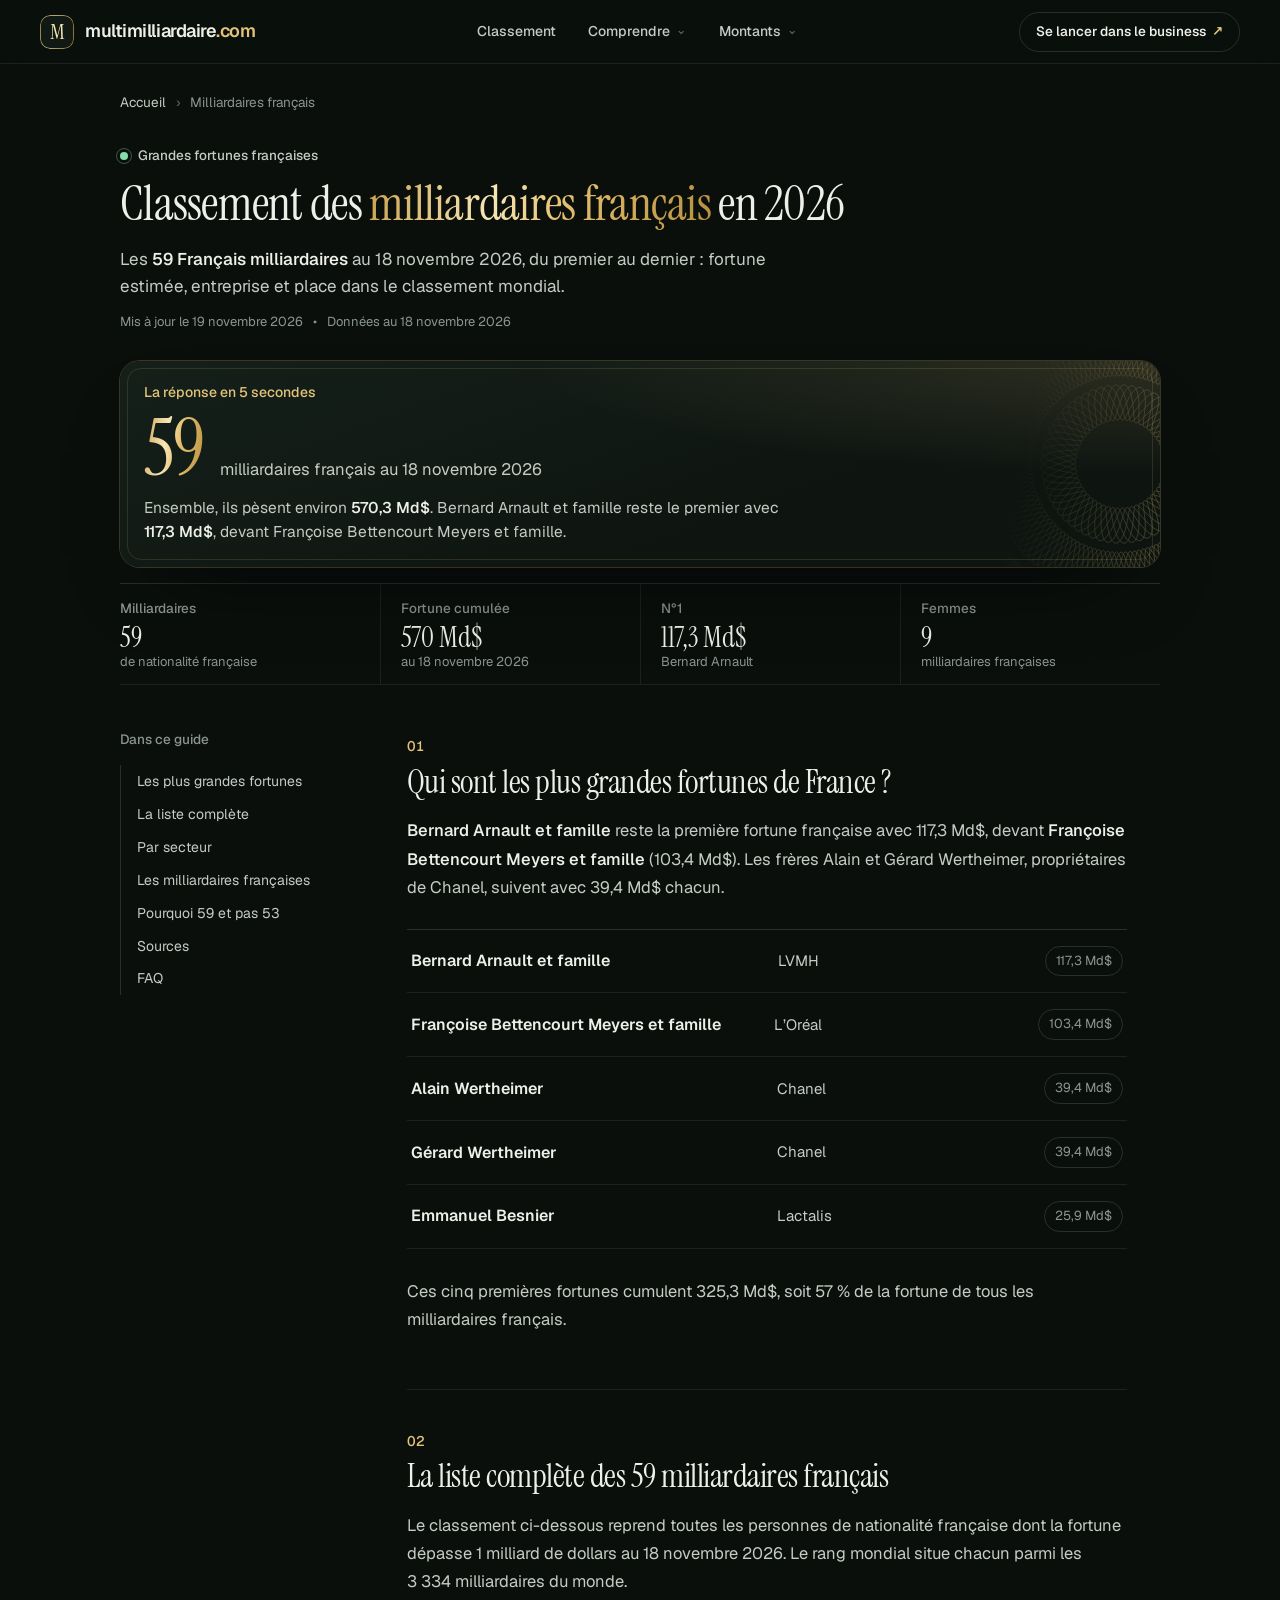
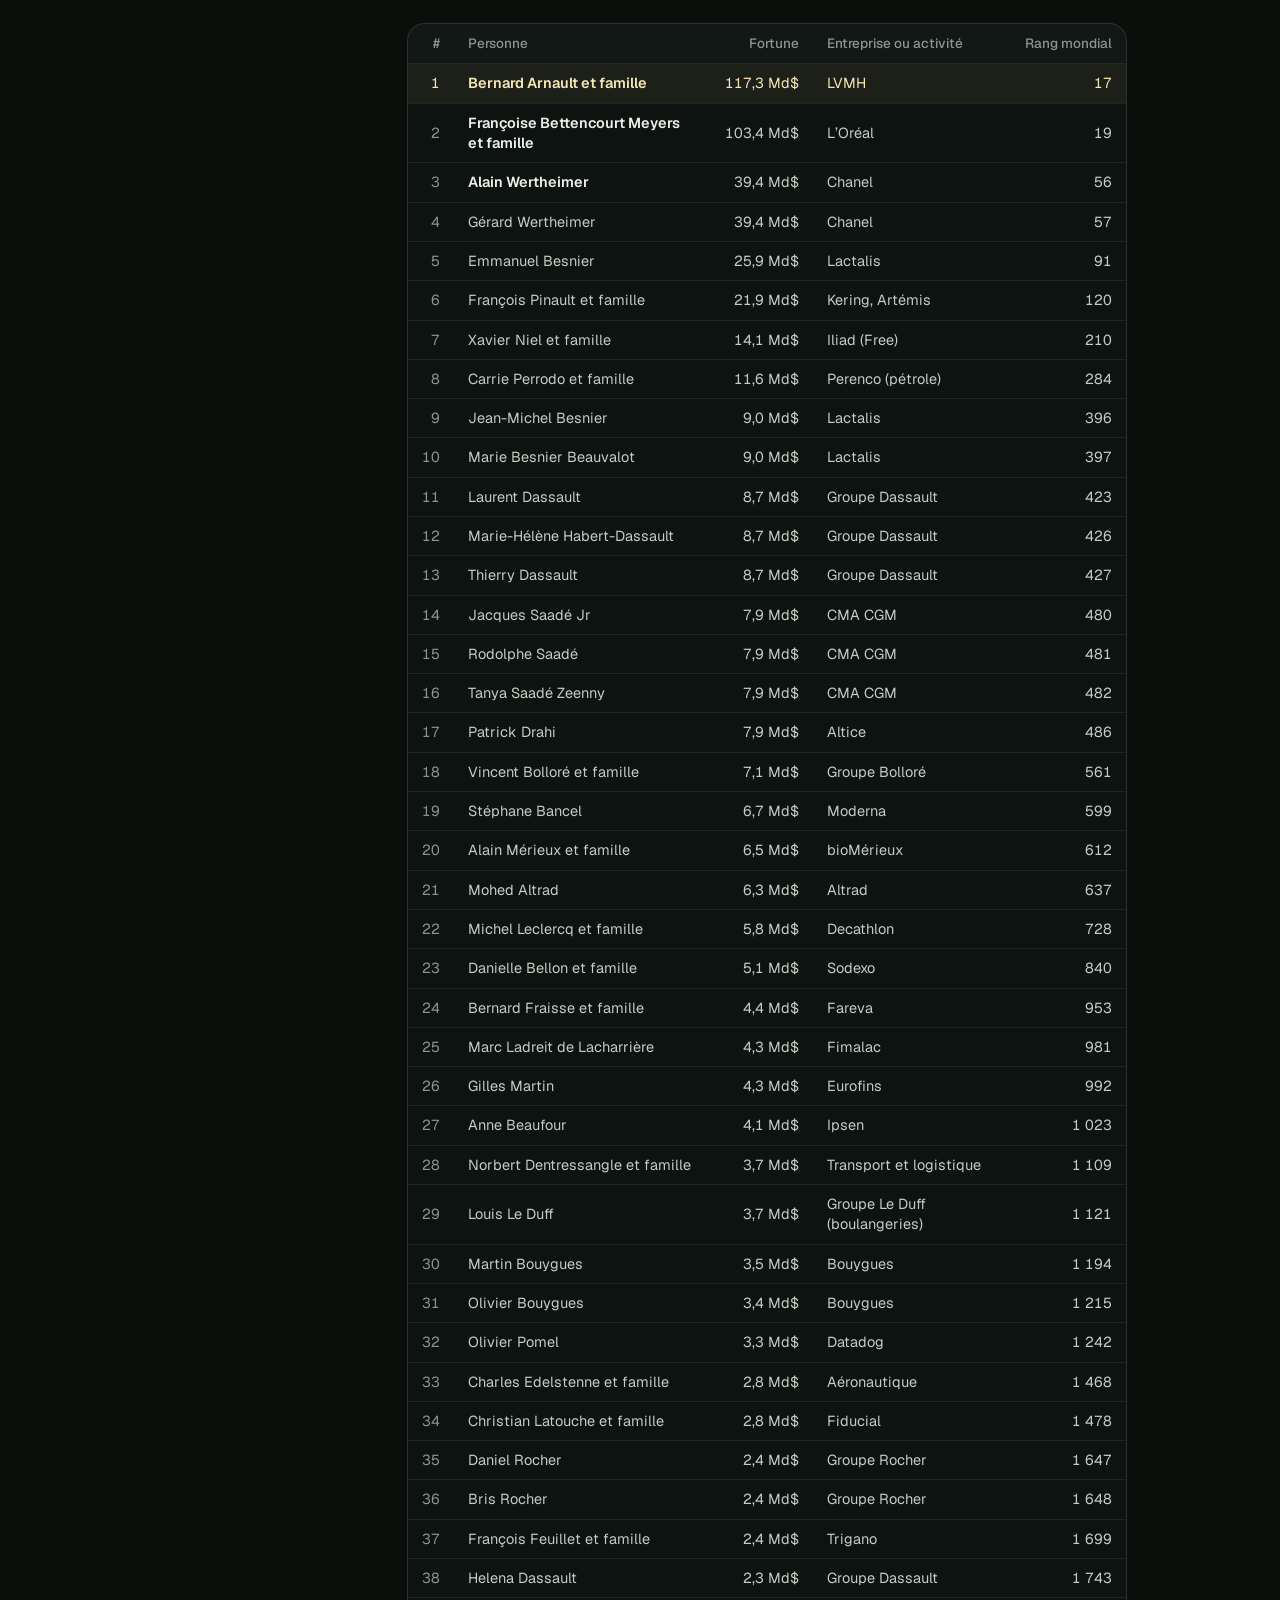
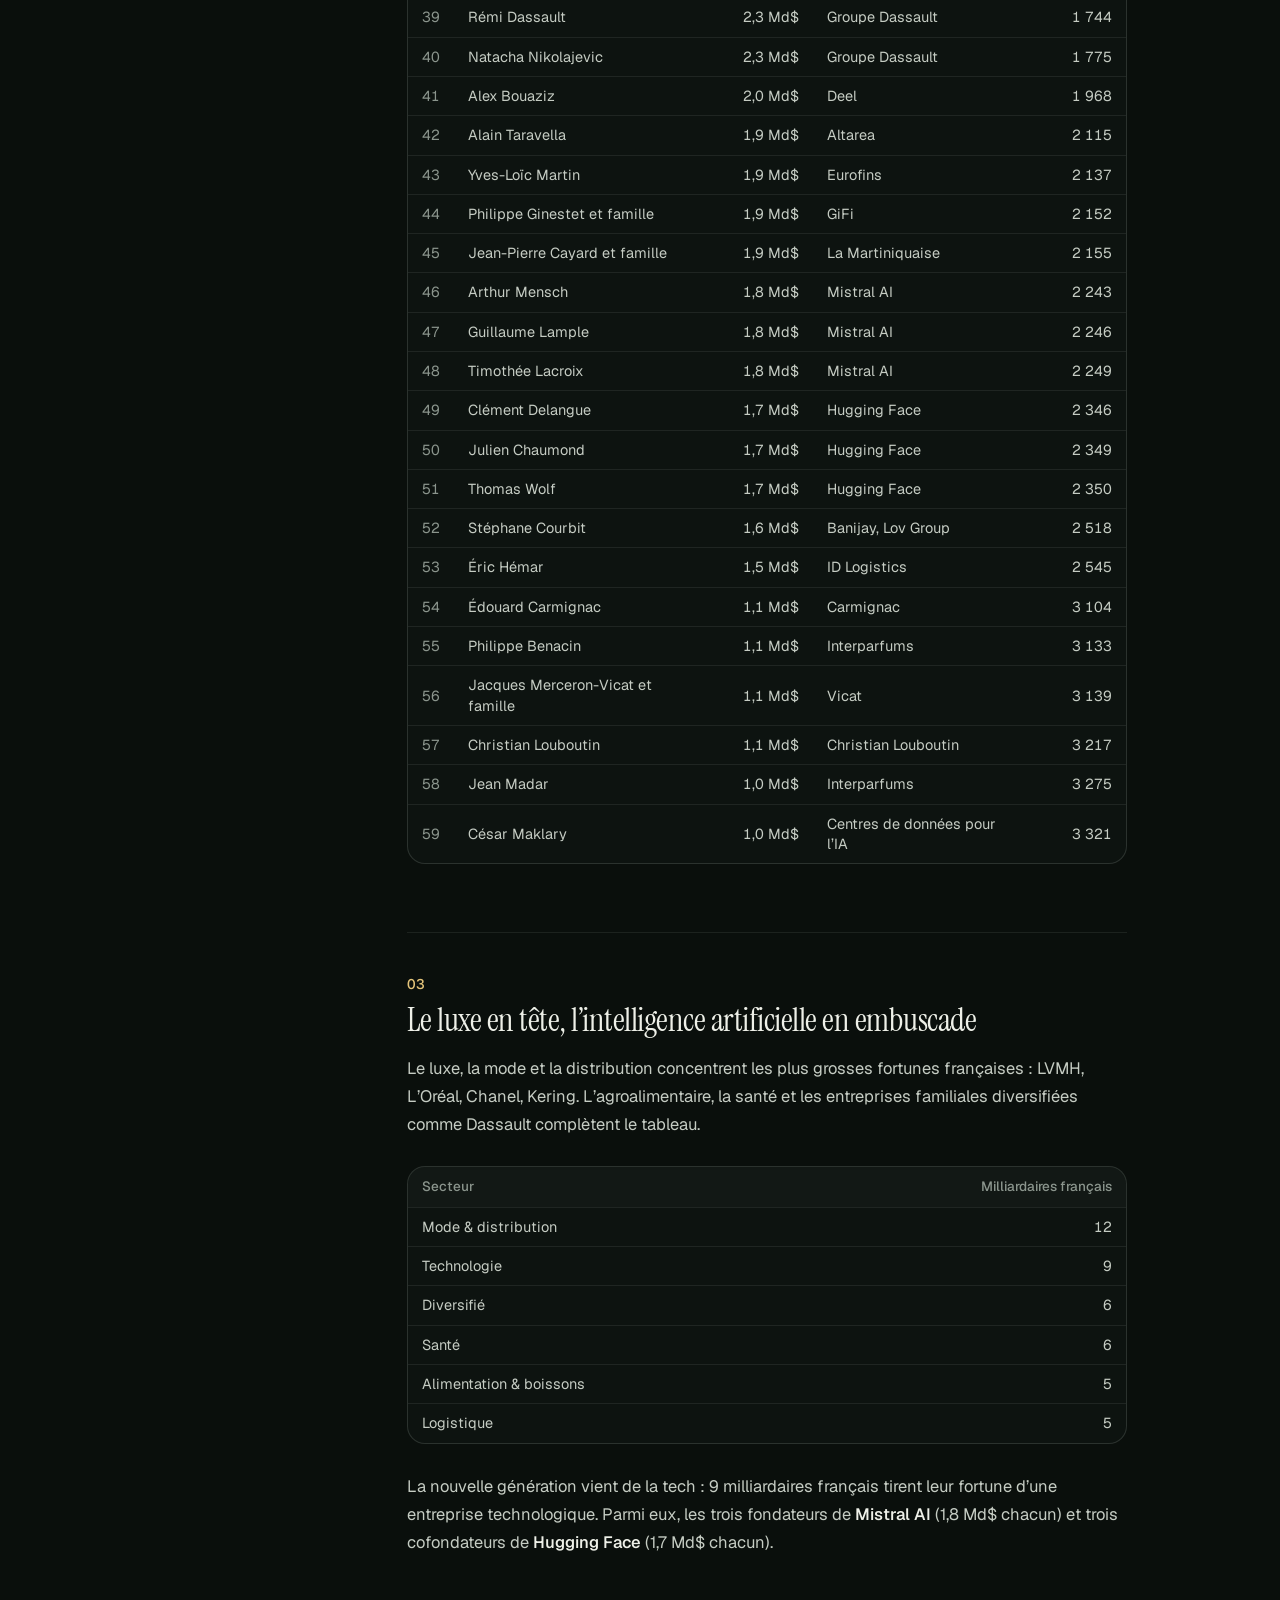
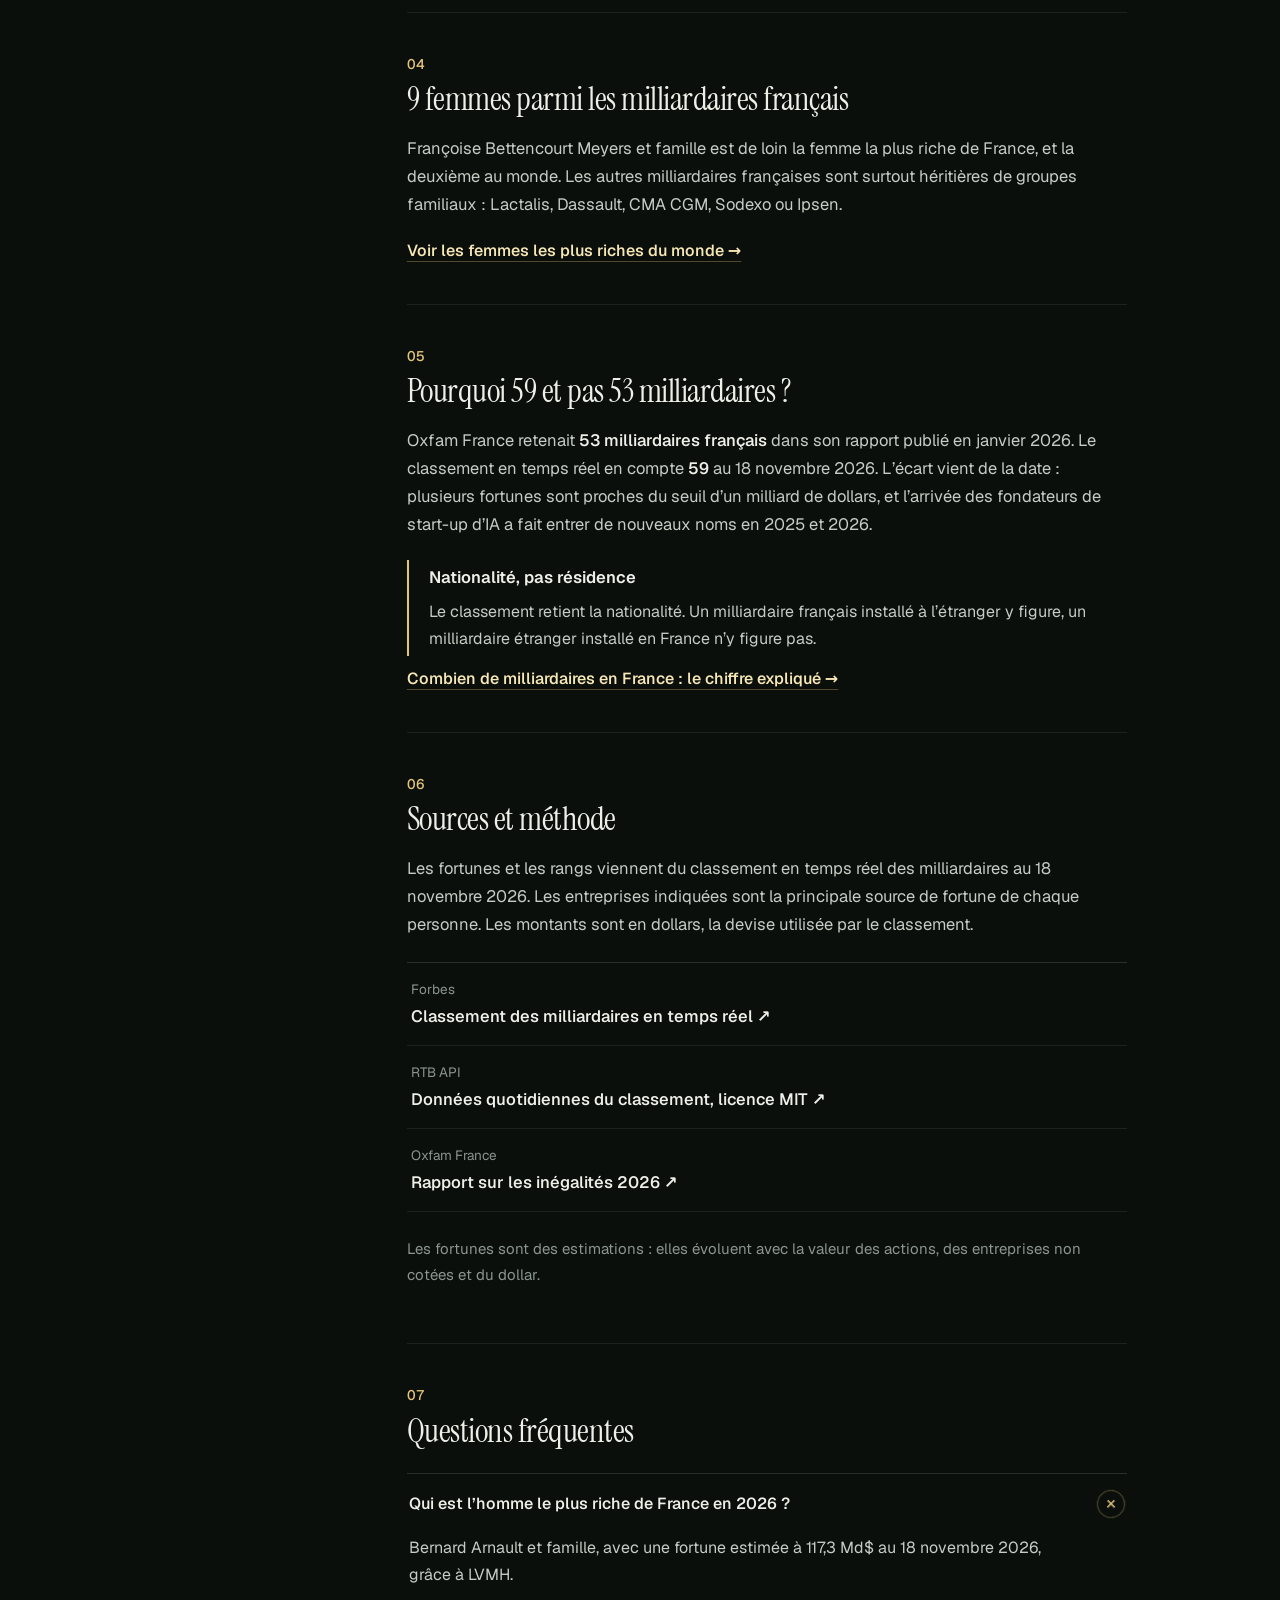
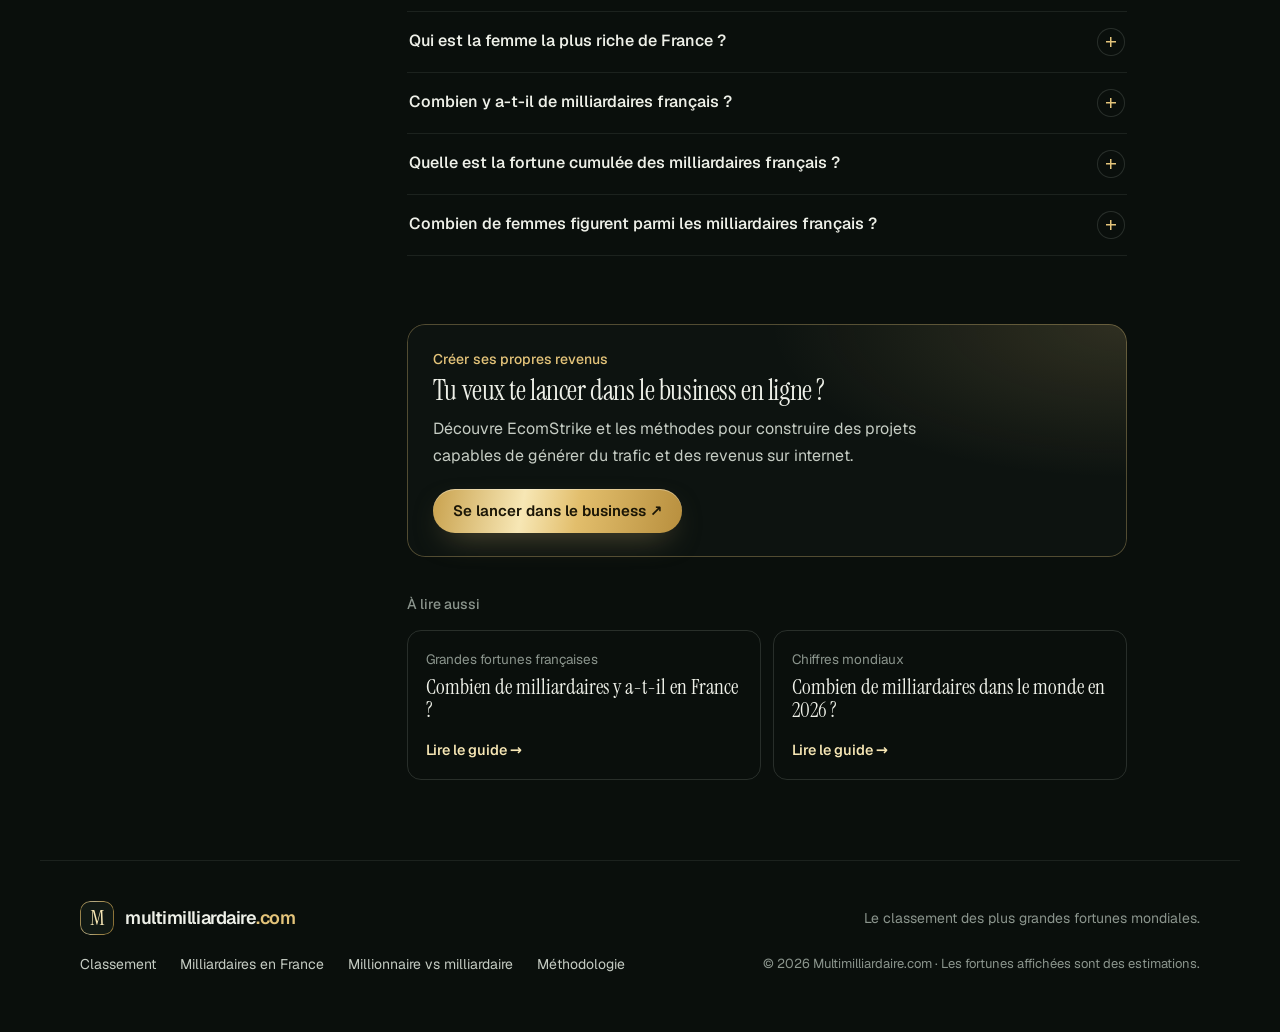
<file: classement-milliardaires-francais/index.html>
<!doctype html>
<html lang="fr">
<head>
  <meta charset="utf-8" />
  <meta name="viewport" content="width=device-width,initial-scale=1,viewport-fit=cover" />
  <title>Classement des milliardaires français 2026 : les 59 fortunes</title>
  <meta name="description" content="Arnault, Bettencourt Meyers, Wertheimer… Les 59 milliardaires français au 18 novembre 2026 : fortune, entreprise et rang mondial de chacun." />
  <meta name="robots" content="index,follow,max-image-preview:large" />
  <link rel="canonical" href="https://multimilliardaire.com/classement-milliardaires-francais/" />
  <meta name="theme-color" content="#090b0a" />
  <meta property="og:type" content="article" />
  <meta property="og:locale" content="fr_FR" />
  <meta property="og:site_name" content="Multimilliardaire.com" />
  <meta property="og:title" content="Classement des milliardaires français 2026 : les 59 fortunes" />
  <meta property="og:description" content="Arnault, Bettencourt Meyers, Wertheimer… Les 59 milliardaires français au 18 novembre 2026 : fortune, entreprise et rang mondial de chacun." />
  <meta property="og:url" content="https://multimilliardaire.com/classement-milliardaires-francais/" />
  <meta property="og:image" content="https://multimilliardaire.com/og-image.png" />
  <meta property="article:published_time" content="2026-11-19" />
  <meta property="article:modified_time" content="2026-11-19" />
  <meta name="twitter:card" content="summary_large_image" />
  <meta name="twitter:title" content="Classement des milliardaires français 2026 : les 59 fortunes" />
  <meta name="twitter:description" content="Arnault, Bettencourt Meyers, Wertheimer… Les 59 milliardaires français au 18 novembre 2026 : fortune, entreprise et rang mondial de chacun." />
  <meta name="twitter:image" content="https://multimilliardaire.com/og-image.png" />
  <link rel="icon" href="/favicon.svg" type="image/svg+xml" />
  <link rel="manifest" href="/site.webmanifest" />
  <link rel="preload" href="/fonts/instrument-serif-latin-400-normal.woff2" as="font" type="font/woff2" crossorigin />
  <link rel="preload" href="/fonts/geist-latin-wght-normal.woff2" as="font" type="font/woff2" crossorigin />
  <link rel="stylesheet" href="/style.css?v=2" />
  <link rel="stylesheet" href="/guide.css?v=2" />

  <script type="application/ld+json">
  {
    "@context": "https://schema.org",
    "@graph": [
      {
        "@type": "Article",
        "headline": "Classement des milliardaires français en 2026",
        "description": "Arnault, Bettencourt Meyers, Wertheimer… Les 59 milliardaires français au 18 novembre 2026 : fortune, entreprise et rang mondial de chacun.",
        "datePublished": "2026-11-19",
        "dateModified": "2026-11-19",
        "inLanguage": "fr-FR",
        "mainEntityOfPage": "https://multimilliardaire.com/classement-milliardaires-francais/",
        "publisher": {
          "@type": "Organization",
          "name": "Multimilliardaire.com",
          "url": "https://multimilliardaire.com/"
        },
        "image": "https://multimilliardaire.com/og-image.png"
      },
      {
        "@type": "BreadcrumbList",
        "itemListElement": [
          {
            "@type": "ListItem",
            "position": 1,
            "name": "Accueil",
            "item": "https://multimilliardaire.com/"
          },
          {
            "@type": "ListItem",
            "position": 2,
            "name": "Milliardaires français",
            "item": "https://multimilliardaire.com/classement-milliardaires-francais/"
          }
        ]
      },
      {
        "@type": "FAQPage",
        "mainEntity": [
          {
            "@type": "Question",
            "name": "Qui est l’homme le plus riche de France en 2026 ?",
            "acceptedAnswer": {
              "@type": "Answer",
              "text": "Bernard Arnault et famille, avec une fortune estimée à 117,3 Md$ au 18 novembre 2026, grâce à LVMH."
            }
          },
          {
            "@type": "Question",
            "name": "Qui est la femme la plus riche de France ?",
            "acceptedAnswer": {
              "@type": "Answer",
              "text": "Françoise Bettencourt Meyers et famille, héritière de L’Oréal, avec 103,4 Md$ au 18 novembre 2026."
            }
          },
          {
            "@type": "Question",
            "name": "Combien y a-t-il de milliardaires français ?",
            "acceptedAnswer": {
              "@type": "Answer",
              "text": "59 au 18 novembre 2026 dans le classement en temps réel. Oxfam France en retenait 53 en janvier 2026."
            }
          },
          {
            "@type": "Question",
            "name": "Quelle est la fortune cumulée des milliardaires français ?",
            "acceptedAnswer": {
              "@type": "Answer",
              "text": "Environ 570,3 Md$ au 18 novembre 2026."
            }
          },
          {
            "@type": "Question",
            "name": "Combien de femmes figurent parmi les milliardaires français ?",
            "acceptedAnswer": {
              "@type": "Answer",
              "text": "9 au 18 novembre 2026. La plus riche est Françoise Bettencourt Meyers et famille, avec 103,4 Md$."
            }
          }
        ]
      }
    ]
  }
  </script>
  <script src="/navigation.js?v=2" defer></script>
</head>
<body class="article-page">
  <header class="site-header" data-site-header>
    <a class="brand" href="/" aria-label="Multimilliardaire.com — Accueil">
      <span class="brand-mark">M</span>
      <span>multimilliardaire<span class="brand-dot">.com</span></span>
    </a>

    <nav class="desktop-nav" aria-label="Navigation principale">
      <a class="nav-link" href="/#classement">Classement</a>

      <details class="nav-dropdown">
        <summary class="nav-link">Comprendre <span class="nav-chevron" aria-hidden="true">⌄</span></summary>
        <div class="nav-dropdown-menu nav-dropdown-menu-compact">
          <span class="nav-menu-label">Comprendre la richesse</span>
          <a href="/difference-millionnaire-milliardaire/">
            <strong>Millionnaire vs milliardaire</strong>
            <small>La différence expliquée simplement</small>
          </a>
          <a href="/combien-de-milliardaires-en-france/">
            <strong>Milliardaires en France</strong>
            <small>Grandes fortunes françaises</small>
          </a>
          <a href="/combien-de-milliardaires-dans-le-monde/">
            <strong>Milliardaires dans le monde</strong>
            <small>Combien sont-ils en 2026 ?</small>
          </a>
          <a href="/classement-milliardaires-francais/">
            <strong>Milliardaires français</strong>
            <small>Le classement des 59 fortunes</small>
          </a>
          <a href="/femmes-les-plus-riches-du-monde/">
            <strong>Femmes les plus riches</strong>
            <small>Le top 15 mondial</small>
          </a>
          <a href="/#methodologie">
            <strong>Méthodologie</strong>
            <small>Comment lire les fortunes du classement</small>
          </a>
        </div>
      </details>

      <details class="nav-dropdown nav-dropdown-wide">
        <summary class="nav-link">Montants <span class="nav-chevron" aria-hidden="true">⌄</span></summary>
        <div class="nav-dropdown-menu amounts-menu">
          <span class="nav-menu-label">Mettre les grandes sommes à l’échelle</span>
          <div class="amounts-menu-grid">
            <a href="/1-million-euros/"><span>1 M€</span><small>1 million d’euros</small></a>
            <a href="/10-millions-euros/"><span>10 M€</span><small>10 millions d’euros</small></a>
            <a href="/100-millions-euros/"><span>100 M€</span><small>100 millions d’euros</small></a>
            <a href="/1-milliard-euros/"><span>1 Md€</span><small>1 milliard d’euros</small></a>
            <a href="/10-milliards-euros/"><span>10 Md€</span><small>10 milliards d’euros</small></a>
            <a href="/100-milliards-euros/"><span>100 Md€</span><small>100 milliards d’euros</small></a>
          </div>
        </div>
      </details>
    </nav>

    <a class="header-cta" href="https://ecomstrike.com/" target="_blank" rel="noopener noreferrer">Se lancer dans le business <span>↗</span></a>

    <button class="mobile-menu-toggle" type="button" aria-expanded="false" aria-controls="mobile-menu" aria-label="Ouvrir le menu">
      <span></span><span></span>
    </button>

    <div class="mobile-menu" id="mobile-menu" aria-hidden="true">
      <nav aria-label="Navigation mobile">
        <a class="mobile-menu-primary" href="/#classement"><span>Classement</span><b>↗</b></a>

        <div class="mobile-menu-section">
          <span class="mobile-menu-label">Comprendre</span>
          <a href="/difference-millionnaire-milliardaire/">Millionnaire vs milliardaire <b>↗</b></a>
          <a href="/combien-de-milliardaires-en-france/">Milliardaires en France <b>↗</b></a>
          <a href="/combien-de-milliardaires-dans-le-monde/">Milliardaires dans le monde <b>↗</b></a>
          <a href="/classement-milliardaires-francais/">Milliardaires français <b>↗</b></a>
          <a href="/femmes-les-plus-riches-du-monde/">Femmes les plus riches <b>↗</b></a>
          <a href="/#methodologie">Méthodologie <b>↗</b></a>
        </div>

        <div class="mobile-menu-section">
          <span class="mobile-menu-label">Montants</span>
          <div class="mobile-amount-grid">
            <a href="/1-million-euros/">1 M€</a>
            <a href="/10-millions-euros/">10 M€</a>
            <a href="/100-millions-euros/">100 M€</a>
            <a href="/1-milliard-euros/">1 Md€</a>
            <a href="/10-milliards-euros/">10 Md€</a>
            <a href="/100-milliards-euros/">100 Md€</a>
          </div>
        </div>

        <a class="mobile-business-cta" href="https://ecomstrike.com/" target="_blank" rel="noopener noreferrer">Se lancer dans le business <span>↗</span></a>
      </nav>
    </div>
  </header>

  <main class="guide-main">
    <article>
      <header class="guide-hero">
        <nav class="breadcrumbs" aria-label="Fil d’Ariane">
          <a href="/">Accueil</a><span>›</span><span>Milliardaires français</span>
        </nav>
        <div class="hero-kicker"><span class="pulse"></span> Grandes fortunes françaises</div>
        <h1>Classement des <span>milliardaires français</span> en 2026</h1>
        <p class="guide-lead">Les <strong>59 Français milliardaires</strong> au 18 novembre 2026, du premier au dernier : fortune estimée, entreprise et place dans le classement mondial.</p>
        <div class="guide-meta"><span>Mis à jour le 19 novembre 2026</span><span>•</span><span>Données au 18 novembre 2026</span></div>

        <div class="answer-card france-answer-card" id="reponse-courte">
          <span class="answer-label">La réponse en 5 secondes</span>
          <div class="france-big-number"><strong>59</strong><span>milliardaires français au 18 novembre 2026</span></div>
          <p>Ensemble, ils pèsent environ <strong>570,3 Md$</strong>. Bernard Arnault et famille reste le premier avec <strong>117,3 Md$</strong>, devant Françoise Bettencourt Meyers et famille.</p>
        </div>

        <div class="france-stat-grid" aria-label="Chiffres clés">
          <div><span>Milliardaires</span><strong>59</strong><small>de nationalité française</small></div>
          <div><span>Fortune cumulée</span><strong>570 Md$</strong><small>au 18 novembre 2026</small></div>
          <div><span>N°1</span><strong>117,3 Md$</strong><small>Bernard Arnault</small></div>
          <div><span>Femmes</span><strong>9</strong><small>milliardaires françaises</small></div>
        </div>
      </header>

      <div class="guide-layout">
        <aside class="toc-card">
          <span class="toc-title">Dans ce guide</span>
          <nav>
            <a href="#podium">Les plus grandes fortunes</a>
            <a href="#liste">La liste complète</a>
            <a href="#secteurs">Par secteur</a>
            <a href="#femmes">Les milliardaires françaises</a>
            <a href="#ecarts">Pourquoi 59 et pas 53</a>
            <a href="#sources">Sources</a>
            <a href="#faq">FAQ</a>
          </nav>
        </aside>

        <div class="guide-content">
          <section id="podium">
            <span class="section-number">01</span>
            <h2>Qui sont les plus grandes fortunes de France ?</h2>
            <p><strong>Bernard Arnault et famille</strong> reste la première fortune française avec 117,3 Md$, devant <strong>Françoise Bettencourt Meyers et famille</strong> (103,4 Md$). Les frères Alain et Gérard Wertheimer, propriétaires de Chanel, suivent avec 39,4 Md$ chacun.</p>
            <div class="wealth-people-list">
              <div><b>Bernard Arnault et famille</b><span>LVMH</span><small>117,3 Md$</small></div>
              <div><b>Françoise Bettencourt Meyers et famille</b><span>L’Oréal</span><small>103,4 Md$</small></div>
              <div><b>Alain Wertheimer</b><span>Chanel</span><small>39,4 Md$</small></div>
              <div><b>Gérard Wertheimer</b><span>Chanel</span><small>39,4 Md$</small></div>
              <div><b>Emmanuel Besnier</b><span>Lactalis</span><small>25,9 Md$</small></div>
            </div>
            <p>Ces cinq premières fortunes cumulent 325,3 Md$, soit 57 % de la fortune de tous les milliardaires français.</p>
          </section>

          <section id="liste">
            <span class="section-number">02</span>
            <h2>La liste complète des 59 milliardaires français</h2>
            <p>Le classement ci-dessous reprend toutes les personnes de nationalité française dont la fortune dépasse 1 milliard de dollars au 18 novembre 2026. Le rang mondial situe chacun parmi les 3 334 milliardaires du monde.</p>
            <div class="comparison-table dense" role="region" aria-label="Classement des milliardaires français" tabindex="0">
              <table><thead><tr><th class="num rank">#</th><th>Personne</th><th class="num">Fortune</th><th>Entreprise ou activité</th><th class="num hide-sm">Rang mondial</th></tr></thead><tbody>
                <tr class="table-gold"><td class="num rank">1</td><td><strong>Bernard Arnault et famille</strong><small class="show-sm">17<sup>e</sup> mondial</small></td><td class="num">117,3 Md$</td><td>LVMH</td><td class="num hide-sm">17</td></tr>
                <tr><td class="num rank">2</td><td><strong>Françoise Bettencourt Meyers et famille</strong><small class="show-sm">19<sup>e</sup> mondial</small></td><td class="num">103,4 Md$</td><td>L’Oréal</td><td class="num hide-sm">19</td></tr>
                <tr><td class="num rank">3</td><td><strong>Alain Wertheimer</strong><small class="show-sm">56<sup>e</sup> mondial</small></td><td class="num">39,4 Md$</td><td>Chanel</td><td class="num hide-sm">56</td></tr>
                <tr><td class="num rank">4</td><td>Gérard Wertheimer<small class="show-sm">57<sup>e</sup> mondial</small></td><td class="num">39,4 Md$</td><td>Chanel</td><td class="num hide-sm">57</td></tr>
                <tr><td class="num rank">5</td><td>Emmanuel Besnier<small class="show-sm">91<sup>e</sup> mondial</small></td><td class="num">25,9 Md$</td><td>Lactalis</td><td class="num hide-sm">91</td></tr>
                <tr><td class="num rank">6</td><td>François Pinault et famille<small class="show-sm">120<sup>e</sup> mondial</small></td><td class="num">21,9 Md$</td><td>Kering, Artémis</td><td class="num hide-sm">120</td></tr>
                <tr><td class="num rank">7</td><td>Xavier Niel et famille<small class="show-sm">210<sup>e</sup> mondial</small></td><td class="num">14,1 Md$</td><td>Iliad (Free)</td><td class="num hide-sm">210</td></tr>
                <tr><td class="num rank">8</td><td>Carrie Perrodo et famille<small class="show-sm">284<sup>e</sup> mondial</small></td><td class="num">11,6 Md$</td><td>Perenco (pétrole)</td><td class="num hide-sm">284</td></tr>
                <tr><td class="num rank">9</td><td>Jean-Michel Besnier<small class="show-sm">396<sup>e</sup> mondial</small></td><td class="num">9,0 Md$</td><td>Lactalis</td><td class="num hide-sm">396</td></tr>
                <tr><td class="num rank">10</td><td>Marie Besnier Beauvalot<small class="show-sm">397<sup>e</sup> mondial</small></td><td class="num">9,0 Md$</td><td>Lactalis</td><td class="num hide-sm">397</td></tr>
                <tr><td class="num rank">11</td><td>Laurent Dassault<small class="show-sm">423<sup>e</sup> mondial</small></td><td class="num">8,7 Md$</td><td>Groupe Dassault</td><td class="num hide-sm">423</td></tr>
                <tr><td class="num rank">12</td><td>Marie-Hélène Habert-Dassault<small class="show-sm">426<sup>e</sup> mondial</small></td><td class="num">8,7 Md$</td><td>Groupe Dassault</td><td class="num hide-sm">426</td></tr>
                <tr><td class="num rank">13</td><td>Thierry Dassault<small class="show-sm">427<sup>e</sup> mondial</small></td><td class="num">8,7 Md$</td><td>Groupe Dassault</td><td class="num hide-sm">427</td></tr>
                <tr><td class="num rank">14</td><td>Jacques Saadé Jr<small class="show-sm">480<sup>e</sup> mondial</small></td><td class="num">7,9 Md$</td><td>CMA CGM</td><td class="num hide-sm">480</td></tr>
                <tr><td class="num rank">15</td><td>Rodolphe Saadé<small class="show-sm">481<sup>e</sup> mondial</small></td><td class="num">7,9 Md$</td><td>CMA CGM</td><td class="num hide-sm">481</td></tr>
                <tr><td class="num rank">16</td><td>Tanya Saadé Zeenny<small class="show-sm">482<sup>e</sup> mondial</small></td><td class="num">7,9 Md$</td><td>CMA CGM</td><td class="num hide-sm">482</td></tr>
                <tr><td class="num rank">17</td><td>Patrick Drahi<small class="show-sm">486<sup>e</sup> mondial</small></td><td class="num">7,9 Md$</td><td>Altice</td><td class="num hide-sm">486</td></tr>
                <tr><td class="num rank">18</td><td>Vincent Bolloré et famille<small class="show-sm">561<sup>e</sup> mondial</small></td><td class="num">7,1 Md$</td><td>Groupe Bolloré</td><td class="num hide-sm">561</td></tr>
                <tr><td class="num rank">19</td><td>Stéphane Bancel<small class="show-sm">599<sup>e</sup> mondial</small></td><td class="num">6,7 Md$</td><td>Moderna</td><td class="num hide-sm">599</td></tr>
                <tr><td class="num rank">20</td><td>Alain Mérieux et famille<small class="show-sm">612<sup>e</sup> mondial</small></td><td class="num">6,5 Md$</td><td>bioMérieux</td><td class="num hide-sm">612</td></tr>
                <tr><td class="num rank">21</td><td>Mohed Altrad<small class="show-sm">637<sup>e</sup> mondial</small></td><td class="num">6,3 Md$</td><td>Altrad</td><td class="num hide-sm">637</td></tr>
                <tr><td class="num rank">22</td><td>Michel Leclercq et famille<small class="show-sm">728<sup>e</sup> mondial</small></td><td class="num">5,8 Md$</td><td>Decathlon</td><td class="num hide-sm">728</td></tr>
                <tr><td class="num rank">23</td><td>Danielle Bellon et famille<small class="show-sm">840<sup>e</sup> mondial</small></td><td class="num">5,1 Md$</td><td>Sodexo</td><td class="num hide-sm">840</td></tr>
                <tr><td class="num rank">24</td><td>Bernard Fraisse et famille<small class="show-sm">953<sup>e</sup> mondial</small></td><td class="num">4,4 Md$</td><td>Fareva</td><td class="num hide-sm">953</td></tr>
                <tr><td class="num rank">25</td><td>Marc Ladreit de Lacharrière<small class="show-sm">981<sup>e</sup> mondial</small></td><td class="num">4,3 Md$</td><td>Fimalac</td><td class="num hide-sm">981</td></tr>
                <tr><td class="num rank">26</td><td>Gilles Martin<small class="show-sm">992<sup>e</sup> mondial</small></td><td class="num">4,3 Md$</td><td>Eurofins</td><td class="num hide-sm">992</td></tr>
                <tr><td class="num rank">27</td><td>Anne Beaufour<small class="show-sm">1 023<sup>e</sup> mondial</small></td><td class="num">4,1 Md$</td><td>Ipsen</td><td class="num hide-sm">1 023</td></tr>
                <tr><td class="num rank">28</td><td>Norbert Dentressangle et famille<small class="show-sm">1 109<sup>e</sup> mondial</small></td><td class="num">3,7 Md$</td><td>Transport et logistique</td><td class="num hide-sm">1 109</td></tr>
                <tr><td class="num rank">29</td><td>Louis Le Duff<small class="show-sm">1 121<sup>e</sup> mondial</small></td><td class="num">3,7 Md$</td><td>Groupe Le Duff (boulangeries)</td><td class="num hide-sm">1 121</td></tr>
                <tr><td class="num rank">30</td><td>Martin Bouygues<small class="show-sm">1 194<sup>e</sup> mondial</small></td><td class="num">3,5 Md$</td><td>Bouygues</td><td class="num hide-sm">1 194</td></tr>
                <tr><td class="num rank">31</td><td>Olivier Bouygues<small class="show-sm">1 215<sup>e</sup> mondial</small></td><td class="num">3,4 Md$</td><td>Bouygues</td><td class="num hide-sm">1 215</td></tr>
                <tr><td class="num rank">32</td><td>Olivier Pomel<small class="show-sm">1 242<sup>e</sup> mondial</small></td><td class="num">3,3 Md$</td><td>Datadog</td><td class="num hide-sm">1 242</td></tr>
                <tr><td class="num rank">33</td><td>Charles Edelstenne et famille<small class="show-sm">1 468<sup>e</sup> mondial</small></td><td class="num">2,8 Md$</td><td>Aéronautique</td><td class="num hide-sm">1 468</td></tr>
                <tr><td class="num rank">34</td><td>Christian Latouche et famille<small class="show-sm">1 478<sup>e</sup> mondial</small></td><td class="num">2,8 Md$</td><td>Fiducial</td><td class="num hide-sm">1 478</td></tr>
                <tr><td class="num rank">35</td><td>Daniel Rocher<small class="show-sm">1 647<sup>e</sup> mondial</small></td><td class="num">2,4 Md$</td><td>Groupe Rocher</td><td class="num hide-sm">1 647</td></tr>
                <tr><td class="num rank">36</td><td>Bris Rocher<small class="show-sm">1 648<sup>e</sup> mondial</small></td><td class="num">2,4 Md$</td><td>Groupe Rocher</td><td class="num hide-sm">1 648</td></tr>
                <tr><td class="num rank">37</td><td>François Feuillet et famille<small class="show-sm">1 699<sup>e</sup> mondial</small></td><td class="num">2,4 Md$</td><td>Trigano</td><td class="num hide-sm">1 699</td></tr>
                <tr><td class="num rank">38</td><td>Helena Dassault<small class="show-sm">1 743<sup>e</sup> mondial</small></td><td class="num">2,3 Md$</td><td>Groupe Dassault</td><td class="num hide-sm">1 743</td></tr>
                <tr><td class="num rank">39</td><td>Rémi Dassault<small class="show-sm">1 744<sup>e</sup> mondial</small></td><td class="num">2,3 Md$</td><td>Groupe Dassault</td><td class="num hide-sm">1 744</td></tr>
                <tr><td class="num rank">40</td><td>Natacha Nikolajevic<small class="show-sm">1 775<sup>e</sup> mondial</small></td><td class="num">2,3 Md$</td><td>Groupe Dassault</td><td class="num hide-sm">1 775</td></tr>
                <tr><td class="num rank">41</td><td>Alex Bouaziz<small class="show-sm">1 968<sup>e</sup> mondial</small></td><td class="num">2,0 Md$</td><td>Deel</td><td class="num hide-sm">1 968</td></tr>
                <tr><td class="num rank">42</td><td>Alain Taravella<small class="show-sm">2 115<sup>e</sup> mondial</small></td><td class="num">1,9 Md$</td><td>Altarea</td><td class="num hide-sm">2 115</td></tr>
                <tr><td class="num rank">43</td><td>Yves-Loïc Martin<small class="show-sm">2 137<sup>e</sup> mondial</small></td><td class="num">1,9 Md$</td><td>Eurofins</td><td class="num hide-sm">2 137</td></tr>
                <tr><td class="num rank">44</td><td>Philippe Ginestet et famille<small class="show-sm">2 152<sup>e</sup> mondial</small></td><td class="num">1,9 Md$</td><td>GiFi</td><td class="num hide-sm">2 152</td></tr>
                <tr><td class="num rank">45</td><td>Jean-Pierre Cayard et famille<small class="show-sm">2 155<sup>e</sup> mondial</small></td><td class="num">1,9 Md$</td><td>La Martiniquaise</td><td class="num hide-sm">2 155</td></tr>
                <tr><td class="num rank">46</td><td>Arthur Mensch<small class="show-sm">2 243<sup>e</sup> mondial</small></td><td class="num">1,8 Md$</td><td>Mistral AI</td><td class="num hide-sm">2 243</td></tr>
                <tr><td class="num rank">47</td><td>Guillaume Lample<small class="show-sm">2 246<sup>e</sup> mondial</small></td><td class="num">1,8 Md$</td><td>Mistral AI</td><td class="num hide-sm">2 246</td></tr>
                <tr><td class="num rank">48</td><td>Timothée Lacroix<small class="show-sm">2 249<sup>e</sup> mondial</small></td><td class="num">1,8 Md$</td><td>Mistral AI</td><td class="num hide-sm">2 249</td></tr>
                <tr><td class="num rank">49</td><td>Clément Delangue<small class="show-sm">2 346<sup>e</sup> mondial</small></td><td class="num">1,7 Md$</td><td>Hugging Face</td><td class="num hide-sm">2 346</td></tr>
                <tr><td class="num rank">50</td><td>Julien Chaumond<small class="show-sm">2 349<sup>e</sup> mondial</small></td><td class="num">1,7 Md$</td><td>Hugging Face</td><td class="num hide-sm">2 349</td></tr>
                <tr><td class="num rank">51</td><td>Thomas Wolf<small class="show-sm">2 350<sup>e</sup> mondial</small></td><td class="num">1,7 Md$</td><td>Hugging Face</td><td class="num hide-sm">2 350</td></tr>
                <tr><td class="num rank">52</td><td>Stéphane Courbit<small class="show-sm">2 518<sup>e</sup> mondial</small></td><td class="num">1,6 Md$</td><td>Banijay, Lov Group</td><td class="num hide-sm">2 518</td></tr>
                <tr><td class="num rank">53</td><td>Éric Hémar<small class="show-sm">2 545<sup>e</sup> mondial</small></td><td class="num">1,5 Md$</td><td>ID Logistics</td><td class="num hide-sm">2 545</td></tr>
                <tr><td class="num rank">54</td><td>Édouard Carmignac<small class="show-sm">3 104<sup>e</sup> mondial</small></td><td class="num">1,1 Md$</td><td>Carmignac</td><td class="num hide-sm">3 104</td></tr>
                <tr><td class="num rank">55</td><td>Philippe Benacin<small class="show-sm">3 133<sup>e</sup> mondial</small></td><td class="num">1,1 Md$</td><td>Interparfums</td><td class="num hide-sm">3 133</td></tr>
                <tr><td class="num rank">56</td><td>Jacques Merceron-Vicat et famille<small class="show-sm">3 139<sup>e</sup> mondial</small></td><td class="num">1,1 Md$</td><td>Vicat</td><td class="num hide-sm">3 139</td></tr>
                <tr><td class="num rank">57</td><td>Christian Louboutin<small class="show-sm">3 217<sup>e</sup> mondial</small></td><td class="num">1,1 Md$</td><td>Christian Louboutin</td><td class="num hide-sm">3 217</td></tr>
                <tr><td class="num rank">58</td><td>Jean Madar<small class="show-sm">3 275<sup>e</sup> mondial</small></td><td class="num">1,0 Md$</td><td>Interparfums</td><td class="num hide-sm">3 275</td></tr>
                <tr><td class="num rank">59</td><td>César Maklary<small class="show-sm">3 321<sup>e</sup> mondial</small></td><td class="num">1,0 Md$</td><td>Centres de données pour l’IA</td><td class="num hide-sm">3 321</td></tr>
              </tbody></table>
            </div>
          </section>

          <section id="secteurs">
            <span class="section-number">03</span>
            <h2>Le luxe en tête, l’intelligence artificielle en embuscade</h2>
            <p>Le luxe, la mode et la distribution concentrent les plus grosses fortunes françaises : LVMH, L’Oréal, Chanel, Kering. L’agroalimentaire, la santé et les entreprises familiales diversifiées comme Dassault complètent le tableau.</p>
            <div class="comparison-table dense" role="region" aria-label="Milliardaires français par secteur" tabindex="0">
              <table><thead><tr><th>Secteur</th><th class="num">Milliardaires français</th></tr></thead><tbody>
                <tr><td>Mode & distribution</td><td class="num">12</td></tr>
                <tr><td>Technologie</td><td class="num">9</td></tr>
                <tr><td>Diversifié</td><td class="num">6</td></tr>
                <tr><td>Santé</td><td class="num">6</td></tr>
                <tr><td>Alimentation & boissons</td><td class="num">5</td></tr>
                <tr><td>Logistique</td><td class="num">5</td></tr>
              </tbody></table>
            </div>
            <p>La nouvelle génération vient de la tech : 9 milliardaires français tirent leur fortune d’une entreprise technologique. Parmi eux, les trois fondateurs de <strong>Mistral AI</strong> (1,8 Md$ chacun) et trois cofondateurs de <strong>Hugging Face</strong> (1,7 Md$ chacun).</p>
          </section>

          <section id="femmes">
            <span class="section-number">04</span>
            <h2>9 femmes parmi les milliardaires français</h2>
            <p>Françoise Bettencourt Meyers et famille est de loin la femme la plus riche de France, et la deuxième au monde. Les autres milliardaires françaises sont surtout héritières de groupes familiaux : Lactalis, Dassault, CMA CGM, Sodexo ou Ipsen.</p>
            <a class="inline-ranking-link" href="/femmes-les-plus-riches-du-monde/">Voir les femmes les plus riches du monde →</a>
          </section>

          <section id="ecarts">
            <span class="section-number">05</span>
            <h2>Pourquoi 59 et pas 53 milliardaires ?</h2>
            <p>Oxfam France retenait <strong>53 milliardaires français</strong> dans son rapport publié en janvier 2026. Le classement en temps réel en compte <strong>59</strong> au 18 novembre 2026. L’écart vient de la date : plusieurs fortunes sont proches du seuil d’un milliard de dollars, et l’arrivée des fondateurs de start-up d’IA a fait entrer de nouveaux noms en 2025 et 2026.</p>
            <div class="notice-card"><strong>Nationalité, pas résidence</strong><p>Le classement retient la nationalité. Un milliardaire français installé à l’étranger y figure, un milliardaire étranger installé en France n’y figure pas.</p></div>
            <a class="inline-ranking-link" href="/combien-de-milliardaires-en-france/">Combien de milliardaires en France : le chiffre expliqué →</a>
          </section>

          <section id="sources">
            <span class="section-number">06</span>
            <h2>Sources et méthode</h2>
            <p>Les fortunes et les rangs viennent du classement en temps réel des milliardaires au 18 novembre 2026. Les entreprises indiquées sont la principale source de fortune de chaque personne. Les montants sont en dollars, la devise utilisée par le classement.</p>
            <div class="source-links">
              <a href="https://www.forbes.com/real-time-billionaires/" target="_blank" rel="noopener noreferrer"><span>Forbes</span><strong>Classement des milliardaires en temps réel ↗</strong></a>
              <a href="https://github.com/komed3/rtb-api" target="_blank" rel="noopener noreferrer"><span>RTB API</span><strong>Données quotidiennes du classement, licence MIT ↗</strong></a>
              <a href="https://www.oxfamfrance.org/rapports/rapport-sur-les-inegalites-2026-resister-au-regne-des-plus-riches/" target="_blank" rel="noopener noreferrer"><span>Oxfam France</span><strong>Rapport sur les inégalités 2026 ↗</strong></a>
            </div>
            <p class="source-note">Les fortunes sont des estimations : elles évoluent avec la valeur des actions, des entreprises non cotées et du dollar.</p>
          </section>


          <section id="faq" class="faq-section">
            <span class="section-number">07</span>
            <h2>Questions fréquentes</h2>
            <div class="faq-list">
              <details open><summary>Qui est l’homme le plus riche de France en 2026 ?</summary><p>Bernard Arnault et famille, avec une fortune estimée à 117,3 Md$ au 18 novembre 2026, grâce à LVMH.</p></details>
              <details><summary>Qui est la femme la plus riche de France ?</summary><p>Françoise Bettencourt Meyers et famille, héritière de L’Oréal, avec 103,4 Md$ au 18 novembre 2026.</p></details>
              <details><summary>Combien y a-t-il de milliardaires français ?</summary><p>59 au 18 novembre 2026 dans le classement en temps réel. Oxfam France en retenait 53 en janvier 2026.</p></details>
              <details><summary>Quelle est la fortune cumulée des milliardaires français ?</summary><p>Environ 570,3 Md$ au 18 novembre 2026.</p></details>
              <details><summary>Combien de femmes figurent parmi les milliardaires français ?</summary><p>9 au 18 novembre 2026. La plus riche est Françoise Bettencourt Meyers et famille, avec 103,4 Md$.</p></details>
            </div>
          </section>

          <aside class="business-cta">
            <span>Créer ses propres revenus</span>
            <h2>Tu veux te lancer dans le business en ligne ?</h2>
            <p>Découvre EcomStrike et les méthodes pour construire des projets capables de générer du trafic et des revenus sur internet.</p>
            <a href="https://ecomstrike.com/" target="_blank" rel="noopener noreferrer">Se lancer dans le business ↗</a>
          </aside>

          <div class="related-guides">
            <span>À lire aussi</span>
            <div>
              <a href="/combien-de-milliardaires-en-france/"><small>Grandes fortunes françaises</small><strong>Combien de milliardaires y a-t-il en France ?</strong><b>Lire le guide →</b></a>
              <a href="/combien-de-milliardaires-dans-le-monde/"><small>Chiffres mondiaux</small><strong>Combien de milliardaires dans le monde en 2026 ?</strong><b>Lire le guide →</b></a>
            </div>
          </div>
        </div>
      </div>
    </article>
  </main>

  <footer>
    <a class="brand footer-brand" href="/"><span class="brand-mark">M</span><span>multimilliardaire<span class="brand-dot">.com</span></span></a>
    <p>Le classement des plus grandes fortunes mondiales.</p>
    <div><a href="/#classement">Classement</a><a href="/combien-de-milliardaires-en-france/">Milliardaires en France</a><a href="/difference-millionnaire-milliardaire/">Millionnaire vs milliardaire</a><a href="/#methodologie">Méthodologie</a></div>
    <small>© <span id="year"></span> Multimilliardaire.com · Les fortunes affichées sont des estimations.</small>
  </footer>

  <script>document.getElementById('year').textContent = new Date().getFullYear();</script>
</body>
</html>
</file>
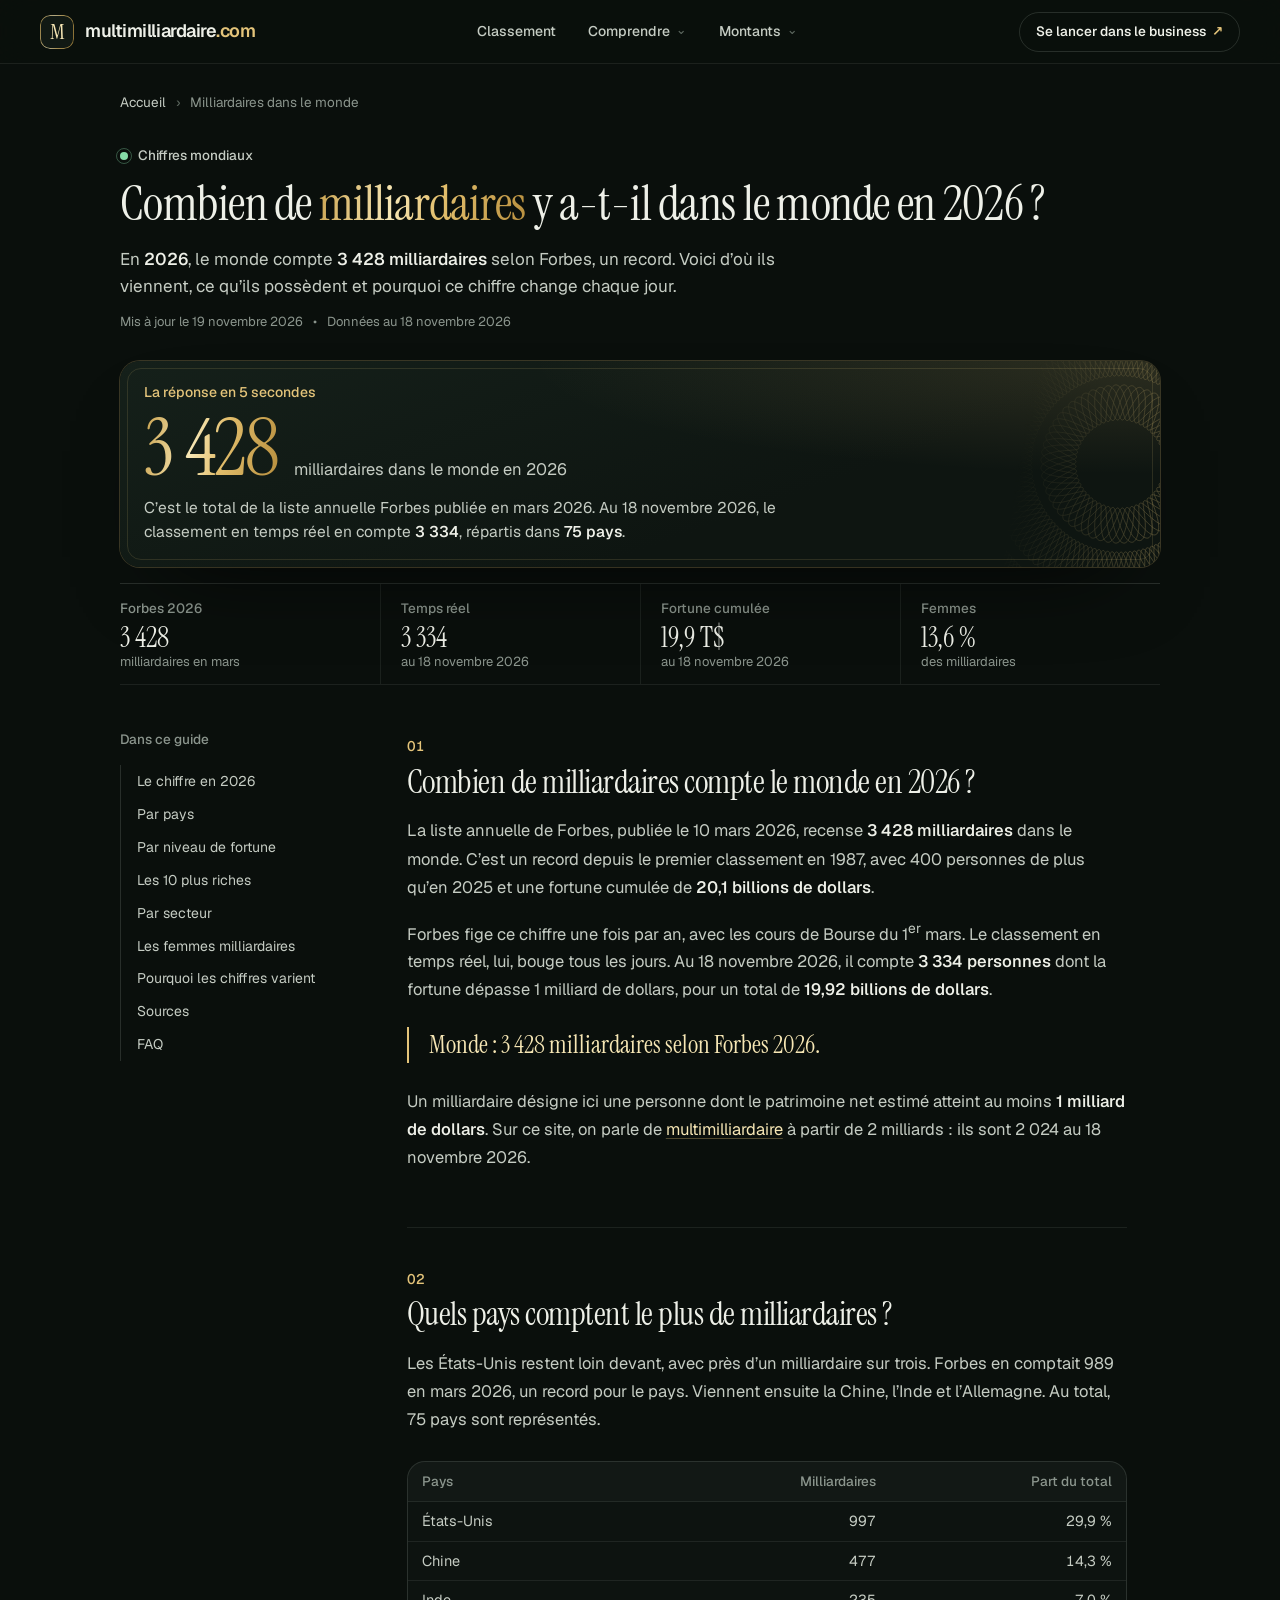
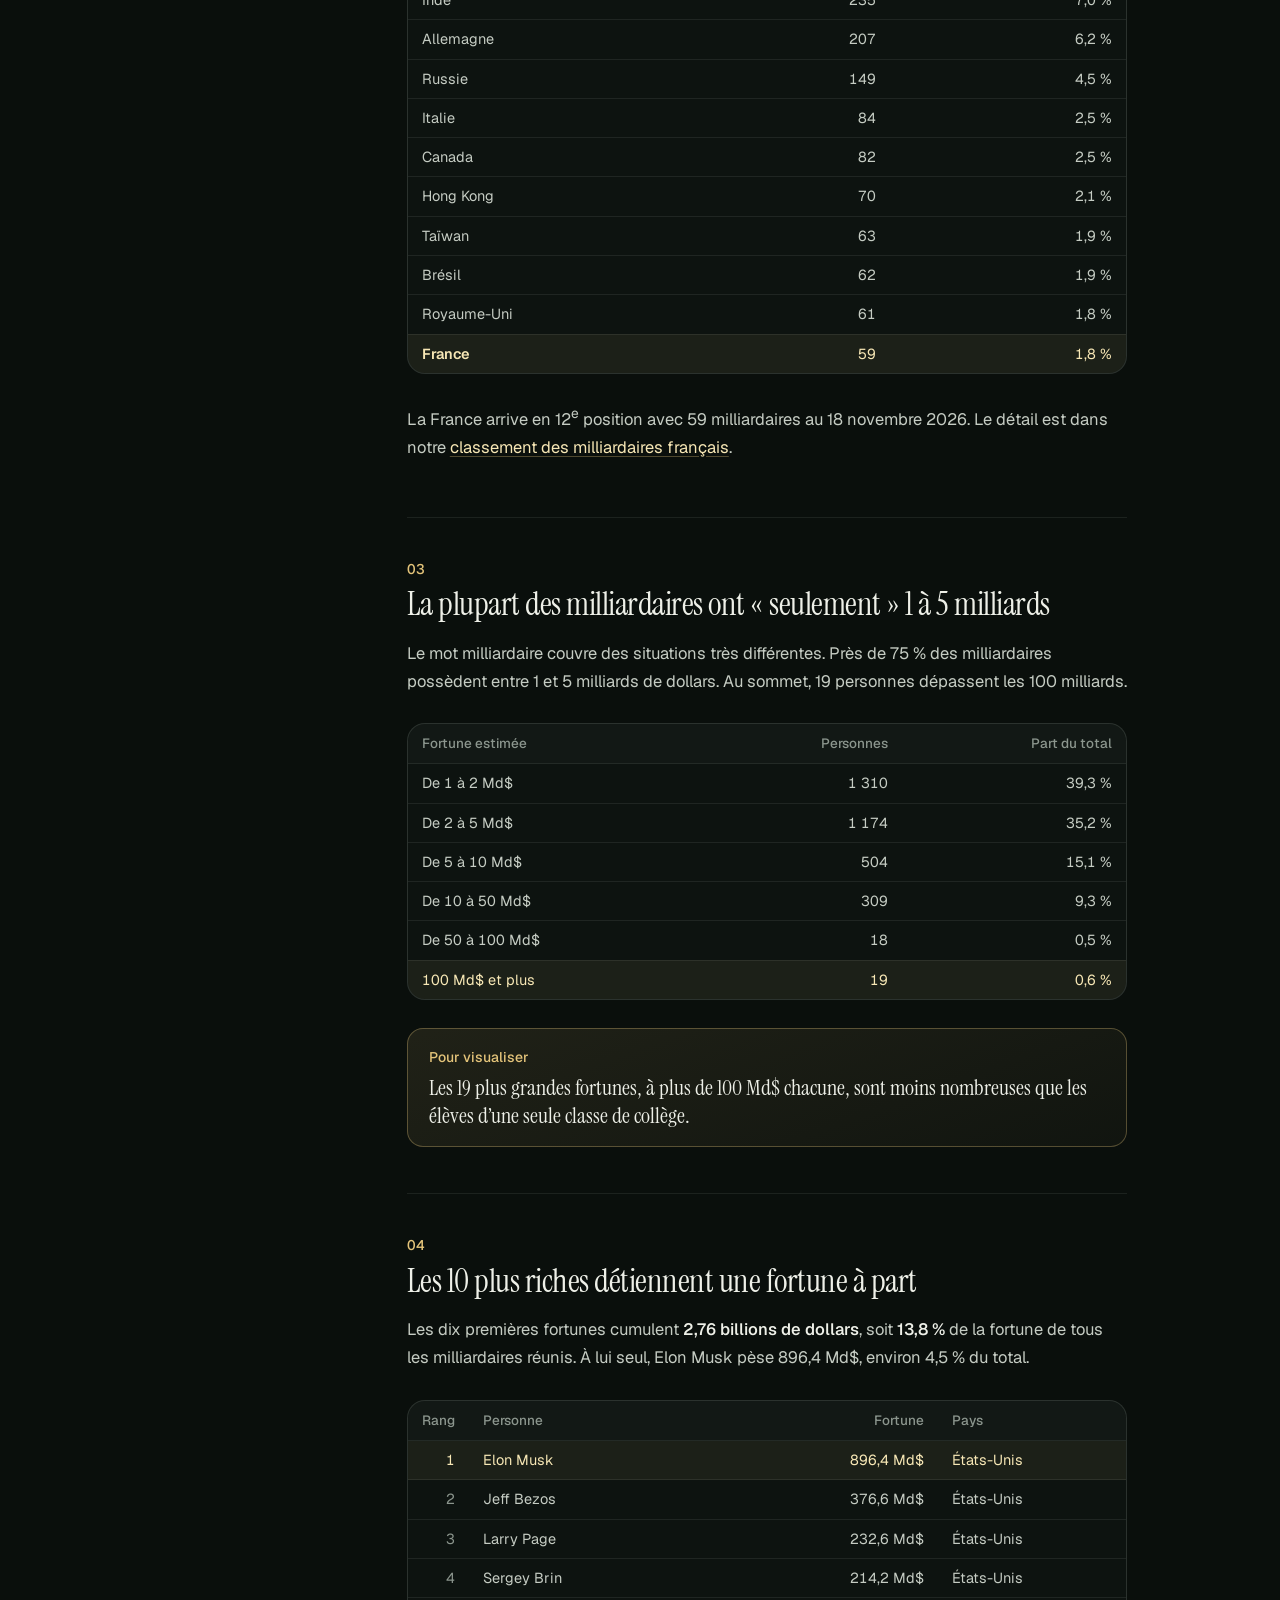
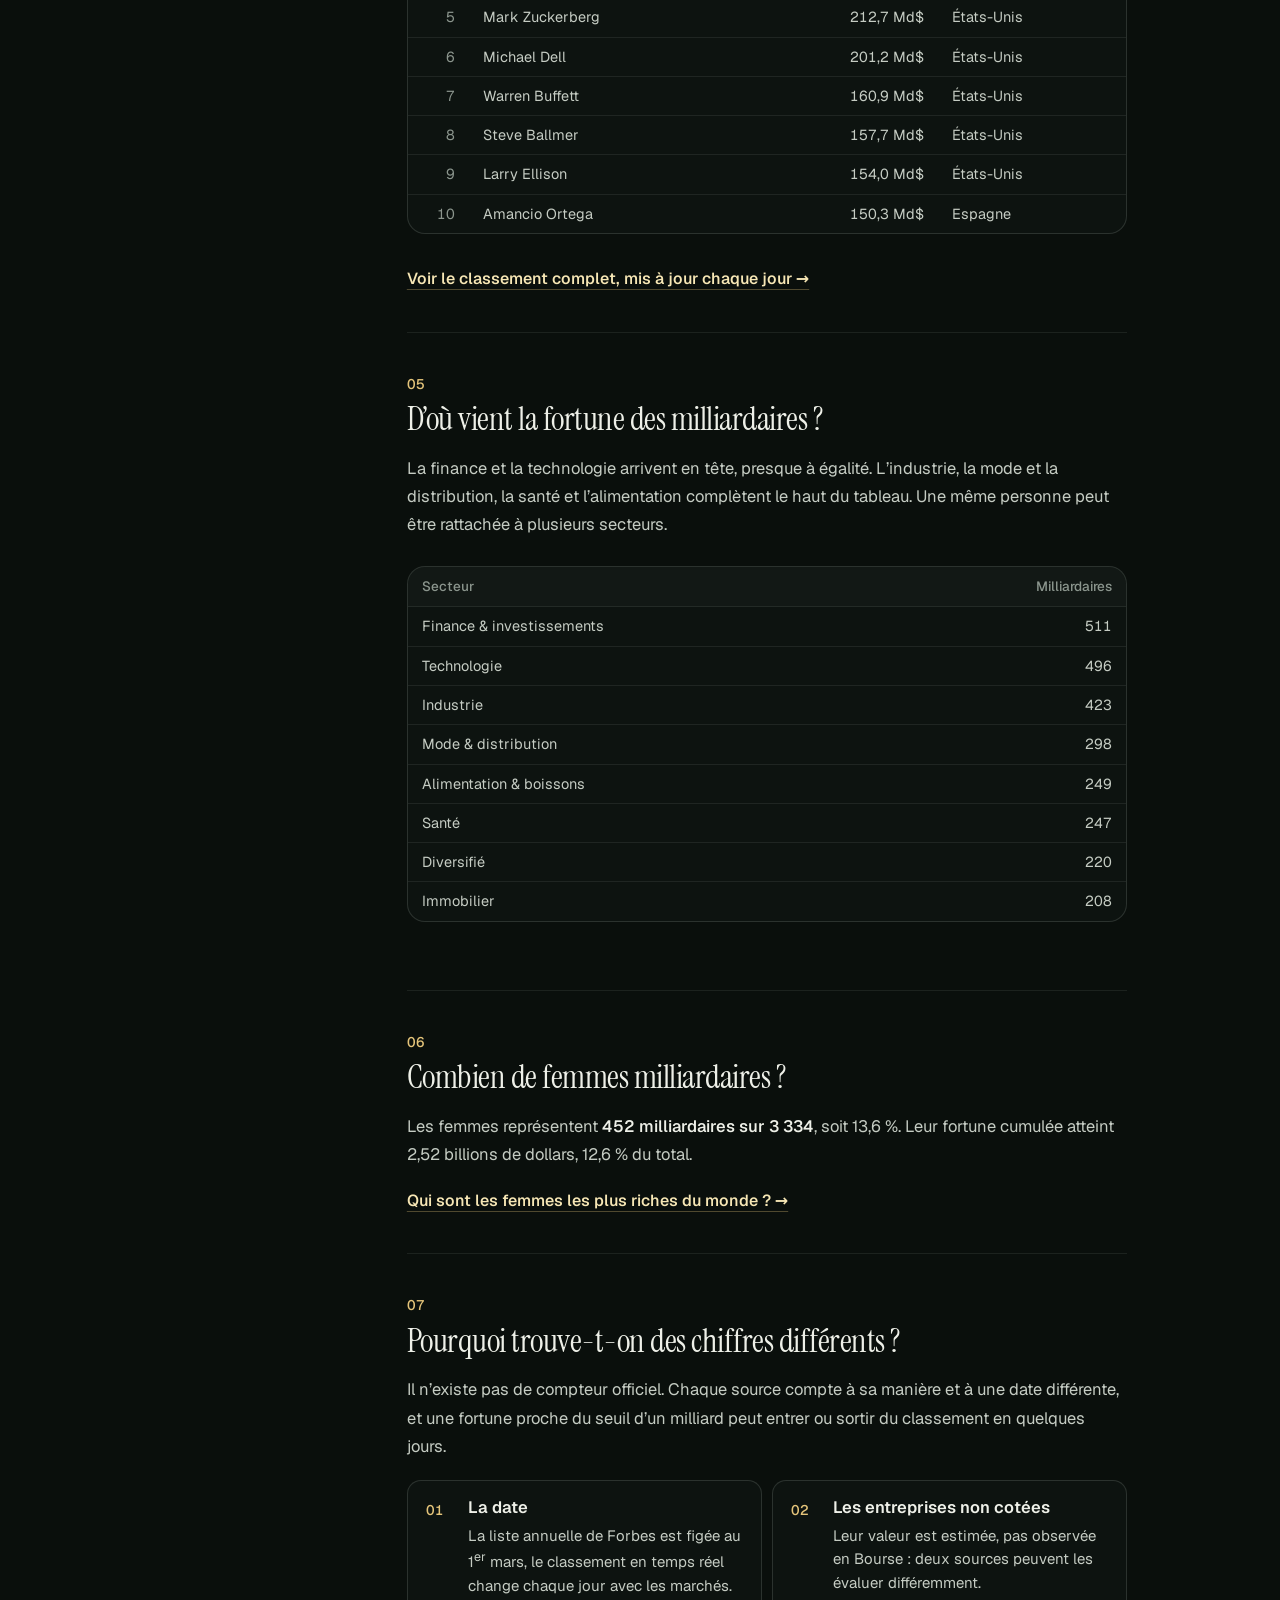
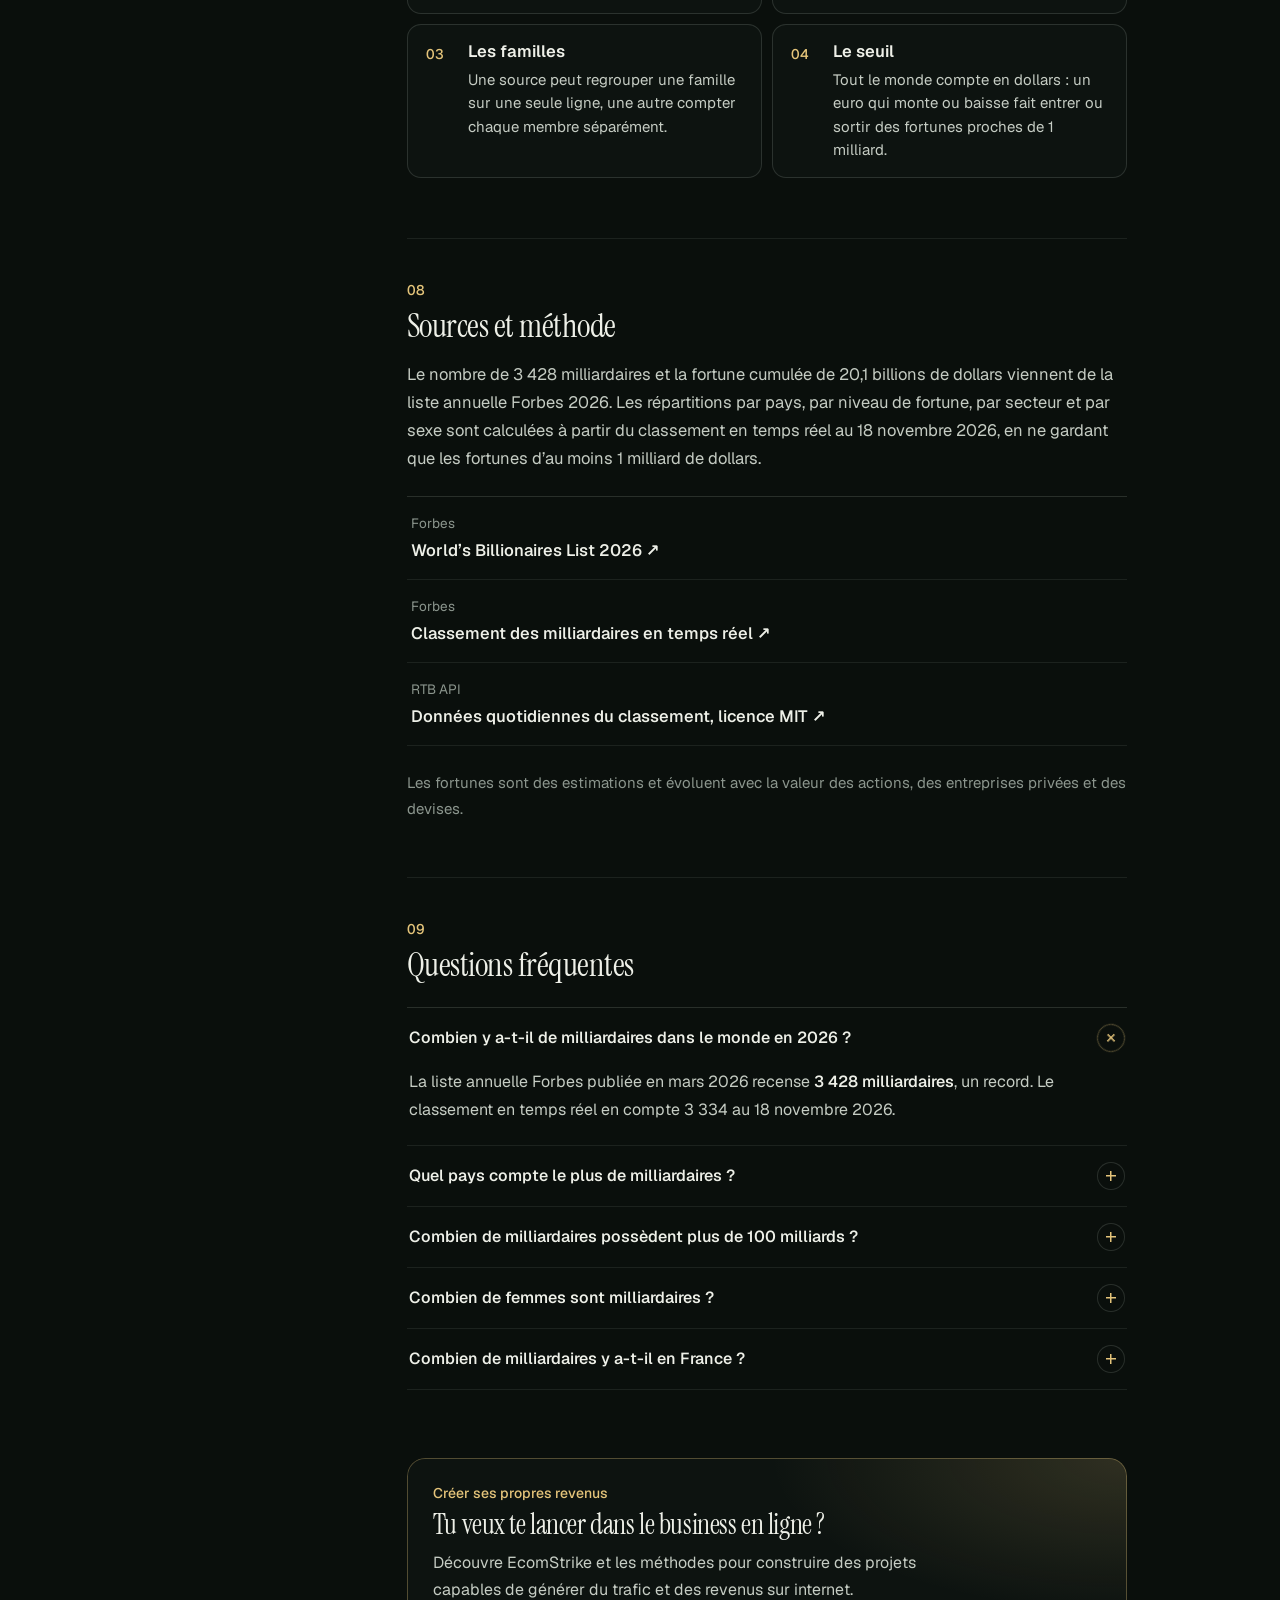
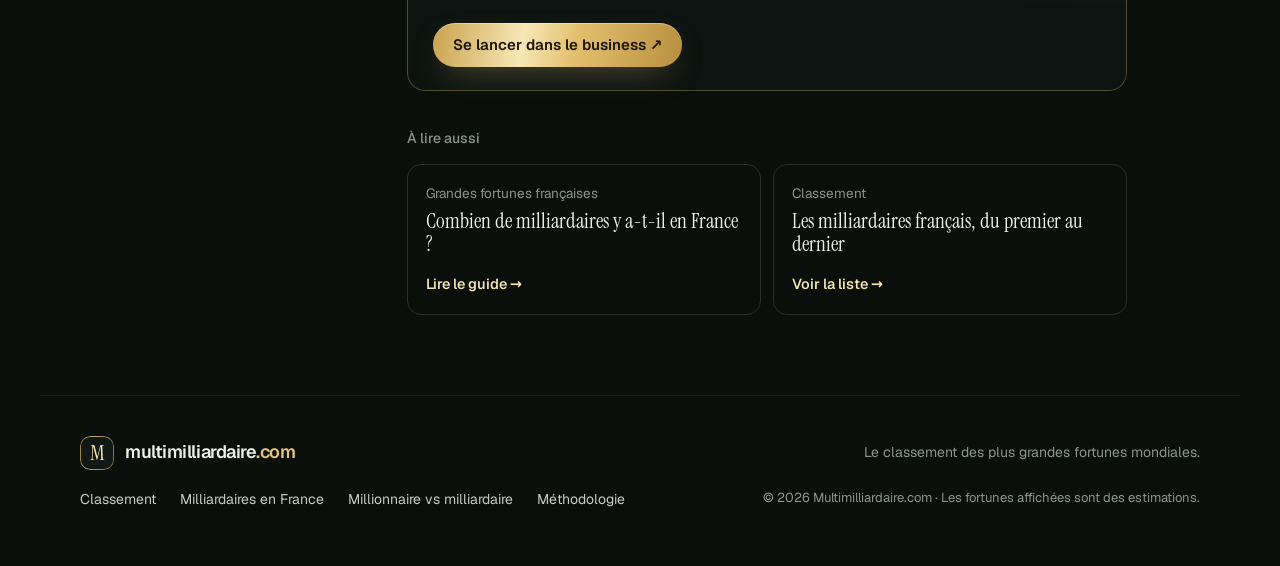
<file: combien-de-milliardaires-dans-le-monde/index.html>
<!doctype html>
<html lang="fr">
<head>
  <meta charset="utf-8" />
  <meta name="viewport" content="width=device-width,initial-scale=1,viewport-fit=cover" />
  <title>Nombre de milliardaires dans le monde en 2026 : 3 428</title>
  <meta name="description" content="3 428 milliardaires selon Forbes (mars 2026), 3 334 en temps réel au 18 novembre 2026. Pays, niveaux de fortune, secteurs, femmes : tous les chiffres." />
  <meta name="robots" content="index,follow,max-image-preview:large" />
  <link rel="canonical" href="https://multimilliardaire.com/combien-de-milliardaires-dans-le-monde/" />
  <meta name="theme-color" content="#090b0a" />
  <meta property="og:type" content="article" />
  <meta property="og:locale" content="fr_FR" />
  <meta property="og:site_name" content="Multimilliardaire.com" />
  <meta property="og:title" content="Nombre de milliardaires dans le monde en 2026 : 3 428" />
  <meta property="og:description" content="3 428 milliardaires selon Forbes (mars 2026), 3 334 en temps réel au 18 novembre 2026. Pays, niveaux de fortune, secteurs, femmes : tous les chiffres." />
  <meta property="og:url" content="https://multimilliardaire.com/combien-de-milliardaires-dans-le-monde/" />
  <meta property="og:image" content="https://multimilliardaire.com/og-image.png" />
  <meta property="article:published_time" content="2026-11-19" />
  <meta property="article:modified_time" content="2026-11-19" />
  <meta name="twitter:card" content="summary_large_image" />
  <meta name="twitter:title" content="Nombre de milliardaires dans le monde en 2026 : 3 428" />
  <meta name="twitter:description" content="3 428 milliardaires selon Forbes (mars 2026), 3 334 en temps réel au 18 novembre 2026. Pays, niveaux de fortune, secteurs, femmes : tous les chiffres." />
  <meta name="twitter:image" content="https://multimilliardaire.com/og-image.png" />
  <link rel="icon" href="/favicon.svg" type="image/svg+xml" />
  <link rel="manifest" href="/site.webmanifest" />
  <link rel="preload" href="/fonts/instrument-serif-latin-400-normal.woff2" as="font" type="font/woff2" crossorigin />
  <link rel="preload" href="/fonts/geist-latin-wght-normal.woff2" as="font" type="font/woff2" crossorigin />
  <link rel="stylesheet" href="/style.css?v=2" />
  <link rel="stylesheet" href="/guide.css?v=2" />

  <script type="application/ld+json">
  {
    "@context": "https://schema.org",
    "@graph": [
      {
        "@type": "Article",
        "headline": "Combien de milliardaires y a-t-il dans le monde en 2026 ?",
        "description": "3 428 milliardaires selon Forbes (mars 2026), 3 334 en temps réel au 18 novembre 2026. Pays, niveaux de fortune, secteurs, femmes : tous les chiffres.",
        "datePublished": "2026-11-19",
        "dateModified": "2026-11-19",
        "inLanguage": "fr-FR",
        "mainEntityOfPage": "https://multimilliardaire.com/combien-de-milliardaires-dans-le-monde/",
        "publisher": {
          "@type": "Organization",
          "name": "Multimilliardaire.com",
          "url": "https://multimilliardaire.com/"
        },
        "image": "https://multimilliardaire.com/og-image.png"
      },
      {
        "@type": "BreadcrumbList",
        "itemListElement": [
          {
            "@type": "ListItem",
            "position": 1,
            "name": "Accueil",
            "item": "https://multimilliardaire.com/"
          },
          {
            "@type": "ListItem",
            "position": 2,
            "name": "Milliardaires dans le monde",
            "item": "https://multimilliardaire.com/combien-de-milliardaires-dans-le-monde/"
          }
        ]
      },
      {
        "@type": "FAQPage",
        "mainEntity": [
          {
            "@type": "Question",
            "name": "Combien y a-t-il de milliardaires dans le monde en 2026 ?",
            "acceptedAnswer": {
              "@type": "Answer",
              "text": "La liste annuelle Forbes publiée en mars 2026 recense 3 428 milliardaires, un record. Le classement en temps réel en compte 3 334 au 18 novembre 2026."
            }
          },
          {
            "@type": "Question",
            "name": "Quel pays compte le plus de milliardaires ?",
            "acceptedAnswer": {
              "@type": "Answer",
              "text": "Les États-Unis, avec 997 milliardaires au 18 novembre 2026, devant la Chine (477) et l’Inde (235)."
            }
          },
          {
            "@type": "Question",
            "name": "Combien de milliardaires possèdent plus de 100 milliards ?",
            "acceptedAnswer": {
              "@type": "Answer",
              "text": "19 personnes dépassaient 100 milliards de dollars au 18 novembre 2026. Forbes en comptait 20 dans sa liste de mars 2026."
            }
          },
          {
            "@type": "Question",
            "name": "Combien de femmes sont milliardaires ?",
            "acceptedAnswer": {
              "@type": "Answer",
              "text": "452 femmes au 18 novembre 2026, soit 13,6 % des milliardaires."
            }
          },
          {
            "@type": "Question",
            "name": "Combien de milliardaires y a-t-il en France ?",
            "acceptedAnswer": {
              "@type": "Answer",
              "text": "Oxfam France en retenait 53 en janvier 2026 ; le classement en temps réel en compte 59 au 18 novembre 2026."
            }
          }
        ]
      }
    ]
  }
  </script>
  <script src="/navigation.js?v=2" defer></script>
</head>
<body class="article-page">
  <header class="site-header" data-site-header>
    <a class="brand" href="/" aria-label="Multimilliardaire.com — Accueil">
      <span class="brand-mark">M</span>
      <span>multimilliardaire<span class="brand-dot">.com</span></span>
    </a>

    <nav class="desktop-nav" aria-label="Navigation principale">
      <a class="nav-link" href="/#classement">Classement</a>

      <details class="nav-dropdown">
        <summary class="nav-link">Comprendre <span class="nav-chevron" aria-hidden="true">⌄</span></summary>
        <div class="nav-dropdown-menu nav-dropdown-menu-compact">
          <span class="nav-menu-label">Comprendre la richesse</span>
          <a href="/difference-millionnaire-milliardaire/">
            <strong>Millionnaire vs milliardaire</strong>
            <small>La différence expliquée simplement</small>
          </a>
          <a href="/combien-de-milliardaires-en-france/">
            <strong>Milliardaires en France</strong>
            <small>Grandes fortunes françaises</small>
          </a>
          <a href="/combien-de-milliardaires-dans-le-monde/">
            <strong>Milliardaires dans le monde</strong>
            <small>Combien sont-ils en 2026 ?</small>
          </a>
          <a href="/classement-milliardaires-francais/">
            <strong>Milliardaires français</strong>
            <small>Le classement des 59 fortunes</small>
          </a>
          <a href="/femmes-les-plus-riches-du-monde/">
            <strong>Femmes les plus riches</strong>
            <small>Le top 15 mondial</small>
          </a>
          <a href="/#methodologie">
            <strong>Méthodologie</strong>
            <small>Comment lire les fortunes du classement</small>
          </a>
        </div>
      </details>

      <details class="nav-dropdown nav-dropdown-wide">
        <summary class="nav-link">Montants <span class="nav-chevron" aria-hidden="true">⌄</span></summary>
        <div class="nav-dropdown-menu amounts-menu">
          <span class="nav-menu-label">Mettre les grandes sommes à l’échelle</span>
          <div class="amounts-menu-grid">
            <a href="/1-million-euros/"><span>1 M€</span><small>1 million d’euros</small></a>
            <a href="/10-millions-euros/"><span>10 M€</span><small>10 millions d’euros</small></a>
            <a href="/100-millions-euros/"><span>100 M€</span><small>100 millions d’euros</small></a>
            <a href="/1-milliard-euros/"><span>1 Md€</span><small>1 milliard d’euros</small></a>
            <a href="/10-milliards-euros/"><span>10 Md€</span><small>10 milliards d’euros</small></a>
            <a href="/100-milliards-euros/"><span>100 Md€</span><small>100 milliards d’euros</small></a>
          </div>
        </div>
      </details>
    </nav>

    <a class="header-cta" href="https://ecomstrike.com/" target="_blank" rel="noopener noreferrer">Se lancer dans le business <span>↗</span></a>

    <button class="mobile-menu-toggle" type="button" aria-expanded="false" aria-controls="mobile-menu" aria-label="Ouvrir le menu">
      <span></span><span></span>
    </button>

    <div class="mobile-menu" id="mobile-menu" aria-hidden="true">
      <nav aria-label="Navigation mobile">
        <a class="mobile-menu-primary" href="/#classement"><span>Classement</span><b>↗</b></a>

        <div class="mobile-menu-section">
          <span class="mobile-menu-label">Comprendre</span>
          <a href="/difference-millionnaire-milliardaire/">Millionnaire vs milliardaire <b>↗</b></a>
          <a href="/combien-de-milliardaires-en-france/">Milliardaires en France <b>↗</b></a>
          <a href="/combien-de-milliardaires-dans-le-monde/">Milliardaires dans le monde <b>↗</b></a>
          <a href="/classement-milliardaires-francais/">Milliardaires français <b>↗</b></a>
          <a href="/femmes-les-plus-riches-du-monde/">Femmes les plus riches <b>↗</b></a>
          <a href="/#methodologie">Méthodologie <b>↗</b></a>
        </div>

        <div class="mobile-menu-section">
          <span class="mobile-menu-label">Montants</span>
          <div class="mobile-amount-grid">
            <a href="/1-million-euros/">1 M€</a>
            <a href="/10-millions-euros/">10 M€</a>
            <a href="/100-millions-euros/">100 M€</a>
            <a href="/1-milliard-euros/">1 Md€</a>
            <a href="/10-milliards-euros/">10 Md€</a>
            <a href="/100-milliards-euros/">100 Md€</a>
          </div>
        </div>

        <a class="mobile-business-cta" href="https://ecomstrike.com/" target="_blank" rel="noopener noreferrer">Se lancer dans le business <span>↗</span></a>
      </nav>
    </div>
  </header>

  <main class="guide-main">
    <article>
      <header class="guide-hero">
        <nav class="breadcrumbs" aria-label="Fil d’Ariane">
          <a href="/">Accueil</a><span>›</span><span>Milliardaires dans le monde</span>
        </nav>
        <div class="hero-kicker"><span class="pulse"></span> Chiffres mondiaux</div>
        <h1>Combien de <span>milliardaires</span> y a-t-il dans le monde en 2026 ?</h1>
        <p class="guide-lead">En <strong>2026</strong>, le monde compte <strong>3 428 milliardaires</strong> selon Forbes, un record. Voici d’où ils viennent, ce qu’ils possèdent et pourquoi ce chiffre change chaque jour.</p>
        <div class="guide-meta"><span>Mis à jour le 19 novembre 2026</span><span>•</span><span>Données au 18 novembre 2026</span></div>

        <div class="answer-card france-answer-card" id="reponse-courte">
          <span class="answer-label">La réponse en 5 secondes</span>
          <div class="france-big-number"><strong>3 428</strong><span>milliardaires dans le monde en 2026</span></div>
          <p>C’est le total de la liste annuelle Forbes publiée en mars 2026. Au 18 novembre 2026, le classement en temps réel en compte <strong>3 334</strong>, répartis dans <strong>75 pays</strong>.</p>
        </div>

        <div class="france-stat-grid" aria-label="Chiffres clés">
          <div><span>Forbes 2026</span><strong>3 428</strong><small>milliardaires en mars</small></div>
          <div><span>Temps réel</span><strong>3 334</strong><small>au 18 novembre 2026</small></div>
          <div><span>Fortune cumulée</span><strong>19,9 T$</strong><small>au 18 novembre 2026</small></div>
          <div><span>Femmes</span><strong>13,6 %</strong><small>des milliardaires</small></div>
        </div>
      </header>

      <div class="guide-layout">
        <aside class="toc-card">
          <span class="toc-title">Dans ce guide</span>
          <nav>
            <a href="#chiffre">Le chiffre en 2026</a>
            <a href="#pays">Par pays</a>
            <a href="#tranches">Par niveau de fortune</a>
            <a href="#concentration">Les 10 plus riches</a>
            <a href="#secteurs">Par secteur</a>
            <a href="#femmes">Les femmes milliardaires</a>
            <a href="#ecarts">Pourquoi les chiffres varient</a>
            <a href="#sources">Sources</a>
            <a href="#faq">FAQ</a>
          </nav>
        </aside>

        <div class="guide-content">
          <section id="chiffre">
            <span class="section-number">01</span>
            <h2>Combien de milliardaires compte le monde en 2026 ?</h2>
            <p>La liste annuelle de Forbes, publiée le 10 mars 2026, recense <strong>3 428 milliardaires</strong> dans le monde. C’est un record depuis le premier classement en 1987, avec 400 personnes de plus qu’en 2025 et une fortune cumulée de <strong>20,1 billions de dollars</strong>.</p>
            <p>Forbes fige ce chiffre une fois par an, avec les cours de Bourse du 1<sup>er</sup> mars. Le classement en temps réel, lui, bouge tous les jours. Au 18 novembre 2026, il compte <strong>3 334 personnes</strong> dont la fortune dépasse 1 milliard de dollars, pour un total de <strong>19,92 billions de dollars</strong>.</p>
            <blockquote><strong>Monde : 3 428 milliardaires selon Forbes 2026.</strong></blockquote>
            <p>Un milliardaire désigne ici une personne dont le patrimoine net estimé atteint au moins <strong>1 milliard de dollars</strong>. Sur ce site, on parle de <a href="/#classement">multimilliardaire</a> à partir de 2 milliards : ils sont 2 024 au 18 novembre 2026.</p>
          </section>

          <section id="pays">
            <span class="section-number">02</span>
            <h2>Quels pays comptent le plus de milliardaires ?</h2>
            <p>Les États-Unis restent loin devant, avec près d’un milliardaire sur trois. Forbes en comptait 989 en mars 2026, un record pour le pays. Viennent ensuite la Chine, l’Inde et l’Allemagne. Au total, 75 pays sont représentés.</p>
            <div class="comparison-table dense" role="region" aria-label="Nombre de milliardaires par pays" tabindex="0">
              <table><thead><tr><th>Pays</th><th class="num">Milliardaires</th><th class="num">Part du total</th></tr></thead><tbody>
                <tr><td>États-Unis</td><td class="num">997</td><td class="num">29,9 %</td></tr>
                <tr><td>Chine</td><td class="num">477</td><td class="num">14,3 %</td></tr>
                <tr><td>Inde</td><td class="num">235</td><td class="num">7,0 %</td></tr>
                <tr><td>Allemagne</td><td class="num">207</td><td class="num">6,2 %</td></tr>
                <tr><td>Russie</td><td class="num">149</td><td class="num">4,5 %</td></tr>
                <tr><td>Italie</td><td class="num">84</td><td class="num">2,5 %</td></tr>
                <tr><td>Canada</td><td class="num">82</td><td class="num">2,5 %</td></tr>
                <tr><td>Hong Kong</td><td class="num">70</td><td class="num">2,1 %</td></tr>
                <tr><td>Taïwan</td><td class="num">63</td><td class="num">1,9 %</td></tr>
                <tr><td>Brésil</td><td class="num">62</td><td class="num">1,9 %</td></tr>
                <tr><td>Royaume-Uni</td><td class="num">61</td><td class="num">1,8 %</td></tr>
                <tr class="table-gold"><td><strong>France</strong></td><td class="num">59</td><td class="num">1,8 %</td></tr>
              </tbody></table>
            </div>
            <p>La France arrive en 12<sup>e</sup> position avec 59 milliardaires au 18 novembre 2026. Le détail est dans notre <a href="/classement-milliardaires-francais/">classement des milliardaires français</a>.</p>
          </section>

          <section id="tranches">
            <span class="section-number">03</span>
            <h2>La plupart des milliardaires ont « seulement » 1 à 5 milliards</h2>
            <p>Le mot milliardaire couvre des situations très différentes. Près de 75 % des milliardaires possèdent entre 1 et 5 milliards de dollars. Au sommet, 19 personnes dépassent les 100 milliards.</p>
            <div class="comparison-table dense" role="region" aria-label="Répartition des milliardaires par niveau de fortune" tabindex="0">
              <table><thead><tr><th>Fortune estimée</th><th class="num">Personnes</th><th class="num">Part du total</th></tr></thead><tbody>
                <tr><td>De 1 à 2 Md$</td><td class="num">1 310</td><td class="num">39,3 %</td></tr>
                <tr><td>De 2 à 5 Md$</td><td class="num">1 174</td><td class="num">35,2 %</td></tr>
                <tr><td>De 5 à 10 Md$</td><td class="num">504</td><td class="num">15,1 %</td></tr>
                <tr><td>De 10 à 50 Md$</td><td class="num">309</td><td class="num">9,3 %</td></tr>
                <tr><td>De 50 à 100 Md$</td><td class="num">18</td><td class="num">0,5 %</td></tr>
                <tr class="table-gold"><td>100 Md$ et plus</td><td class="num">19</td><td class="num">0,6 %</td></tr>
              </tbody></table>
            </div>
            <div class="analogy-card"><small>Pour visualiser</small><p>Les 19 plus grandes fortunes, à plus de 100 Md$ chacune, sont moins nombreuses que les élèves d’une seule classe de collège.</p></div>
          </section>

          <section id="concentration">
            <span class="section-number">04</span>
            <h2>Les 10 plus riches détiennent une fortune à part</h2>
            <p>Les dix premières fortunes cumulent <strong>2,76 billions de dollars</strong>, soit <strong>13,8 %</strong> de la fortune de tous les milliardaires réunis. À lui seul, Elon Musk pèse 896,4 Md$, environ 4,5 % du total.</p>
            <div class="comparison-table dense" role="region" aria-label="Les dix plus grandes fortunes du monde" tabindex="0">
              <table><thead><tr><th class="num rank">Rang</th><th>Personne</th><th class="num">Fortune</th><th>Pays</th></tr></thead><tbody>
                <tr class="table-gold"><td class="num rank">1</td><td>Elon Musk</td><td class="num">896,4 Md$</td><td>États-Unis</td></tr>
                <tr><td class="num rank">2</td><td>Jeff Bezos</td><td class="num">376,6 Md$</td><td>États-Unis</td></tr>
                <tr><td class="num rank">3</td><td>Larry Page</td><td class="num">232,6 Md$</td><td>États-Unis</td></tr>
                <tr><td class="num rank">4</td><td>Sergey Brin</td><td class="num">214,2 Md$</td><td>États-Unis</td></tr>
                <tr><td class="num rank">5</td><td>Mark Zuckerberg</td><td class="num">212,7 Md$</td><td>États-Unis</td></tr>
                <tr><td class="num rank">6</td><td>Michael Dell</td><td class="num">201,2 Md$</td><td>États-Unis</td></tr>
                <tr><td class="num rank">7</td><td>Warren Buffett</td><td class="num">160,9 Md$</td><td>États-Unis</td></tr>
                <tr><td class="num rank">8</td><td>Steve Ballmer</td><td class="num">157,7 Md$</td><td>États-Unis</td></tr>
                <tr><td class="num rank">9</td><td>Larry Ellison</td><td class="num">154,0 Md$</td><td>États-Unis</td></tr>
                <tr><td class="num rank">10</td><td>Amancio Ortega</td><td class="num">150,3 Md$</td><td>Espagne</td></tr>
              </tbody></table>
            </div>
            <a class="inline-ranking-link" href="/#classement">Voir le classement complet, mis à jour chaque jour →</a>
          </section>

          <section id="secteurs">
            <span class="section-number">05</span>
            <h2>D’où vient la fortune des milliardaires ?</h2>
            <p>La finance et la technologie arrivent en tête, presque à égalité. L’industrie, la mode et la distribution, la santé et l’alimentation complètent le haut du tableau. Une même personne peut être rattachée à plusieurs secteurs.</p>
            <div class="comparison-table dense" role="region" aria-label="Nombre de milliardaires par secteur" tabindex="0">
              <table><thead><tr><th>Secteur</th><th class="num">Milliardaires</th></tr></thead><tbody>
                <tr><td>Finance & investissements</td><td class="num">511</td></tr>
                <tr><td>Technologie</td><td class="num">496</td></tr>
                <tr><td>Industrie</td><td class="num">423</td></tr>
                <tr><td>Mode & distribution</td><td class="num">298</td></tr>
                <tr><td>Alimentation & boissons</td><td class="num">249</td></tr>
                <tr><td>Santé</td><td class="num">247</td></tr>
                <tr><td>Diversifié</td><td class="num">220</td></tr>
                <tr><td>Immobilier</td><td class="num">208</td></tr>
              </tbody></table>
            </div>
          </section>

          <section id="femmes">
            <span class="section-number">06</span>
            <h2>Combien de femmes milliardaires ?</h2>
            <p>Les femmes représentent <strong>452 milliardaires sur 3 334</strong>, soit 13,6 %. Leur fortune cumulée atteint 2,52 billions de dollars, 12,6 % du total.</p>
            <a class="inline-ranking-link" href="/femmes-les-plus-riches-du-monde/">Qui sont les femmes les plus riches du monde ? →</a>
          </section>

          <section id="ecarts">
            <span class="section-number">07</span>
            <h2>Pourquoi trouve-t-on des chiffres différents ?</h2>
            <p>Il n’existe pas de compteur officiel. Chaque source compte à sa manière et à une date différente, et une fortune proche du seuil d’un milliard peut entrer ou sortir du classement en quelques jours.</p>
            <div class="reason-grid">
              <div><strong>01</strong><span><b>La date</b>La liste annuelle de Forbes est figée au 1<sup>er</sup> mars, le classement en temps réel change chaque jour avec les marchés.</span></div>
              <div><strong>02</strong><span><b>Les entreprises non cotées</b>Leur valeur est estimée, pas observée en Bourse : deux sources peuvent les évaluer différemment.</span></div>
              <div><strong>03</strong><span><b>Les familles</b>Une source peut regrouper une famille sur une seule ligne, une autre compter chaque membre séparément.</span></div>
              <div><strong>04</strong><span><b>Le seuil</b>Tout le monde compte en dollars : un euro qui monte ou baisse fait entrer ou sortir des fortunes proches de 1 milliard.</span></div>
            </div>
          </section>

          <section id="sources">
            <span class="section-number">08</span>
            <h2>Sources et méthode</h2>
            <p>Le nombre de 3 428 milliardaires et la fortune cumulée de 20,1 billions de dollars viennent de la liste annuelle Forbes 2026. Les répartitions par pays, par niveau de fortune, par secteur et par sexe sont calculées à partir du classement en temps réel au 18 novembre 2026, en ne gardant que les fortunes d’au moins 1 milliard de dollars.</p>
            <div class="source-links">
              <a href="https://www.forbes.com/billionaires/" target="_blank" rel="noopener noreferrer"><span>Forbes</span><strong>World’s Billionaires List 2026 ↗</strong></a>
              <a href="https://www.forbes.com/real-time-billionaires/" target="_blank" rel="noopener noreferrer"><span>Forbes</span><strong>Classement des milliardaires en temps réel ↗</strong></a>
              <a href="https://github.com/komed3/rtb-api" target="_blank" rel="noopener noreferrer"><span>RTB API</span><strong>Données quotidiennes du classement, licence MIT ↗</strong></a>
            </div>
            <p class="source-note">Les fortunes sont des estimations et évoluent avec la valeur des actions, des entreprises privées et des devises.</p>
          </section>


          <section id="faq" class="faq-section">
            <span class="section-number">09</span>
            <h2>Questions fréquentes</h2>
            <div class="faq-list">
              <details open><summary>Combien y a-t-il de milliardaires dans le monde en 2026 ?</summary><p>La liste annuelle Forbes publiée en mars 2026 recense <strong>3 428 milliardaires</strong>, un record. Le classement en temps réel en compte 3 334 au 18 novembre 2026.</p></details>
              <details><summary>Quel pays compte le plus de milliardaires ?</summary><p>Les États-Unis, avec 997 milliardaires au 18 novembre 2026, devant la Chine (477) et l’Inde (235).</p></details>
              <details><summary>Combien de milliardaires possèdent plus de 100 milliards ?</summary><p>19 personnes dépassaient 100 milliards de dollars au 18 novembre 2026. Forbes en comptait 20 dans sa liste de mars 2026.</p></details>
              <details><summary>Combien de femmes sont milliardaires ?</summary><p>452 femmes au 18 novembre 2026, soit 13,6 % des milliardaires.</p></details>
              <details><summary>Combien de milliardaires y a-t-il en France ?</summary><p>Oxfam France en retenait 53 en janvier 2026 ; le classement en temps réel en compte 59 au 18 novembre 2026.</p></details>
            </div>
          </section>

          <aside class="business-cta">
            <span>Créer ses propres revenus</span>
            <h2>Tu veux te lancer dans le business en ligne ?</h2>
            <p>Découvre EcomStrike et les méthodes pour construire des projets capables de générer du trafic et des revenus sur internet.</p>
            <a href="https://ecomstrike.com/" target="_blank" rel="noopener noreferrer">Se lancer dans le business ↗</a>
          </aside>

          <div class="related-guides">
            <span>À lire aussi</span>
            <div>
              <a href="/combien-de-milliardaires-en-france/"><small>Grandes fortunes françaises</small><strong>Combien de milliardaires y a-t-il en France ?</strong><b>Lire le guide →</b></a>
              <a href="/classement-milliardaires-francais/"><small>Classement</small><strong>Les milliardaires français, du premier au dernier</strong><b>Voir la liste →</b></a>
            </div>
          </div>
        </div>
      </div>
    </article>
  </main>

  <footer>
    <a class="brand footer-brand" href="/"><span class="brand-mark">M</span><span>multimilliardaire<span class="brand-dot">.com</span></span></a>
    <p>Le classement des plus grandes fortunes mondiales.</p>
    <div><a href="/#classement">Classement</a><a href="/combien-de-milliardaires-en-france/">Milliardaires en France</a><a href="/difference-millionnaire-milliardaire/">Millionnaire vs milliardaire</a><a href="/#methodologie">Méthodologie</a></div>
    <small>© <span id="year"></span> Multimilliardaire.com · Les fortunes affichées sont des estimations.</small>
  </footer>

  <script>document.getElementById('year').textContent = new Date().getFullYear();</script>
</body>
</html>
</file>
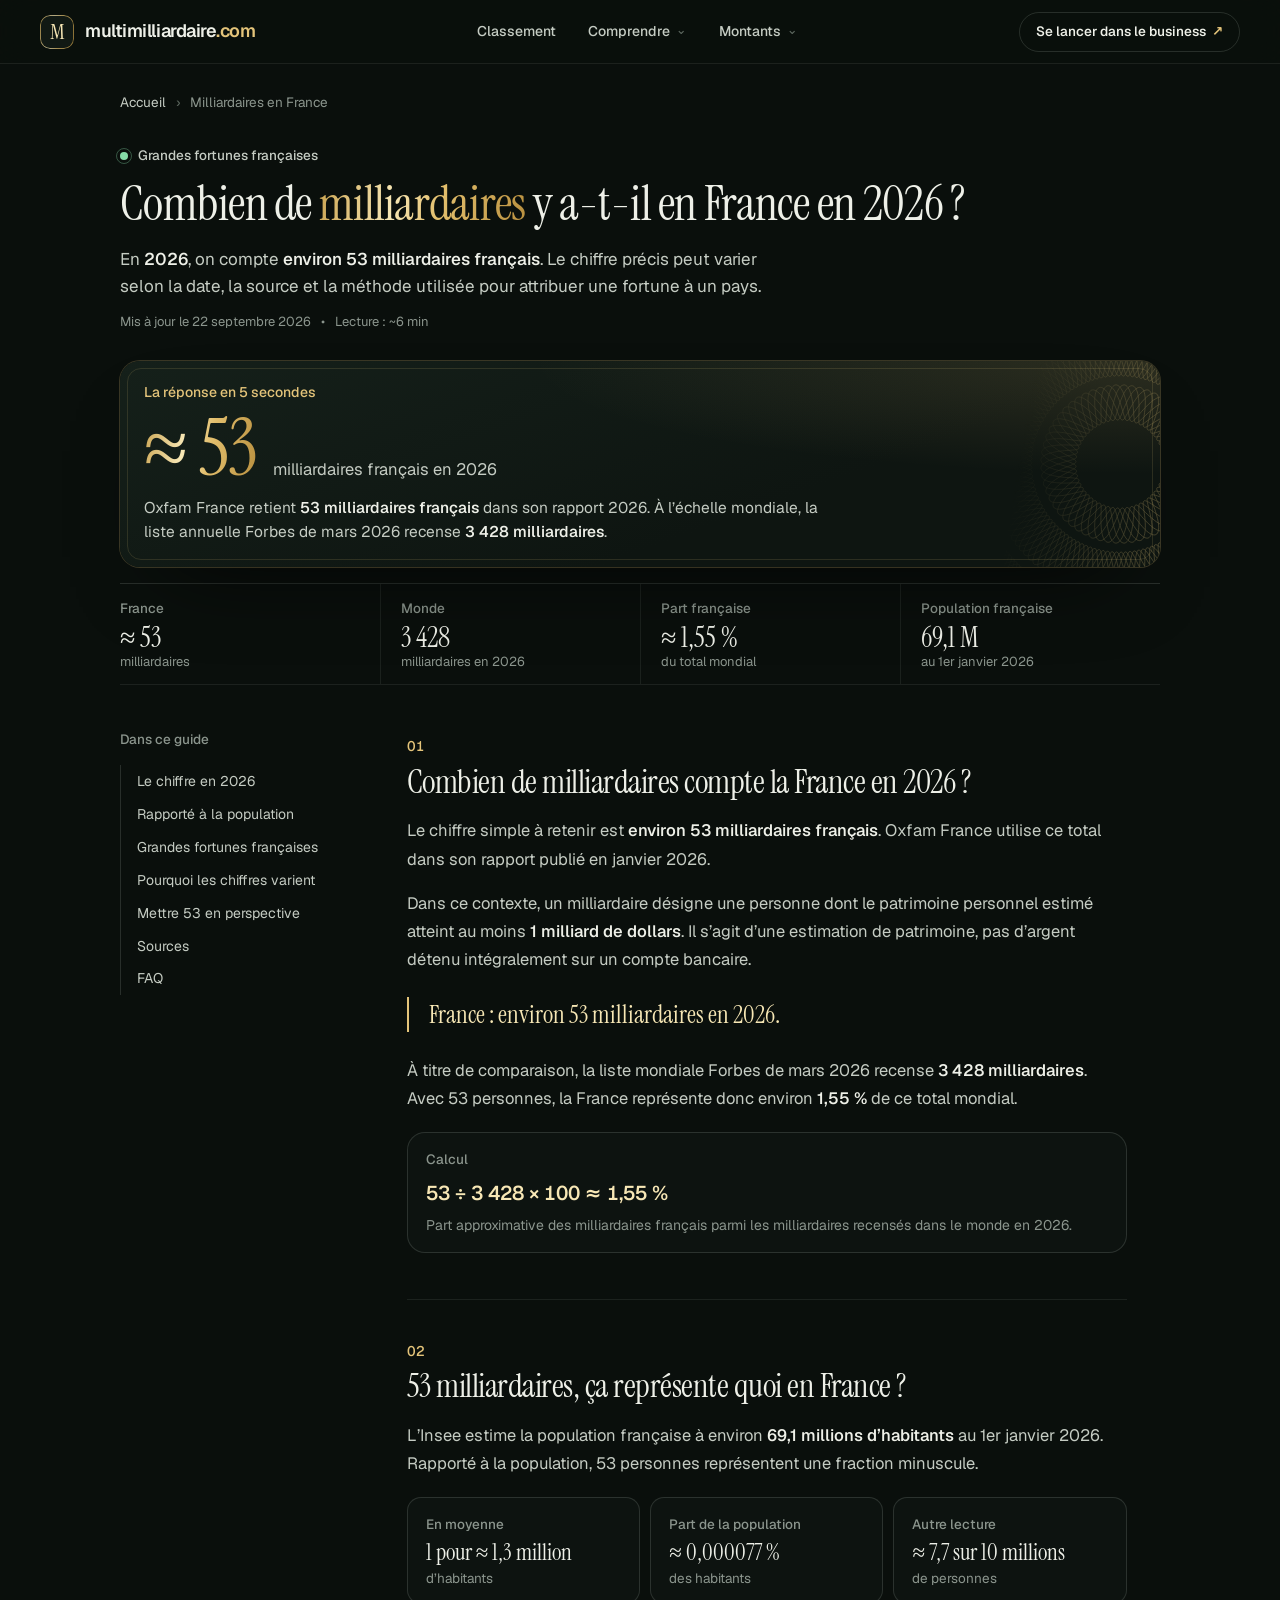
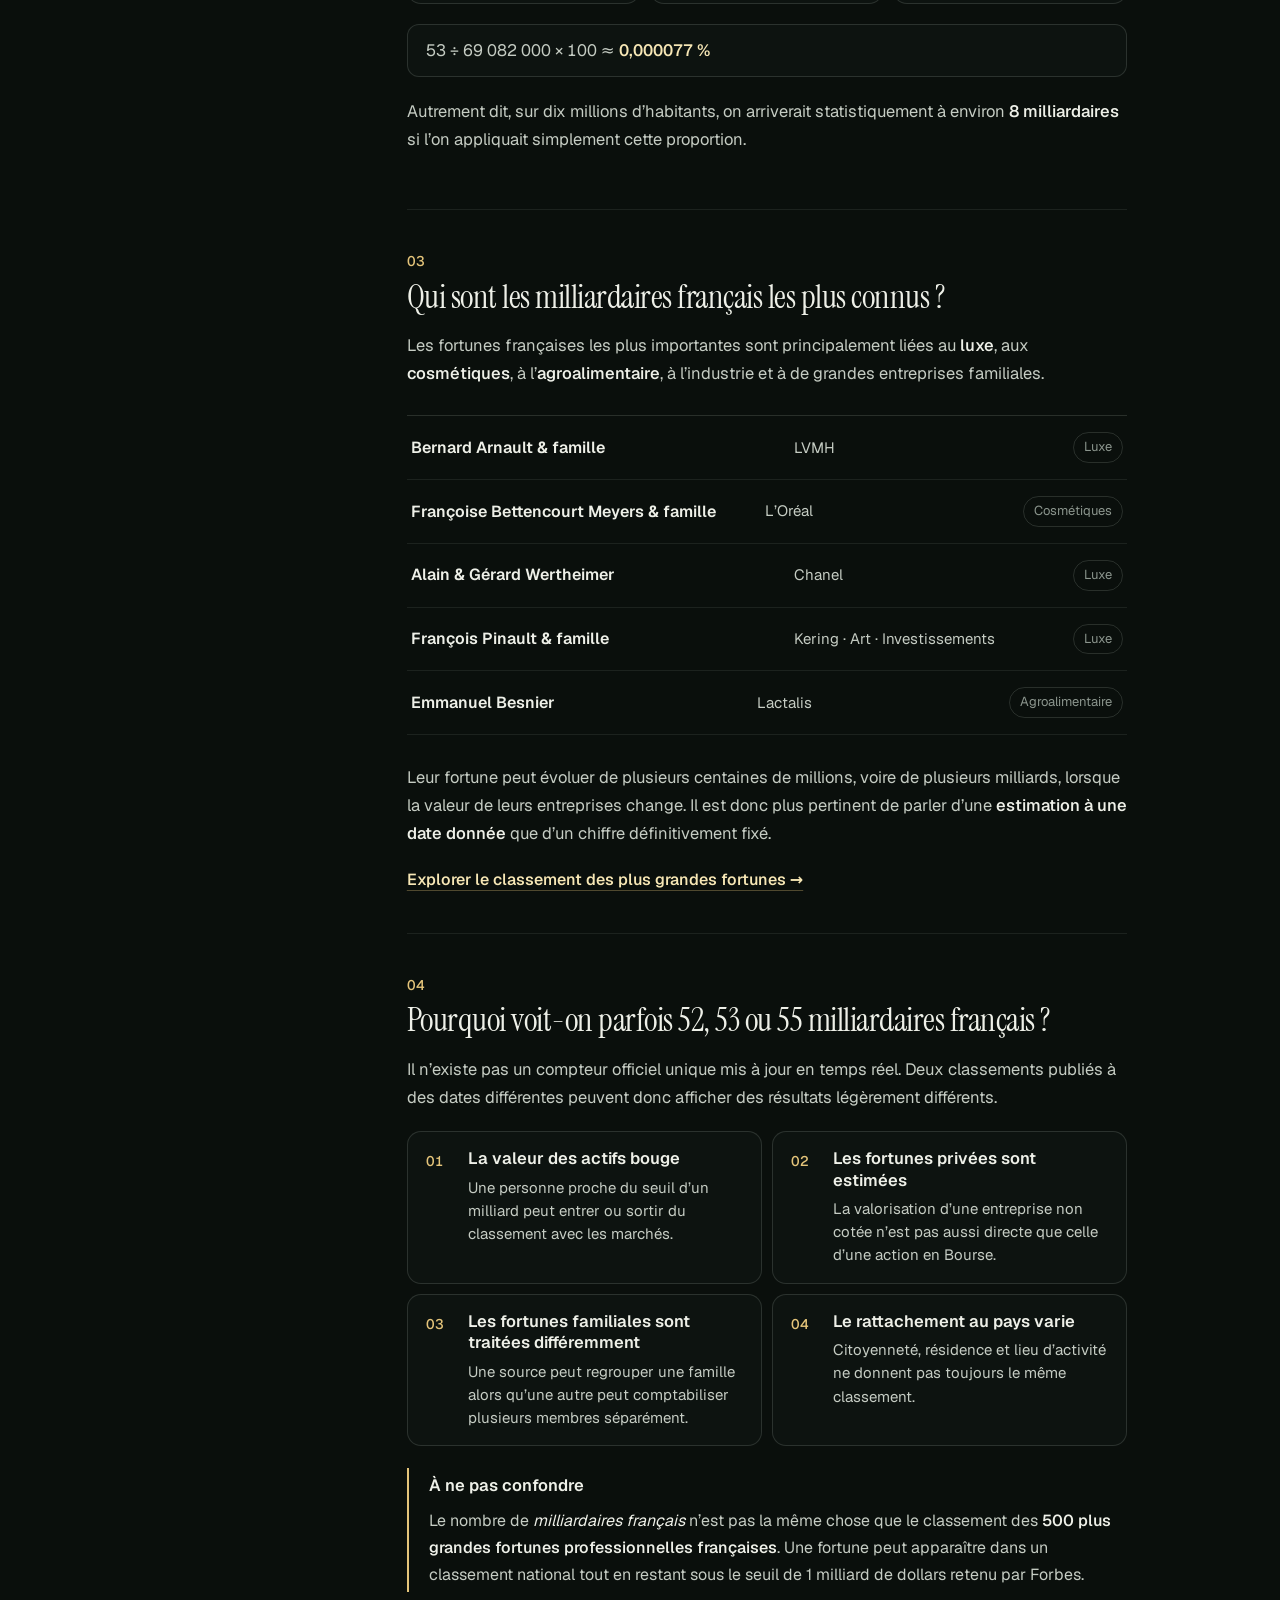
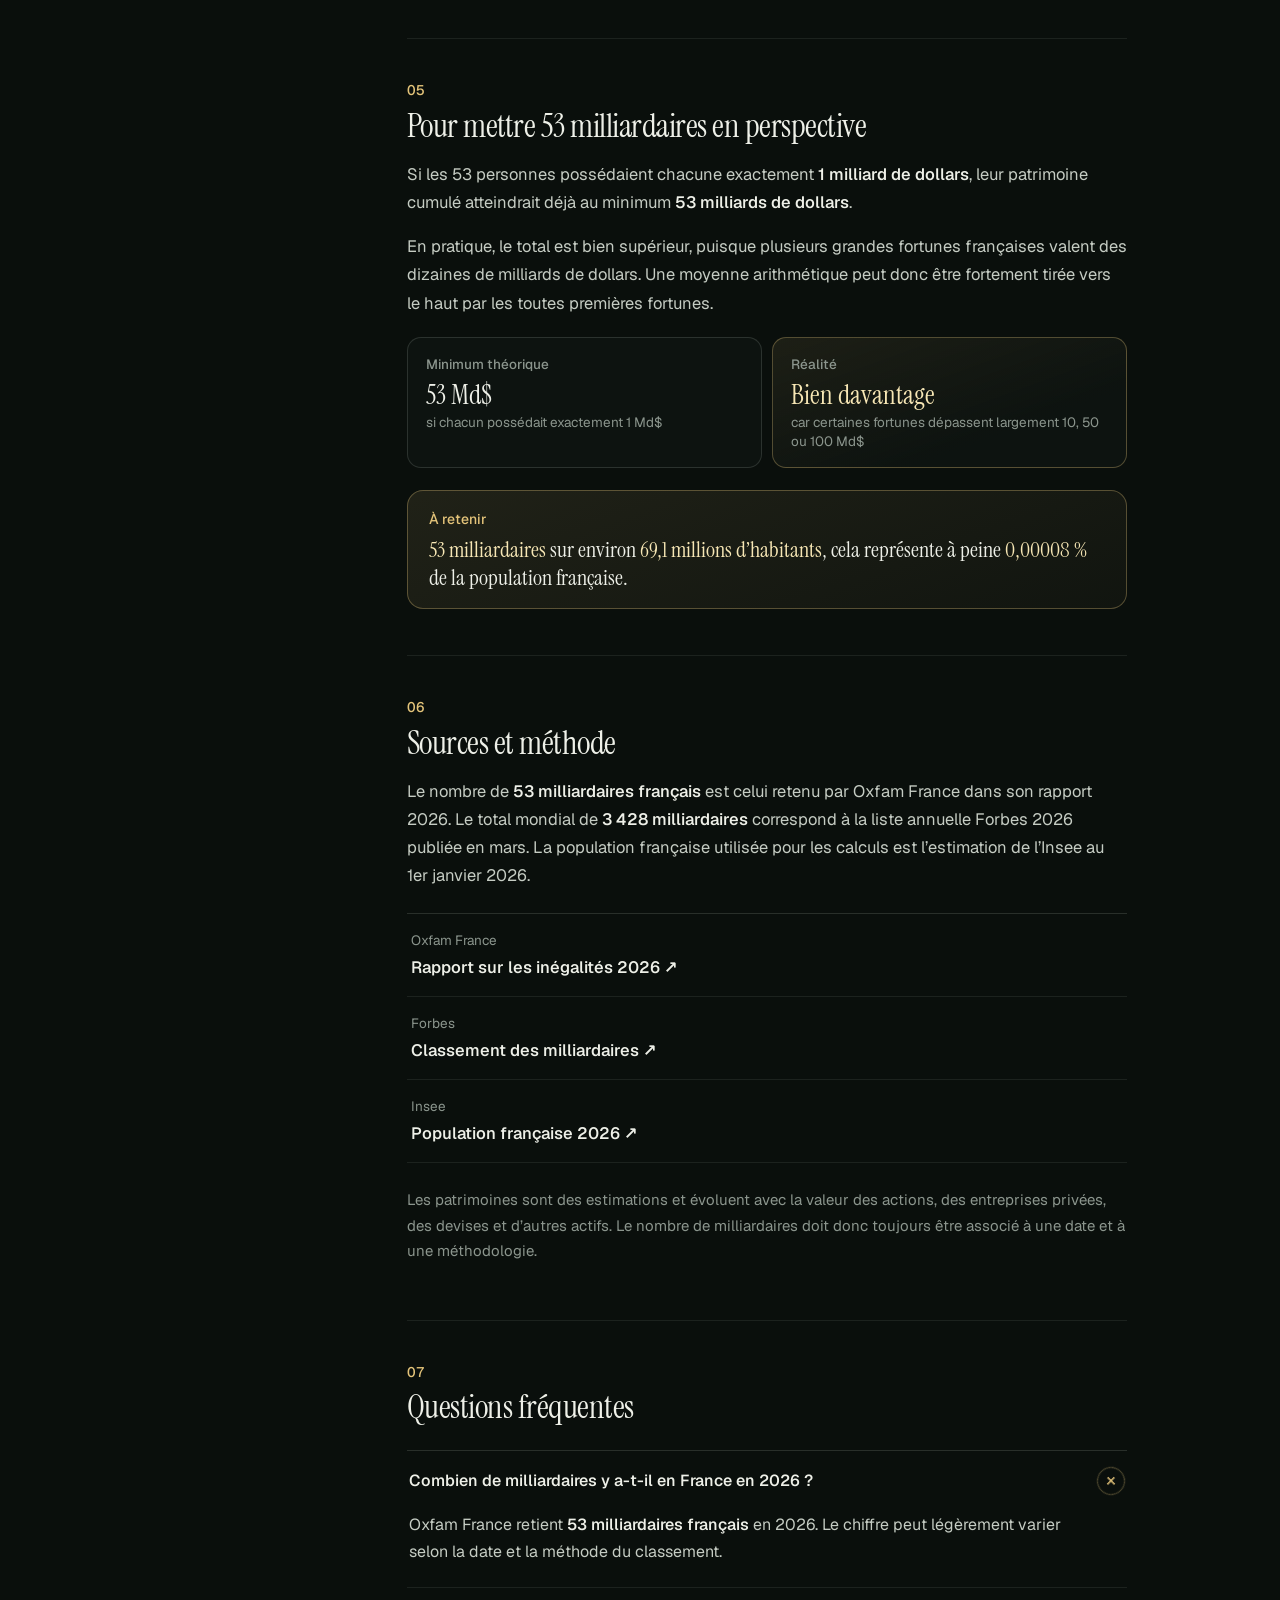
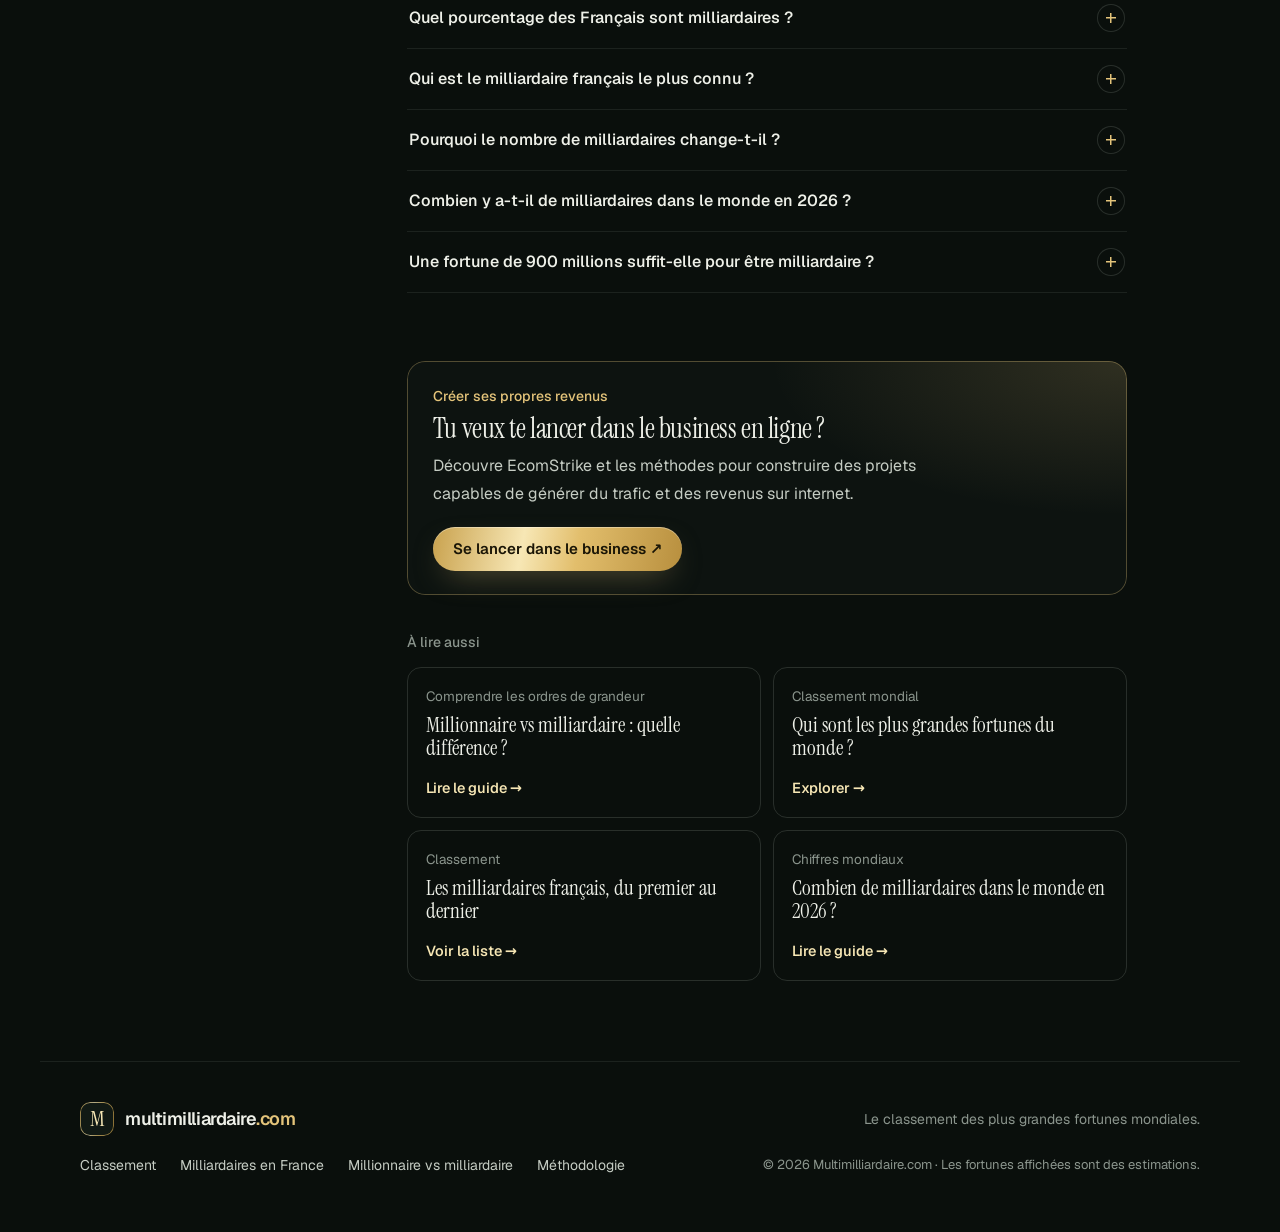
<file: combien-de-milliardaires-en-france/index.html>
<!doctype html>
<html lang="fr">
<head>
  <meta charset="utf-8" />
  <meta name="viewport" content="width=device-width,initial-scale=1,viewport-fit=cover" />
  <title>Nombre de milliardaires en France en 2026 : 53, qui sont-ils ?</title>
  <meta name="description" content="53 milliardaires en France en 2026 selon Oxfam, soit 1 habitant sur 1,3 million. Qui sont-ils, quelle part du total mondial, et pourquoi les chiffres varient." />
  <meta name="robots" content="index,follow,max-image-preview:large" />
  <link rel="canonical" href="https://multimilliardaire.com/combien-de-milliardaires-en-france/" />
  <meta name="theme-color" content="#090b0a" />
  <meta property="og:type" content="article" />
  <meta property="og:locale" content="fr_FR" />
  <meta property="og:site_name" content="Multimilliardaire.com" />
  <meta property="og:title" content="Nombre de milliardaires en France en 2026 : 53, qui sont-ils ?" />
  <meta property="og:description" content="53 milliardaires en France en 2026 selon Oxfam, soit 1 habitant sur 1,3 million. Qui sont-ils, quelle part du total mondial, et pourquoi les chiffres varient." />
  <meta property="og:url" content="https://multimilliardaire.com/combien-de-milliardaires-en-france/" />
  <meta property="og:image" content="https://multimilliardaire.com/og-image.png" />
  <meta property="article:published_time" content="2026-09-22" />
  <meta property="article:modified_time" content="2026-09-22" />
  <meta name="twitter:card" content="summary_large_image" />
  <meta name="twitter:title" content="Nombre de milliardaires en France en 2026 : 53, qui sont-ils ?" />
  <meta name="twitter:description" content="53 milliardaires en France en 2026 selon Oxfam, soit 1 habitant sur 1,3 million. Qui sont-ils, quelle part du total mondial, et pourquoi les chiffres varient." />
  <meta name="twitter:image" content="https://multimilliardaire.com/og-image.png" />
  <link rel="icon" href="/favicon.svg" type="image/svg+xml" />
  <link rel="manifest" href="/site.webmanifest" />
  <link rel="preload" href="/fonts/instrument-serif-latin-400-normal.woff2" as="font" type="font/woff2" crossorigin />
  <link rel="preload" href="/fonts/geist-latin-wght-normal.woff2" as="font" type="font/woff2" crossorigin />
  <link rel="stylesheet" href="/style.css?v=2" />
  <link rel="stylesheet" href="/guide.css?v=2" />

  <script type="application/ld+json">
  {
    "@context":"https://schema.org",
    "@graph":[
      {
        "@type":"Article",
        "headline":"Combien de milliardaires y a-t-il en France en 2026 ?",
        "description":"La France compte environ 53 milliardaires en 2026. Chiffres, proportion de la population, grandes fortunes et explications sur les différences entre classements.",
        "datePublished":"2026-09-22",
        "dateModified":"2026-09-22",
        "inLanguage":"fr-FR",
        "mainEntityOfPage":"https://multimilliardaire.com/combien-de-milliardaires-en-france/",
        "publisher":{"@type":"Organization","name":"Multimilliardaire.com","url":"https://multimilliardaire.com/"},
        "image":"https://multimilliardaire.com/og-image.png"
      },
      {
        "@type":"BreadcrumbList",
        "itemListElement":[
          {"@type":"ListItem","position":1,"name":"Accueil","item":"https://multimilliardaire.com/"},
          {"@type":"ListItem","position":2,"name":"Milliardaires en France","item":"https://multimilliardaire.com/combien-de-milliardaires-en-france/"}
        ]
      },
      {
        "@type":"FAQPage",
        "mainEntity":[
          {"@type":"Question","name":"Combien de milliardaires y a-t-il en France en 2026 ?","acceptedAnswer":{"@type":"Answer","text":"Oxfam France retient environ 53 milliardaires français dans son rapport 2026. Le total peut varier légèrement selon la source, la date et la méthode utilisée pour rattacher une fortune à un pays."}},
          {"@type":"Question","name":"Quel pourcentage de la population française est milliardaire ?","acceptedAnswer":{"@type":"Answer","text":"Avec environ 53 milliardaires pour 69,1 millions d'habitants au 1er janvier 2026, les milliardaires représentent environ 0,000077 % de la population française, soit près de 8 personnes sur 10 millions."}},
          {"@type":"Question","name":"Qui sont les milliardaires français les plus connus ?","acceptedAnswer":{"@type":"Answer","text":"Parmi les grandes fortunes françaises figurent notamment Bernard Arnault et sa famille, Françoise Bettencourt Meyers et sa famille, Alain et Gérard Wertheimer, François Pinault et sa famille, ainsi qu'Emmanuel Besnier."}},
          {"@type":"Question","name":"Pourquoi le nombre de milliardaires français change-t-il selon les sources ?","acceptedAnswer":{"@type":"Answer","text":"Les classements ne sont pas toujours établis à la même date et peuvent utiliser des méthodes différentes pour estimer les entreprises privées, répartir les fortunes familiales ou rattacher une personne à un pays."}},
          {"@type":"Question","name":"Combien y a-t-il de milliardaires dans le monde en 2026 ?","acceptedAnswer":{"@type":"Answer","text":"La liste annuelle Forbes publiée en mars 2026 recense 3 428 milliardaires dans le monde."}}
        ]
      }
    ]
  }
  </script>
  <script src="/navigation.js?v=2" defer></script>
</head>
<body class="article-page france-billionaires-page">
  <div class="noise" aria-hidden="true"></div>

  <header class="site-header" data-site-header>
    <a class="brand" href="/" aria-label="Multimilliardaire.com — Accueil">
      <span class="brand-mark">M</span>
      <span>multimilliardaire<span class="brand-dot">.com</span></span>
    </a>

    <nav class="desktop-nav" aria-label="Navigation principale">
      <a class="nav-link" href="/#classement">Classement</a>

      <details class="nav-dropdown">
        <summary class="nav-link">Comprendre <span class="nav-chevron" aria-hidden="true">⌄</span></summary>
        <div class="nav-dropdown-menu nav-dropdown-menu-compact">
          <span class="nav-menu-label">Comprendre la richesse</span>
          <a href="/difference-millionnaire-milliardaire/">
            <strong>Millionnaire vs milliardaire</strong>
            <small>La différence expliquée simplement</small>
          </a>
          <a href="/combien-de-milliardaires-en-france/">
            <strong>Milliardaires en France</strong>
            <small>Grandes fortunes françaises</small>
          </a>
          <a href="/combien-de-milliardaires-dans-le-monde/">
            <strong>Milliardaires dans le monde</strong>
            <small>Combien sont-ils en 2026 ?</small>
          </a>
          <a href="/classement-milliardaires-francais/">
            <strong>Milliardaires français</strong>
            <small>Le classement des 59 fortunes</small>
          </a>
          <a href="/femmes-les-plus-riches-du-monde/">
            <strong>Femmes les plus riches</strong>
            <small>Le top 15 mondial</small>
          </a>
          <a href="/#methodologie">
            <strong>Méthodologie</strong>
            <small>Comment lire les fortunes du classement</small>
          </a>
        </div>
      </details>

      <details class="nav-dropdown nav-dropdown-wide">
        <summary class="nav-link">Montants <span class="nav-chevron" aria-hidden="true">⌄</span></summary>
        <div class="nav-dropdown-menu amounts-menu">
          <span class="nav-menu-label">Mettre les grandes sommes à l’échelle</span>
          <div class="amounts-menu-grid">
            <a href="/1-million-euros/"><span>1 M€</span><small>1 million d’euros</small></a>
            <a href="/10-millions-euros/"><span>10 M€</span><small>10 millions d’euros</small></a>
            <a href="/100-millions-euros/"><span>100 M€</span><small>100 millions d’euros</small></a>
            <a href="/1-milliard-euros/"><span>1 Md€</span><small>1 milliard d’euros</small></a>
            <a href="/10-milliards-euros/"><span>10 Md€</span><small>10 milliards d’euros</small></a>
            <a href="/100-milliards-euros/"><span>100 Md€</span><small>100 milliards d’euros</small></a>
          </div>
        </div>
      </details>
    </nav>

    <a class="header-cta" href="https://ecomstrike.com/" target="_blank" rel="noopener noreferrer">Se lancer dans le business <span>↗</span></a>

    <button class="mobile-menu-toggle" type="button" aria-expanded="false" aria-controls="mobile-menu" aria-label="Ouvrir le menu">
      <span></span><span></span>
    </button>

    <div class="mobile-menu" id="mobile-menu" aria-hidden="true">
      <nav aria-label="Navigation mobile">
        <a class="mobile-menu-primary" href="/#classement"><span>Classement</span><b>↗</b></a>

        <div class="mobile-menu-section">
          <span class="mobile-menu-label">Comprendre</span>
          <a href="/difference-millionnaire-milliardaire/">Millionnaire vs milliardaire <b>↗</b></a>
          <a href="/combien-de-milliardaires-en-france/">Milliardaires en France <b>↗</b></a>
          <a href="/combien-de-milliardaires-dans-le-monde/">Milliardaires dans le monde <b>↗</b></a>
          <a href="/classement-milliardaires-francais/">Milliardaires français <b>↗</b></a>
          <a href="/femmes-les-plus-riches-du-monde/">Femmes les plus riches <b>↗</b></a>
          <a href="/#methodologie">Méthodologie <b>↗</b></a>
        </div>

        <div class="mobile-menu-section">
          <span class="mobile-menu-label">Montants</span>
          <div class="mobile-amount-grid">
            <a href="/1-million-euros/">1 M€</a>
            <a href="/10-millions-euros/">10 M€</a>
            <a href="/100-millions-euros/">100 M€</a>
            <a href="/1-milliard-euros/">1 Md€</a>
            <a href="/10-milliards-euros/">10 Md€</a>
            <a href="/100-milliards-euros/">100 Md€</a>
          </div>
        </div>

        <a class="mobile-business-cta" href="https://ecomstrike.com/" target="_blank" rel="noopener noreferrer">Se lancer dans le business <span>↗</span></a>
      </nav>
    </div>
  </header>

  <main class="guide-main">
    <article>
      <header class="guide-hero">
        <nav class="breadcrumbs" aria-label="Fil d’Ariane">
          <a href="/">Accueil</a><span>›</span><span>Milliardaires en France</span>
        </nav>
        <div class="hero-kicker"><span class="pulse"></span> Grandes fortunes françaises</div>
        <h1>Combien de <span>milliardaires</span> y a-t-il en France en 2026 ?</h1>
        <p class="guide-lead">En <strong>2026</strong>, on compte <strong>environ 53 milliardaires français</strong>. Le chiffre précis peut varier selon la date, la source et la méthode utilisée pour attribuer une fortune à un pays.</p>
        <div class="guide-meta"><span>Mis à jour le 22 septembre 2026</span><span>•</span><span>Lecture : ~6 min</span></div>

        <div class="answer-card france-answer-card" id="reponse-courte">
          <span class="answer-label">La réponse en 5 secondes</span>
          <div class="france-big-number"><strong>≈ 53</strong><span>milliardaires français en 2026</span></div>
          <p>Oxfam France retient <strong>53 milliardaires français</strong> dans son rapport 2026. À l’échelle mondiale, la liste annuelle Forbes de mars 2026 recense <strong>3 428 milliardaires</strong>.</p>
        </div>

        <div class="france-stat-grid" aria-label="Chiffres clés">
          <div><span>France</span><strong>≈ 53</strong><small>milliardaires</small></div>
          <div><span>Monde</span><strong>3 428</strong><small>milliardaires en 2026</small></div>
          <div><span>Part française</span><strong>≈ 1,55 %</strong><small>du total mondial</small></div>
          <div><span>Population française</span><strong>69,1 M</strong><small>au 1er janvier 2026</small></div>
        </div>
      </header>

      <div class="guide-layout">
        <aside class="toc-card">
          <span class="toc-title">Dans ce guide</span>
          <nav>
            <a href="#combien">Le chiffre en 2026</a>
            <a href="#population">Rapporté à la population</a>
            <a href="#fortunes">Grandes fortunes françaises</a>
            <a href="#classements">Pourquoi les chiffres varient</a>
            <a href="#perspective">Mettre 53 en perspective</a>
            <a href="#sources">Sources</a>
            <a href="#faq">FAQ</a>
          </nav>
        </aside>

        <div class="guide-content">
          <section id="combien">
            <span class="section-number">01</span>
            <h2>Combien de milliardaires compte la France en 2026 ?</h2>
            <p>Le chiffre simple à retenir est <strong>environ 53 milliardaires français</strong>. Oxfam France utilise ce total dans son rapport publié en janvier 2026.</p>
            <p>Dans ce contexte, un milliardaire désigne une personne dont le patrimoine personnel estimé atteint au moins <strong>1 milliard de dollars</strong>. Il s’agit d’une estimation de patrimoine, pas d’argent détenu intégralement sur un compte bancaire.</p>

            <blockquote><strong>France : environ 53 milliardaires en 2026.</strong></blockquote>

            <p>À titre de comparaison, la liste mondiale Forbes de mars 2026 recense <strong>3 428 milliardaires</strong>. Avec 53 personnes, la France représente donc environ <strong>1,55 %</strong> de ce total mondial.</p>

            <div class="ratio-card">
              <span>Calcul</span>
              <strong>53 ÷ 3 428 × 100 ≈ 1,55 %</strong>
              <small>Part approximative des milliardaires français parmi les milliardaires recensés dans le monde en 2026.</small>
            </div>
          </section>

          <section id="population">
            <span class="section-number">02</span>
            <h2>53 milliardaires, ça représente quoi en France ?</h2>
            <p>L’Insee estime la population française à environ <strong>69,1 millions d’habitants</strong> au 1er janvier 2026. Rapporté à la population, 53 personnes représentent une fraction minuscule.</p>

            <div class="population-grid">
              <div><span>En moyenne</span><strong>1 pour ≈ 1,3 million</strong><small>d’habitants</small></div>
              <div><span>Part de la population</span><strong>≈ 0,000077 %</strong><small>des habitants</small></div>
              <div><span>Autre lecture</span><strong>≈ 7,7 sur 10 millions</strong><small>de personnes</small></div>
            </div>

            <div class="formula">53 ÷ 69 082 000 × 100 ≈ <strong>0,000077 %</strong></div>
            <p>Autrement dit, sur dix millions d’habitants, on arriverait statistiquement à environ <strong>8 milliardaires</strong> si l’on appliquait simplement cette proportion.</p>
          </section>

          <section id="fortunes">
            <span class="section-number">03</span>
            <h2>Qui sont les milliardaires français les plus connus ?</h2>
            <p>Les fortunes françaises les plus importantes sont principalement liées au <strong>luxe</strong>, aux <strong>cosmétiques</strong>, à l’<strong>agroalimentaire</strong>, à l’industrie et à de grandes entreprises familiales.</p>

            <div class="wealth-people-list">
              <div><b>Bernard Arnault & famille</b><span>LVMH</span><small>Luxe</small></div>
              <div><b>Françoise Bettencourt Meyers & famille</b><span>L’Oréal</span><small>Cosmétiques</small></div>
              <div><b>Alain & Gérard Wertheimer</b><span>Chanel</span><small>Luxe</small></div>
              <div><b>François Pinault & famille</b><span>Kering · Art · Investissements</span><small>Luxe</small></div>
              <div><b>Emmanuel Besnier</b><span>Lactalis</span><small>Agroalimentaire</small></div>
            </div>

            <p>Leur fortune peut évoluer de plusieurs centaines de millions, voire de plusieurs milliards, lorsque la valeur de leurs entreprises change. Il est donc plus pertinent de parler d’une <strong>estimation à une date donnée</strong> que d’un chiffre définitivement fixé.</p>
            <a class="inline-ranking-link" href="/#classement">Explorer le classement des plus grandes fortunes →</a>
          </section>

          <section id="classements">
            <span class="section-number">04</span>
            <h2>Pourquoi voit-on parfois 52, 53 ou 55 milliardaires français ?</h2>
            <p>Il n’existe pas un compteur officiel unique mis à jour en temps réel. Deux classements publiés à des dates différentes peuvent donc afficher des résultats légèrement différents.</p>

            <div class="reason-grid">
              <div><strong>01</strong><span><b>La valeur des actifs bouge</b>Une personne proche du seuil d’un milliard peut entrer ou sortir du classement avec les marchés.</span></div>
              <div><strong>02</strong><span><b>Les fortunes privées sont estimées</b>La valorisation d’une entreprise non cotée n’est pas aussi directe que celle d’une action en Bourse.</span></div>
              <div><strong>03</strong><span><b>Les fortunes familiales sont traitées différemment</b>Une source peut regrouper une famille alors qu’une autre peut comptabiliser plusieurs membres séparément.</span></div>
              <div><strong>04</strong><span><b>Le rattachement au pays varie</b>Citoyenneté, résidence et lieu d’activité ne donnent pas toujours le même classement.</span></div>
            </div>

            <div class="notice-card">
              <strong>À ne pas confondre</strong>
              <p>Le nombre de <em>milliardaires français</em> n’est pas la même chose que le classement des <strong>500 plus grandes fortunes professionnelles françaises</strong>. Une fortune peut apparaître dans un classement national tout en restant sous le seuil de 1 milliard de dollars retenu par Forbes.</p>
            </div>
          </section>

          <section id="perspective">
            <span class="section-number">05</span>
            <h2>Pour mettre 53 milliardaires en perspective</h2>
            <p>Si les 53 personnes possédaient chacune exactement <strong>1 milliard de dollars</strong>, leur patrimoine cumulé atteindrait déjà au minimum <strong>53 milliards de dollars</strong>.</p>
            <p>En pratique, le total est bien supérieur, puisque plusieurs grandes fortunes françaises valent des dizaines de milliards de dollars. Une moyenne arithmétique peut donc être fortement tirée vers le haut par les toutes premières fortunes.</p>

            <div class="perspective-cards">
              <div><span>Minimum théorique</span><strong>53 Md$</strong><small>si chacun possédait exactement 1 Md$</small></div>
              <div class="gold-card"><span>Réalité</span><strong>Bien davantage</strong><small>car certaines fortunes dépassent largement 10, 50 ou 100 Md$</small></div>
            </div>

            <div class="analogy-card">
              <small>À retenir</small>
              <p><strong>53 milliardaires</strong> sur environ <strong>69,1 millions d’habitants</strong>, cela représente à peine <strong>0,00008 %</strong> de la population française.</p>
            </div>
          </section>

          <section id="sources">
            <span class="section-number">06</span>
            <h2>Sources et méthode</h2>
            <p>Le nombre de <strong>53 milliardaires français</strong> est celui retenu par Oxfam France dans son rapport 2026. Le total mondial de <strong>3 428 milliardaires</strong> correspond à la liste annuelle Forbes 2026 publiée en mars. La population française utilisée pour les calculs est l’estimation de l’Insee au 1er janvier 2026.</p>

            <div class="source-links">
              <a href="https://www.oxfamfrance.org/rapports/rapport-sur-les-inegalites-2026-resister-au-regne-des-plus-riches/" target="_blank" rel="noopener noreferrer"><span>Oxfam France</span><strong>Rapport sur les inégalités 2026 ↗</strong></a>
              <a href="https://www.forbes.com/real-time-billionaires/" target="_blank" rel="noopener noreferrer"><span>Forbes</span><strong>Classement des milliardaires ↗</strong></a>
              <a href="https://www.insee.fr/fr/statistiques/8719824" target="_blank" rel="noopener noreferrer"><span>Insee</span><strong>Population française 2026 ↗</strong></a>
            </div>
            <p class="source-note">Les patrimoines sont des estimations et évoluent avec la valeur des actions, des entreprises privées, des devises et d’autres actifs. Le nombre de milliardaires doit donc toujours être associé à une date et à une méthodologie.</p>
          </section>

          <section id="faq" class="faq-section">
            <span class="section-number">07</span>
            <h2>Questions fréquentes</h2>
            <div class="faq-list">
              <details open><summary>Combien de milliardaires y a-t-il en France en 2026 ?</summary><p>Oxfam France retient <strong>53 milliardaires français</strong> en 2026. Le chiffre peut légèrement varier selon la date et la méthode du classement.</p></details>
              <details><summary>Quel pourcentage des Français sont milliardaires ?</summary><p>Avec 53 milliardaires pour environ 69,1 millions d’habitants, cela représente environ <strong>0,000077 %</strong> de la population, soit à peu près 8 personnes sur 10 millions.</p></details>
              <details><summary>Qui est le milliardaire français le plus connu ?</summary><p>Bernard Arnault, à la tête du groupe LVMH, fait partie des plus grandes fortunes françaises et mondiales. Son patrimoine estimé évolue avec la valeur de LVMH et de ses autres actifs.</p></details>
              <details><summary>Pourquoi le nombre de milliardaires change-t-il ?</summary><p>Parce que les fortunes sont estimées à partir d’actifs dont la valeur varie. Les méthodologies diffèrent aussi concernant les entreprises privées, les familles et le rattachement à un pays.</p></details>
              <details><summary>Combien y a-t-il de milliardaires dans le monde en 2026 ?</summary><p>La liste annuelle Forbes de mars 2026 recense <strong>3 428 milliardaires</strong> dans le monde.</p></details>
              <details><summary>Une fortune de 900 millions suffit-elle pour être milliardaire ?</summary><p>Non. Pour être classé milliardaire, il faut atteindre au moins <strong>1 milliard</strong> dans la monnaie de référence utilisée par le classement.</p></details>
            </div>
          </section>

          <aside class="business-cta">
            <span>Créer ses propres revenus</span>
            <h2>Tu veux te lancer dans le business en ligne ?</h2>
            <p>Découvre EcomStrike et les méthodes pour construire des projets capables de générer du trafic et des revenus sur internet.</p>
            <a href="https://ecomstrike.com/" target="_blank" rel="noopener noreferrer">Se lancer dans le business ↗</a>
          </aside>

          <div class="related-guides">
            <span>À lire aussi</span>
            <div>
              <a href="/difference-millionnaire-milliardaire/"><small>Comprendre les ordres de grandeur</small><strong>Millionnaire vs milliardaire : quelle différence ?</strong><b>Lire le guide →</b></a>
              <a href="/#classement"><small>Classement mondial</small><strong>Qui sont les plus grandes fortunes du monde ?</strong><b>Explorer →</b></a>
              <a href="/classement-milliardaires-francais/"><small>Classement</small><strong>Les milliardaires français, du premier au dernier</strong><b>Voir la liste →</b></a>
              <a href="/combien-de-milliardaires-dans-le-monde/"><small>Chiffres mondiaux</small><strong>Combien de milliardaires dans le monde en 2026 ?</strong><b>Lire le guide →</b></a>
            </div>
          </div>
        </div>
      </div>
    </article>
  </main>

  <footer>
    <a class="brand footer-brand" href="/"><span class="brand-mark">M</span><span>multimilliardaire<span class="brand-dot">.com</span></span></a>
    <p>Le classement des plus grandes fortunes mondiales.</p>
    <div><a href="/#classement">Classement</a><a href="/combien-de-milliardaires-en-france/">Milliardaires en France</a><a href="/difference-millionnaire-milliardaire/">Millionnaire vs milliardaire</a><a href="/#methodologie">Méthodologie</a></div>
    <small>© <span id="year"></span> Multimilliardaire.com · Les fortunes affichées sont des estimations.</small>
  </footer>

  <script>document.getElementById('year').textContent = new Date().getFullYear();</script>
</body>
</html>
</file>
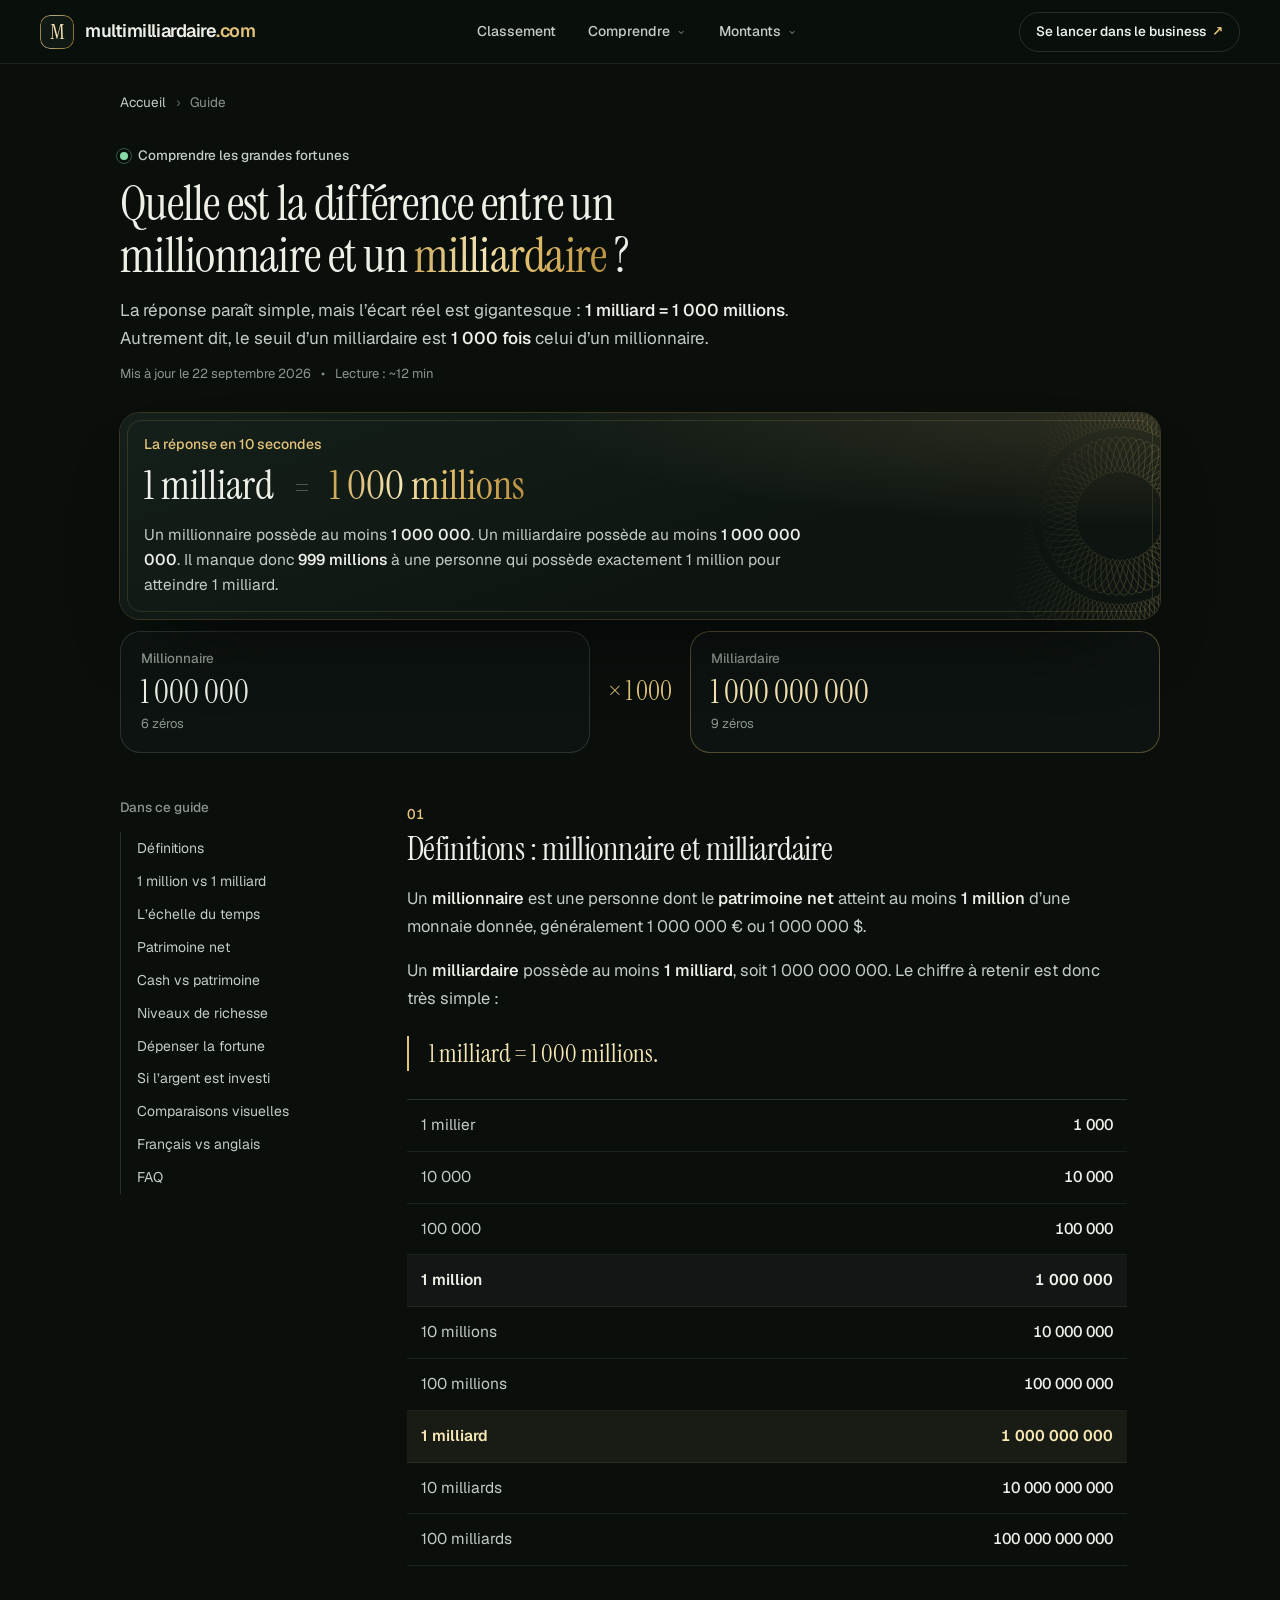
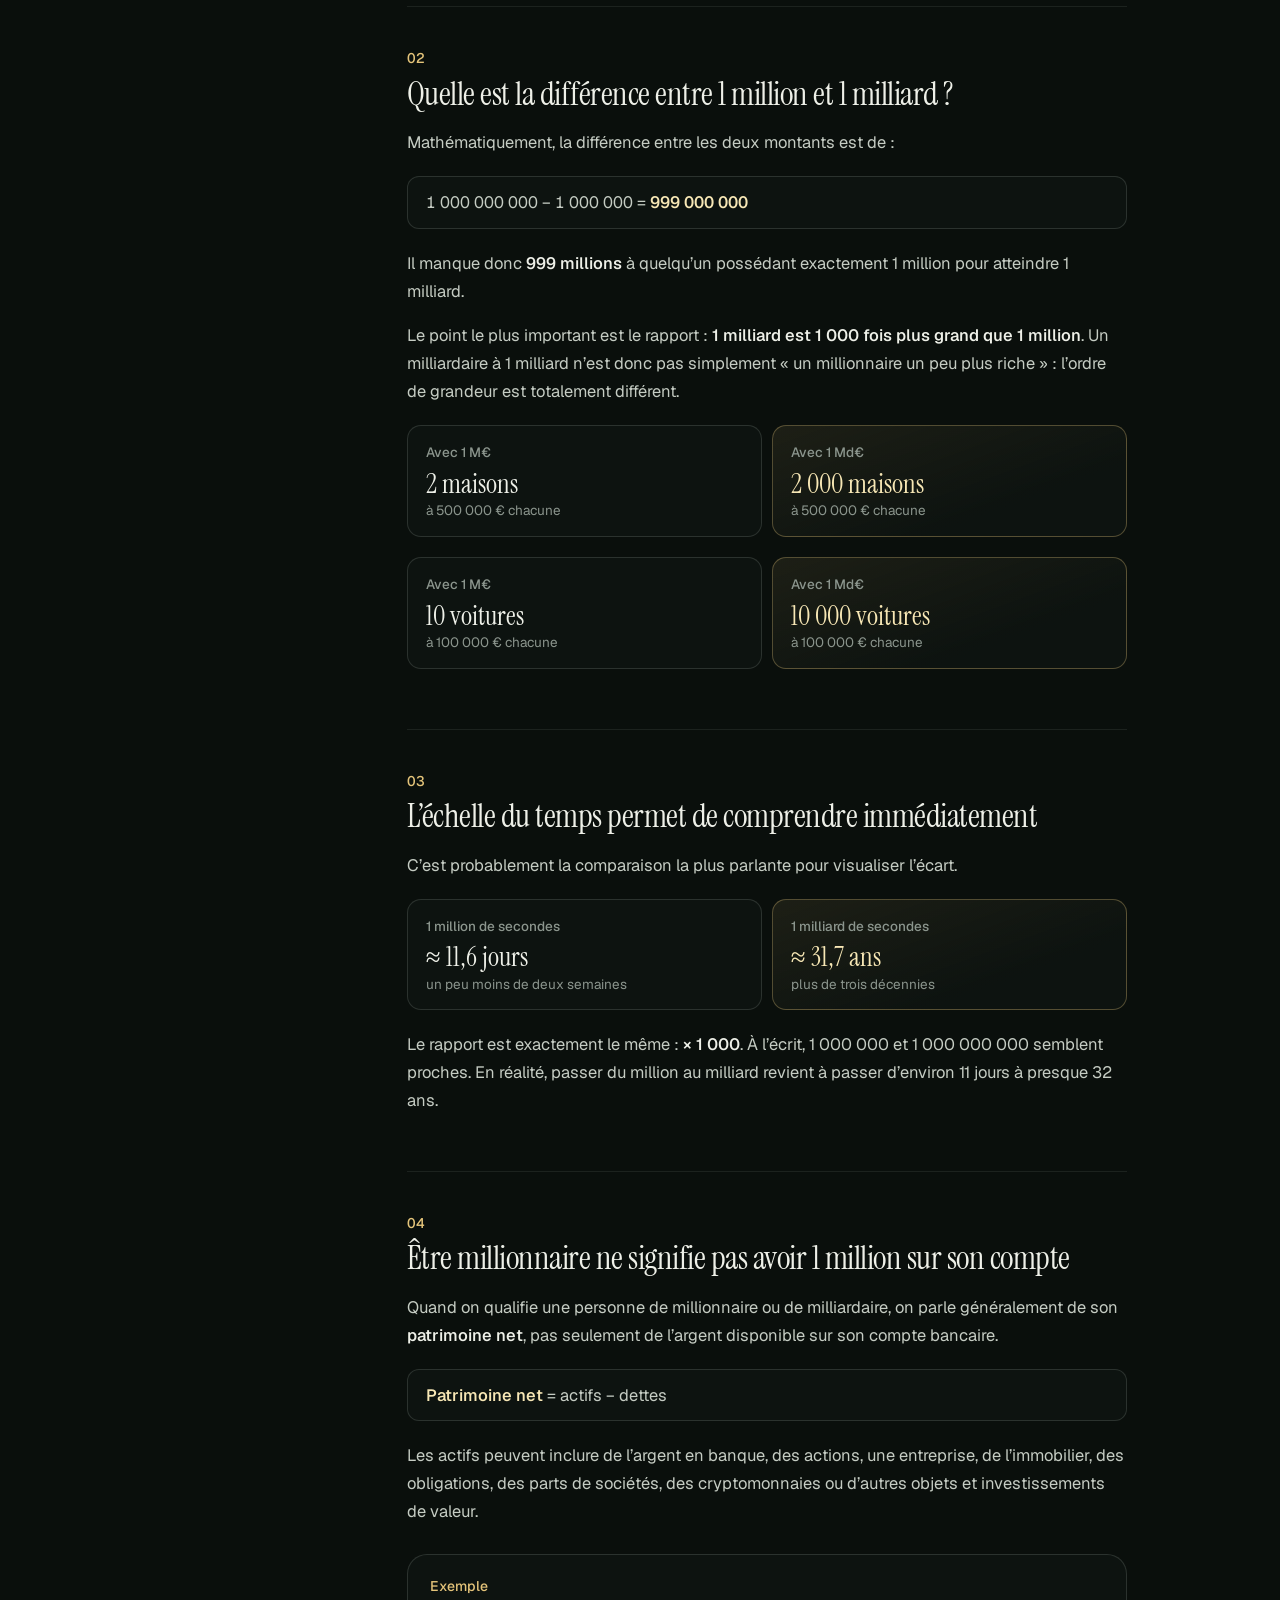
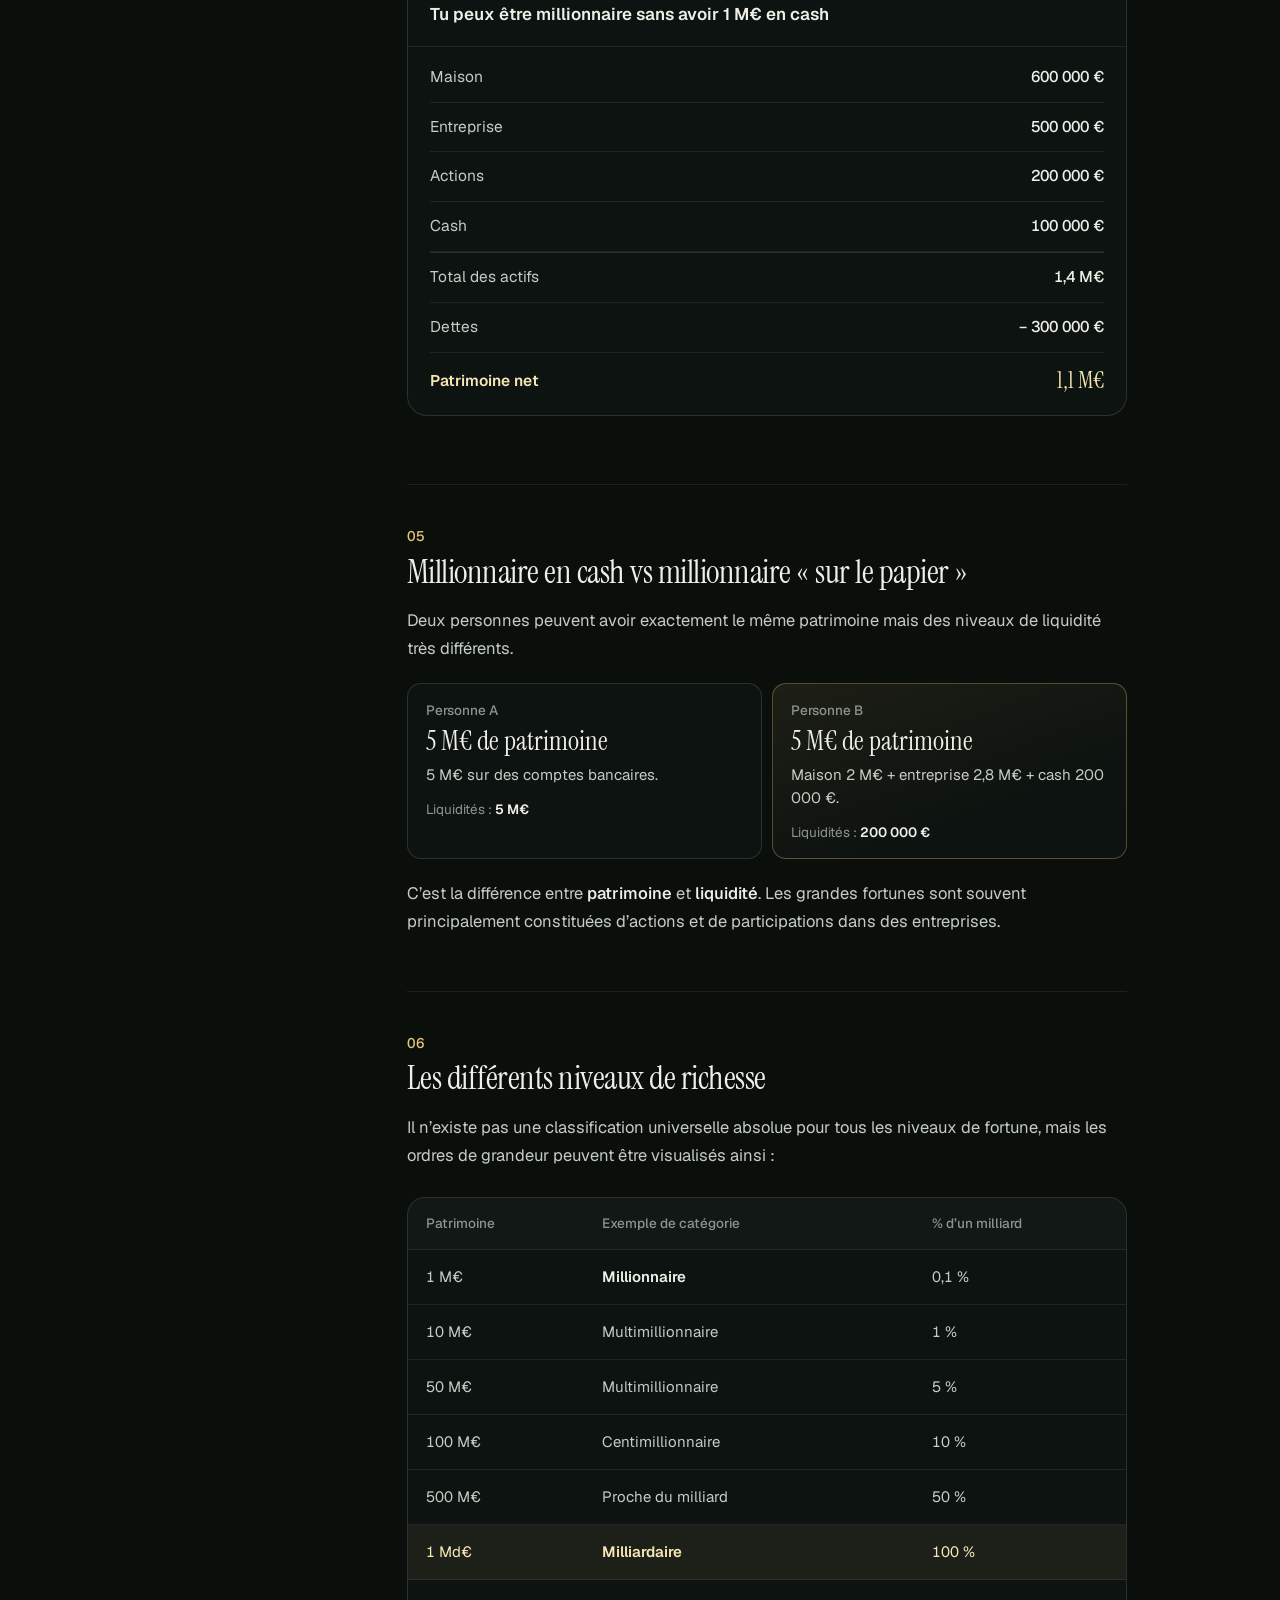
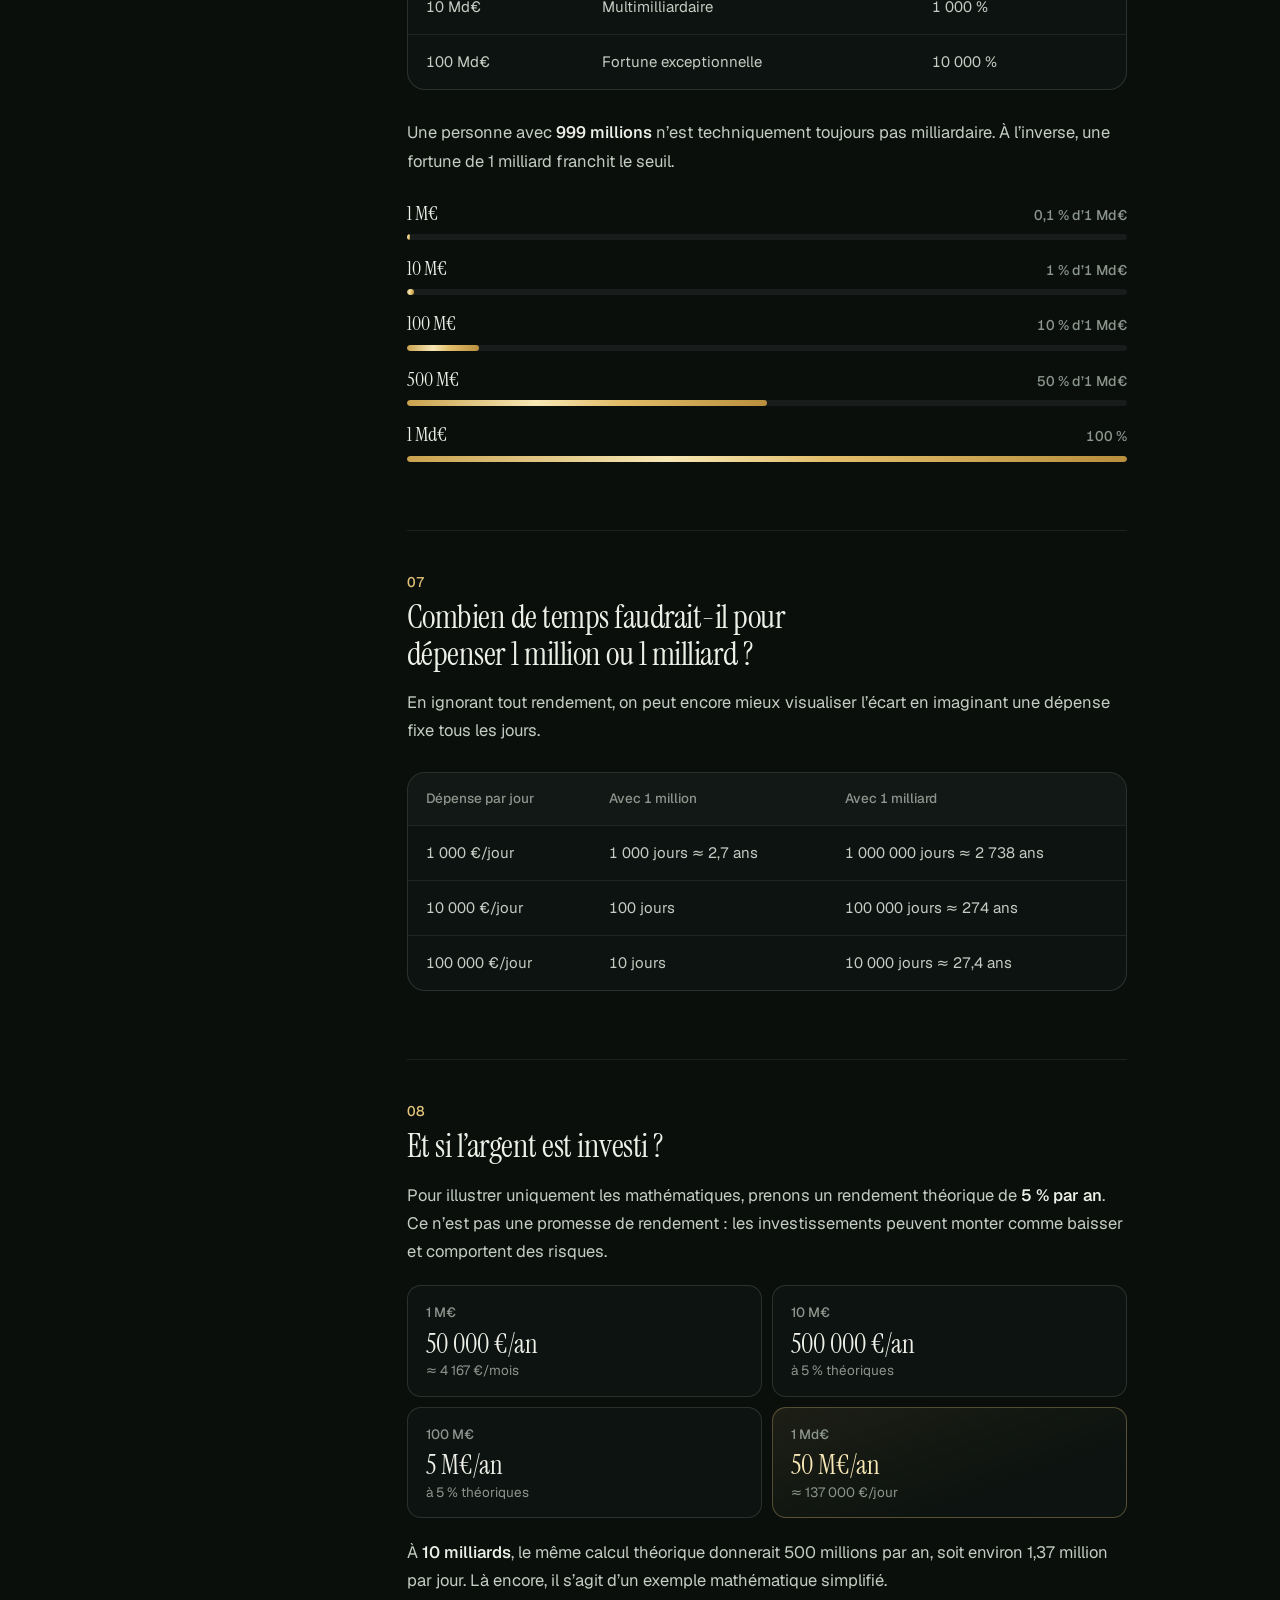
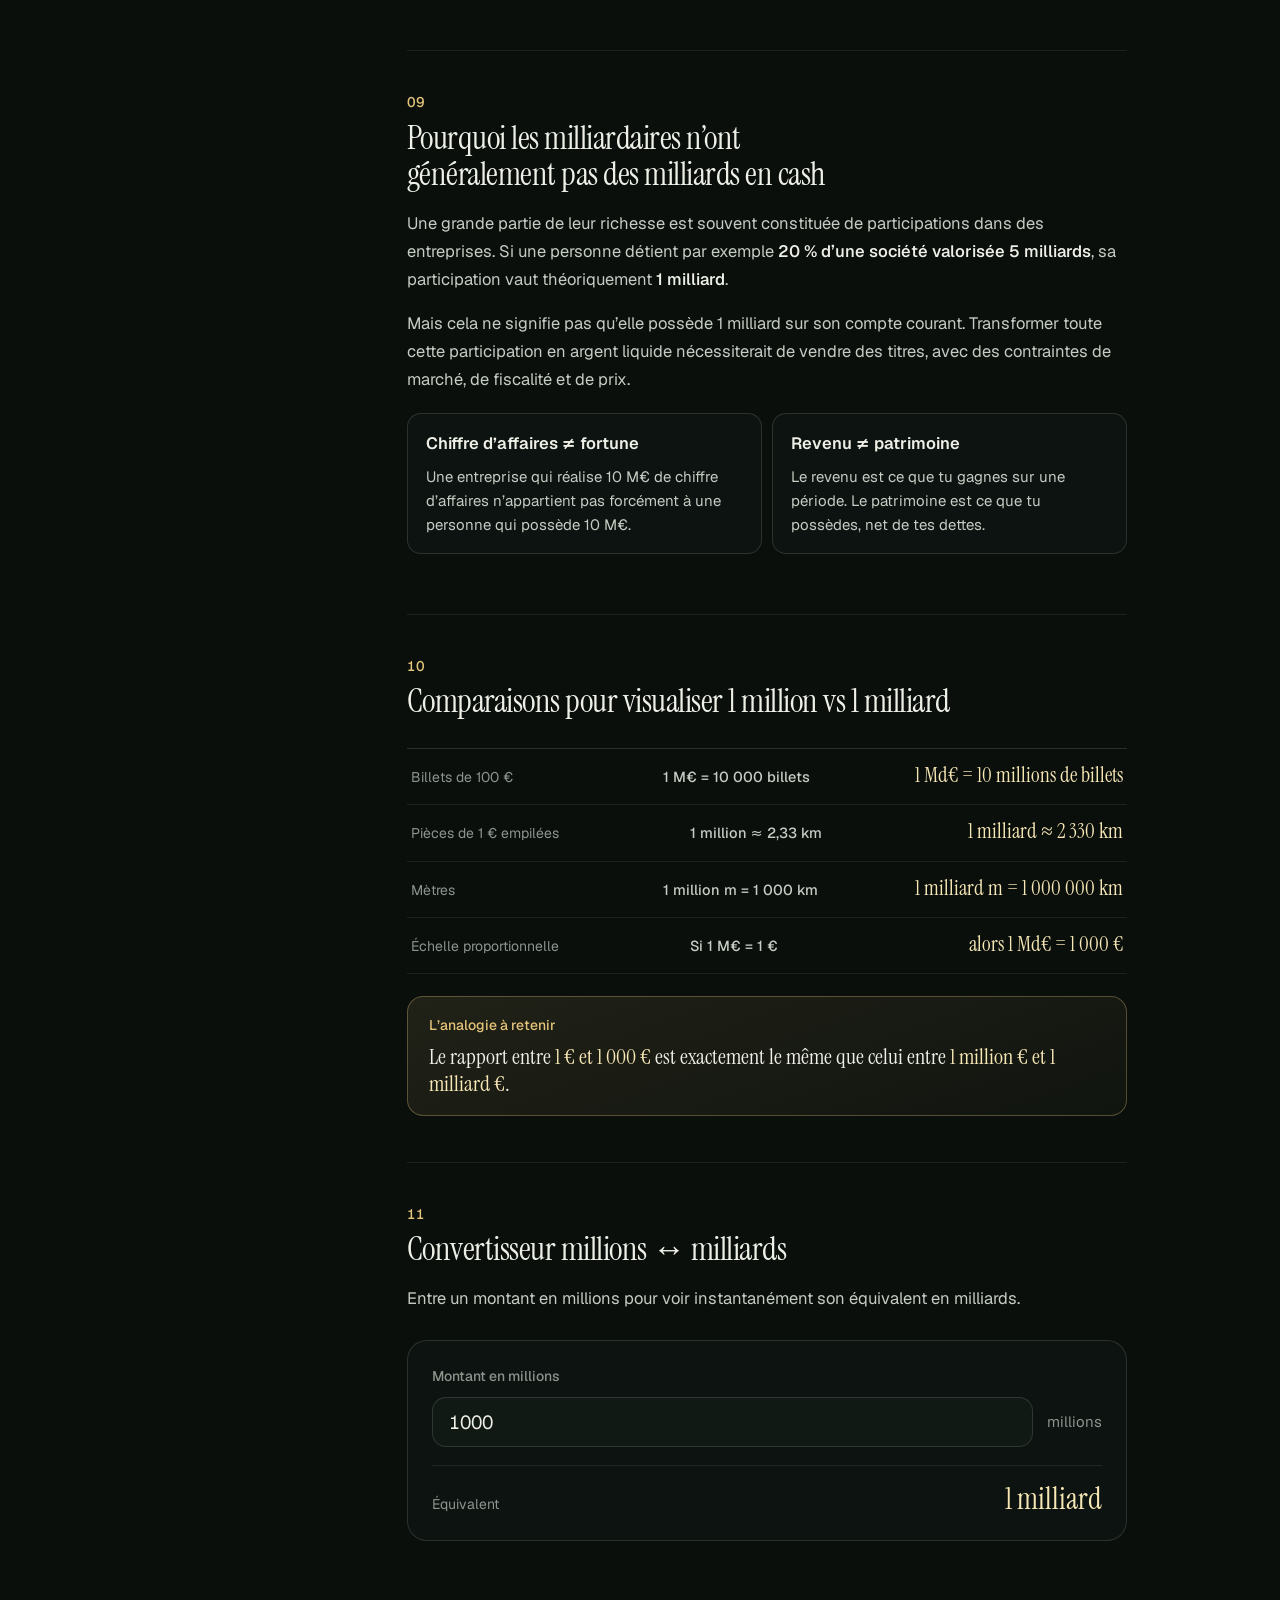
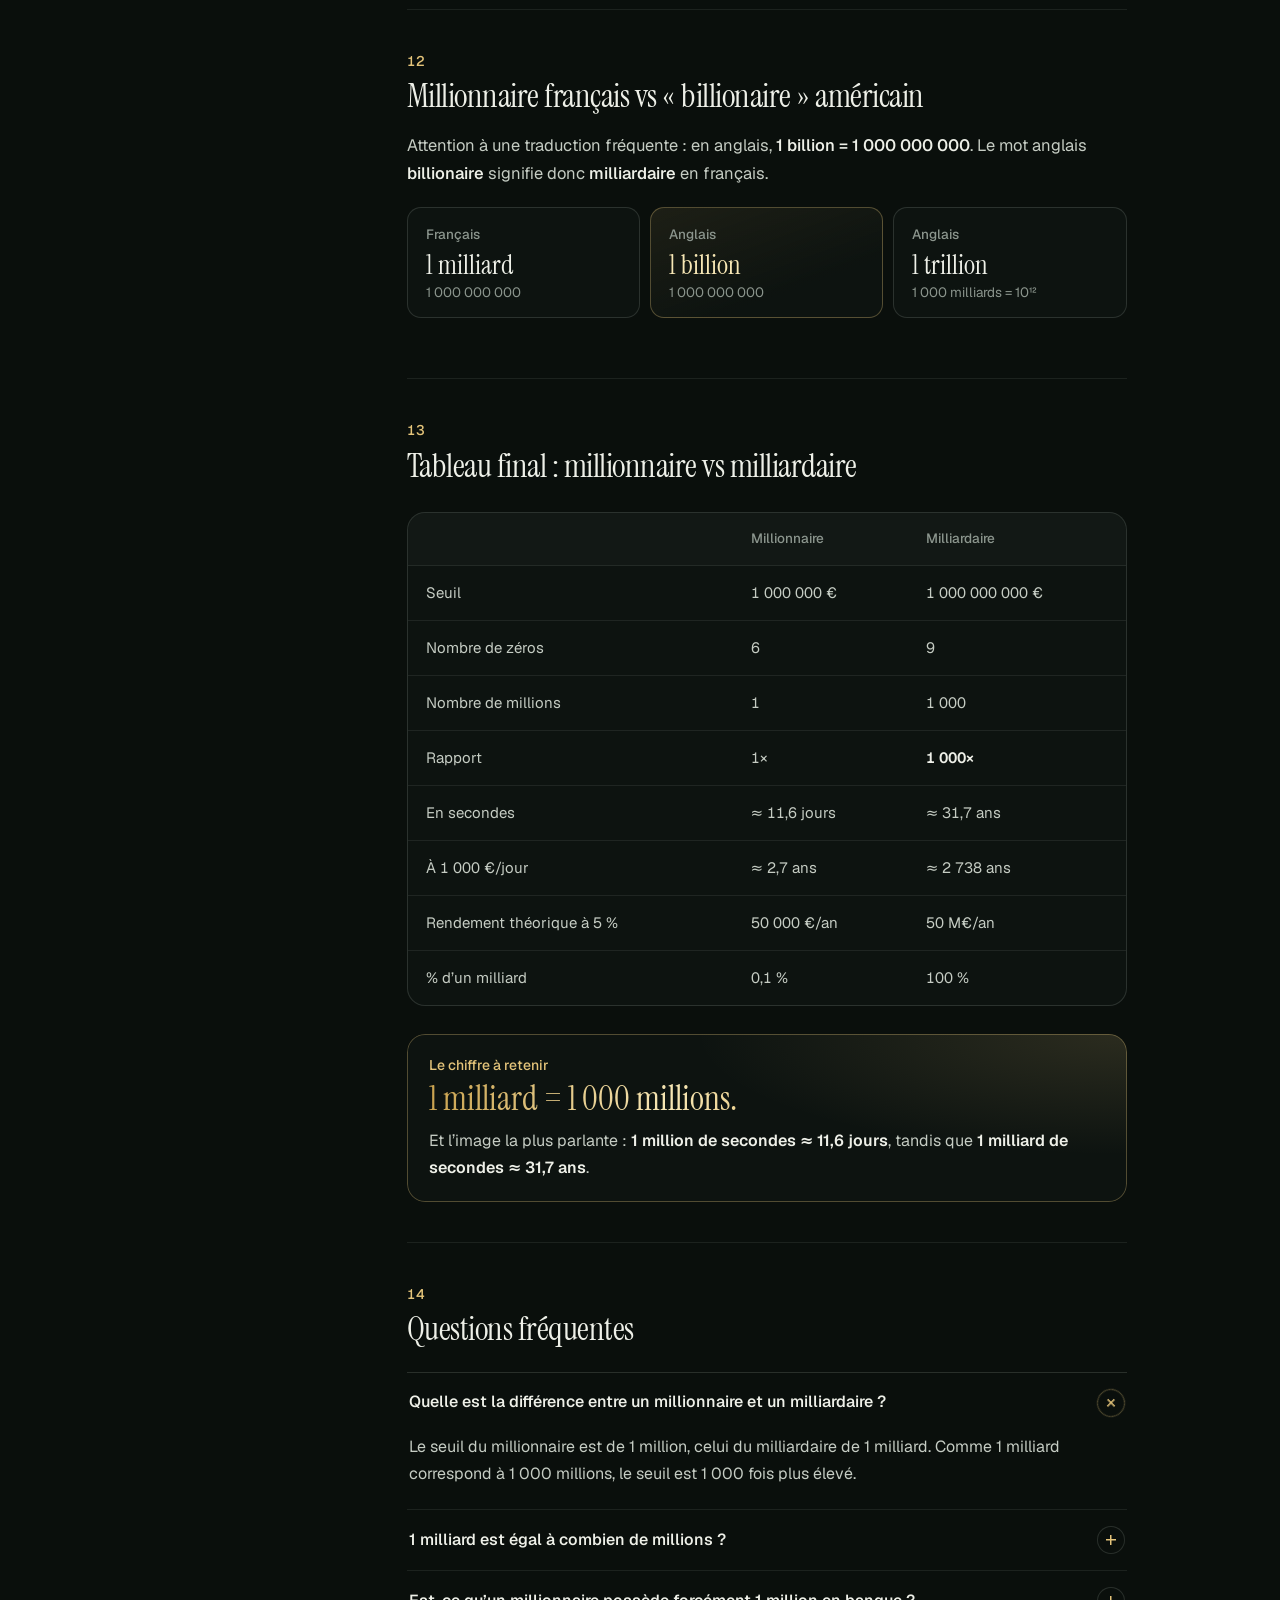
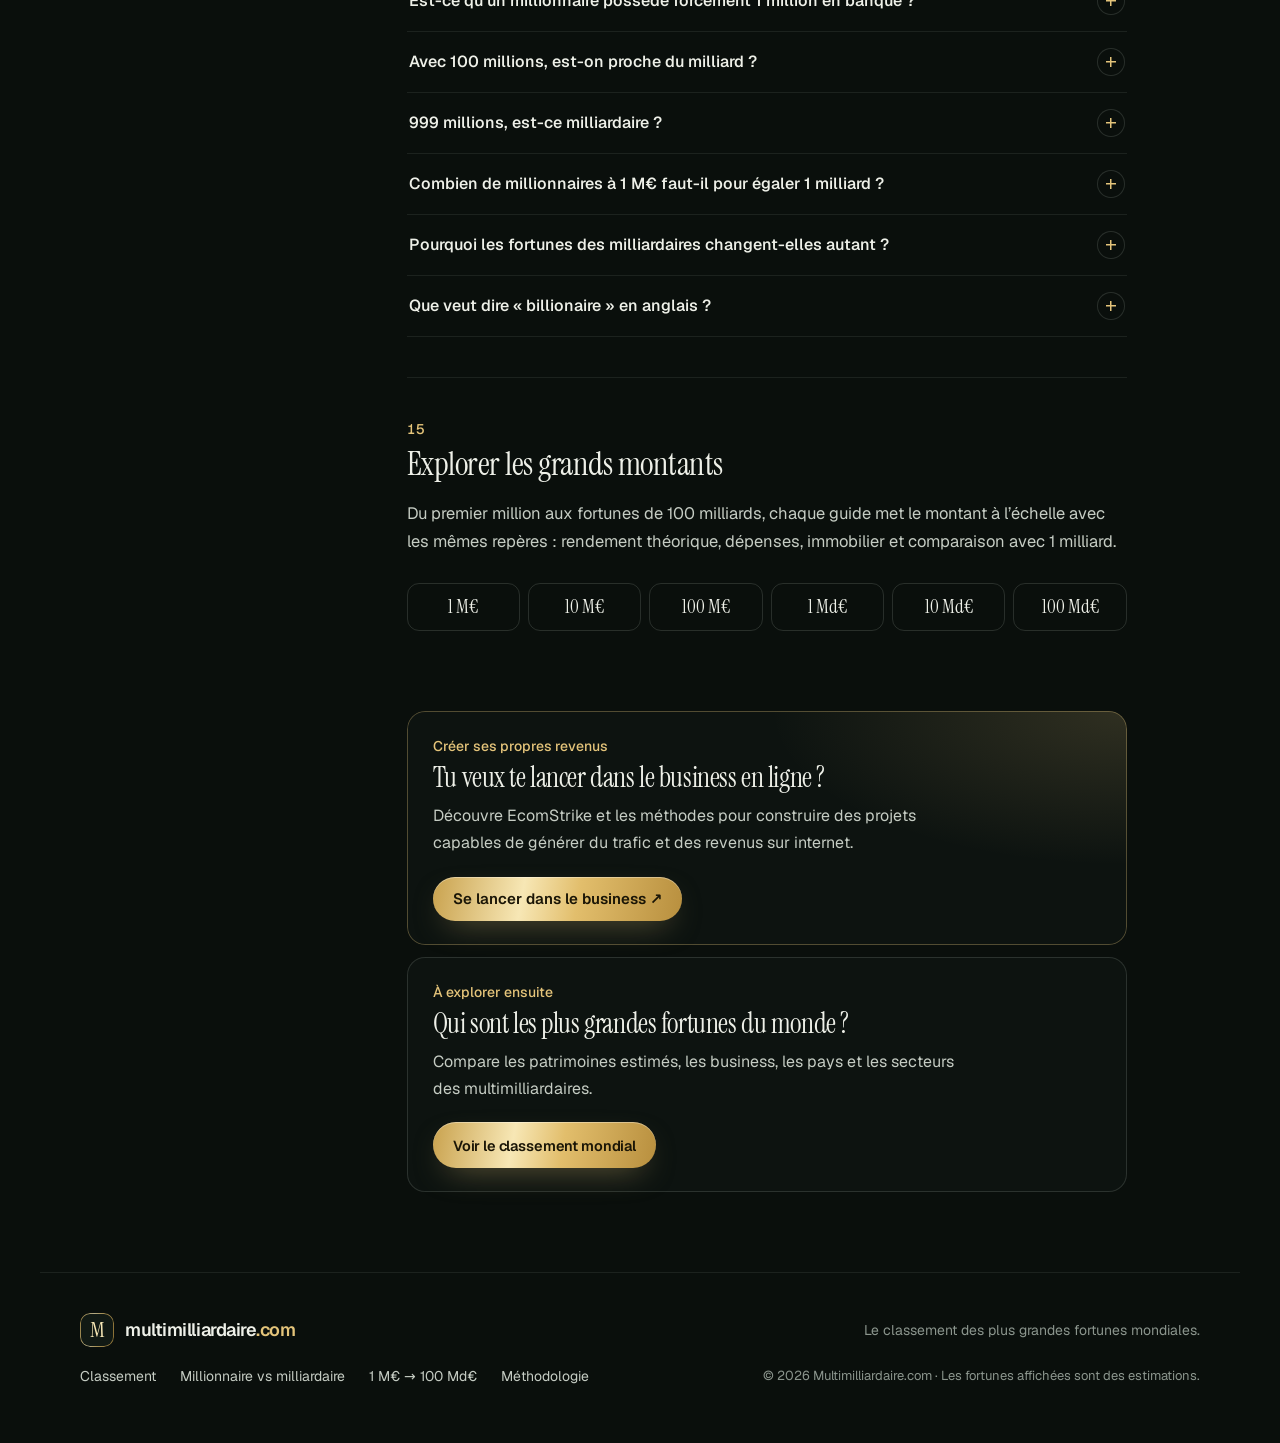
<file: difference-millionnaire-milliardaire/index.html>
<!doctype html>
<html lang="fr">
<head>
  <meta charset="utf-8" />
  <meta name="viewport" content="width=device-width,initial-scale=1,viewport-fit=cover" />
  <title>Millionnaire ou milliardaire : la différence est de ×1 000</title>
  <meta name="description" content="1 milliard = 1 000 millions. 1 million de secondes ≈ 11,6 jours, 1 milliard ≈ 31,7 ans : l’écart entre millionnaire et milliardaire expliqué par l’exemple." />
  <meta name="robots" content="index,follow,max-image-preview:large" />
  <link rel="canonical" href="https://multimilliardaire.com/difference-millionnaire-milliardaire/" />
  <meta name="theme-color" content="#090b0a" />
  <meta property="og:type" content="article" />
  <meta property="og:locale" content="fr_FR" />
  <meta property="og:site_name" content="Multimilliardaire.com" />
  <meta property="og:title" content="Millionnaire ou milliardaire : la différence est de ×1 000" />
  <meta property="og:description" content="1 milliard = 1 000 millions. 1 million de secondes ≈ 11,6 jours, 1 milliard ≈ 31,7 ans : l’écart entre millionnaire et milliardaire expliqué par l’exemple." />
  <meta property="og:url" content="https://multimilliardaire.com/difference-millionnaire-milliardaire/" />
  <meta property="og:image" content="https://multimilliardaire.com/og-image.png" />
  <meta property="article:published_time" content="2026-09-22" />
  <meta property="article:modified_time" content="2026-09-22" />
  <meta name="twitter:card" content="summary_large_image" />
  <meta name="twitter:title" content="Millionnaire ou milliardaire : la différence est de ×1 000" />
  <meta name="twitter:description" content="1 milliard = 1 000 millions. 1 million de secondes ≈ 11,6 jours, 1 milliard ≈ 31,7 ans : l’écart entre millionnaire et milliardaire expliqué par l’exemple." />
  <meta name="twitter:image" content="https://multimilliardaire.com/og-image.png" />
  <link rel="icon" href="/favicon.svg" type="image/svg+xml" />
  <link rel="manifest" href="/site.webmanifest" />
  <link rel="preload" href="/fonts/instrument-serif-latin-400-normal.woff2" as="font" type="font/woff2" crossorigin />
  <link rel="preload" href="/fonts/geist-latin-wght-normal.woff2" as="font" type="font/woff2" crossorigin />
  <link rel="stylesheet" href="/style.css?v=2" />
  <link rel="stylesheet" href="/guide.css?v=2" />

  <script type="application/ld+json">
  {
    "@context":"https://schema.org",
    "@graph":[
      {
        "@type":"Article",
        "headline":"Quelle est la différence entre un millionnaire et un milliardaire ?",
        "description":"1 milliard = 1 000 millions. Définitions, patrimoine net, exemples, calculs et comparaisons.",
        "datePublished":"2026-09-22",
        "dateModified":"2026-09-22",
        "inLanguage":"fr-FR",
        "mainEntityOfPage":"https://multimilliardaire.com/difference-millionnaire-milliardaire/",
        "publisher":{"@type":"Organization","name":"Multimilliardaire.com","url":"https://multimilliardaire.com/"},
        "image":"https://multimilliardaire.com/og-image.png"
      },
      {
        "@type":"BreadcrumbList",
        "itemListElement":[
          {"@type":"ListItem","position":1,"name":"Accueil","item":"https://multimilliardaire.com/"},
          {"@type":"ListItem","position":2,"name":"Millionnaire vs milliardaire","item":"https://multimilliardaire.com/difference-millionnaire-milliardaire/"}
        ]
      },
      {
        "@type":"FAQPage",
        "mainEntity":[
          {"@type":"Question","name":"Quelle est la différence entre un millionnaire et un milliardaire ?","acceptedAnswer":{"@type":"Answer","text":"Un millionnaire possède un patrimoine net d'au moins 1 million, tandis qu'un milliardaire possède au moins 1 milliard. Un milliard vaut 1 000 millions : l'écart de seuil est donc d'un facteur 1 000."}},
          {"@type":"Question","name":"1 milliard est égal à combien de millions ?","acceptedAnswer":{"@type":"Answer","text":"1 milliard est égal à 1 000 millions."}},
          {"@type":"Question","name":"Un millionnaire a-t-il forcément 1 million d'euros sur son compte bancaire ?","acceptedAnswer":{"@type":"Answer","text":"Non. Le terme millionnaire désigne généralement le patrimoine net, c'est-à-dire la valeur des actifs moins les dettes. Le patrimoine peut être composé d'immobilier, d'actions, d'entreprises et d'autres actifs."}},
          {"@type":"Question","name":"Une personne qui possède 999 millions est-elle milliardaire ?","acceptedAnswer":{"@type":"Answer","text":"Non. Techniquement, le seuil du milliardaire commence à 1 000 millions, soit 1 milliard."}},
          {"@type":"Question","name":"Combien représentent 1 million et 1 milliard de secondes ?","acceptedAnswer":{"@type":"Answer","text":"1 million de secondes représente environ 11,6 jours, tandis que 1 milliard de secondes représente environ 31,7 ans."}},
          {"@type":"Question","name":"Que signifie billionaire en anglais ?","acceptedAnswer":{"@type":"Answer","text":"En anglais, billionaire correspond à milliardaire en français : 1 billion vaut 1 milliard, soit 1 000 000 000."}}
        ]
      }
    ]
  }
  </script>
  <script src="/navigation.js?v=2" defer></script>
</head>
<body class="article-page">
  <div class="noise" aria-hidden="true"></div>

  <header class="site-header" data-site-header>
    <a class="brand" href="/" aria-label="Multimilliardaire.com — Accueil">
      <span class="brand-mark">M</span>
      <span>multimilliardaire<span class="brand-dot">.com</span></span>
    </a>

    <nav class="desktop-nav" aria-label="Navigation principale">
      <a class="nav-link" href="/#classement">Classement</a>

      <details class="nav-dropdown">
        <summary class="nav-link">Comprendre <span class="nav-chevron" aria-hidden="true">⌄</span></summary>
        <div class="nav-dropdown-menu nav-dropdown-menu-compact">
          <span class="nav-menu-label">Comprendre la richesse</span>
          <a href="/difference-millionnaire-milliardaire/">
            <strong>Millionnaire vs milliardaire</strong>
            <small>La différence expliquée simplement</small>
          </a>
          <a href="/combien-de-milliardaires-en-france/">
            <strong>Milliardaires en France</strong>
            <small>Grandes fortunes françaises</small>
          </a>
          <a href="/combien-de-milliardaires-dans-le-monde/">
            <strong>Milliardaires dans le monde</strong>
            <small>Combien sont-ils en 2026 ?</small>
          </a>
          <a href="/classement-milliardaires-francais/">
            <strong>Milliardaires français</strong>
            <small>Le classement des 59 fortunes</small>
          </a>
          <a href="/femmes-les-plus-riches-du-monde/">
            <strong>Femmes les plus riches</strong>
            <small>Le top 15 mondial</small>
          </a>
          <a href="/#methodologie">
            <strong>Méthodologie</strong>
            <small>Comment lire les fortunes du classement</small>
          </a>
        </div>
      </details>

      <details class="nav-dropdown nav-dropdown-wide">
        <summary class="nav-link">Montants <span class="nav-chevron" aria-hidden="true">⌄</span></summary>
        <div class="nav-dropdown-menu amounts-menu">
          <span class="nav-menu-label">Mettre les grandes sommes à l’échelle</span>
          <div class="amounts-menu-grid">
            <a href="/1-million-euros/"><span>1 M€</span><small>1 million d’euros</small></a>
            <a href="/10-millions-euros/"><span>10 M€</span><small>10 millions d’euros</small></a>
            <a href="/100-millions-euros/"><span>100 M€</span><small>100 millions d’euros</small></a>
            <a href="/1-milliard-euros/"><span>1 Md€</span><small>1 milliard d’euros</small></a>
            <a href="/10-milliards-euros/"><span>10 Md€</span><small>10 milliards d’euros</small></a>
            <a href="/100-milliards-euros/"><span>100 Md€</span><small>100 milliards d’euros</small></a>
          </div>
        </div>
      </details>
    </nav>

    <a class="header-cta" href="https://ecomstrike.com/" target="_blank" rel="noopener noreferrer">Se lancer dans le business <span>↗</span></a>

    <button class="mobile-menu-toggle" type="button" aria-expanded="false" aria-controls="mobile-menu" aria-label="Ouvrir le menu">
      <span></span><span></span>
    </button>

    <div class="mobile-menu" id="mobile-menu" aria-hidden="true">
      <nav aria-label="Navigation mobile">
        <a class="mobile-menu-primary" href="/#classement"><span>Classement</span><b>↗</b></a>

        <div class="mobile-menu-section">
          <span class="mobile-menu-label">Comprendre</span>
          <a href="/difference-millionnaire-milliardaire/">Millionnaire vs milliardaire <b>↗</b></a>
          <a href="/combien-de-milliardaires-en-france/">Milliardaires en France <b>↗</b></a>
          <a href="/combien-de-milliardaires-dans-le-monde/">Milliardaires dans le monde <b>↗</b></a>
          <a href="/classement-milliardaires-francais/">Milliardaires français <b>↗</b></a>
          <a href="/femmes-les-plus-riches-du-monde/">Femmes les plus riches <b>↗</b></a>
          <a href="/#methodologie">Méthodologie <b>↗</b></a>
        </div>

        <div class="mobile-menu-section">
          <span class="mobile-menu-label">Montants</span>
          <div class="mobile-amount-grid">
            <a href="/1-million-euros/">1 M€</a>
            <a href="/10-millions-euros/">10 M€</a>
            <a href="/100-millions-euros/">100 M€</a>
            <a href="/1-milliard-euros/">1 Md€</a>
            <a href="/10-milliards-euros/">10 Md€</a>
            <a href="/100-milliards-euros/">100 Md€</a>
          </div>
        </div>

        <a class="mobile-business-cta" href="https://ecomstrike.com/" target="_blank" rel="noopener noreferrer">Se lancer dans le business <span>↗</span></a>
      </nav>
    </div>
  </header>

  <main class="guide-main">
    <article>
      <header class="guide-hero">
        <nav class="breadcrumbs" aria-label="Fil d’Ariane">
          <a href="/">Accueil</a><span>›</span><span>Guide</span>
        </nav>
        <div class="hero-kicker"><span class="pulse"></span> Comprendre les grandes fortunes</div>
        <h1>Quelle est la différence entre un <em>millionnaire</em> et un <span>milliardaire</span> ?</h1>
        <p class="guide-lead">La réponse paraît simple, mais l’écart réel est gigantesque : <strong>1 milliard = 1 000 millions</strong>. Autrement dit, le seuil d’un milliardaire est <strong>1 000 fois</strong> celui d’un millionnaire.</p>
        <div class="guide-meta"><span>Mis à jour le 22 septembre 2026</span><span>•</span><span>Lecture : ~12 min</span></div>

        <div class="answer-card" id="reponse-courte">
          <span class="answer-label">La réponse en 10 secondes</span>
          <div class="answer-equation"><b>1 milliard</b><span>=</span><b>1 000 millions</b></div>
          <p>Un millionnaire possède au moins <strong>1 000 000</strong>. Un milliardaire possède au moins <strong>1 000 000 000</strong>. Il manque donc <strong>999 millions</strong> à une personne qui possède exactement 1 million pour atteindre 1 milliard.</p>
        </div>

        <div class="scale-grid" aria-label="Comparaison rapide">
          <div><span>Millionnaire</span><strong>1 000 000</strong><small>6 zéros</small></div>
          <div class="scale-arrow">× 1 000</div>
          <div><span>Milliardaire</span><strong>1 000 000 000</strong><small>9 zéros</small></div>
        </div>
      </header>

      <div class="guide-layout">
        <aside class="toc-card">
          <span class="toc-title">Dans ce guide</span>
          <nav>
            <a href="#definitions">Définitions</a>
            <a href="#million-vs-milliard">1 million vs 1 milliard</a>
            <a href="#temps">L’échelle du temps</a>
            <a href="#patrimoine">Patrimoine net</a>
            <a href="#liquidite">Cash vs patrimoine</a>
            <a href="#niveaux">Niveaux de richesse</a>
            <a href="#depenses">Dépenser la fortune</a>
            <a href="#rendement">Si l’argent est investi</a>
            <a href="#comparaisons">Comparaisons visuelles</a>
            <a href="#anglais">Français vs anglais</a>
            <a href="#faq">FAQ</a>
          </nav>
        </aside>

        <div class="guide-content">
          <section id="definitions">
            <span class="section-number">01</span>
            <h2>Définitions : millionnaire et milliardaire</h2>
            <p>Un <strong>millionnaire</strong> est une personne dont le <strong>patrimoine net</strong> atteint au moins <strong>1 million</strong> d’une monnaie donnée, généralement 1 000 000 € ou 1 000 000 $.</p>
            <p>Un <strong>milliardaire</strong> possède au moins <strong>1 milliard</strong>, soit 1 000 000 000. Le chiffre à retenir est donc très simple :</p>
            <blockquote><strong>1 milliard = 1 000 millions.</strong></blockquote>

            <div class="number-ladder">
              <div><span>1 millier</span><b>1 000</b></div>
              <div><span>10 000</span><b>10 000</b></div>
              <div><span>100 000</span><b>100 000</b></div>
              <div class="highlight"><span>1 million</span><b>1 000 000</b></div>
              <div><span>10 millions</span><b>10 000 000</b></div>
              <div><span>100 millions</span><b>100 000 000</b></div>
              <div class="highlight gold"><span>1 milliard</span><b>1 000 000 000</b></div>
              <div><span>10 milliards</span><b>10 000 000 000</b></div>
              <div><span>100 milliards</span><b>100 000 000 000</b></div>
            </div>
          </section>

          <section id="million-vs-milliard">
            <span class="section-number">02</span>
            <h2>Quelle est la différence entre 1 million et 1 milliard ?</h2>
            <p>Mathématiquement, la différence entre les deux montants est de :</p>
            <div class="formula">1 000 000 000 − 1 000 000 = <strong>999 000 000</strong></div>
            <p>Il manque donc <strong>999 millions</strong> à quelqu’un possédant exactement 1 million pour atteindre 1 milliard.</p>
            <p>Le point le plus important est le rapport : <strong>1 milliard est 1 000 fois plus grand que 1 million</strong>. Un milliardaire à 1 milliard n’est donc pas simplement « un millionnaire un peu plus riche » : l’ordre de grandeur est totalement différent.</p>

            <div class="callout-grid">
              <div><small>Avec 1 M€</small><strong>2 maisons</strong><span>à 500 000 € chacune</span></div>
              <div><small>Avec 1 Md€</small><strong>2 000 maisons</strong><span>à 500 000 € chacune</span></div>
            </div>
            <div class="callout-grid">
              <div><small>Avec 1 M€</small><strong>10 voitures</strong><span>à 100 000 € chacune</span></div>
              <div><small>Avec 1 Md€</small><strong>10 000 voitures</strong><span>à 100 000 € chacune</span></div>
            </div>
          </section>

          <section id="temps">
            <span class="section-number">03</span>
            <h2>L’échelle du temps permet de comprendre immédiatement</h2>
            <p>C’est probablement la comparaison la plus parlante pour visualiser l’écart.</p>
            <div class="time-compare">
              <div><span>1 million de secondes</span><strong>≈ 11,6 jours</strong><small>un peu moins de deux semaines</small></div>
              <div><span>1 milliard de secondes</span><strong>≈ 31,7 ans</strong><small>plus de trois décennies</small></div>
            </div>
            <p>Le rapport est exactement le même : <strong>× 1 000</strong>. À l’écrit, 1 000 000 et 1 000 000 000 semblent proches. En réalité, passer du million au milliard revient à passer d’environ 11 jours à presque 32 ans.</p>
          </section>

          <section id="patrimoine">
            <span class="section-number">04</span>
            <h2>Être millionnaire ne signifie pas avoir 1 million sur son compte</h2>
            <p>Quand on qualifie une personne de millionnaire ou de milliardaire, on parle généralement de son <strong>patrimoine net</strong>, pas seulement de l’argent disponible sur son compte bancaire.</p>
            <div class="formula"><strong>Patrimoine net</strong> = actifs − dettes</div>
            <p>Les actifs peuvent inclure de l’argent en banque, des actions, une entreprise, de l’immobilier, des obligations, des parts de sociétés, des cryptomonnaies ou d’autres objets et investissements de valeur.</p>

            <div class="example-card">
              <div class="example-head"><span>Exemple</span><strong>Tu peux être millionnaire sans avoir 1 M€ en cash</strong></div>
              <div class="example-lines">
                <div><span>Maison</span><b>600 000 €</b></div>
                <div><span>Entreprise</span><b>500 000 €</b></div>
                <div><span>Actions</span><b>200 000 €</b></div>
                <div><span>Cash</span><b>100 000 €</b></div>
                <div class="subtotal"><span>Total des actifs</span><b>1,4 M€</b></div>
                <div><span>Dettes</span><b>− 300 000 €</b></div>
                <div class="total"><span>Patrimoine net</span><b>1,1 M€</b></div>
              </div>
            </div>
          </section>

          <section id="liquidite">
            <span class="section-number">05</span>
            <h2>Millionnaire en cash vs millionnaire « sur le papier »</h2>
            <p>Deux personnes peuvent avoir exactement le même patrimoine mais des niveaux de liquidité très différents.</p>
            <div class="versus-cards">
              <div>
                <span>Personne A</span>
                <strong>5 M€ de patrimoine</strong>
                <p>5 M€ sur des comptes bancaires.</p>
                <small>Liquidités : <b>5 M€</b></small>
              </div>
              <div>
                <span>Personne B</span>
                <strong>5 M€ de patrimoine</strong>
                <p>Maison 2 M€ + entreprise 2,8 M€ + cash 200 000 €.</p>
                <small>Liquidités : <b>200 000 €</b></small>
              </div>
            </div>
            <p>C’est la différence entre <strong>patrimoine</strong> et <strong>liquidité</strong>. Les grandes fortunes sont souvent principalement constituées d’actions et de participations dans des entreprises.</p>
          </section>

          <section id="niveaux">
            <span class="section-number">06</span>
            <h2>Les différents niveaux de richesse</h2>
            <p>Il n’existe pas une classification universelle absolue pour tous les niveaux de fortune, mais les ordres de grandeur peuvent être visualisés ainsi :</p>
            <div class="comparison-table" role="region" aria-label="Niveaux de richesse" tabindex="0">
              <table>
                <thead><tr><th>Patrimoine</th><th>Exemple de catégorie</th><th>% d’un milliard</th></tr></thead>
                <tbody>
                  <tr><td>1 M€</td><td><strong>Millionnaire</strong></td><td>0,1 %</td></tr>
                  <tr><td>10 M€</td><td>Multimillionnaire</td><td>1 %</td></tr>
                  <tr><td>50 M€</td><td>Multimillionnaire</td><td>5 %</td></tr>
                  <tr><td>100 M€</td><td>Centimillionnaire</td><td>10 %</td></tr>
                  <tr><td>500 M€</td><td>Proche du milliard</td><td>50 %</td></tr>
                  <tr class="table-gold"><td>1 Md€</td><td><strong>Milliardaire</strong></td><td>100 %</td></tr>
                  <tr><td>10 Md€</td><td>Multimilliardaire</td><td>1 000 %</td></tr>
                  <tr><td>100 Md€</td><td>Fortune exceptionnelle</td><td>10 000 %</td></tr>
                </tbody>
              </table>
            </div>
            <p>Une personne avec <strong>999 millions</strong> n’est techniquement toujours pas milliardaire. À l’inverse, une fortune de 1 milliard franchit le seuil.</p>

            <div class="progress-examples">
              <div><span>1 M€</span><b>0,1 % d’1 Md€</b><i style="--p:.1%"></i></div>
              <div><span>10 M€</span><b>1 % d’1 Md€</b><i style="--p:1%"></i></div>
              <div><span>100 M€</span><b>10 % d’1 Md€</b><i style="--p:10%"></i></div>
              <div><span>500 M€</span><b>50 % d’1 Md€</b><i style="--p:50%"></i></div>
              <div><span>1 Md€</span><b>100 %</b><i style="--p:100%"></i></div>
            </div>
          </section>

          <section id="depenses">
            <span class="section-number">07</span>
            <h2>Combien de temps faudrait-il pour dépenser 1 million ou 1 milliard ?</h2>
            <p>En ignorant tout rendement, on peut encore mieux visualiser l’écart en imaginant une dépense fixe tous les jours.</p>
            <div class="comparison-table" role="region" aria-label="Temps nécessaire pour dépenser les fortunes" tabindex="0">
              <table>
                <thead><tr><th>Dépense par jour</th><th>Avec 1 million</th><th>Avec 1 milliard</th></tr></thead>
                <tbody>
                  <tr><td>1 000 €/jour</td><td>1 000 jours ≈ 2,7 ans</td><td>1 000 000 jours ≈ 2 738 ans</td></tr>
                  <tr><td>10 000 €/jour</td><td>100 jours</td><td>100 000 jours ≈ 274 ans</td></tr>
                  <tr><td>100 000 €/jour</td><td>10 jours</td><td>10 000 jours ≈ 27,4 ans</td></tr>
                </tbody>
              </table>
            </div>
          </section>

          <section id="rendement">
            <span class="section-number">08</span>
            <h2>Et si l’argent est investi ?</h2>
            <p>Pour illustrer uniquement les mathématiques, prenons un rendement théorique de <strong>5 % par an</strong>. Ce n’est pas une promesse de rendement : les investissements peuvent monter comme baisser et comportent des risques.</p>
            <div class="yield-grid">
              <div><span>1 M€</span><strong>50 000 €/an</strong><small>≈ 4 167 €/mois</small></div>
              <div><span>10 M€</span><strong>500 000 €/an</strong><small>à 5 % théoriques</small></div>
              <div><span>100 M€</span><strong>5 M€/an</strong><small>à 5 % théoriques</small></div>
              <div class="gold-card"><span>1 Md€</span><strong>50 M€/an</strong><small>≈ 137 000 €/jour</small></div>
            </div>
            <p>À <strong>10 milliards</strong>, le même calcul théorique donnerait 500 millions par an, soit environ 1,37 million par jour. Là encore, il s’agit d’un exemple mathématique simplifié.</p>
          </section>

          <section>
            <span class="section-number">09</span>
            <h2>Pourquoi les milliardaires n’ont généralement pas des milliards en cash</h2>
            <p>Une grande partie de leur richesse est souvent constituée de participations dans des entreprises. Si une personne détient par exemple <strong>20 % d’une société valorisée 5 milliards</strong>, sa participation vaut théoriquement <strong>1 milliard</strong>.</p>
            <p>Mais cela ne signifie pas qu’elle possède 1 milliard sur son compte courant. Transformer toute cette participation en argent liquide nécessiterait de vendre des titres, avec des contraintes de marché, de fiscalité et de prix.</p>

            <div class="mini-definitions">
              <div><strong>Chiffre d’affaires ≠ fortune</strong><p>Une entreprise qui réalise 10 M€ de chiffre d’affaires n’appartient pas forcément à une personne qui possède 10 M€.</p></div>
              <div><strong>Revenu ≠ patrimoine</strong><p>Le revenu est ce que tu gagnes sur une période. Le patrimoine est ce que tu possèdes, net de tes dettes.</p></div>
            </div>
          </section>

          <section id="comparaisons">
            <span class="section-number">10</span>
            <h2>Comparaisons pour visualiser 1 million vs 1 milliard</h2>
            <div class="visual-list">
              <div><span>Billets de 100 €</span><b>1 M€ = 10 000 billets</b><strong>1 Md€ = 10 millions de billets</strong></div>
              <div><span>Pièces de 1 € empilées</span><b>1 million ≈ 2,33 km</b><strong>1 milliard ≈ 2 330 km</strong></div>
              <div><span>Mètres</span><b>1 million m = 1 000 km</b><strong>1 milliard m = 1 000 000 km</strong></div>
              <div><span>Échelle proportionnelle</span><b>Si 1 M€ = 1 €</b><strong>alors 1 Md€ = 1 000 €</strong></div>
            </div>

            <div class="analogy-card">
              <small>L’analogie à retenir</small>
              <p>Le rapport entre <strong>1 € et 1 000 €</strong> est exactement le même que celui entre <strong>1 million € et 1 milliard €</strong>.</p>
            </div>
          </section>

          <section id="convertisseur">
            <span class="section-number">11</span>
            <h2>Convertisseur millions ↔ milliards</h2>
            <p>Entre un montant en millions pour voir instantanément son équivalent en milliards.</p>
            <div class="converter-card">
              <label for="millionInput">Montant en millions</label>
              <div class="converter-row">
                <input id="millionInput" type="number" min="0" step="any" value="1000" inputmode="decimal" />
                <span>millions</span>
              </div>
              <div class="converter-result"><span>Équivalent</span><strong id="billionResult">1 milliard</strong></div>
            </div>
          </section>

          <section id="anglais">
            <span class="section-number">12</span>
            <h2>Millionnaire français vs « billionaire » américain</h2>
            <p>Attention à une traduction fréquente : en anglais, <strong>1 billion = 1 000 000 000</strong>. Le mot anglais <strong>billionaire</strong> signifie donc <strong>milliardaire</strong> en français.</p>
            <div class="language-grid">
              <div><span>Français</span><strong>1 milliard</strong><small>1 000 000 000</small></div>
              <div><span>Anglais</span><strong>1 billion</strong><small>1 000 000 000</small></div>
              <div><span>Anglais</span><strong>1 trillion</strong><small>1 000 milliards = 10¹²</small></div>
            </div>
          </section>

          <section class="final-summary">
            <span class="section-number">13</span>
            <h2>Tableau final : millionnaire vs milliardaire</h2>
            <div class="comparison-table" role="region" aria-label="Résumé millionnaire et milliardaire" tabindex="0">
              <table>
                <thead><tr><th></th><th>Millionnaire</th><th>Milliardaire</th></tr></thead>
                <tbody>
                  <tr><td>Seuil</td><td>1 000 000 €</td><td>1 000 000 000 €</td></tr>
                  <tr><td>Nombre de zéros</td><td>6</td><td>9</td></tr>
                  <tr><td>Nombre de millions</td><td>1</td><td>1 000</td></tr>
                  <tr><td>Rapport</td><td>1×</td><td><strong>1 000×</strong></td></tr>
                  <tr><td>En secondes</td><td>≈ 11,6 jours</td><td>≈ 31,7 ans</td></tr>
                  <tr><td>À 1 000 €/jour</td><td>≈ 2,7 ans</td><td>≈ 2 738 ans</td></tr>
                  <tr><td>Rendement théorique à 5 %</td><td>50 000 €/an</td><td>50 M€/an</td></tr>
                  <tr><td>% d’un milliard</td><td>0,1 %</td><td>100 %</td></tr>
                </tbody>
              </table>
            </div>
            <div class="key-number"><span>Le chiffre à retenir</span><strong>1 milliard = 1 000 millions.</strong><p>Et l’image la plus parlante : <b>1 million de secondes ≈ 11,6 jours</b>, tandis que <b>1 milliard de secondes ≈ 31,7 ans</b>.</p></div>
          </section>

          <section id="faq" class="faq-section">
            <span class="section-number">14</span>
            <h2>Questions fréquentes</h2>
            <div class="faq-list">
              <details open><summary>Quelle est la différence entre un millionnaire et un milliardaire ?</summary><p>Le seuil du millionnaire est de 1 million, celui du milliardaire de 1 milliard. Comme 1 milliard correspond à 1 000 millions, le seuil est 1 000 fois plus élevé.</p></details>
              <details><summary>1 milliard est égal à combien de millions ?</summary><p><strong>1 milliard = 1 000 millions.</strong> De la même façon, 10 milliards correspondent à 10 000 millions et 100 milliards à 100 000 millions.</p></details>
              <details><summary>Est-ce qu’un millionnaire possède forcément 1 million en banque ?</summary><p>Non. On parle généralement de patrimoine net : actifs moins dettes. Une partie importante de la fortune peut être immobilisée dans une maison, une entreprise ou des actions.</p></details>
              <details><summary>Avec 100 millions, est-on proche du milliard ?</summary><p>100 millions représentent seulement <strong>10 % d’un milliard</strong>. Il faut encore multiplier cette fortune par 10 pour atteindre 1 milliard.</p></details>
              <details><summary>999 millions, est-ce milliardaire ?</summary><p>Non. Une fortune de 999 millions reste sous le seuil d’un milliard. Le statut de milliardaire commence à 1 milliard.</p></details>
              <details><summary>Combien de millionnaires à 1 M€ faut-il pour égaler 1 milliard ?</summary><p>Il faut additionner <strong>1 000 fortunes de 1 million</strong> pour obtenir 1 milliard.</p></details>
              <details><summary>Pourquoi les fortunes des milliardaires changent-elles autant ?</summary><p>Parce qu’une grande partie de leur patrimoine est souvent liée à la valeur de leurs entreprises et de leurs actions, qui peut varier avec les marchés et les valorisations.</p></details>
              <details><summary>Que veut dire « billionaire » en anglais ?</summary><p>« Billionaire » signifie <strong>milliardaire</strong>. En anglais, 1 billion correspond à 1 milliard en français.</p></details>
            </div>
          </section>

          <section id="montants-guides">
            <span class="section-number">15</span>
            <h2>Explorer les grands montants</h2>
            <p>Du premier million aux fortunes de 100 milliards, chaque guide met le montant à l’échelle avec les mêmes repères : rendement théorique, dépenses, immobilier et comparaison avec 1 milliard.</p>
            <nav class="wealth-nav" aria-label="Guides des grands montants"><a href="/1-million-euros/">1 M€</a><a href="/10-millions-euros/">10 M€</a><a href="/100-millions-euros/">100 M€</a><a href="/1-milliard-euros/">1 Md€</a><a href="/10-milliards-euros/">10 Md€</a><a href="/100-milliards-euros/">100 Md€</a></nav>
          </section>

          <aside class="business-cta">
            <span>Créer ses propres revenus</span>
            <h2>Tu veux te lancer dans le business en ligne ?</h2>
            <p>Découvre EcomStrike et les méthodes pour construire des projets capables de générer du trafic et des revenus sur internet.</p>
            <a href="https://ecomstrike.com/" target="_blank" rel="noopener noreferrer">Se lancer dans le business ↗</a>
          </aside>

          <div class="back-ranking">
            <span>À explorer ensuite</span>
            <h2>Qui sont les plus grandes fortunes du monde ?</h2>
            <p>Compare les patrimoines estimés, les business, les pays et les secteurs des multimilliardaires.</p>
            <a class="button primary" href="/#classement">Voir le classement mondial</a>
          </div>
        </div>
      </div>
    </article>
  </main>

  <footer>
    <a class="brand footer-brand" href="/"><span class="brand-mark">M</span><span>multimilliardaire<span class="brand-dot">.com</span></span></a>
    <p>Le classement des plus grandes fortunes mondiales.</p>
    <div><a href="/#classement">Classement</a><a href="/difference-millionnaire-milliardaire/">Millionnaire vs milliardaire</a><a href="/1-million-euros/">1 M€ → 100 Md€</a><a href="/#methodologie">Méthodologie</a></div>
    <small>© <span id="year"></span> Multimilliardaire.com · Les fortunes affichées sont des estimations.</small>
  </footer>

  <script>
    document.getElementById('year').textContent = new Date().getFullYear();
    const input = document.getElementById('millionInput');
    const output = document.getElementById('billionResult');
    function formatNumber(value){
      return new Intl.NumberFormat('fr-FR',{maximumFractionDigits:6}).format(value);
    }
    function updateConverter(){
      const millions = Number(input.value || 0);
      const billions = millions / 1000;
      output.textContent = formatNumber(billions) + (Math.abs(billions) === 1 ? ' milliard' : ' milliards');
    }
    input.addEventListener('input', updateConverter);
    updateConverter();
  </script>
</body>
</html>
</file>
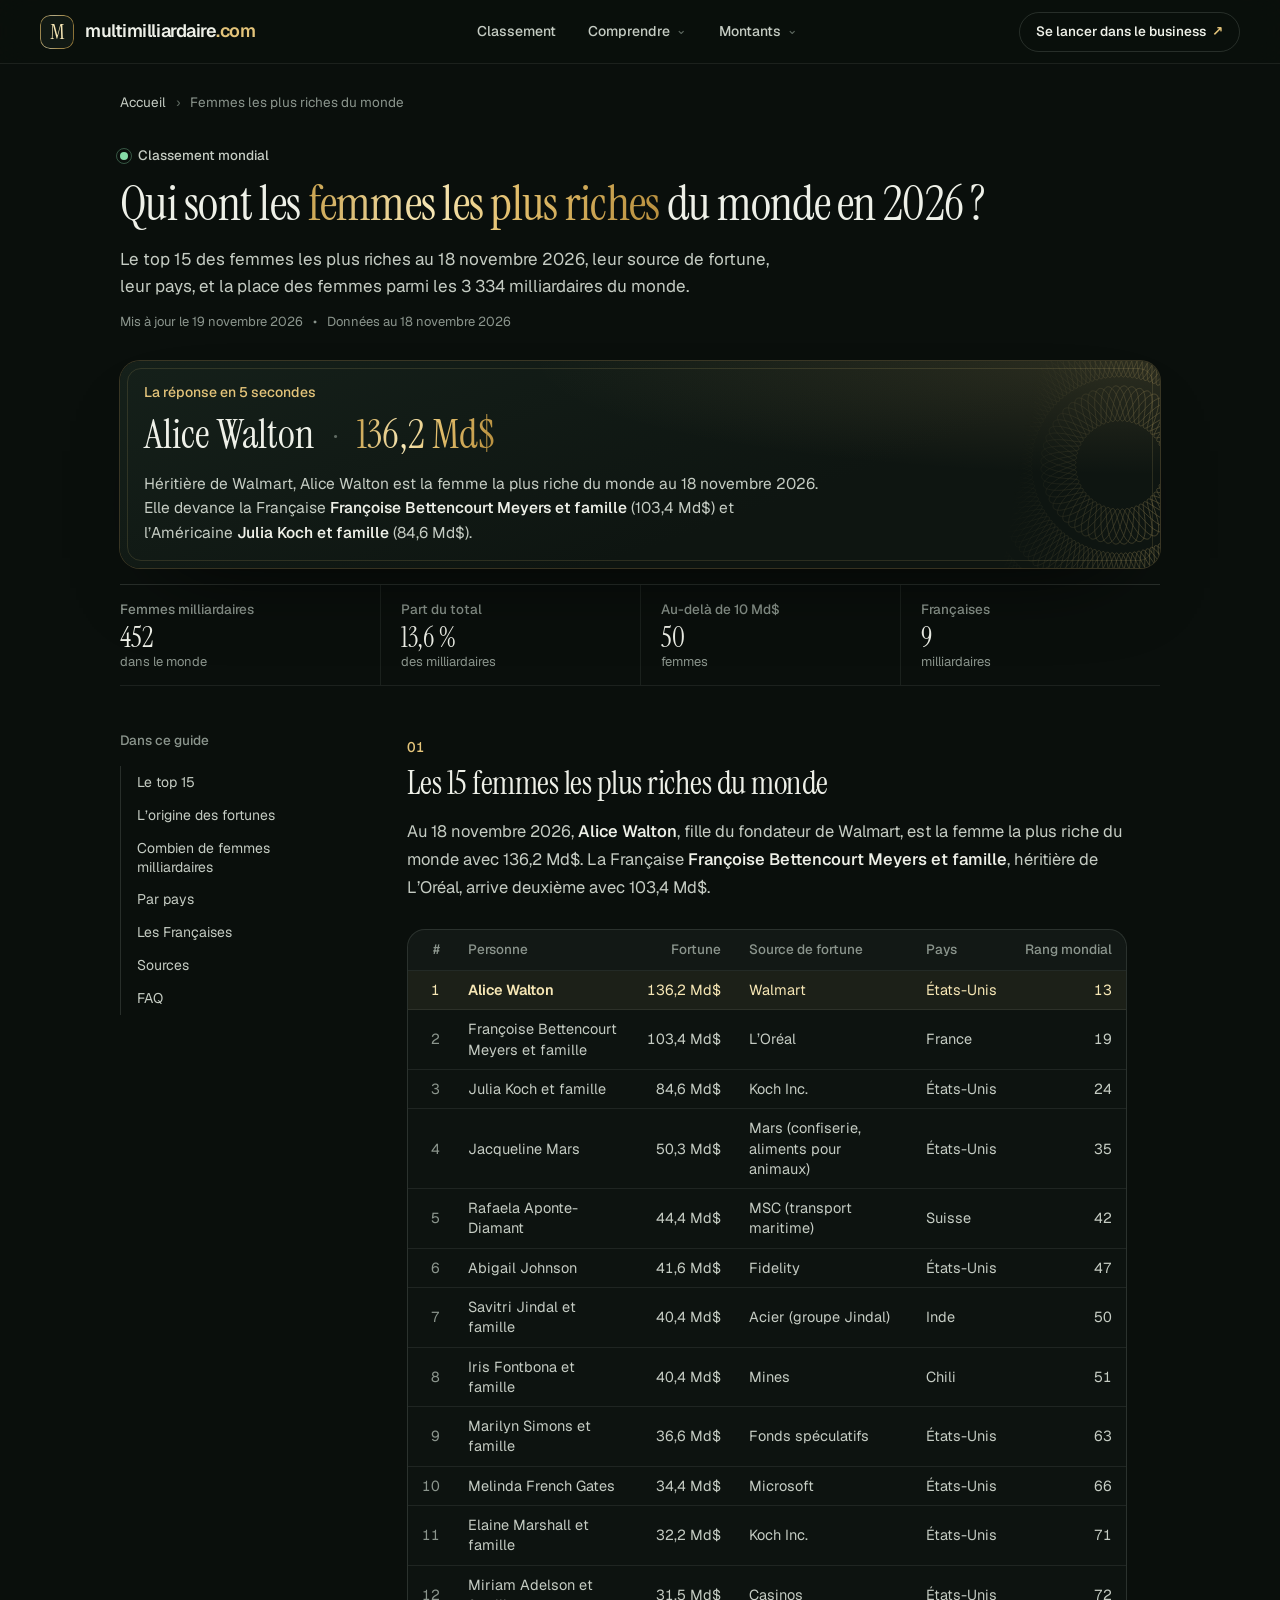
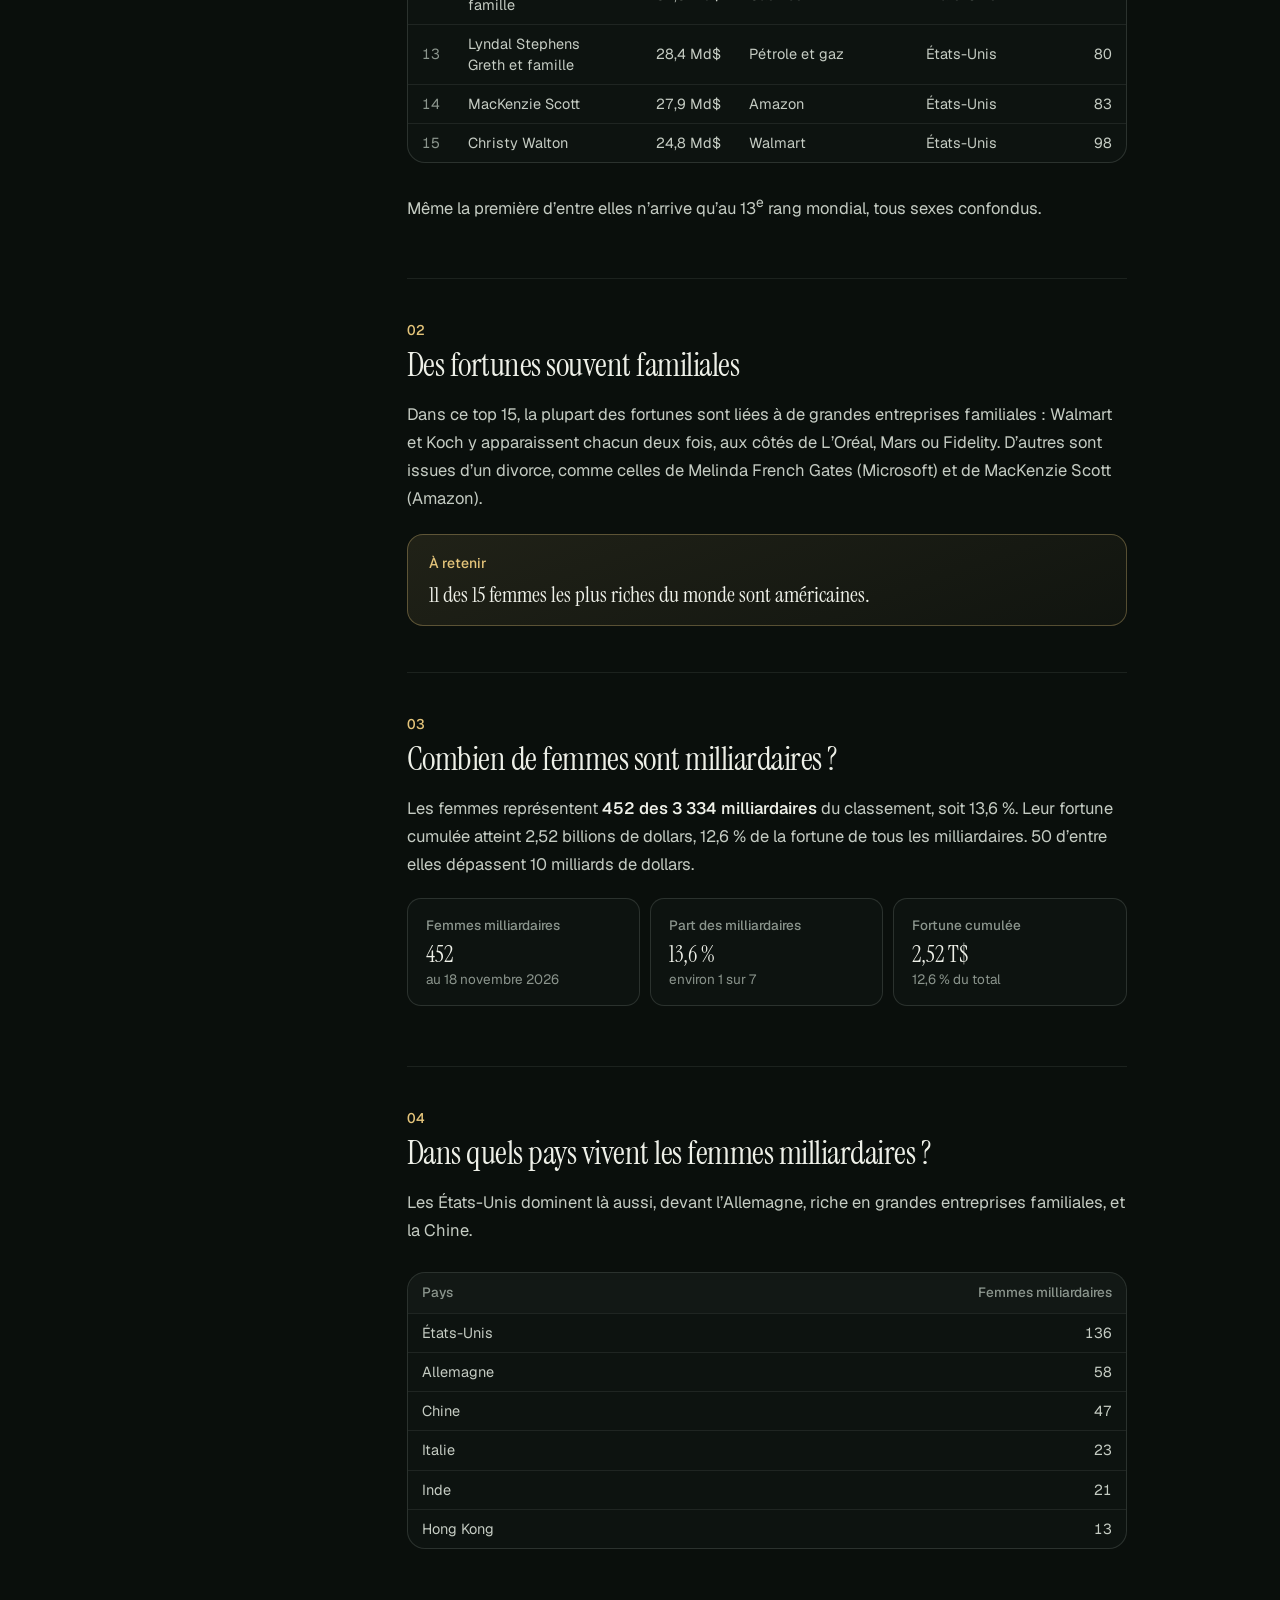
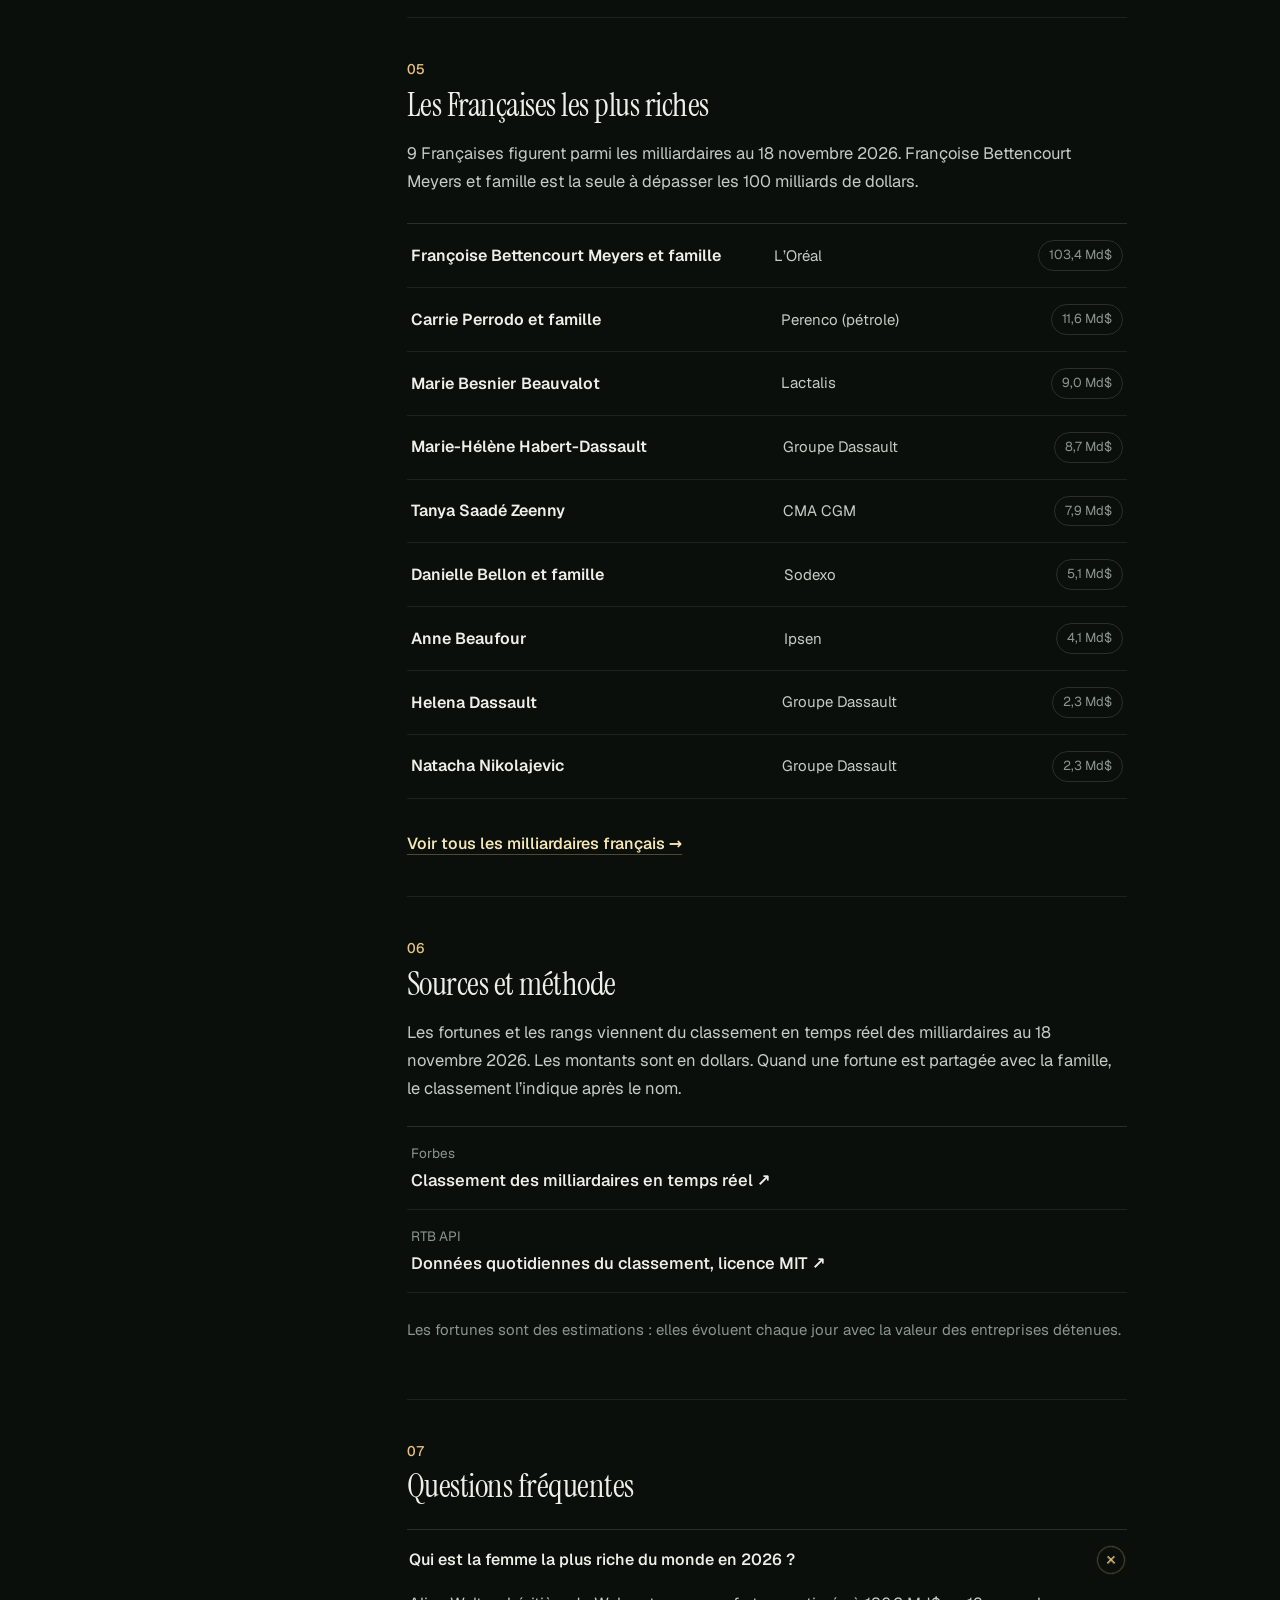
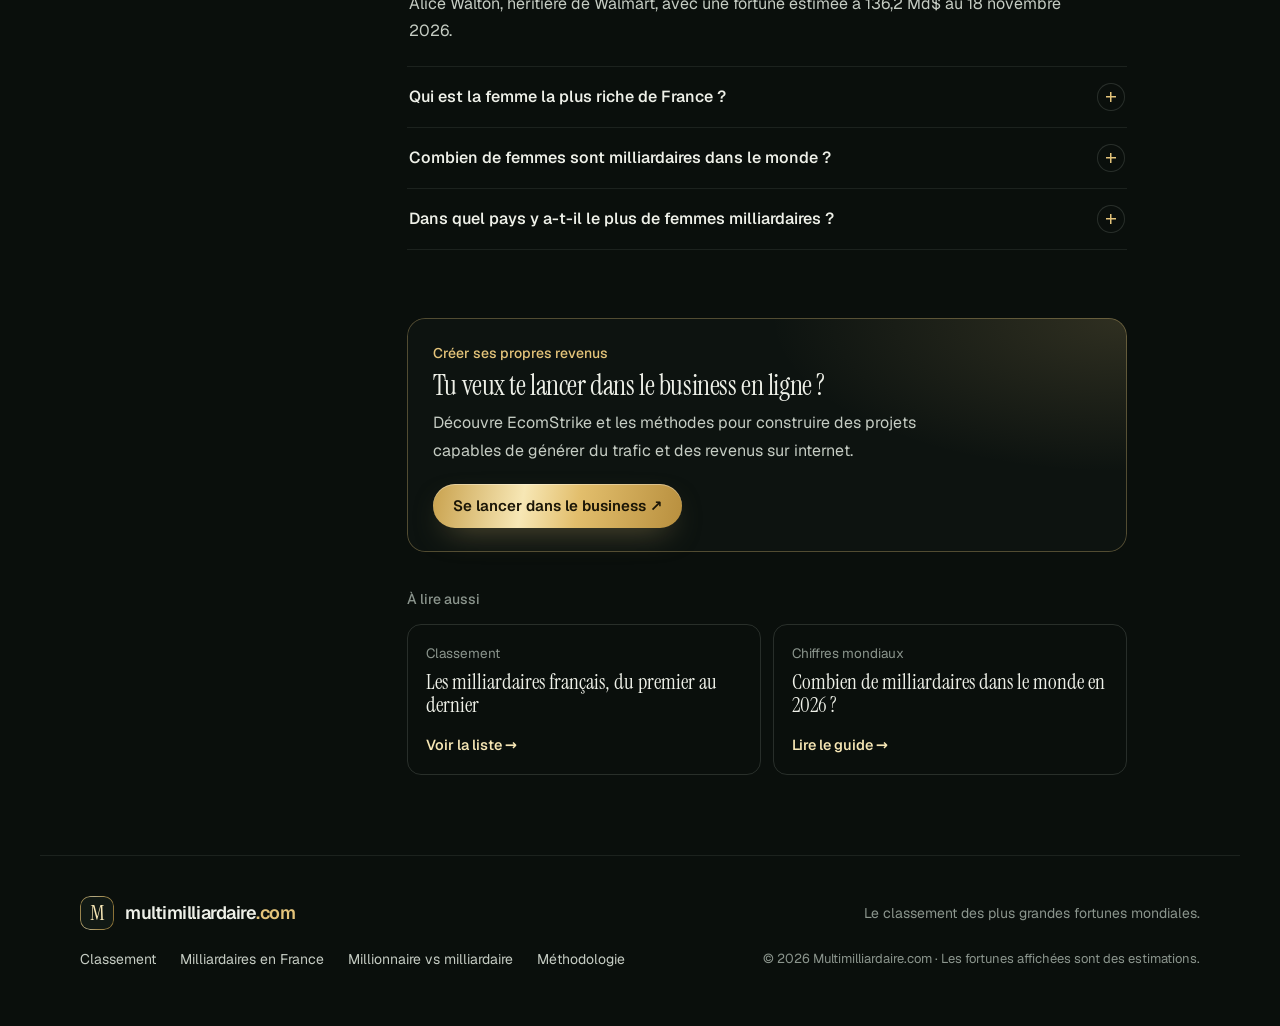
<file: femmes-les-plus-riches-du-monde/index.html>
<!doctype html>
<html lang="fr">
<head>
  <meta charset="utf-8" />
  <meta name="viewport" content="width=device-width,initial-scale=1,viewport-fit=cover" />
  <title>Femmes les plus riches du monde en 2026 : le top 15</title>
  <meta name="description" content="Alice Walton en tête (136,2 Md$), devant Françoise Bettencourt Meyers : les 15 femmes les plus riches du monde au 18 novembre 2026 et l’origine de leur fortune." />
  <meta name="robots" content="index,follow,max-image-preview:large" />
  <link rel="canonical" href="https://multimilliardaire.com/femmes-les-plus-riches-du-monde/" />
  <meta name="theme-color" content="#090b0a" />
  <meta property="og:type" content="article" />
  <meta property="og:locale" content="fr_FR" />
  <meta property="og:site_name" content="Multimilliardaire.com" />
  <meta property="og:title" content="Femmes les plus riches du monde en 2026 : le top 15" />
  <meta property="og:description" content="Alice Walton en tête (136,2 Md$), devant Françoise Bettencourt Meyers : les 15 femmes les plus riches du monde au 18 novembre 2026 et l’origine de leur fortune." />
  <meta property="og:url" content="https://multimilliardaire.com/femmes-les-plus-riches-du-monde/" />
  <meta property="og:image" content="https://multimilliardaire.com/og-image.png" />
  <meta property="article:published_time" content="2026-11-19" />
  <meta property="article:modified_time" content="2026-11-19" />
  <meta name="twitter:card" content="summary_large_image" />
  <meta name="twitter:title" content="Femmes les plus riches du monde en 2026 : le top 15" />
  <meta name="twitter:description" content="Alice Walton en tête (136,2 Md$), devant Françoise Bettencourt Meyers : les 15 femmes les plus riches du monde au 18 novembre 2026 et l’origine de leur fortune." />
  <meta name="twitter:image" content="https://multimilliardaire.com/og-image.png" />
  <link rel="icon" href="/favicon.svg" type="image/svg+xml" />
  <link rel="manifest" href="/site.webmanifest" />
  <link rel="preload" href="/fonts/instrument-serif-latin-400-normal.woff2" as="font" type="font/woff2" crossorigin />
  <link rel="preload" href="/fonts/geist-latin-wght-normal.woff2" as="font" type="font/woff2" crossorigin />
  <link rel="stylesheet" href="/style.css?v=2" />
  <link rel="stylesheet" href="/guide.css?v=2" />

  <script type="application/ld+json">
  {
    "@context": "https://schema.org",
    "@graph": [
      {
        "@type": "Article",
        "headline": "Qui sont les femmes les plus riches du monde en 2026 ?",
        "description": "Alice Walton en tête (136,2 Md$), devant Françoise Bettencourt Meyers : les 15 femmes les plus riches du monde au 18 novembre 2026 et l’origine de leur fortune.",
        "datePublished": "2026-11-19",
        "dateModified": "2026-11-19",
        "inLanguage": "fr-FR",
        "mainEntityOfPage": "https://multimilliardaire.com/femmes-les-plus-riches-du-monde/",
        "publisher": {
          "@type": "Organization",
          "name": "Multimilliardaire.com",
          "url": "https://multimilliardaire.com/"
        },
        "image": "https://multimilliardaire.com/og-image.png"
      },
      {
        "@type": "BreadcrumbList",
        "itemListElement": [
          {
            "@type": "ListItem",
            "position": 1,
            "name": "Accueil",
            "item": "https://multimilliardaire.com/"
          },
          {
            "@type": "ListItem",
            "position": 2,
            "name": "Femmes les plus riches du monde",
            "item": "https://multimilliardaire.com/femmes-les-plus-riches-du-monde/"
          }
        ]
      },
      {
        "@type": "FAQPage",
        "mainEntity": [
          {
            "@type": "Question",
            "name": "Qui est la femme la plus riche du monde en 2026 ?",
            "acceptedAnswer": {
              "@type": "Answer",
              "text": "Alice Walton, héritière de Walmart, avec une fortune estimée à 136,2 Md$ au 18 novembre 2026."
            }
          },
          {
            "@type": "Question",
            "name": "Qui est la femme la plus riche de France ?",
            "acceptedAnswer": {
              "@type": "Answer",
              "text": "Françoise Bettencourt Meyers et famille, héritière de L’Oréal, avec 103,4 Md$. Elle est aussi la deuxième femme la plus riche du monde."
            }
          },
          {
            "@type": "Question",
            "name": "Combien de femmes sont milliardaires dans le monde ?",
            "acceptedAnswer": {
              "@type": "Answer",
              "text": "452 au 18 novembre 2026, soit 13,6 % des milliardaires."
            }
          },
          {
            "@type": "Question",
            "name": "Dans quel pays y a-t-il le plus de femmes milliardaires ?",
            "acceptedAnswer": {
              "@type": "Answer",
              "text": "Les États-Unis, avec 136 femmes milliardaires, devant l’Allemagne (58) et la Chine (47)."
            }
          }
        ]
      }
    ]
  }
  </script>
  <script src="/navigation.js?v=2" defer></script>
</head>
<body class="article-page">
  <header class="site-header" data-site-header>
    <a class="brand" href="/" aria-label="Multimilliardaire.com — Accueil">
      <span class="brand-mark">M</span>
      <span>multimilliardaire<span class="brand-dot">.com</span></span>
    </a>

    <nav class="desktop-nav" aria-label="Navigation principale">
      <a class="nav-link" href="/#classement">Classement</a>

      <details class="nav-dropdown">
        <summary class="nav-link">Comprendre <span class="nav-chevron" aria-hidden="true">⌄</span></summary>
        <div class="nav-dropdown-menu nav-dropdown-menu-compact">
          <span class="nav-menu-label">Comprendre la richesse</span>
          <a href="/difference-millionnaire-milliardaire/">
            <strong>Millionnaire vs milliardaire</strong>
            <small>La différence expliquée simplement</small>
          </a>
          <a href="/combien-de-milliardaires-en-france/">
            <strong>Milliardaires en France</strong>
            <small>Grandes fortunes françaises</small>
          </a>
          <a href="/combien-de-milliardaires-dans-le-monde/">
            <strong>Milliardaires dans le monde</strong>
            <small>Combien sont-ils en 2026 ?</small>
          </a>
          <a href="/classement-milliardaires-francais/">
            <strong>Milliardaires français</strong>
            <small>Le classement des 59 fortunes</small>
          </a>
          <a href="/femmes-les-plus-riches-du-monde/">
            <strong>Femmes les plus riches</strong>
            <small>Le top 15 mondial</small>
          </a>
          <a href="/#methodologie">
            <strong>Méthodologie</strong>
            <small>Comment lire les fortunes du classement</small>
          </a>
        </div>
      </details>

      <details class="nav-dropdown nav-dropdown-wide">
        <summary class="nav-link">Montants <span class="nav-chevron" aria-hidden="true">⌄</span></summary>
        <div class="nav-dropdown-menu amounts-menu">
          <span class="nav-menu-label">Mettre les grandes sommes à l’échelle</span>
          <div class="amounts-menu-grid">
            <a href="/1-million-euros/"><span>1 M€</span><small>1 million d’euros</small></a>
            <a href="/10-millions-euros/"><span>10 M€</span><small>10 millions d’euros</small></a>
            <a href="/100-millions-euros/"><span>100 M€</span><small>100 millions d’euros</small></a>
            <a href="/1-milliard-euros/"><span>1 Md€</span><small>1 milliard d’euros</small></a>
            <a href="/10-milliards-euros/"><span>10 Md€</span><small>10 milliards d’euros</small></a>
            <a href="/100-milliards-euros/"><span>100 Md€</span><small>100 milliards d’euros</small></a>
          </div>
        </div>
      </details>
    </nav>

    <a class="header-cta" href="https://ecomstrike.com/" target="_blank" rel="noopener noreferrer">Se lancer dans le business <span>↗</span></a>

    <button class="mobile-menu-toggle" type="button" aria-expanded="false" aria-controls="mobile-menu" aria-label="Ouvrir le menu">
      <span></span><span></span>
    </button>

    <div class="mobile-menu" id="mobile-menu" aria-hidden="true">
      <nav aria-label="Navigation mobile">
        <a class="mobile-menu-primary" href="/#classement"><span>Classement</span><b>↗</b></a>

        <div class="mobile-menu-section">
          <span class="mobile-menu-label">Comprendre</span>
          <a href="/difference-millionnaire-milliardaire/">Millionnaire vs milliardaire <b>↗</b></a>
          <a href="/combien-de-milliardaires-en-france/">Milliardaires en France <b>↗</b></a>
          <a href="/combien-de-milliardaires-dans-le-monde/">Milliardaires dans le monde <b>↗</b></a>
          <a href="/classement-milliardaires-francais/">Milliardaires français <b>↗</b></a>
          <a href="/femmes-les-plus-riches-du-monde/">Femmes les plus riches <b>↗</b></a>
          <a href="/#methodologie">Méthodologie <b>↗</b></a>
        </div>

        <div class="mobile-menu-section">
          <span class="mobile-menu-label">Montants</span>
          <div class="mobile-amount-grid">
            <a href="/1-million-euros/">1 M€</a>
            <a href="/10-millions-euros/">10 M€</a>
            <a href="/100-millions-euros/">100 M€</a>
            <a href="/1-milliard-euros/">1 Md€</a>
            <a href="/10-milliards-euros/">10 Md€</a>
            <a href="/100-milliards-euros/">100 Md€</a>
          </div>
        </div>

        <a class="mobile-business-cta" href="https://ecomstrike.com/" target="_blank" rel="noopener noreferrer">Se lancer dans le business <span>↗</span></a>
      </nav>
    </div>
  </header>

  <main class="guide-main">
    <article>
      <header class="guide-hero">
        <nav class="breadcrumbs" aria-label="Fil d’Ariane">
          <a href="/">Accueil</a><span>›</span><span>Femmes les plus riches du monde</span>
        </nav>
        <div class="hero-kicker"><span class="pulse"></span> Classement mondial</div>
        <h1>Qui sont les <span>femmes les plus riches</span> du monde en 2026 ?</h1>
        <p class="guide-lead">Le top 15 des femmes les plus riches au 18 novembre 2026, leur source de fortune, leur pays, et la place des femmes parmi les 3 334 milliardaires du monde.</p>
        <div class="guide-meta"><span>Mis à jour le 19 novembre 2026</span><span>•</span><span>Données au 18 novembre 2026</span></div>

        <div class="answer-card" id="reponse-courte">
          <span class="answer-label">La réponse en 5 secondes</span>
          <div class="answer-equation"><b>Alice Walton</b><span>·</span><b>136,2 Md$</b></div>
          <p>Héritière de Walmart, Alice Walton est la femme la plus riche du monde au 18 novembre 2026. Elle devance la Française <strong>Françoise Bettencourt Meyers et famille</strong> (103,4 Md$) et l’Américaine <strong>Julia Koch et famille</strong> (84,6 Md$).</p>
        </div>

        <div class="france-stat-grid" aria-label="Chiffres clés">
          <div><span>Femmes milliardaires</span><strong>452</strong><small>dans le monde</small></div>
          <div><span>Part du total</span><strong>13,6 %</strong><small>des milliardaires</small></div>
          <div><span>Au-delà de 10 Md$</span><strong>50</strong><small>femmes</small></div>
          <div><span>Françaises</span><strong>9</strong><small>milliardaires</small></div>
        </div>
      </header>

      <div class="guide-layout">
        <aside class="toc-card">
          <span class="toc-title">Dans ce guide</span>
          <nav>
            <a href="#top">Le top 15</a>
            <a href="#origine">L’origine des fortunes</a>
            <a href="#chiffres">Combien de femmes milliardaires</a>
            <a href="#pays">Par pays</a>
            <a href="#france">Les Françaises</a>
            <a href="#sources">Sources</a>
            <a href="#faq">FAQ</a>
          </nav>
        </aside>

        <div class="guide-content">
          <section id="top">
            <span class="section-number">01</span>
            <h2>Les 15 femmes les plus riches du monde</h2>
            <p>Au 18 novembre 2026, <strong>Alice Walton</strong>, fille du fondateur de Walmart, est la femme la plus riche du monde avec 136,2 Md$. La Française <strong>Françoise Bettencourt Meyers et famille</strong>, héritière de L’Oréal, arrive deuxième avec 103,4 Md$.</p>
            <div class="comparison-table dense" role="region" aria-label="Les 15 femmes les plus riches du monde" tabindex="0">
              <table><thead><tr><th class="num rank">#</th><th>Personne</th><th class="num">Fortune</th><th>Source de fortune</th><th class="nw hide-sm">Pays</th><th class="num hide-sm">Rang mondial</th></tr></thead><tbody>
                <tr class="table-gold"><td class="num rank">1</td><td><strong>Alice Walton</strong><small class="show-sm">États-Unis, 13<sup>e</sup> mondial</small></td><td class="num">136,2 Md$</td><td>Walmart</td><td class="nw hide-sm">États-Unis</td><td class="num hide-sm">13</td></tr>
                <tr><td class="num rank">2</td><td>Françoise Bettencourt Meyers et famille<small class="show-sm">France, 19<sup>e</sup> mondial</small></td><td class="num">103,4 Md$</td><td>L’Oréal</td><td class="nw hide-sm">France</td><td class="num hide-sm">19</td></tr>
                <tr><td class="num rank">3</td><td>Julia Koch et famille<small class="show-sm">États-Unis, 24<sup>e</sup> mondial</small></td><td class="num">84,6 Md$</td><td>Koch Inc.</td><td class="nw hide-sm">États-Unis</td><td class="num hide-sm">24</td></tr>
                <tr><td class="num rank">4</td><td>Jacqueline Mars<small class="show-sm">États-Unis, 35<sup>e</sup> mondial</small></td><td class="num">50,3 Md$</td><td>Mars (confiserie, aliments pour animaux)</td><td class="nw hide-sm">États-Unis</td><td class="num hide-sm">35</td></tr>
                <tr><td class="num rank">5</td><td>Rafaela Aponte-Diamant<small class="show-sm">Suisse, 42<sup>e</sup> mondial</small></td><td class="num">44,4 Md$</td><td>MSC (transport maritime)</td><td class="nw hide-sm">Suisse</td><td class="num hide-sm">42</td></tr>
                <tr><td class="num rank">6</td><td>Abigail Johnson<small class="show-sm">États-Unis, 47<sup>e</sup> mondial</small></td><td class="num">41,6 Md$</td><td>Fidelity</td><td class="nw hide-sm">États-Unis</td><td class="num hide-sm">47</td></tr>
                <tr><td class="num rank">7</td><td>Savitri Jindal et famille<small class="show-sm">Inde, 50<sup>e</sup> mondial</small></td><td class="num">40,4 Md$</td><td>Acier (groupe Jindal)</td><td class="nw hide-sm">Inde</td><td class="num hide-sm">50</td></tr>
                <tr><td class="num rank">8</td><td>Iris Fontbona et famille<small class="show-sm">Chili, 51<sup>e</sup> mondial</small></td><td class="num">40,4 Md$</td><td>Mines</td><td class="nw hide-sm">Chili</td><td class="num hide-sm">51</td></tr>
                <tr><td class="num rank">9</td><td>Marilyn Simons et famille<small class="show-sm">États-Unis, 63<sup>e</sup> mondial</small></td><td class="num">36,6 Md$</td><td>Fonds spéculatifs</td><td class="nw hide-sm">États-Unis</td><td class="num hide-sm">63</td></tr>
                <tr><td class="num rank">10</td><td>Melinda French Gates<small class="show-sm">États-Unis, 66<sup>e</sup> mondial</small></td><td class="num">34,4 Md$</td><td>Microsoft</td><td class="nw hide-sm">États-Unis</td><td class="num hide-sm">66</td></tr>
                <tr><td class="num rank">11</td><td>Elaine Marshall et famille<small class="show-sm">États-Unis, 71<sup>e</sup> mondial</small></td><td class="num">32,2 Md$</td><td>Koch Inc.</td><td class="nw hide-sm">États-Unis</td><td class="num hide-sm">71</td></tr>
                <tr><td class="num rank">12</td><td>Miriam Adelson et famille<small class="show-sm">États-Unis, 72<sup>e</sup> mondial</small></td><td class="num">31,5 Md$</td><td>Casinos</td><td class="nw hide-sm">États-Unis</td><td class="num hide-sm">72</td></tr>
                <tr><td class="num rank">13</td><td>Lyndal Stephens Greth et famille<small class="show-sm">États-Unis, 80<sup>e</sup> mondial</small></td><td class="num">28,4 Md$</td><td>Pétrole et gaz</td><td class="nw hide-sm">États-Unis</td><td class="num hide-sm">80</td></tr>
                <tr><td class="num rank">14</td><td>MacKenzie Scott<small class="show-sm">États-Unis, 83<sup>e</sup> mondial</small></td><td class="num">27,9 Md$</td><td>Amazon</td><td class="nw hide-sm">États-Unis</td><td class="num hide-sm">83</td></tr>
                <tr><td class="num rank">15</td><td>Christy Walton<small class="show-sm">États-Unis, 98<sup>e</sup> mondial</small></td><td class="num">24,8 Md$</td><td>Walmart</td><td class="nw hide-sm">États-Unis</td><td class="num hide-sm">98</td></tr>
              </tbody></table>
            </div>
            <p>Même la première d’entre elles n’arrive qu’au 13<sup>e</sup> rang mondial, tous sexes confondus.</p>
          </section>

          <section id="origine">
            <span class="section-number">02</span>
            <h2>Des fortunes souvent familiales</h2>
            <p>Dans ce top 15, la plupart des fortunes sont liées à de grandes entreprises familiales : Walmart et Koch y apparaissent chacun deux fois, aux côtés de L’Oréal, Mars ou Fidelity. D’autres sont issues d’un divorce, comme celles de Melinda French Gates (Microsoft) et de MacKenzie Scott (Amazon).</p>
            <div class="analogy-card"><small>À retenir</small><p>11 des 15 femmes les plus riches du monde sont américaines.</p></div>
          </section>

          <section id="chiffres">
            <span class="section-number">03</span>
            <h2>Combien de femmes sont milliardaires ?</h2>
            <p>Les femmes représentent <strong>452 des 3 334 milliardaires</strong> du classement, soit 13,6 %. Leur fortune cumulée atteint 2,52 billions de dollars, 12,6 % de la fortune de tous les milliardaires. 50 d’entre elles dépassent 10 milliards de dollars.</p>
            <div class="population-grid">
              <div><span>Femmes milliardaires</span><strong>452</strong><small>au 18 novembre 2026</small></div>
              <div><span>Part des milliardaires</span><strong>13,6 %</strong><small>environ 1 sur 7</small></div>
              <div><span>Fortune cumulée</span><strong>2,52 T$</strong><small>12,6 % du total</small></div>
            </div>
          </section>

          <section id="pays">
            <span class="section-number">04</span>
            <h2>Dans quels pays vivent les femmes milliardaires ?</h2>
            <p>Les États-Unis dominent là aussi, devant l’Allemagne, riche en grandes entreprises familiales, et la Chine.</p>
            <div class="comparison-table dense" role="region" aria-label="Femmes milliardaires par pays" tabindex="0">
              <table><thead><tr><th>Pays</th><th class="num">Femmes milliardaires</th></tr></thead><tbody>
                <tr><td>États-Unis</td><td class="num">136</td></tr>
                <tr><td>Allemagne</td><td class="num">58</td></tr>
                <tr><td>Chine</td><td class="num">47</td></tr>
                <tr><td>Italie</td><td class="num">23</td></tr>
                <tr><td>Inde</td><td class="num">21</td></tr>
                <tr><td>Hong Kong</td><td class="num">13</td></tr>
              </tbody></table>
            </div>
          </section>

          <section id="france">
            <span class="section-number">05</span>
            <h2>Les Françaises les plus riches</h2>
            <p>9 Françaises figurent parmi les milliardaires au 18 novembre 2026. Françoise Bettencourt Meyers et famille est la seule à dépasser les 100 milliards de dollars.</p>
            <div class="wealth-people-list">
              <div><b>Françoise Bettencourt Meyers et famille</b><span>L’Oréal</span><small>103,4 Md$</small></div>
              <div><b>Carrie Perrodo et famille</b><span>Perenco (pétrole)</span><small>11,6 Md$</small></div>
              <div><b>Marie Besnier Beauvalot</b><span>Lactalis</span><small>9,0 Md$</small></div>
              <div><b>Marie-Hélène Habert-Dassault</b><span>Groupe Dassault</span><small>8,7 Md$</small></div>
              <div><b>Tanya Saadé Zeenny</b><span>CMA CGM</span><small>7,9 Md$</small></div>
              <div><b>Danielle Bellon et famille</b><span>Sodexo</span><small>5,1 Md$</small></div>
              <div><b>Anne Beaufour</b><span>Ipsen</span><small>4,1 Md$</small></div>
              <div><b>Helena Dassault</b><span>Groupe Dassault</span><small>2,3 Md$</small></div>
              <div><b>Natacha Nikolajevic</b><span>Groupe Dassault</span><small>2,3 Md$</small></div>
            </div>
            <a class="inline-ranking-link" href="/classement-milliardaires-francais/">Voir tous les milliardaires français →</a>
          </section>

          <section id="sources">
            <span class="section-number">06</span>
            <h2>Sources et méthode</h2>
            <p>Les fortunes et les rangs viennent du classement en temps réel des milliardaires au 18 novembre 2026. Les montants sont en dollars. Quand une fortune est partagée avec la famille, le classement l’indique après le nom.</p>
            <div class="source-links">
              <a href="https://www.forbes.com/real-time-billionaires/" target="_blank" rel="noopener noreferrer"><span>Forbes</span><strong>Classement des milliardaires en temps réel ↗</strong></a>
              <a href="https://github.com/komed3/rtb-api" target="_blank" rel="noopener noreferrer"><span>RTB API</span><strong>Données quotidiennes du classement, licence MIT ↗</strong></a>
            </div>
            <p class="source-note">Les fortunes sont des estimations : elles évoluent chaque jour avec la valeur des entreprises détenues.</p>
          </section>


          <section id="faq" class="faq-section">
            <span class="section-number">07</span>
            <h2>Questions fréquentes</h2>
            <div class="faq-list">
              <details open><summary>Qui est la femme la plus riche du monde en 2026 ?</summary><p>Alice Walton, héritière de Walmart, avec une fortune estimée à 136,2 Md$ au 18 novembre 2026.</p></details>
              <details><summary>Qui est la femme la plus riche de France ?</summary><p>Françoise Bettencourt Meyers et famille, héritière de L’Oréal, avec 103,4 Md$. Elle est aussi la deuxième femme la plus riche du monde.</p></details>
              <details><summary>Combien de femmes sont milliardaires dans le monde ?</summary><p>452 au 18 novembre 2026, soit 13,6 % des milliardaires.</p></details>
              <details><summary>Dans quel pays y a-t-il le plus de femmes milliardaires ?</summary><p>Les États-Unis, avec 136 femmes milliardaires, devant l’Allemagne (58) et la Chine (47).</p></details>
            </div>
          </section>

          <aside class="business-cta">
            <span>Créer ses propres revenus</span>
            <h2>Tu veux te lancer dans le business en ligne ?</h2>
            <p>Découvre EcomStrike et les méthodes pour construire des projets capables de générer du trafic et des revenus sur internet.</p>
            <a href="https://ecomstrike.com/" target="_blank" rel="noopener noreferrer">Se lancer dans le business ↗</a>
          </aside>

          <div class="related-guides">
            <span>À lire aussi</span>
            <div>
              <a href="/classement-milliardaires-francais/"><small>Classement</small><strong>Les milliardaires français, du premier au dernier</strong><b>Voir la liste →</b></a>
              <a href="/combien-de-milliardaires-dans-le-monde/"><small>Chiffres mondiaux</small><strong>Combien de milliardaires dans le monde en 2026 ?</strong><b>Lire le guide →</b></a>
            </div>
          </div>
        </div>
      </div>
    </article>
  </main>

  <footer>
    <a class="brand footer-brand" href="/"><span class="brand-mark">M</span><span>multimilliardaire<span class="brand-dot">.com</span></span></a>
    <p>Le classement des plus grandes fortunes mondiales.</p>
    <div><a href="/#classement">Classement</a><a href="/combien-de-milliardaires-en-france/">Milliardaires en France</a><a href="/difference-millionnaire-milliardaire/">Millionnaire vs milliardaire</a><a href="/#methodologie">Méthodologie</a></div>
    <small>© <span id="year"></span> Multimilliardaire.com · Les fortunes affichées sont des estimations.</small>
  </footer>

  <script>document.getElementById('year').textContent = new Date().getFullYear();</script>
</body>
</html>
</file>
<file: style.css>
/* ==========================================================
   Multimilliardaire.com — feuille commune
   Identité : l'encre et l'or des billets de banque.
   Instrument Serif porte les titres et les montants,
   Geist porte l'interface. Le motif guilloché (navigation.js)
   est le seul ornement du site.
   ========================================================== */

/* ---------- Polices, servies par le site ---------- */
@font-face {
  font-family: "Instrument Serif";
  font-style: normal;
  font-weight: 400;
  font-display: swap;
  src: url("/fonts/instrument-serif-latin-400-normal.woff2") format("woff2");
  unicode-range: U+0000-00FF, U+0131, U+0152-0153, U+02BB-02BC, U+02C6, U+02DA, U+02DC, U+0304, U+0308, U+0329, U+2000-206F, U+20AC, U+2122, U+2191, U+2193, U+2212, U+2215, U+FEFF, U+FFFD;
}
@font-face {
  font-family: "Geist";
  font-style: normal;
  font-weight: 100 900;
  font-display: swap;
  src: url("/fonts/geist-latin-wght-normal.woff2") format("woff2");
  unicode-range: U+0000-00FF, U+0131, U+0152-0153, U+02BB-02BC, U+02C6, U+02DA, U+02DC, U+0304, U+0308, U+0329, U+2000-206F, U+20AC, U+2122, U+2191, U+2193, U+2212, U+2215, U+FEFF, U+FFFD;
}
@font-face {
  font-family: "Geist";
  font-style: normal;
  font-weight: 100 900;
  font-display: swap;
  src: url("/fonts/geist-latin-ext-wght-normal.woff2") format("woff2");
  unicode-range: U+0100-02BA, U+02BD-02C5, U+02C7-02CC, U+02CE-02D7, U+02DD-02FF, U+0304, U+0308, U+0329, U+1D00-1DBF, U+1E00-1E9F, U+1EF2-1EFF, U+2020, U+20A0-20AB, U+20AD-20C0, U+2113, U+2C60-2C7F, U+A720-A7FF;
}

/* ---------- Jetons ---------- */
:root {
  /* Encre et papier */
  --ink: #0a0f0c;
  --ink-2: #0d1310;
  --vault: #111914;
  --vault-2: #16201a;
  --line: rgba(214, 228, 216, .085);
  --line-2: rgba(214, 228, 216, .15);
  --paper: #eef0e8;
  --paper-2: #c5ccc3;
  --muted: #8b958d;
  --faint: #5f6a62;

  /* Or de feuille */
  --gold: #e4c47a;
  --gold-hi: #f7e7b5;
  --gold-lo: #b88f3e;
  --foil: linear-gradient(100deg, #c9a24e 0%, #f7e7b5 36%, #e2be6c 58%, #b88f3e 100%);
  --gold-wash: rgba(228, 196, 122, .07);
  --gold-line: rgba(228, 196, 122, .32);

  /* Variations */
  --up: #86dba8;
  --down: #f2937f;

  /* Hérités des anciennes feuilles (gardés pour les styles en ligne) */
  --bg: var(--ink);
  --panel: var(--vault);
  --text: var(--paper);
  --gold-2: var(--gold-hi);
  --green: var(--up);
  --red: var(--down);

  --serif: "Instrument Serif", "Iowan Old Style", "Palatino Linotype", Georgia, serif;
  --sans: "Geist", ui-sans-serif, system-ui, -apple-system, "Segoe UI", Roboto, sans-serif;

  --max: 1200px;
  --gutter: clamp(16px, 4vw, 40px);
  --header: 64px;
  --r-sm: 10px;
  --r-md: 16px;
  --r-lg: 24px;
  --ease: cubic-bezier(.2, .7, .2, 1);
}

/* ---------- Base ---------- */
*, *::before, *::after { box-sizing: border-box; }
html { scroll-behavior: smooth; overflow-x: clip; -webkit-text-size-adjust: 100%; }
body {
  margin: 0;
  background: var(--ink);
  color: var(--paper);
  font-family: var(--sans);
  font-size: 16px;
  line-height: 1.6;
  font-feature-settings: "ss01" 0;
  -webkit-font-smoothing: antialiased;
  -moz-osx-font-smoothing: grayscale;
  overflow-x: clip;
  text-rendering: optimizeLegibility;
}
a { color: inherit; text-decoration: none; }
button, input, select { font: inherit; color: inherit; }
img, svg { display: block; max-width: 100%; }
::selection { background: rgba(228, 196, 122, .3); color: #fff; }
:focus-visible { outline: 2px solid var(--gold); outline-offset: 3px; border-radius: 6px; }
.sr-only { position: absolute; width: 1px; height: 1px; padding: 0; margin: -1px; overflow: hidden; clip: rect(0, 0, 0, 0); white-space: nowrap; border: 0; }
.noise { display: none; }

/* Les petits libellés écrits en capitales dans le HTML sont
   affichés en casse de phrase, sans toucher au texte. */
.eyebrow, .money-card small {
  display: inline-block;
  text-transform: lowercase;
}
.eyebrow::first-letter, .money-card small::first-letter { text-transform: uppercase; }

/* ==========================================================
   En-tête
   ========================================================== */
.site-header {
  position: sticky;
  top: 0;
  z-index: 60;
  display: flex;
  align-items: center;
  gap: 24px;
  height: var(--header);
  max-width: none;
  margin: 0;
  padding: 0 max(var(--gutter), calc((100vw - var(--max)) / 2));
  border-bottom: 1px solid var(--line);
}
/* Le flou est posé sur un pseudo-élément : posé sur l'en-tête,
   il en ferait le repère du menu du téléphone (position: fixed),
   qui se retrouverait coincé dans la barre. */
.site-header::before {
  content: "";
  position: absolute;
  inset: 0;
  z-index: -1;
  background: rgba(10, 15, 12, .8);
  -webkit-backdrop-filter: saturate(140%) blur(18px);
          backdrop-filter: saturate(140%) blur(18px);
}

.brand {
  display: inline-flex;
  align-items: center;
  gap: 11px;
  font-size: 18px;
  font-weight: 600;
  letter-spacing: -.025em;
  white-space: nowrap;
  min-width: 0;
}
.brand-mark {
  position: relative;
  display: grid;
  place-items: center;
  flex: none;
  width: 34px;
  height: 34px;
  border-radius: 10px;
  background: var(--vault);
  color: var(--gold-hi);
  font-family: var(--serif);
  font-size: 22px;
  line-height: 1;
  font-weight: 400;
}
.brand-mark::after {
  content: "";
  position: absolute;
  inset: 0;
  border-radius: inherit;
  padding: 1px;
  background: var(--foil);
  -webkit-mask: linear-gradient(#000 0 0) content-box, linear-gradient(#000 0 0);
  -webkit-mask-composite: xor;
          mask-composite: exclude;
  opacity: .7;
}
.brand-dot { color: var(--gold); }

/* Navigation d'ordinateur */
.desktop-nav {
  display: flex;
  align-items: center;
  justify-content: center;
  gap: 4px;
  flex: 1;
}
.nav-link {
  display: inline-flex;
  align-items: center;
  gap: 6px;
  min-height: 40px;
  padding: 0 14px;
  border-radius: 999px;
  color: var(--paper-2);
  font-size: 14px;
  font-weight: 500;
  white-space: nowrap;
  cursor: pointer;
  transition: color .2s var(--ease), background .2s var(--ease);
}
a.nav-link:hover,
.nav-dropdown[open] > .nav-link,
.nav-dropdown.contains-current > .nav-link { color: var(--paper); background: var(--vault); }
.nav-link.is-current { color: var(--gold-hi); background: var(--gold-wash); }

.nav-dropdown { position: relative; }
.nav-dropdown summary { list-style: none; user-select: none; }
.nav-dropdown summary::-webkit-details-marker { display: none; }
.nav-chevron {
  display: inline-block;
  font-size: 13px;
  line-height: 1;
  color: var(--faint);
  transform: translateY(-2px);
  transition: transform .2s var(--ease);
}
.nav-dropdown[open] .nav-chevron { transform: translateY(1px) rotate(180deg); }

.nav-dropdown-menu {
  position: absolute;
  top: calc(100% + 12px);
  left: 50%;
  z-index: 70;
  width: 340px;
  padding: 8px;
  border: 1px solid var(--line-2);
  border-radius: 20px;
  background: rgba(17, 25, 20, .97);
  box-shadow: 0 30px 80px -20px rgba(0, 0, 0, .7);
  -webkit-backdrop-filter: blur(20px);
          backdrop-filter: blur(20px);
  transform: translateX(-50%);
  animation: menuIn .22s var(--ease);
}
.nav-dropdown-wide .nav-dropdown-menu { width: 460px; }
@keyframes menuIn { from { opacity: 0; transform: translate(-50%, -6px); } }

.nav-menu-label {
  display: block;
  padding: 10px 12px 8px;
  color: var(--muted);
  font-size: 12.5px;
  font-weight: 500;
}
.nav-dropdown-menu > a {
  display: block;
  padding: 12px;
  border-radius: 13px;
  transition: background .18s var(--ease);
}
.nav-dropdown-menu > a:hover,
.nav-dropdown-menu > a.is-current { background: var(--vault-2); }
.nav-dropdown-menu strong { display: block; color: var(--paper); font-size: 14.5px; font-weight: 550; line-height: 1.3; }
.nav-dropdown-menu small { display: block; margin-top: 3px; color: var(--muted); font-size: 13px; line-height: 1.4; }
.nav-dropdown-menu > a.is-current strong { color: var(--gold-hi); }

.amounts-menu-grid { display: grid; grid-template-columns: repeat(2, minmax(0, 1fr)); gap: 4px; }
.amounts-menu-grid a {
  display: flex;
  align-items: center;
  gap: 12px;
  padding: 10px;
  border-radius: 13px;
  transition: background .18s var(--ease);
}
.amounts-menu-grid a:hover,
.amounts-menu-grid a.is-current { background: var(--vault-2); }
.amounts-menu-grid span {
  display: grid;
  place-items: center;
  flex: 0 0 64px;
  height: 40px;
  border-radius: 10px;
  background: var(--ink-2);
  border: 1px solid var(--line-2);
  color: var(--gold-hi);
  font-family: var(--serif);
  font-size: 18px;
  line-height: 1;
}
.amounts-menu-grid a.is-current span { border-color: var(--gold-line); }
.amounts-menu-grid small { color: var(--paper-2); font-size: 13px; line-height: 1.3; }

.header-cta {
  display: inline-flex;
  align-items: center;
  gap: 6px;
  min-height: 40px;
  padding: 0 16px;
  border: 1px solid var(--line-2);
  border-radius: 999px;
  color: var(--paper);
  font-size: 13.5px;
  font-weight: 550;
  white-space: nowrap;
  transition: border-color .2s var(--ease), background .2s var(--ease);
}
.header-cta span { color: var(--gold); }
.header-cta:hover { border-color: var(--gold-line); background: var(--gold-wash); }

.mobile-menu-toggle, .mobile-menu { display: none; }

/* ==========================================================
   Boutons
   ========================================================== */
.button {
  display: inline-flex;
  align-items: center;
  justify-content: center;
  gap: 8px;
  min-height: 46px;
  padding: 0 20px;
  border-radius: 999px;
  font-size: 14.5px;
  font-weight: 600;
  letter-spacing: -.01em;
  transition: transform .2s var(--ease), box-shadow .3s var(--ease), background .2s var(--ease), border-color .2s var(--ease);
}
.button.primary {
  background: var(--foil);
  color: #1a1506;
  box-shadow: 0 1px 0 rgba(255, 255, 255, .35) inset, 0 12px 32px -14px rgba(228, 196, 122, .55);
}
.button.primary:hover { box-shadow: 0 1px 0 rgba(255, 255, 255, .35) inset, 0 16px 40px -14px rgba(228, 196, 122, .75); }
.button.primary:active { transform: translateY(1px); }
.button.ghost {
  border: 1px solid var(--line-2);
  color: var(--paper);
  background: transparent;
}
.button.ghost:hover { border-color: var(--gold-line); background: var(--gold-wash); }

/* ==========================================================
   Accueil : en-tête de page
   ========================================================== */
.hero {
  display: grid;
  grid-template-columns: minmax(0, 1fr) minmax(320px, 440px);
  grid-template-areas:
    "kicker  billet"
    "title   billet"
    "copy    billet"
    "actions billet"
    "def     billet";
  grid-template-rows: auto auto auto auto 1fr;
  column-gap: clamp(32px, 5vw, 64px);
  align-items: start;
  max-width: var(--max);
  margin: 0 auto;
  padding: 36px var(--gutter) 32px;
  position: relative;
}
.hero-kicker {
  grid-area: kicker;
  display: inline-flex;
  align-items: center;
  gap: 10px;
  color: var(--paper-2);
  font-size: 13.5px;
  font-weight: 500;
}
.pulse {
  position: relative;
  width: 8px;
  height: 8px;
  border-radius: 50%;
  background: var(--up);
}
.pulse::after {
  content: "";
  position: absolute;
  inset: -4px;
  border-radius: 50%;
  border: 1px solid var(--up);
  opacity: .35;
}
.hero h1 {
  grid-area: title;
  max-width: 13em;
  margin: 14px 0 0;
  font-family: var(--serif);
  font-weight: 400;
  font-size: clamp(34px, 3.9vw, 54px);
  line-height: 1.04;
  letter-spacing: -.015em;
}
/* Les retours à la ligne du titre servaient au grand format :
   à taille normale, il se répartit tout seul sur deux lignes. */
.hero h1 br { display: none; }
.hero h1 span,
.guide-hero h1 span {
  background: var(--foil);
  -webkit-background-clip: text;
          background-clip: text;
  color: transparent;
  -webkit-box-decoration-break: clone;
          box-decoration-break: clone;
}
.hero-copy {
  grid-area: copy;
  max-width: 34em;
  margin: 16px 0 0;
  color: var(--paper-2);
  font-size: 16.5px;
  line-height: 1.6;
}
.hero-actions { grid-area: actions; display: flex; flex-wrap: wrap; gap: 10px; margin-top: 24px; }
.definition {
  grid-area: def;
  max-width: 36em;
  margin: 22px 0 0;
  padding-top: 14px;
  border-top: 1px solid var(--line);
  color: var(--muted);
  font-size: 13.5px;
  line-height: 1.6;
}
.definition strong { color: var(--paper); font-weight: 550; }

/* Le billet : la seule pièce ornée de la page */
.hero-orbit {
  grid-area: billet;
  align-self: center;
  display: grid;
  grid-template-columns: 1fr 1fr;
  gap: 10px;
}
.orbit-line { display: none; }

.money-card {
  position: relative;
  padding: 13px 16px;
  border: 1px solid var(--line-2);
  border-radius: 14px;
  background: var(--ink-2);
}
.money-card small {
  display: block;
  width: fit-content;
  color: var(--muted);
  font-size: 13px;
  font-weight: 500;
}
.money-card strong {
  display: block;
  margin-top: 6px;
  font-size: 15px;
  font-weight: 600;
  letter-spacing: -.015em;
}
.money-card span { display: block; margin-top: 3px; color: var(--paper-2); font-size: 13px; line-height: 1.4; }
.mc-3 strong { font-family: var(--serif); font-weight: 400; font-size: 26px; line-height: 1; letter-spacing: -.01em; }

.money-card.mc-1 {
  grid-column: 1 / -1;
  display: grid;
  grid-template-columns: minmax(0, 1fr);
  grid-template-rows: auto auto 1fr auto;
  min-height: 196px;
  padding: 18px 22px 18px;
  border: 0;
  border-radius: 20px;
  overflow: hidden;
  isolation: isolate;
  background:
    radial-gradient(120% 90% at 100% 0%, rgba(228, 196, 122, .16), transparent 55%),
    radial-gradient(90% 80% at 0% 100%, rgba(134, 219, 168, .07), transparent 60%),
    linear-gradient(160deg, #15201a, #0e1511 60%);
  box-shadow:
    0 0 0 1px rgba(228, 196, 122, .22),
    0 40px 90px -40px rgba(0, 0, 0, .9),
    0 0 120px -50px rgba(228, 196, 122, .35);
}
/* Double filet intérieur, comme le cadre d'un billet */
.mc-1::before {
  content: "";
  position: absolute;
  inset: 7px;
  z-index: 1;
  border: 1px solid rgba(228, 196, 122, .16);
  border-radius: 14px;
  box-shadow: inset 0 0 0 3px rgba(10, 15, 12, .4), inset 0 0 0 4px rgba(228, 196, 122, .08);
  pointer-events: none;
}
.money-card.mc-1 small { grid-row: 1; position: relative; z-index: 2; color: var(--gold); font-size: 14px; }
.money-card.mc-1 strong {
  grid-row: 4;
  align-self: end;
  position: relative;
  z-index: 2;
  margin: 0;
  font-family: var(--serif);
  font-size: clamp(24px, 2.2vw, 30px);
  font-weight: 400;
  line-height: 1;
  letter-spacing: -.01em;
}
.money-card.mc-1 span {
  grid-row: 2;
  justify-self: start;
  position: relative;
  z-index: 2;
  margin: 8px 0 0;
  font-family: var(--serif);
  font-size: clamp(32px, 3vw, 42px);
  line-height: 1;
  background: var(--foil);
  -webkit-background-clip: text;
          background-clip: text;
  color: transparent;
  font-variant-numeric: lining-nums;
  white-space: nowrap;
}

/* Le motif guilloché (injecté par navigation.js) */
.guilloche {
  position: absolute;
  z-index: 0;
  pointer-events: none;
  color: var(--gold);
}
.guilloche path { fill: none; stroke: currentColor; stroke-width: .7; vector-effect: non-scaling-stroke; }
.mc-1 .guilloche {
  width: 400px;
  height: 400px;
  right: -150px;
  bottom: -175px;
  opacity: .75;
  /* La rosace s'efface vers la gauche : le texte reste lisible */
  -webkit-mask-image: linear-gradient(105deg, transparent 18%, #000 52%);
          mask-image: linear-gradient(105deg, transparent 18%, #000 52%);
}
.guilloche.draw path {
  stroke-dasharray: 1;
  stroke-dashoffset: 1;
  animation: trace 2.4s var(--ease) forwards;
  animation-delay: calc(var(--i) * 45ms + 150ms);
}
@keyframes trace { to { stroke-dashoffset: 0; } }

/* ==========================================================
   Chiffres clés
   ========================================================== */
.stats-wrap { border-top: 1px solid var(--line); border-bottom: 1px solid var(--line); background: var(--ink-2); }
.stats-grid {
  display: grid;
  grid-template-columns: repeat(4, minmax(0, 1fr));
  max-width: var(--max);
  margin: 0 auto;
  padding: 0 var(--gutter);
}
.stats-grid article { padding: 15px 24px 13px; border-left: 1px solid var(--line); }
.stats-grid article:first-child { border-left: 0; padding-left: 0; }
.stats-grid span { display: block; color: var(--paper-2); font-size: 14px; font-weight: 500; }
.stats-grid strong {
  display: block;
  margin: 6px 0 2px;
  font-family: var(--serif);
  font-size: clamp(26px, 2.4vw, 32px);
  font-weight: 400;
  line-height: 1;
  letter-spacing: -.01em;
  color: var(--paper);
  white-space: nowrap;
}
.stats-grid small { display: block; color: var(--muted); font-size: 13px; }

/* ==========================================================
   Classement
   ========================================================== */
.ranking { max-width: var(--max); margin: 0 auto; padding: 36px var(--gutter) 72px; }

.section-heading {
  display: flex;
  justify-content: space-between;
  align-items: flex-end;
  gap: 40px;
  margin-bottom: 20px;
}
.eyebrow { color: var(--gold); font-size: 13.5px; font-weight: 500; }
.section-heading h2,
.method h2,
.seo-copy h2 {
  margin: 6px 0 0;
  font-family: var(--serif);
  font-weight: 400;
  font-size: clamp(28px, 2.8vw, 38px);
  line-height: 1.08;
  letter-spacing: -.02em;
  text-wrap: balance;
}
.section-heading p { max-width: 30em; margin: 0; color: var(--muted); font-size: 14.5px; line-height: 1.55; }

/* Barre de recherche et filtres, collée sous l'en-tête */
.toolbar {
  position: sticky;
  top: calc(var(--header) + 10px);
  z-index: 20;
  display: grid;
  grid-template-columns: minmax(0, 2fr) repeat(3, minmax(0, 1fr));
  gap: 8px;
  padding: 8px;
  border: 1px solid var(--line-2);
  border-radius: 20px;
  background: rgba(17, 25, 20, .82);
  -webkit-backdrop-filter: blur(18px);
          backdrop-filter: blur(18px);
  box-shadow: 0 20px 50px -24px rgba(0, 0, 0, .8);
}
.toolbar label { position: relative; min-width: 0; }
.search-field svg {
  position: absolute;
  left: 16px;
  top: 50%;
  width: 18px;
  height: 18px;
  transform: translateY(-50%);
  fill: none;
  stroke: var(--muted);
  stroke-width: 1.8;
  stroke-linecap: round;
  pointer-events: none;
}
.toolbar input,
.toolbar select {
  width: 100%;
  height: 48px;
  padding: 0 16px;
  border: 1px solid transparent;
  border-radius: 13px;
  background: var(--ink-2);
  color: var(--paper);
  font-size: 15px;
  outline: none;
  transition: border-color .2s var(--ease), background .2s var(--ease);
}
.toolbar input { padding-left: 44px; }
.toolbar input::placeholder { color: var(--faint); }
.toolbar select {
  -webkit-appearance: none;
          appearance: none;
  padding-right: 38px;
  background-image: url("data:image/svg+xml,%3Csvg xmlns='http://www.w3.org/2000/svg' viewBox='0 0 16 16' fill='none' stroke='%238b958d' stroke-width='1.6' stroke-linecap='round' stroke-linejoin='round'%3E%3Cpath d='m4 6 4 4 4-4'/%3E%3C/svg%3E");
  background-repeat: no-repeat;
  background-position: right 14px center;
  background-size: 14px;
  cursor: pointer;
  text-overflow: ellipsis;
}
.toolbar select option { background: var(--vault); color: var(--paper); }
.toolbar input:hover, .toolbar select:hover { background-color: var(--vault-2); }
.toolbar input:focus, .toolbar select:focus { border-color: var(--gold-line); background-color: var(--vault-2); }
.toolbar input::-webkit-search-cancel-button { filter: grayscale(1) brightness(1.6); }

.ranking-meta {
  display: flex;
  justify-content: space-between;
  align-items: center;
  gap: 16px;
  margin: 20px 4px 10px;
  color: var(--muted);
  font-size: 13.5px;
  font-variant-numeric: tabular-nums;
}
.status { display: inline-flex; align-items: center; gap: 8px; }
.status i { width: 7px; height: 7px; border-radius: 50%; background: var(--faint); }
.status.ok i { background: var(--up); box-shadow: 0 0 0 4px rgba(134, 219, 168, .12); }
.status.warn i { background: var(--gold); }

/* Le tableau : des lignes, pas des cartes */
.table-shell { border-top: 1px solid var(--line-2); }
.table-head,
.rank-row {
  display: grid;
  grid-template-columns: 64px minmax(220px, 1.45fr) minmax(150px, 1fr) minmax(180px, 1.1fr) 150px 96px;
  column-gap: 20px;
  align-items: center;
}
.table-head {
  height: 48px;
  padding: 0 12px;
  border-bottom: 1px solid var(--line);
  color: var(--muted);
  font-size: 13px;
  font-weight: 500;
}
.table-head span:last-child { text-align: right; }

.rank-row {
  grid-template-rows: auto auto;
  min-height: 66px;
  padding: 11px 12px;
  border-bottom: 1px solid var(--line);
  transition: background .18s var(--ease);
}
.rank-row > * { grid-row: 1 / span 2; }
.rank-row:hover { background: rgba(214, 228, 216, .025); }

.rank-num {
  font-family: var(--serif);
  font-size: 22px;
  line-height: 1;
  color: var(--faint);
  font-variant-numeric: tabular-nums lining-nums;
}
.rank-row.podium .rank-num { color: var(--gold); }

.person { display: flex; align-items: center; gap: 14px; min-width: 0; }
.avatar {
  display: grid;
  place-items: center;
  flex: none;
  width: 38px;
  height: 38px;
  border-radius: 50%;
  background: var(--vault-2);
  border: 1px solid var(--line-2);
  color: var(--gold-hi);
  font-size: 13px;
  font-weight: 600;
  letter-spacing: .02em;
}
.rank-row.podium .avatar { border-color: var(--gold-line); background: linear-gradient(160deg, rgba(228, 196, 122, .18), var(--vault)); }
.person-text { min-width: 0; }
.person-name {
  overflow: hidden;
  font-size: 15.5px;
  font-weight: 600;
  letter-spacing: -.01em;
  white-space: nowrap;
  text-overflow: ellipsis;
}
.person-sub {
  margin-top: 2px;
  overflow: hidden;
  color: var(--muted);
  font-size: 13px;
  white-space: nowrap;
  text-overflow: ellipsis;
}

.worth { grid-row: 1; align-self: end; }
.worth strong {
  display: block;
  font-family: var(--serif);
  font-size: 22px;
  font-weight: 400;
  line-height: 1;
  letter-spacing: -.01em;
  white-space: nowrap;
  font-variant-numeric: lining-nums;
}
.worth small { display: block; margin-top: 4px; color: var(--muted); font-size: 12.5px; }

/* Barre proportionnelle à la fortune du n°1 */
.worth-bar {
  grid-column: 3;
  grid-row: 2;
  align-self: start;
  position: relative;
  height: 3px;
  margin-top: 9px;
  border-radius: 3px;
  background: rgba(214, 228, 216, .07);
  overflow: hidden;
}
.worth-bar::after {
  content: "";
  position: absolute;
  inset: 0 auto 0 0;
  width: max(var(--w, 0%), 3px);
  border-radius: inherit;
  background: var(--foil);
}

.business { color: var(--paper-2); font-size: 14px; line-height: 1.45; min-width: 0; }
.country { display: flex; align-items: center; gap: 9px; color: var(--paper-2); font-size: 14px; min-width: 0; }
.country span:last-child { overflow: hidden; white-space: nowrap; text-overflow: ellipsis; }
.flag { font-size: 18px; line-height: 1; }

.change {
  justify-self: end;
  font-size: 13.5px;
  font-weight: 550;
  font-variant-numeric: tabular-nums;
  white-space: nowrap;
}
.change.up { color: var(--up); }
.change.down { color: var(--down); }
.change.flat { color: var(--faint); }

.loading-row { display: flex; align-items: center; justify-content: center; gap: 12px; min-height: 240px; color: var(--muted); font-size: 14px; }
.spinner { width: 18px; height: 18px; border: 2px solid var(--line-2); border-top-color: var(--gold); border-radius: 50%; animation: spin .8s linear infinite; }
@keyframes spin { to { transform: rotate(360deg); } }
.empty { padding: 80px 20px; color: var(--muted); text-align: center; }

.pagination { display: flex; flex-wrap: wrap; justify-content: center; align-items: center; gap: 6px; margin-top: 32px; }
.pagination span { color: var(--faint); padding: 0 4px; }
.pagination button {
  min-width: 42px;
  height: 42px;
  padding: 0 12px;
  border: 1px solid var(--line-2);
  border-radius: 999px;
  background: transparent;
  color: var(--paper-2);
  font-size: 14px;
  font-variant-numeric: tabular-nums;
  cursor: pointer;
  transition: border-color .18s var(--ease), background .18s var(--ease), color .18s var(--ease);
}
.pagination button:hover { border-color: var(--gold-line); color: var(--paper); }
.pagination button.active { border-color: transparent; background: var(--foil); color: #1a1506; font-weight: 600; }
.pagination button:disabled { opacity: .3; cursor: not-allowed; }

/* ==========================================================
   Méthodologie et texte
   ========================================================== */
.method {
  display: grid;
  grid-template-columns: minmax(0, 1.6fr) minmax(0, .8fr);
  gap: clamp(24px, 4vw, 56px);
  max-width: var(--max);
  margin: 0 auto;
  padding: 0 var(--gutter) 72px;
}
.method-card { padding-top: 32px; border-top: 1px solid var(--line-2); }
.method-card > p { max-width: 40em; margin: 16px 0 0; color: var(--paper-2); font-size: 16px; line-height: 1.65; }
.method-card > p strong { color: var(--paper); font-weight: 550; }
.method-points { display: grid; grid-template-columns: repeat(3, minmax(0, 1fr)); gap: 24px; margin-top: 28px; }
.method-points div { padding-top: 16px; border-top: 1px solid var(--line); }
.method-points b { color: var(--gold); font-size: 13px; font-weight: 500; font-variant-numeric: tabular-nums; }
.method-points span { display: block; margin-top: 10px; color: var(--muted); font-size: 14.5px; line-height: 1.55; }
.method-points strong { color: var(--paper); font-weight: 550; }

.source-card {
  align-self: start;
  margin-top: 32px;
  padding: 24px;
  border-radius: 20px;
  background: var(--vault);
  box-shadow: 0 0 0 1px var(--gold-line) inset;
}
.source-card > span { display: block; color: var(--gold); font-size: 14px; font-weight: 500; }
.source-card h3 { margin: 8px 0 10px; font-family: var(--serif); font-size: 25px; font-weight: 400; line-height: 1.05; letter-spacing: -.01em; }
.source-card p { margin: 0; color: var(--paper-2); font-size: 15px; line-height: 1.6; }
.source-card p strong { color: var(--paper); font-weight: 550; }
.source-card a { display: inline-flex; margin: 20px 0 22px; color: var(--gold-hi); font-size: 15px; font-weight: 550; }
.source-card a:hover { text-decoration: underline; text-underline-offset: 4px; }
.source-card small { display: block; padding-top: 16px; border-top: 1px solid var(--line); color: var(--muted); font-size: 13px; line-height: 1.5; }

.seo-copy { max-width: 760px; margin: 0 auto; padding: 0 var(--gutter) 72px; }
.seo-copy h2 { font-size: clamp(26px, 2.6vw, 34px); }
.seo-copy p { margin: 14px 0 0; color: var(--paper-2); font-size: 16px; line-height: 1.7; }

/* ==========================================================
   Pied de page
   ========================================================== */
footer {
  display: grid;
  grid-template-columns: 1fr auto;
  gap: 18px 40px;
  align-items: center;
  max-width: var(--max);
  margin: 0 auto;
  padding: 40px var(--gutter) 56px;
  border-top: 1px solid var(--line);
  color: var(--muted);
  font-size: 14px;
}
.footer-brand { color: var(--paper); }
footer p { margin: 0; text-align: right; }
footer > div { display: flex; flex-wrap: wrap; gap: 8px 24px; }
footer > div a { color: var(--paper-2); }
footer > div a:hover { color: var(--gold-hi); }
footer > small { text-align: right; font-size: 13px; }

/* ==========================================================
   Moyens écrans
   ========================================================== */
@media (max-width: 1100px) {
  .table-head,
  .rank-row { grid-template-columns: 52px minmax(200px, 1.4fr) minmax(140px, 1fr) minmax(150px, 1fr) 130px; }
  .table-head span:last-child,
  .rank-row > .change { display: none; }
  .hero { grid-template-columns: minmax(0, 1fr) minmax(0, .9fr); }
}

@media (max-width: 1040px) {
  .site-header { gap: 14px; }
  .nav-link { padding: 0 11px; font-size: 13.5px; }
  .header-cta { padding: 0 13px; font-size: 13px; }
}

/* ==========================================================
   Menu du téléphone
   ========================================================== */
@media (max-width: 900px) {
  :root { --header: 62px; }
  body.mobile-nav-open { overflow: hidden; }
  .desktop-nav, .header-cta { display: none !important; }
  .brand { font-size: 17px; gap: 10px; }
  .brand-mark { width: 32px; height: 32px; font-size: 20px; }

  .mobile-menu-toggle {
    position: relative;
    display: grid;
    place-items: center;
    width: 42px;
    height: 42px;
    margin-left: auto;
    padding: 0;
    border: 1px solid var(--line-2);
    border-radius: 999px;
    background: transparent;
    cursor: pointer;
  }
  .mobile-menu-toggle span {
    position: absolute;
    width: 16px;
    height: 1.5px;
    border-radius: 2px;
    background: var(--paper);
    transition: transform .25s var(--ease), top .25s var(--ease);
  }
  .mobile-menu-toggle span:first-child { top: 16px; }
  .mobile-menu-toggle span:last-child { top: 23px; }
  .site-header.menu-open .mobile-menu-toggle span:first-child { top: 20px; transform: rotate(45deg); }
  .site-header.menu-open .mobile-menu-toggle span:last-child { top: 20px; transform: rotate(-45deg); }

  .mobile-menu {
    position: fixed;
    top: var(--header);
    left: 0;
    right: 0;
    bottom: 0;
    display: block;
    padding: 12px var(--gutter) max(24px, env(safe-area-inset-bottom));
    background: var(--ink);
    overflow-y: auto;
    overscroll-behavior: contain;
    opacity: 0;
    visibility: hidden;
    transform: translateY(-6px);
    transition: opacity .22s var(--ease), transform .28s var(--ease), visibility .28s;
  }
  .site-header.menu-open .mobile-menu { opacity: 1; visibility: visible; transform: none; }
  .mobile-menu nav { display: grid; gap: 0; max-width: 560px; margin: 0 auto; }

  .mobile-menu-primary,
  .mobile-menu-section > a {
    display: flex;
    align-items: center;
    justify-content: space-between;
    gap: 16px;
    min-height: 56px;
    border-bottom: 1px solid var(--line);
    color: var(--paper);
    font-size: 17px;
    font-weight: 500;
  }
  .mobile-menu-primary b,
  .mobile-menu-section > a b { color: var(--faint); font-size: 14px; font-weight: 400; }
  .mobile-menu-section { padding-top: 22px; }
  .mobile-menu-label { display: block; margin-bottom: 4px; color: var(--muted); font-size: 13.5px; font-weight: 500; }
  .mobile-menu a.is-current { color: var(--gold-hi); }

  .mobile-amount-grid { display: grid; grid-template-columns: repeat(3, minmax(0, 1fr)); gap: 8px; margin-top: 10px; }
  .mobile-amount-grid a {
    display: grid;
    place-items: center;
    min-height: 54px;
    border: 1px solid var(--line-2);
    border-radius: 14px;
    color: var(--paper);
    font-family: var(--serif);
    font-size: 21px;
    line-height: 1;
  }
  .mobile-amount-grid a.is-current { border-color: var(--gold-line); background: var(--gold-wash); color: var(--gold-hi); }

  .mobile-business-cta {
    display: flex;
    align-items: center;
    justify-content: center;
    gap: 6px;
    min-height: 54px;
    margin-top: 28px;
    border-radius: 999px;
    background: var(--foil);
    color: #1a1506;
    font-size: 15px;
    font-weight: 600;
  }

  /* Accueil */
  .hero {
    grid-template-columns: minmax(0, 1fr);
    grid-template-areas: "kicker" "title" "copy" "actions" "billet" "def";
  }
  .hero-orbit { margin-top: 28px; max-width: 520px; }
  .method { grid-template-columns: minmax(0, 1fr); }
  .source-card { margin-top: 0; }
  .stats-grid { grid-template-columns: repeat(2, minmax(0, 1fr)); }
  .stats-grid article:nth-child(3) { border-left: 0; padding-left: 0; }
  .stats-grid article:nth-child(-n+2) { border-bottom: 1px solid var(--line); }
  .stats-grid article:nth-child(2n) { padding-right: 0; }
  .toolbar { grid-template-columns: minmax(0, 1fr) minmax(0, 1fr); }
  .search-field { grid-column: 1 / -1; }
  .toolbar label:nth-child(4) { grid-column: 1 / -1; }
  .section-heading { display: block; }
  .section-heading p { margin-top: 16px; }
}

/* ==========================================================
   Classement compact : tablette en portrait et téléphone
   ========================================================== */
@media (max-width: 860px) {
  /* Une fortune = une ligne compacte de deux niveaux */
  .table-head { display: none; }
  .table-shell { border-top: 0; }
  .rank-row {
    grid-template-columns: 30px minmax(0, 1fr) auto;
    grid-template-rows: none;
    grid-template-areas:
      "rank person   worth"
      "rank person   change"
      ".    bar      bar"
      ".    business country";
    column-gap: 10px;
    row-gap: 0;
    min-height: 0;
    padding: 14px 4px 14px 2px;
  }
  .rank-row > * { grid-row: auto; }
  .rank-num { grid-area: rank; align-self: start; padding-top: 8px; font-size: 19px; }
  .person { grid-area: person; gap: 11px; }
  .avatar { width: 38px; height: 38px; font-size: 12px; }
  .person-name { font-size: 15px; }
  .person-sub { font-size: 12.5px; }
  .worth { grid-area: worth; align-self: end; text-align: right; }
  .worth strong { font-size: 21px; }
  .worth small { display: none; }
  .rank-row > .change { display: block !important; grid-area: change; align-self: start; margin-top: 4px; font-size: 12.5px; }
  .worth-bar { grid-area: bar; margin: 12px 0 10px; }
  .business {
    grid-area: business;
    overflow: hidden;
    color: var(--muted);
    font-size: 13px;
    white-space: nowrap;
    text-overflow: ellipsis;
  }
  .country { grid-area: country; justify-self: end; gap: 6px; color: var(--muted); font-size: 13px; max-width: 46vw; }
  .flag { font-size: 15px; }
}

/* ==========================================================
   Téléphone
   ========================================================== */
@media (max-width: 700px) {
  .hero { padding-top: 26px; padding-bottom: 32px; }
  .hero-kicker { font-size: 13px; }
  .hero h1 { margin-top: 12px; font-size: clamp(31px, 8.6vw, 38px); line-height: 1.06; }
  .hero-copy { margin-top: 12px; font-size: 16px; }
  .hero-actions { flex-direction: column; gap: 8px; margin-top: 20px; }
  .button { width: 100%; min-height: 48px; }
  .definition { font-size: 13.5px; }

  .hero-orbit { margin-top: 24px; gap: 8px; }
  .money-card.mc-1 { min-height: 170px; padding: 16px 18px; border-radius: 18px; }
  .mc-1::before { inset: 6px; border-radius: 13px; }
  .mc-1 .guilloche { width: 330px; height: 330px; right: -125px; bottom: -150px; }
  .money-card.mc-1 span { font-size: 34px; }
  .money-card.mc-1 strong { font-size: 25px; }
  .money-card { padding: 12px 14px; }
  .money-card strong { font-size: 15px; }
  .money-card span { font-size: 12.5px; }
  .mc-3 strong { font-size: 23px; }

  .stats-grid article { padding: 16px 14px 14px; }
  .stats-grid strong { font-size: 25px; }
  .stats-grid span { font-size: 13px; }
  .stats-grid small { font-size: 12px; }

  .ranking { padding-left: 12px; padding-right: 12px; }
  .section-heading { padding: 0 4px; }
  .section-heading h2 { font-size: clamp(27px, 7.6vw, 32px); }
  .section-heading p { font-size: 14px; }

  .toolbar { position: static; gap: 6px; padding: 6px; border-radius: 18px; box-shadow: none; }
  .toolbar label:nth-child(4) { grid-column: 1 / -1; }
  .toolbar input, .toolbar select { height: 48px; font-size: 16px; }

  .ranking-meta { flex-direction: column; align-items: flex-start; gap: 6px; margin: 16px 4px 8px; font-size: 13px; }

  .loading-row { min-height: 180px; }
  .pagination { gap: 4px; }
  .pagination button { min-width: 40px; height: 40px; padding: 0 10px; font-size: 13.5px; }

  .method { padding-bottom: 56px; }
  .method-card { padding-top: 26px; }
  .method h2 { font-size: clamp(27px, 7.6vw, 32px); }
  .method-card > p { font-size: 15.5px; }
  .method-points { grid-template-columns: minmax(0, 1fr); gap: 0; margin-top: 28px; }
  .method-points div { display: grid; grid-template-columns: 34px 1fr; padding: 16px 0; }
  .method-points span { margin-top: 0; }
  .source-card { padding: 24px 20px; }
  .source-card h3 { font-size: 23px; }

  .seo-copy h2 { font-size: clamp(26px, 7.4vw, 30px); }
  .seo-copy p { font-size: 15.5px; }

  footer { grid-template-columns: minmax(0, 1fr); padding-top: 32px; padding-bottom: 44px; }
  footer p, footer > small { text-align: left; }
}

@media (max-width: 380px) {
  .brand { font-size: 15.5px; gap: 8px; }
  .brand-mark { width: 30px; height: 30px; }
  .hero h1 { font-size: 30px; }
  .money-card.mc-1 strong { font-size: 23px; }
  .money-card.mc-1 span { font-size: 31px; }
  .toolbar { grid-template-columns: minmax(0, 1fr); }
  .toolbar label:nth-child(4) { grid-column: auto; }
  .mobile-amount-grid { grid-template-columns: repeat(2, minmax(0, 1fr)); }
  .worth strong { font-size: 19px; }
}

/* ==========================================================
   Mouvement réduit
   ========================================================== */
@media (prefers-reduced-motion: reduce) {
  html { scroll-behavior: auto; }
  *, *::before, *::after { animation-duration: .01ms !important; animation-delay: 0ms !important; transition-duration: .01ms !important; }
  .guilloche.draw path { stroke-dashoffset: 0; }
}
</file>
<file: guide.css>
/* ==========================================================
   Multimilliardaire.com — pages guides
   (combien de milliardaires, millionnaire vs milliardaire,
   et la série des montants de 1 M€ à 100 Md€)
   Les jetons de couleur et de police viennent de style.css.
   ========================================================== */

.article-page { background: var(--ink); }
.guide-main { position: relative; z-index: 1; }

/* Le texte en Instrument Serif n'a qu'une graisse : un gras y
   serait simulé. On le remplace par de l'or. */
.guide-content blockquote strong,
.analogy-card p strong,
.key-number > strong,
.answer-equation b { font-weight: 400; }

/* ==========================================================
   En-tête d'article
   ========================================================== */
.guide-hero { max-width: 1120px; margin: 0 auto; padding: 28px var(--gutter) 28px; }

.breadcrumbs { display: flex; flex-wrap: wrap; align-items: center; gap: 10px; margin-bottom: 28px; color: var(--muted); font-size: 13.5px; }
.breadcrumbs a { color: var(--paper-2); }
.breadcrumbs a:hover { color: var(--gold-hi); }
.breadcrumbs span:not(:last-child) { color: var(--faint); }

.guide-hero .hero-kicker { display: inline-flex; margin-bottom: 12px; }
.guide-hero h1 {
  max-width: 20em;
  margin: 0;
  font-family: var(--serif);
  font-weight: 400;
  font-size: clamp(32px, 3.8vw, 50px);
  line-height: 1.06;
  letter-spacing: -.015em;
  text-wrap: balance;
}
.guide-hero h1 em { font-style: normal; }
.guide-lead { max-width: 40em; margin: 16px 0 0; color: var(--paper-2); font-size: 17px; line-height: 1.6; }
.guide-lead strong { color: var(--paper); font-weight: 550; }
.guide-meta { display: flex; flex-wrap: wrap; align-items: center; gap: 10px; margin-top: 12px; color: var(--muted); font-size: 13px; }

/* ---------- L'encadré « réponse » et le montant : deux billets ---------- */
.answer-card,
.amount-display {
  position: relative;
  isolation: isolate;
  overflow: hidden;
  margin-top: 28px;
  padding: 20px 24px 22px;
  border-radius: 20px;
  background:
    radial-gradient(110% 100% at 100% 0%, rgba(228, 196, 122, .14), transparent 55%),
    linear-gradient(160deg, #15201a, #0e1511 65%);
  box-shadow:
    0 0 0 1px rgba(228, 196, 122, .22),
    0 40px 90px -50px rgba(0, 0, 0, .9);
}
.answer-card::before,
.amount-display::before {
  content: "";
  position: absolute;
  inset: 7px;
  z-index: 1;
  border: 1px solid rgba(228, 196, 122, .14);
  border-radius: 14px;
  pointer-events: none;
}
.answer-card > *:not(.guilloche),
.amount-display > *:not(.guilloche) { position: relative; z-index: 2; }
.answer-card .guilloche,
.amount-display .guilloche {
  width: 440px;
  height: 440px;
  right: -180px;
  top: 50%;
  margin-top: -220px;
  opacity: .5;
  -webkit-mask-image: linear-gradient(100deg, transparent 30%, #000 70%);
          mask-image: linear-gradient(100deg, transparent 30%, #000 70%);
}

.answer-label,
.amount-display > span { display: block; color: var(--gold); font-size: 14px; font-weight: 500; }
.answer-equation {
  display: flex;
  flex-wrap: wrap;
  align-items: baseline;
  gap: 4px 20px;
  margin: 10px 0 10px;
  font-family: var(--serif);
}
.answer-equation b { font-size: clamp(30px, 3.2vw, 42px); line-height: 1; color: var(--paper); }
.answer-equation b:last-child { background: var(--foil); -webkit-background-clip: text; background-clip: text; color: transparent; }
.answer-equation span { color: var(--faint); font-size: clamp(24px, 2.4vw, 30px); }
.answer-card p { max-width: 44em; margin: 0; color: var(--paper-2); font-size: 15.5px; line-height: 1.6; }
.answer-card p strong { color: var(--paper); font-weight: 550; }

.amount-display > strong {
  display: block;
  margin: 8px 0 6px;
  font-family: var(--serif);
  font-size: clamp(34px, 4.6vw, 58px);
  font-weight: 400;
  line-height: 1;
  letter-spacing: -.01em;
  background: var(--foil);
  -webkit-background-clip: text;
          background-clip: text;
  color: transparent;
  font-variant-numeric: lining-nums;
  overflow-wrap: anywhere;
}
.amount-display > small { display: block; color: var(--paper-2); font-size: 14.5px; }

/* ---------- La page France : le chiffre géant ---------- */
.france-big-number { display: flex; flex-wrap: wrap; align-items: baseline; gap: 6px 16px; margin: 8px 0 12px; }
.france-big-number strong {
  font-family: var(--serif);
  font-size: clamp(56px, 6.4vw, 80px);
  font-weight: 400;
  line-height: .9;
  letter-spacing: -.02em;
  background: var(--foil);
  -webkit-background-clip: text;
          background-clip: text;
  color: transparent;
}
.france-big-number span { color: var(--paper-2); font-size: 16.5px; }

/* ---------- Bandes de chiffres sous l'en-tête ---------- */
.france-stat-grid,
.metric-strip {
  display: grid;
  grid-template-columns: repeat(4, minmax(0, 1fr));
  margin-top: 16px;
  border-top: 1px solid var(--line-2);
  border-bottom: 1px solid var(--line);
}
.metric-strip { grid-template-columns: repeat(3, minmax(0, 1fr)); }
.france-stat-grid > div,
.metric-strip > div { padding: 14px 20px 12px; border-left: 1px solid var(--line); }
.france-stat-grid > div:first-child,
.metric-strip > div:first-child { border-left: 0; padding-left: 0; }
.france-stat-grid span,
.metric-strip span { display: block; color: var(--muted); font-size: 13.5px; font-weight: 500; }
.france-stat-grid strong,
.metric-strip strong {
  display: block;
  margin: 4px 0 0;
  font-family: var(--serif);
  font-size: clamp(22px, 2.2vw, 28px);
  font-weight: 400;
  line-height: 1;
  color: var(--paper);
  white-space: nowrap;
}
.france-stat-grid small { display: block; color: var(--muted); font-size: 13px; }

/* ---------- Comparatif d'en-tête (millionnaire / milliardaire) ---------- */
.scale-grid { display: grid; grid-template-columns: minmax(0, 1fr) auto minmax(0, 1fr); gap: 12px; align-items: stretch; margin-top: 12px; }
.scale-grid > div:not(.scale-arrow) { padding: 16px 20px; border: 1px solid var(--line-2); border-radius: 20px; background: var(--ink-2); }
.scale-grid > div:last-child { border-color: var(--gold-line); }
.scale-grid span { display: block; color: var(--muted); font-size: 13.5px; font-weight: 500; }
.scale-grid strong { display: block; margin: 6px 0 2px; font-family: var(--serif); font-size: clamp(24px, 2.6vw, 32px); font-weight: 400; line-height: 1; }
.scale-grid > div:last-child strong { color: var(--gold-hi); }
.scale-grid small { color: var(--muted); font-size: 13px; }
.scale-arrow { display: grid; place-items: center; padding: 0 6px; color: var(--gold); font-family: var(--serif); font-size: 26px; white-space: nowrap; }

/* ==========================================================
   Corps de l'article
   ========================================================== */
.guide-layout {
  display: grid;
  grid-template-columns: 210px minmax(0, 1fr);
  gap: clamp(40px, 6vw, 88px);
  align-items: start;
  max-width: 1120px;
  margin: 0 auto;
  padding: 16px var(--gutter) 80px;
}

/* Sommaire : une simple liste, collée en haut */
.toc-card { position: sticky; top: calc(var(--header) + 28px); }
.toc-title { display: block; margin-bottom: 14px; color: var(--muted); font-size: 13.5px; font-weight: 500; }
.toc-card nav { display: grid; border-left: 1px solid var(--line-2); }
.toc-card a {
  margin-left: -1px;
  padding: 7px 0 7px 16px;
  border-left: 1px solid transparent;
  color: var(--paper-2);
  font-size: 14px;
  line-height: 1.35;
  transition: color .18s var(--ease), border-color .18s var(--ease);
}
.toc-card a:hover { color: var(--gold-hi); border-left-color: var(--gold); }

.guide-content { min-width: 0; max-width: 720px; }
.guide-content section { scroll-margin-top: calc(var(--header) + 24px); padding: 40px 0; border-top: 1px solid var(--line); }
.guide-content section:first-child { border-top: 0; padding-top: 6px; }
.section-number { display: block; color: var(--gold); font-size: 14px; font-weight: 500; font-variant-numeric: tabular-nums; }
.guide-content h2 {
  margin: 6px 0 16px;
  font-family: var(--serif);
  font-weight: 400;
  font-size: clamp(26px, 2.6vw, 34px);
  line-height: 1.1;
  letter-spacing: -.015em;
  text-wrap: balance;
}
.guide-content p { margin: 0 0 16px; color: var(--paper-2); font-size: 16.5px; line-height: 1.7; }
.guide-content p strong { color: var(--paper); font-weight: 550; }
.guide-content em { color: var(--paper); }
.guide-content p a:not([class]) { color: var(--gold-hi); text-decoration: underline; text-decoration-color: var(--gold-line); text-underline-offset: 3px; }
.guide-content p a:not([class]):hover { text-decoration-color: var(--gold); }

.guide-content blockquote {
  margin: 24px 0;
  padding: 2px 0 2px 20px;
  border-left: 2px solid var(--gold);
  font-family: var(--serif);
  font-size: clamp(21px, 2vw, 25px);
  line-height: 1.25;
  color: var(--paper);
}
.guide-content blockquote strong { color: var(--gold-hi); }

.formula {
  margin: 20px 0;
  padding: 13px 18px;
  border: 1px solid var(--line-2);
  border-radius: 12px;
  background: var(--ink-2);
  color: var(--paper-2);
  font-size: 16.5px;
  line-height: 1.5;
  font-variant-numeric: tabular-nums;
}
.formula strong { color: var(--gold-hi); font-weight: 550; }

.inline-ranking-link { display: inline-block; margin-top: 4px; color: var(--gold-hi); font-size: 16px; font-weight: 550; text-decoration: underline; text-decoration-color: var(--gold-line); text-underline-offset: 5px; }
.inline-ranking-link:hover { text-decoration-color: var(--gold); }

/* ---------- Tuiles de chiffres : une seule famille ---------- */
.callout-grid,
.time-compare,
.versus-cards,
.language-grid,
.yield-grid,
.scale-compare,
.population-grid,
.perspective-cards {
  display: grid;
  grid-template-columns: repeat(2, minmax(0, 1fr));
  gap: 10px;
  margin: 20px 0;
}
.language-grid,
.scale-compare,
.population-grid { grid-template-columns: repeat(3, minmax(0, 1fr)); }

.callout-grid > div,
.time-compare > div,
.versus-cards > div,
.language-grid > div,
.yield-grid > div,
.scale-compare > div,
.population-grid > div,
.perspective-cards > div {
  padding: 16px 18px 15px;
  border: 1px solid var(--line-2);
  border-radius: 14px;
  background: var(--ink-2);
  min-width: 0;
}

/* Le libellé du haut */
.callout-grid small,
.time-compare span,
.versus-cards > div > span,
.language-grid span,
.yield-grid span,
.scale-compare span,
.population-grid span,
.perspective-cards span {
  display: block;
  color: var(--muted);
  font-size: 13.5px;
  font-weight: 500;
}
/* Le chiffre */
.callout-grid strong,
.time-compare strong,
.versus-cards strong,
.language-grid strong,
.yield-grid strong,
.scale-compare strong,
.population-grid strong,
.perspective-cards strong {
  display: block;
  margin: 6px 0 4px;
  font-family: var(--serif);
  font-size: clamp(22px, 2.2vw, 27px);
  font-weight: 400;
  line-height: 1.02;
  color: var(--paper);
}
/* La note du bas */
.callout-grid span,
.time-compare small,
.versus-cards small,
.language-grid small,
.yield-grid small,
.population-grid small,
.perspective-cards small { display: block; color: var(--muted); font-size: 13.5px; line-height: 1.45; }

/* La tuile mise en avant */
.time-compare > div:last-child,
.versus-cards > div:last-child,
.language-grid > div:nth-child(2),
.yield-grid .gold-card,
.scale-compare .current,
.perspective-cards .gold-card,
.callout-grid > div:last-child {
  border-color: var(--gold-line);
  background: linear-gradient(160deg, rgba(228, 196, 122, .09), var(--ink-2) 70%);
}
.time-compare > div:last-child strong,
.language-grid > div:nth-child(2) strong,
.yield-grid .gold-card strong,
.scale-compare .current strong,
.perspective-cards .gold-card strong,
.callout-grid > div:last-child strong { color: var(--gold-hi); }

.versus-cards p { margin: 8px 0 14px; font-size: 15px; line-height: 1.55; }
.versus-cards small b { color: var(--paper); font-weight: 600; }
.population-grid strong { font-size: clamp(19px, 1.9vw, 23px); }

/* ---------- Définitions et raisons : des titres, pas des chiffres ---------- */
.mini-definitions,
.reason-grid { display: grid; grid-template-columns: repeat(2, minmax(0, 1fr)); gap: 10px; margin: 20px 0; }
.mini-definitions > div,
.reason-grid > div { padding: 16px 18px; border: 1px solid var(--line-2); border-radius: 14px; background: var(--ink-2); }
.mini-definitions strong { color: var(--paper); font-size: 16.5px; font-weight: 600; }
.guide-content .mini-definitions p { margin: 8px 0 0; font-size: 15px; line-height: 1.6; }
.reason-grid > div { display: grid; grid-template-columns: 34px minmax(0, 1fr); gap: 2px 8px; }
.reason-grid strong { color: var(--gold); font-size: 14px; font-weight: 500; font-variant-numeric: tabular-nums; padding-top: 2px; }
.reason-grid span { color: var(--paper-2); font-size: 15px; line-height: 1.55; }
.reason-grid b { display: block; margin-bottom: 6px; color: var(--paper); font-size: 16.5px; font-weight: 600; line-height: 1.3; }

/* ---------- Encadrés ---------- */
.analogy-card {
  margin: 22px 0 6px;
  padding: 18px 22px;
  border-radius: 16px;
  background: linear-gradient(160deg, rgba(228, 196, 122, .1), rgba(228, 196, 122, .03));
  box-shadow: 0 0 0 1px var(--gold-line) inset;
}
.analogy-card small { display: block; color: var(--gold); font-size: 14px; font-weight: 500; }
.guide-content .analogy-card p { margin: 6px 0 0; font-family: var(--serif); font-size: clamp(19px, 1.8vw, 22px); line-height: 1.25; color: var(--paper); }
.analogy-card p strong { color: var(--gold-hi); }

.notice-card {
  margin: 22px 0 6px;
  padding: 4px 0 4px 20px;
  border-left: 2px solid var(--gold);
}
.notice-card > strong { display: block; margin-bottom: 8px; color: var(--paper); font-size: 16.5px; font-weight: 600; }
.guide-content .notice-card p { margin: 0; font-size: 16px; }

.ratio-card {
  display: grid;
  gap: 6px;
  margin: 20px 0 6px;
  padding: 16px 18px;
  border: 1px solid var(--line-2);
  border-radius: 18px;
  background: var(--ink-2);
}
.ratio-card span { color: var(--muted); font-size: 13.5px; font-weight: 500; }
.ratio-card strong { color: var(--gold-hi); font-size: 20px; font-weight: 550; font-variant-numeric: tabular-nums; }
.ratio-card small { color: var(--muted); font-size: 14px; line-height: 1.5; }

.key-number {
  position: relative;
  margin-top: 20px;
  padding: 20px 22px;
  border-radius: 18px;
  background:
    radial-gradient(100% 120% at 100% 0%, rgba(228, 196, 122, .14), transparent 60%),
    var(--ink-2);
  box-shadow: 0 0 0 1px var(--gold-line) inset;
}
.key-number > span { display: block; color: var(--gold); font-size: 14px; font-weight: 500; }
.key-number > strong {
  display: block;
  margin: 6px 0 10px;
  font-family: var(--serif);
  font-size: clamp(26px, 2.8vw, 34px);
  line-height: 1.02;
  background: var(--foil);
  -webkit-background-clip: text;
          background-clip: text;
  color: transparent;
}
.guide-content .key-number p { margin: 0; font-size: 16px; }
.key-number b { color: var(--paper); font-weight: 600; }

/* ---------- Listes de chiffres ---------- */
.number-ladder { margin-top: 28px; border-top: 1px solid var(--line-2); }
.number-ladder div {
  display: flex;
  justify-content: space-between;
  gap: 20px;
  padding: 13px 14px;
  border-bottom: 1px solid var(--line);
  color: var(--paper-2);
  font-size: 15.5px;
}
.number-ladder b { color: var(--paper); font-weight: 500; font-variant-numeric: tabular-nums; }
.number-ladder .highlight { background: rgba(214, 228, 216, .035); }
.number-ladder .highlight span, .number-ladder .highlight b { color: var(--paper); font-weight: 600; }
.number-ladder .gold { background: var(--gold-wash); }
.number-ladder .gold span, .number-ladder .gold b { color: var(--gold-hi); }

.visual-list { display: grid; margin-top: 28px; border-top: 1px solid var(--line-2); }
.visual-list > div {
  display: grid;
  grid-template-columns: minmax(0, 1fr) minmax(0, 1fr) auto;
  gap: 16px;
  align-items: baseline;
  padding: 16px 4px;
  border-bottom: 1px solid var(--line);
}
.visual-list span { color: var(--muted); font-size: 14px; }
.visual-list b { color: var(--paper-2); font-size: 14.5px; font-weight: 500; }
.visual-list strong { color: var(--gold-hi); font-family: var(--serif); font-size: 21px; font-weight: 400; line-height: 1; text-align: right; white-space: nowrap; }

.wealth-people-list { display: grid; margin: 28px 0; border-top: 1px solid var(--line-2); }
.wealth-people-list > div {
  display: grid;
  grid-template-columns: minmax(0, 1.4fr) minmax(0, 1fr) auto;
  gap: 16px;
  align-items: center;
  padding: 16px 4px;
  border-bottom: 1px solid var(--line);
}
.wealth-people-list b { color: var(--paper); font-size: 16px; font-weight: 600; }
.wealth-people-list span { color: var(--paper-2); font-size: 15px; }
.wealth-people-list small {
  justify-self: end;
  padding: 4px 10px;
  border: 1px solid var(--line-2);
  border-radius: 999px;
  color: var(--muted);
  font-size: 13px;
  white-space: nowrap;
}

.progress-examples { display: grid; gap: 18px; margin: 28px 0; }
.progress-examples > div { display: grid; grid-template-columns: 80px minmax(0, 1fr); gap: 8px 16px; align-items: baseline; }
.progress-examples span { color: var(--paper); font-family: var(--serif); font-size: 20px; line-height: 1; }
.progress-examples b { justify-self: end; color: var(--muted); font-size: 14px; font-weight: 500; font-variant-numeric: tabular-nums; }
.progress-examples i { grid-column: 1 / -1; position: relative; display: block; height: 6px; border-radius: 6px; background: rgba(214, 228, 216, .07); overflow: hidden; }
.progress-examples i::after { content: ""; position: absolute; inset: 0 auto 0 0; width: max(var(--p), 3px); border-radius: inherit; background: var(--foil); }

/* ---------- Exemple chiffré ---------- */
.example-card { margin: 28px 0; border: 1px solid var(--line-2); border-radius: 20px; background: var(--ink-2); overflow: hidden; }
.example-head { display: grid; gap: 6px; padding: 20px 22px; border-bottom: 1px solid var(--line); }
.example-head span { color: var(--gold); font-size: 14px; font-weight: 500; }
.example-head strong { color: var(--paper); font-size: 17px; font-weight: 600; line-height: 1.35; }
.example-lines { padding: 6px 22px 10px; }
.example-lines > div { display: flex; justify-content: space-between; gap: 20px; padding: 12px 0; border-bottom: 1px solid var(--line); color: var(--paper-2); font-size: 15.5px; }
.example-lines > div:last-child { border-bottom: 0; }
.example-lines b { color: var(--paper); font-weight: 500; font-variant-numeric: tabular-nums; white-space: nowrap; }
.example-lines .subtotal { border-top: 1px solid var(--line-2); }
.example-lines .total { padding-top: 16px; }
.example-lines .total span { color: var(--gold-hi); font-weight: 600; }
.example-lines .total b { color: var(--gold-hi); font-family: var(--serif); font-size: 23px; font-weight: 400; line-height: 1; }

/* ---------- Tableaux ---------- */
.comparison-table {
  margin: 28px 0;
  overflow-x: auto;
  border: 1px solid var(--line-2);
  border-radius: 18px;
  background: var(--ink-2);
  -webkit-overflow-scrolling: touch;
}
.comparison-table:focus-visible { outline-offset: 2px; }
.comparison-table table { width: 100%; min-width: 560px; border-collapse: collapse; }
.comparison-table th,
.comparison-table td { padding: 15px 18px; border-bottom: 1px solid var(--line); text-align: left; font-variant-numeric: tabular-nums; }
.comparison-table th { color: var(--muted); font-size: 13.5px; font-weight: 500; background: rgba(214, 228, 216, .02); }
.comparison-table td { color: var(--paper-2); font-size: 15px; }
.comparison-table tr:last-child td { border-bottom: 0; }
.comparison-table strong { color: var(--paper); font-weight: 600; }
.comparison-table .table-gold td { background: var(--gold-wash); color: var(--gold-hi); }
.comparison-table .table-gold strong { color: var(--gold-hi); }
.comparison-table.dense th,
.comparison-table.dense td { padding: 9px 14px; }
.comparison-table.dense td { font-size: 14.5px; line-height: 1.4; }
.comparison-table .num { text-align: right; white-space: nowrap; }
.comparison-table .rank { width: 1%; color: var(--muted); }
.comparison-table .nw { white-space: nowrap; }
.comparison-table .show-sm { display: none; }
@media (max-width: 560px) {
  .comparison-table.dense table { min-width: 0; }
  .comparison-table.dense .hide-sm { display: none; }
  .comparison-table.dense .show-sm { display: block; margin-top: 2px; color: var(--muted); font-size: 12px; font-weight: 400; }
  .comparison-table.dense th, .comparison-table.dense td { padding: 8px 7px; font-size: 13.5px; }
  .comparison-table.dense td { overflow-wrap: anywhere; }
}
.spend-table table { min-width: 520px; }

/* ---------- Convertisseur ---------- */
.converter-card { margin: 28px 0; padding: 24px; border: 1px solid var(--line-2); border-radius: 20px; background: var(--ink-2); }
.converter-card label { display: block; margin-bottom: 10px; color: var(--muted); font-size: 14px; font-weight: 500; }
.converter-row { display: grid; grid-template-columns: minmax(0, 1fr) auto; gap: 14px; align-items: center; }
.converter-row input {
  width: 100%;
  height: 50px;
  padding: 0 16px;
  border: 1px solid var(--line-2);
  border-radius: 14px;
  background: var(--vault);
  color: var(--paper);
  font-size: 19px;
  font-variant-numeric: tabular-nums;
  outline: none;
  transition: border-color .2s var(--ease);
}
.converter-row input:focus { border-color: var(--gold-line); }
.converter-row span { color: var(--muted); font-size: 15px; }
.converter-result { display: flex; justify-content: space-between; align-items: baseline; gap: 20px; margin-top: 18px; padding-top: 18px; border-top: 1px solid var(--line); }
.converter-result span { color: var(--muted); font-size: 14px; }
.converter-result strong { color: var(--gold-hi); font-family: var(--serif); font-size: clamp(24px, 2.4vw, 30px); font-weight: 400; line-height: 1; text-align: right; }

/* ---------- Sources ---------- */
.source-links { display: grid; margin: 24px 0; border-top: 1px solid var(--line-2); }
.source-links a { display: grid; gap: 2px; padding: 16px 4px; border-bottom: 1px solid var(--line); transition: background .18s var(--ease); }
.source-links a:hover { background: rgba(214, 228, 216, .03); }
.source-links span { color: var(--muted); font-size: 13.5px; }
.source-links strong { color: var(--paper); font-size: 16.5px; font-weight: 550; }
.source-links a:hover strong { color: var(--gold-hi); }
.guide-content .source-note { color: var(--muted); font-size: 15px; }

/* ---------- Navigation entre montants ---------- */
.wealth-nav { display: grid; grid-template-columns: repeat(6, minmax(0, 1fr)); gap: 8px; margin: 28px 0 12px; }
.wealth-nav a {
  display: grid;
  place-items: center;
  min-height: 48px;
  border: 1px solid var(--line-2);
  border-radius: 12px;
  color: var(--paper);
  font-family: var(--serif);
  font-size: 19px;
  line-height: 1;
  transition: border-color .18s var(--ease), background .18s var(--ease), color .18s var(--ease);
}
.wealth-nav a:hover { border-color: var(--gold-line); background: var(--gold-wash); color: var(--gold-hi); }
.wealth-step-row { display: grid; grid-template-columns: repeat(2, minmax(0, 1fr)); gap: 8px; }
.wealth-step {
  display: flex;
  flex-direction: column;
  gap: 6px;
  padding: 14px 18px;
  border: 1px solid var(--line-2);
  border-radius: 14px;
  transition: border-color .18s var(--ease), background .18s var(--ease);
}
.wealth-step:hover { border-color: var(--gold-line); background: var(--gold-wash); }
.wealth-step small { color: var(--muted); font-size: 13.5px; }
.wealth-step strong { color: var(--paper); font-family: var(--serif); font-size: 22px; font-weight: 400; line-height: 1; }
.wealth-step-next { align-items: flex-end; text-align: right; }

/* ---------- Questions fréquentes ---------- */
.faq-list { margin-top: 24px; border-top: 1px solid var(--line-2); }
.faq-list details { border-bottom: 1px solid var(--line); }
.faq-list summary {
  display: flex;
  justify-content: space-between;
  align-items: center;
  gap: 20px;
  padding: 16px 2px;
  color: var(--paper);
  font-size: 16px;
  font-weight: 550;
  line-height: 1.4;
  list-style: none;
  cursor: pointer;
}
.faq-list summary::-webkit-details-marker { display: none; }
.faq-list summary::after {
  content: "";
  flex: none;
  width: 28px;
  height: 28px;
  border: 1px solid var(--line-2);
  border-radius: 50%;
  background:
    linear-gradient(var(--gold), var(--gold)) center / 10px 1.5px no-repeat,
    linear-gradient(var(--gold), var(--gold)) center / 1.5px 10px no-repeat;
  transition: transform .25s var(--ease), border-color .2s var(--ease);
}
.faq-list details[open] summary::after { transform: rotate(45deg); border-color: var(--gold-line); }
.faq-list summary:hover { color: var(--gold-hi); }
.guide-content .faq-list details p { margin: 0; padding: 0 44px 22px 2px; font-size: 16px; line-height: 1.7; }

/* ---------- Appels en fin d'article ---------- */
.business-cta,
.back-ranking {
  position: relative;
  margin-top: 28px;
  padding: 24px 26px;
  border-radius: 18px;
  background: var(--ink-2);
  box-shadow: 0 0 0 1px var(--line-2) inset;
}
.business-cta {
  background:
    radial-gradient(90% 120% at 100% 0%, rgba(228, 196, 122, .16), transparent 55%),
    var(--ink-2);
  box-shadow: 0 0 0 1px var(--gold-line) inset;
}
.back-ranking { margin-top: 12px; }
.business-cta > span,
.back-ranking > span { display: block; color: var(--gold); font-size: 14px; font-weight: 500; }
.guide-content .business-cta h2,
.guide-content .back-ranking h2 { margin: 6px 0 8px; font-size: clamp(23px, 2.2vw, 28px); }
.guide-content .business-cta p,
.guide-content .back-ranking p { max-width: 34em; font-size: 16px; }
.business-cta a {
  display: inline-flex;
  align-items: center;
  min-height: 44px;
  margin-top: 4px;
  padding: 0 20px;
  border-radius: 999px;
  background: var(--foil);
  color: #1a1506;
  font-size: 15px;
  font-weight: 600;
  box-shadow: 0 1px 0 rgba(255, 255, 255, .35) inset, 0 12px 32px -14px rgba(228, 196, 122, .55);
}
.back-ranking .button { margin-top: 4px; }

.related-guides { margin-top: 36px; }
.related-guides > span { display: block; margin-bottom: 14px; color: var(--muted); font-size: 14px; font-weight: 500; }
.related-guides > div { display: grid; grid-template-columns: repeat(2, minmax(0, 1fr)); gap: 12px; }
.related-guides a {
  display: flex;
  flex-direction: column;
  gap: 6px;
  padding: 18px;
  border: 1px solid var(--line-2);
  border-radius: 14px;
  transition: border-color .2s var(--ease), background .2s var(--ease);
}
.related-guides a:hover { border-color: var(--gold-line); background: var(--gold-wash); }
.related-guides small { color: var(--muted); font-size: 13.5px; }
.related-guides strong { color: var(--paper); font-family: var(--serif); font-size: 21px; font-weight: 400; line-height: 1.1; }
.related-guides b { margin-top: auto; padding-top: 10px; color: var(--gold-hi); font-size: 14.5px; font-weight: 550; }

/* ==========================================================
   Tablette
   ========================================================== */
@media (max-width: 900px) {
  .guide-layout { grid-template-columns: minmax(0, 1fr); gap: 8px; }
  .guide-content { max-width: none; }
  .toc-card { position: static; padding: 18px 20px; border: 1px solid var(--line-2); border-radius: 18px; }
  .toc-card nav { grid-template-columns: repeat(2, minmax(0, 1fr)); column-gap: 18px; border-left: 0; }
  .toc-card a { padding: 7px 0; margin-left: 0; border-left: 0; }
  .france-stat-grid { grid-template-columns: repeat(2, minmax(0, 1fr)); }
  .france-stat-grid > div:nth-child(3) { border-left: 0; padding-left: 0; }
  .france-stat-grid > div:nth-child(-n+2) { border-bottom: 1px solid var(--line); }
  .wealth-nav { grid-template-columns: repeat(3, minmax(0, 1fr)); }
}

/* ==========================================================
   Téléphone
   ========================================================== */
@media (max-width: 700px) {
  .guide-hero { padding-top: 20px; padding-bottom: 20px; }
  .breadcrumbs { margin-bottom: 18px; font-size: 13px; }
  .guide-hero h1 { font-size: clamp(28px, 7.8vw, 34px); line-height: 1.08; }
  .guide-lead { margin-top: 12px; font-size: 16px; }
  .guide-meta { font-size: 12.5px; }

  .answer-card,
  .amount-display { margin-top: 20px; padding: 16px 18px 18px; border-radius: 18px; }
  .answer-card::before,
  .amount-display::before { inset: 6px; border-radius: 13px; }
  .answer-card .guilloche,
  .amount-display .guilloche { width: 340px; height: 340px; right: -170px; margin-top: -170px; }
  .answer-card p { font-size: 15px; }
  .france-big-number span { font-size: 15px; }

  .metric-strip { grid-template-columns: minmax(0, 1fr); }
  .metric-strip > div { display: flex; justify-content: space-between; align-items: baseline; gap: 16px; padding: 10px 0; border-left: 0; border-top: 1px solid var(--line); }
  .metric-strip > div:first-child { border-top: 0; }
  .metric-strip strong { margin: 0; font-size: 22px; }
  .france-stat-grid > div { padding: 12px 12px 10px; }
  .france-stat-grid > div:nth-child(2n) { padding-right: 0; }
  .france-stat-grid strong { font-size: 22px; }

  .scale-grid { grid-template-columns: minmax(0, 1fr); gap: 6px; }
  .scale-arrow { padding: 4px 0; font-size: 22px; }

  .toc-card nav { grid-template-columns: minmax(0, 1fr); }
  .toc-card a { font-size: 14.5px; padding: 8px 0; border-bottom: 1px solid var(--line); }
  .toc-card a:last-child { border-bottom: 0; }

  .guide-content h2 { font-size: clamp(24px, 6.8vw, 28px); }
  .guide-content p { font-size: 16px; line-height: 1.65; }
  .guide-content blockquote { padding-left: 18px; }
  .formula { font-size: 15px; }

  .callout-grid,
  .time-compare,
  .versus-cards,
  .yield-grid,
  .perspective-cards,
  .mini-definitions,
  .reason-grid,
  .related-guides > div { grid-template-columns: minmax(0, 1fr); gap: 8px; }
  .language-grid,
  .population-grid { grid-template-columns: minmax(0, 1fr); gap: 8px; }
  /* Trois chiffres courts : ils tiennent sur une ligne */
  .scale-compare { gap: 6px; }
  .scale-compare > div { padding: 14px 12px 12px; border-radius: 14px; }
  .scale-compare span { font-size: 12px; }
  .scale-compare strong { margin: 6px 0 0; font-size: 24px; }
  .amount-yield { grid-template-columns: repeat(2, minmax(0, 1fr)); }
  .amount-yield strong { font-size: 22px; }

  .visual-list > div { grid-template-columns: minmax(0, 1fr) auto; gap: 4px 16px; }
  .visual-list b { grid-column: 1; grid-row: 2; font-size: 14px; }
  .visual-list strong { grid-column: 2; grid-row: 1 / span 2; align-self: center; font-size: 19px; }

  .wealth-people-list > div { grid-template-columns: minmax(0, 1fr) auto; gap: 4px 12px; }
  .wealth-people-list span { grid-column: 1; grid-row: 2; font-size: 14px; }
  .wealth-people-list small { grid-column: 2; grid-row: 1 / span 2; align-self: center; }

  .number-ladder div { padding: 12px 6px; font-size: 14.5px; }
  .example-head, .example-lines { padding-left: 18px; padding-right: 18px; }
  .comparison-table th, .comparison-table td { padding: 13px 14px; }
  .comparison-table.dense th, .comparison-table.dense td { padding: 8px 10px; }
  .converter-card { padding: 20px 18px; }

  .wealth-nav a { min-height: 46px; font-size: 18px; }
  .wealth-step strong { font-size: 20px; }

  .faq-list summary { font-size: 15.5px; padding: 15px 0; }
  .guide-content .faq-list details p { padding-right: 8px; font-size: 15.5px; }

  .business-cta, .back-ranking { padding: 20px 18px; border-radius: 16px; }
  .business-cta a { width: 100%; justify-content: center; }
  .back-ranking .button { width: 100%; }
}

@media (max-width: 380px) {
  .guide-hero h1 { font-size: 27px; }
  .france-stat-grid { grid-template-columns: minmax(0, 1fr); }
  .france-stat-grid > div { border-left: 0 !important; padding-left: 0; border-bottom: 1px solid var(--line); }
  .amount-yield { grid-template-columns: minmax(0, 1fr); }
  .wealth-nav { grid-template-columns: repeat(2, minmax(0, 1fr)); }
}
</file>
